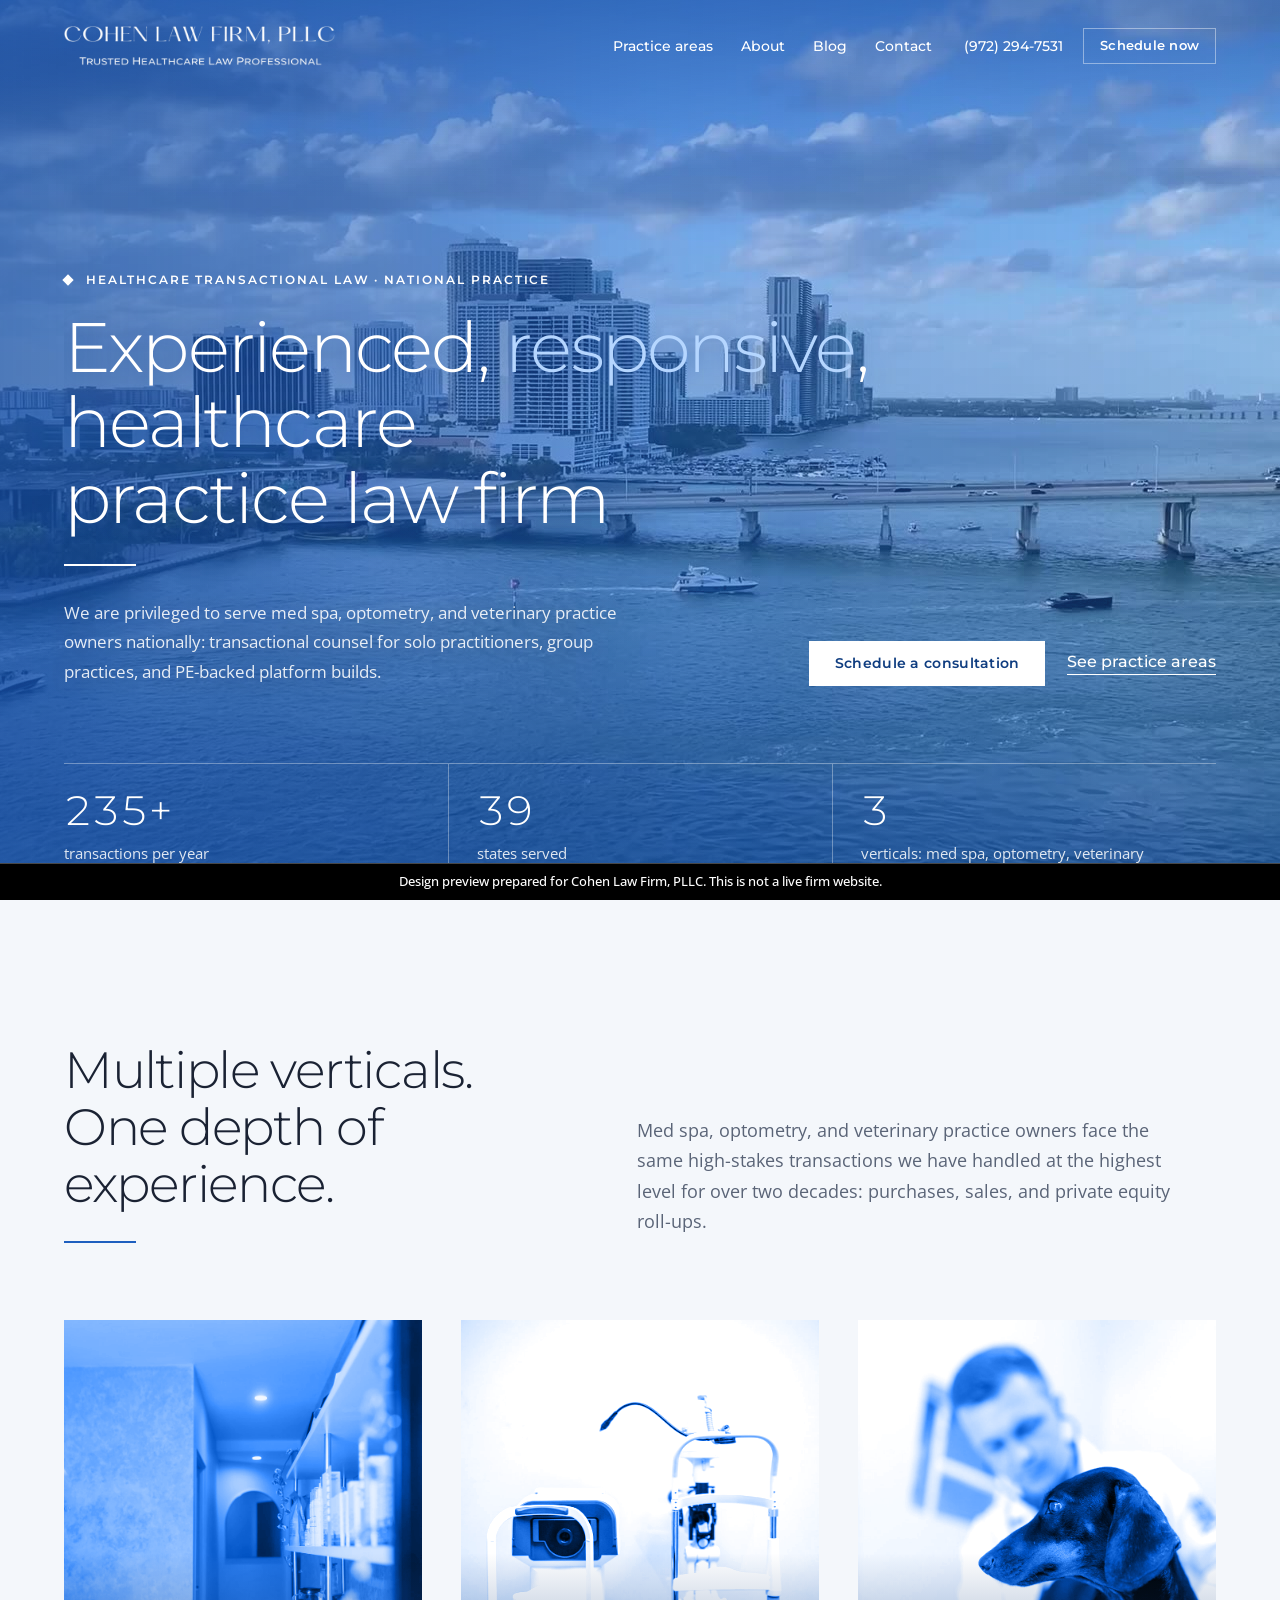
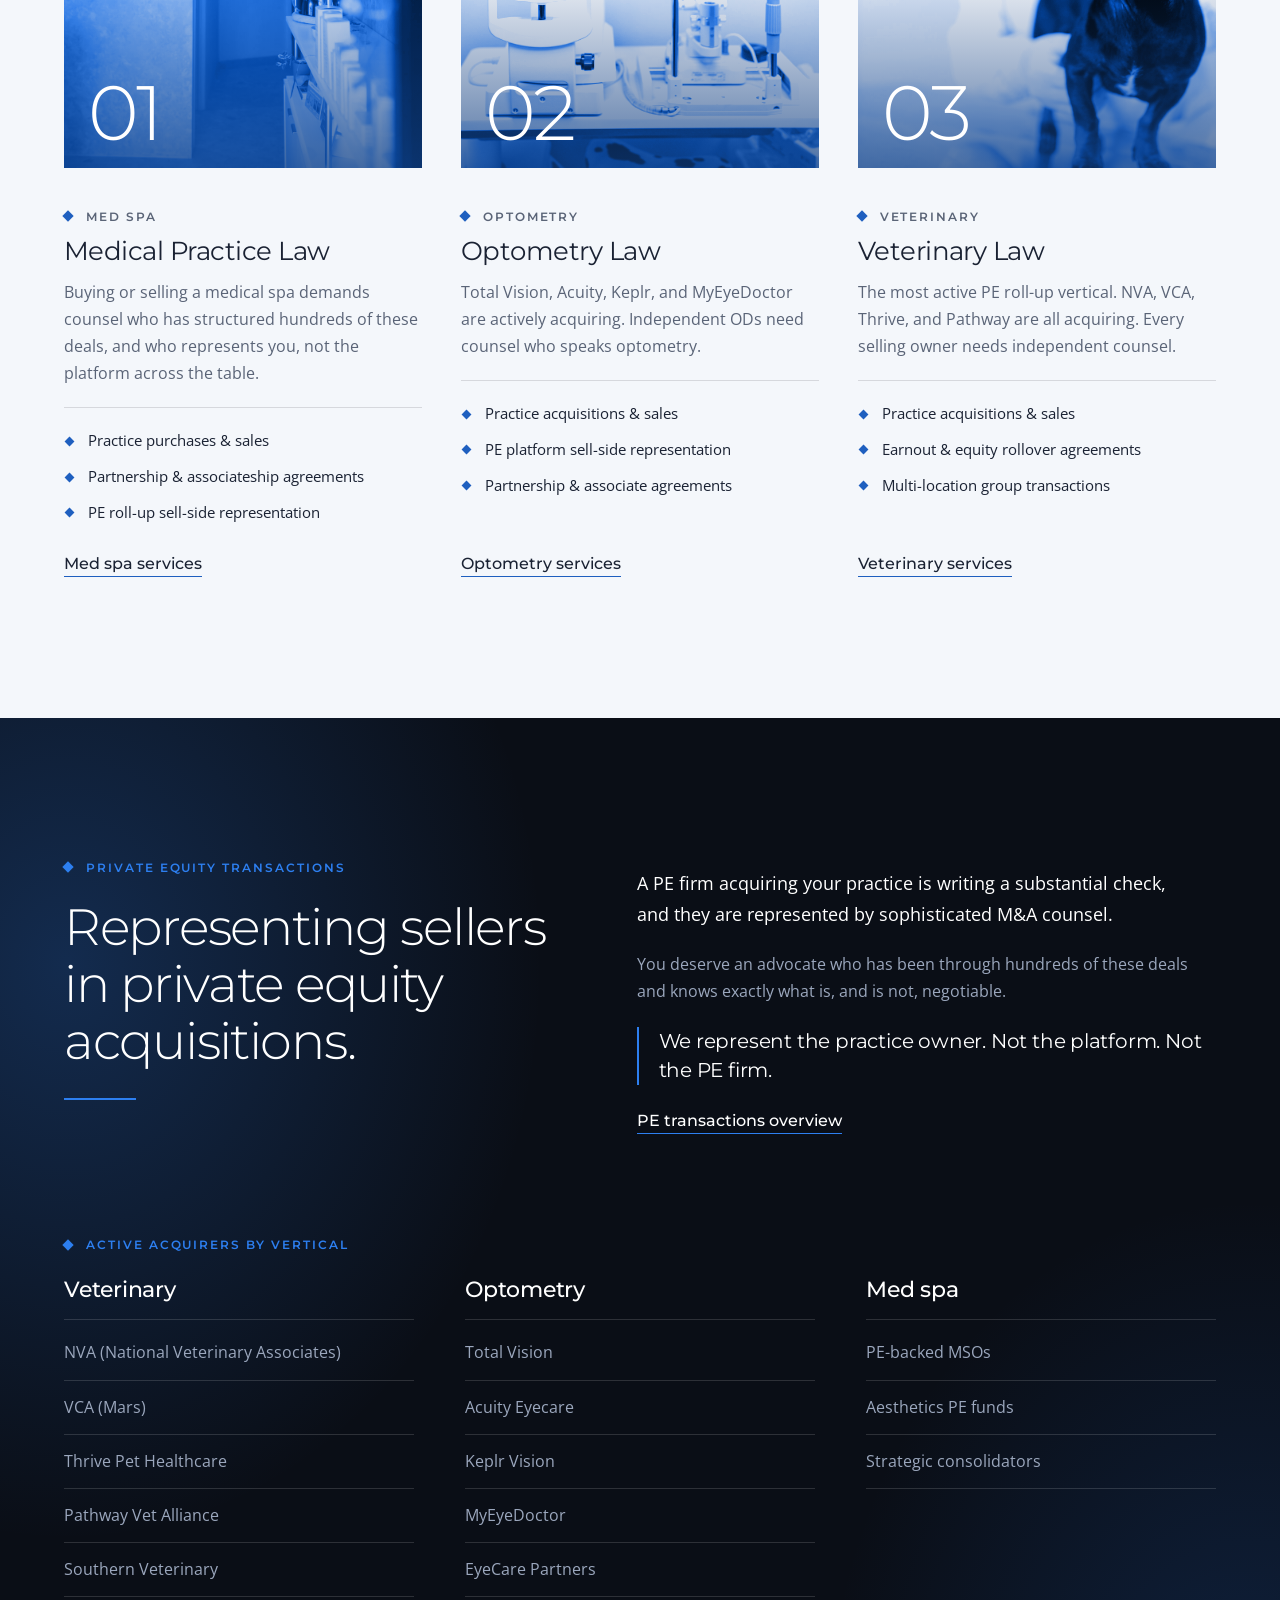
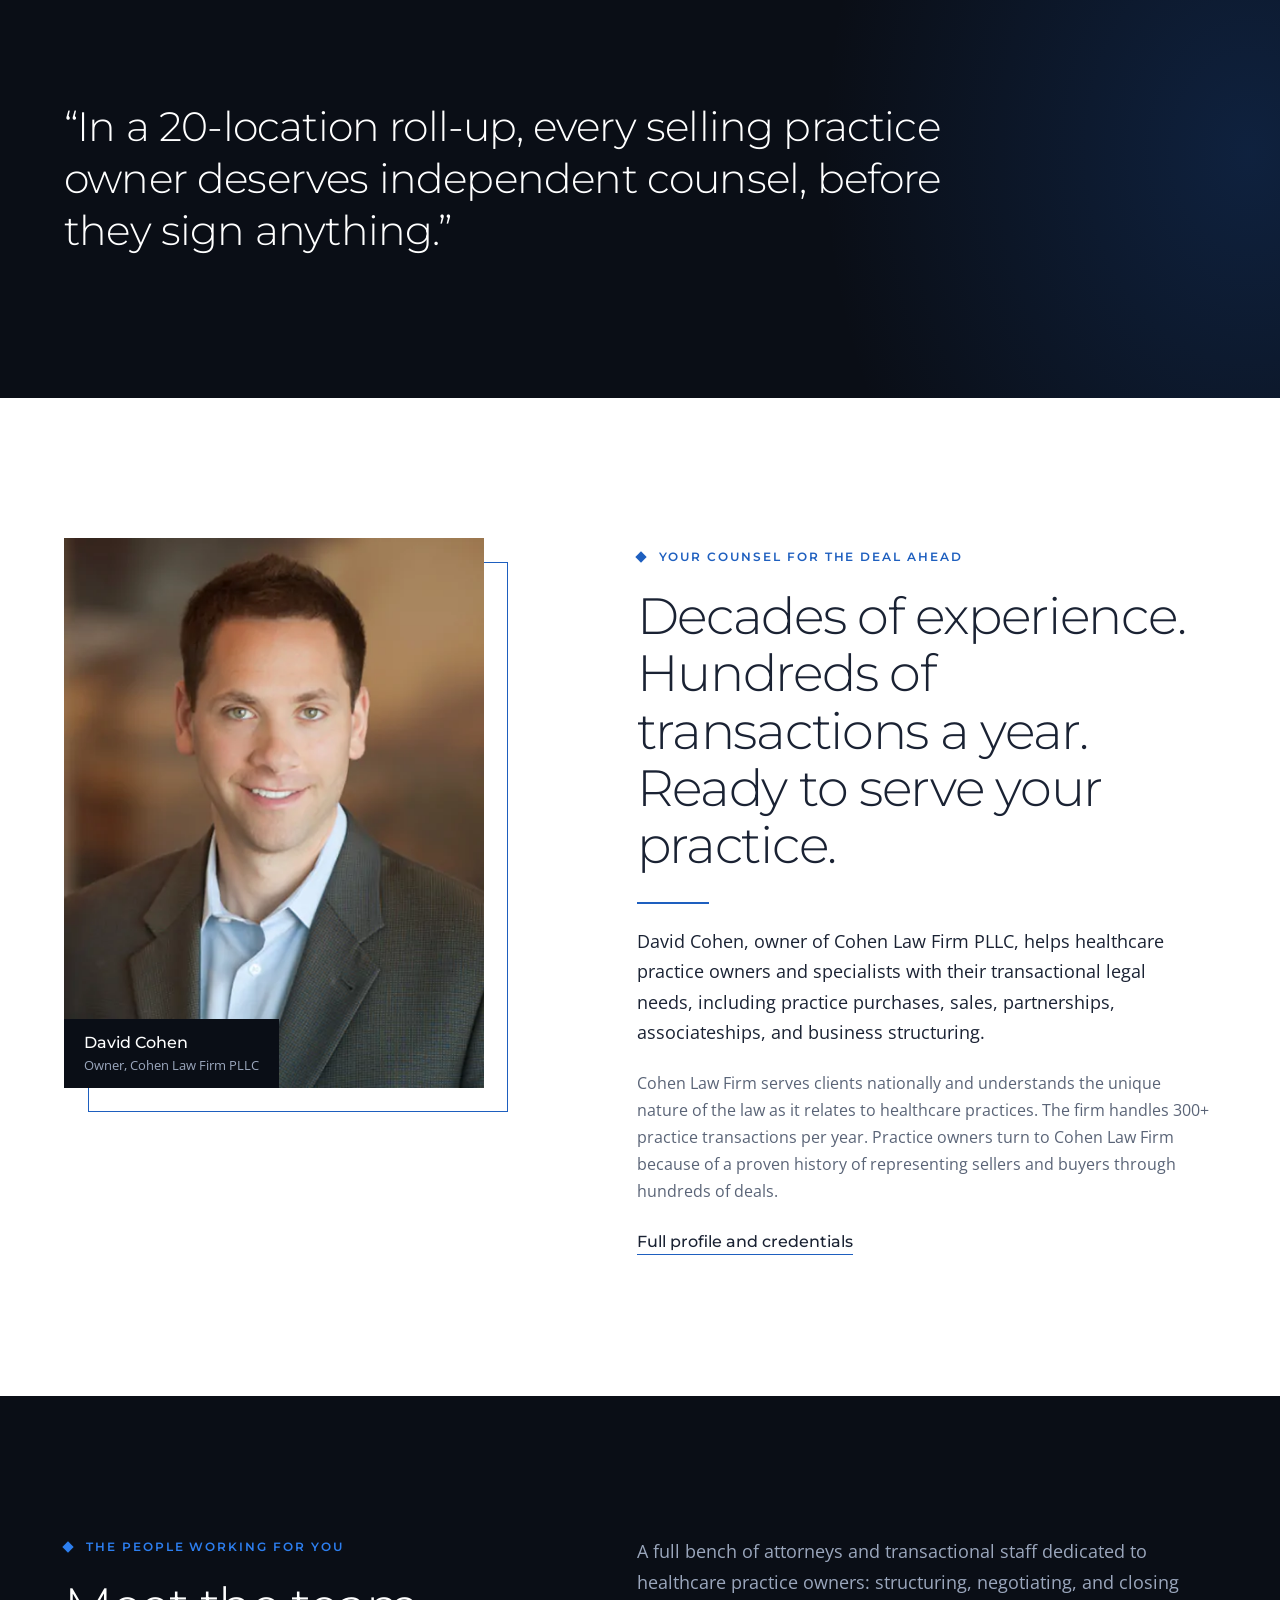
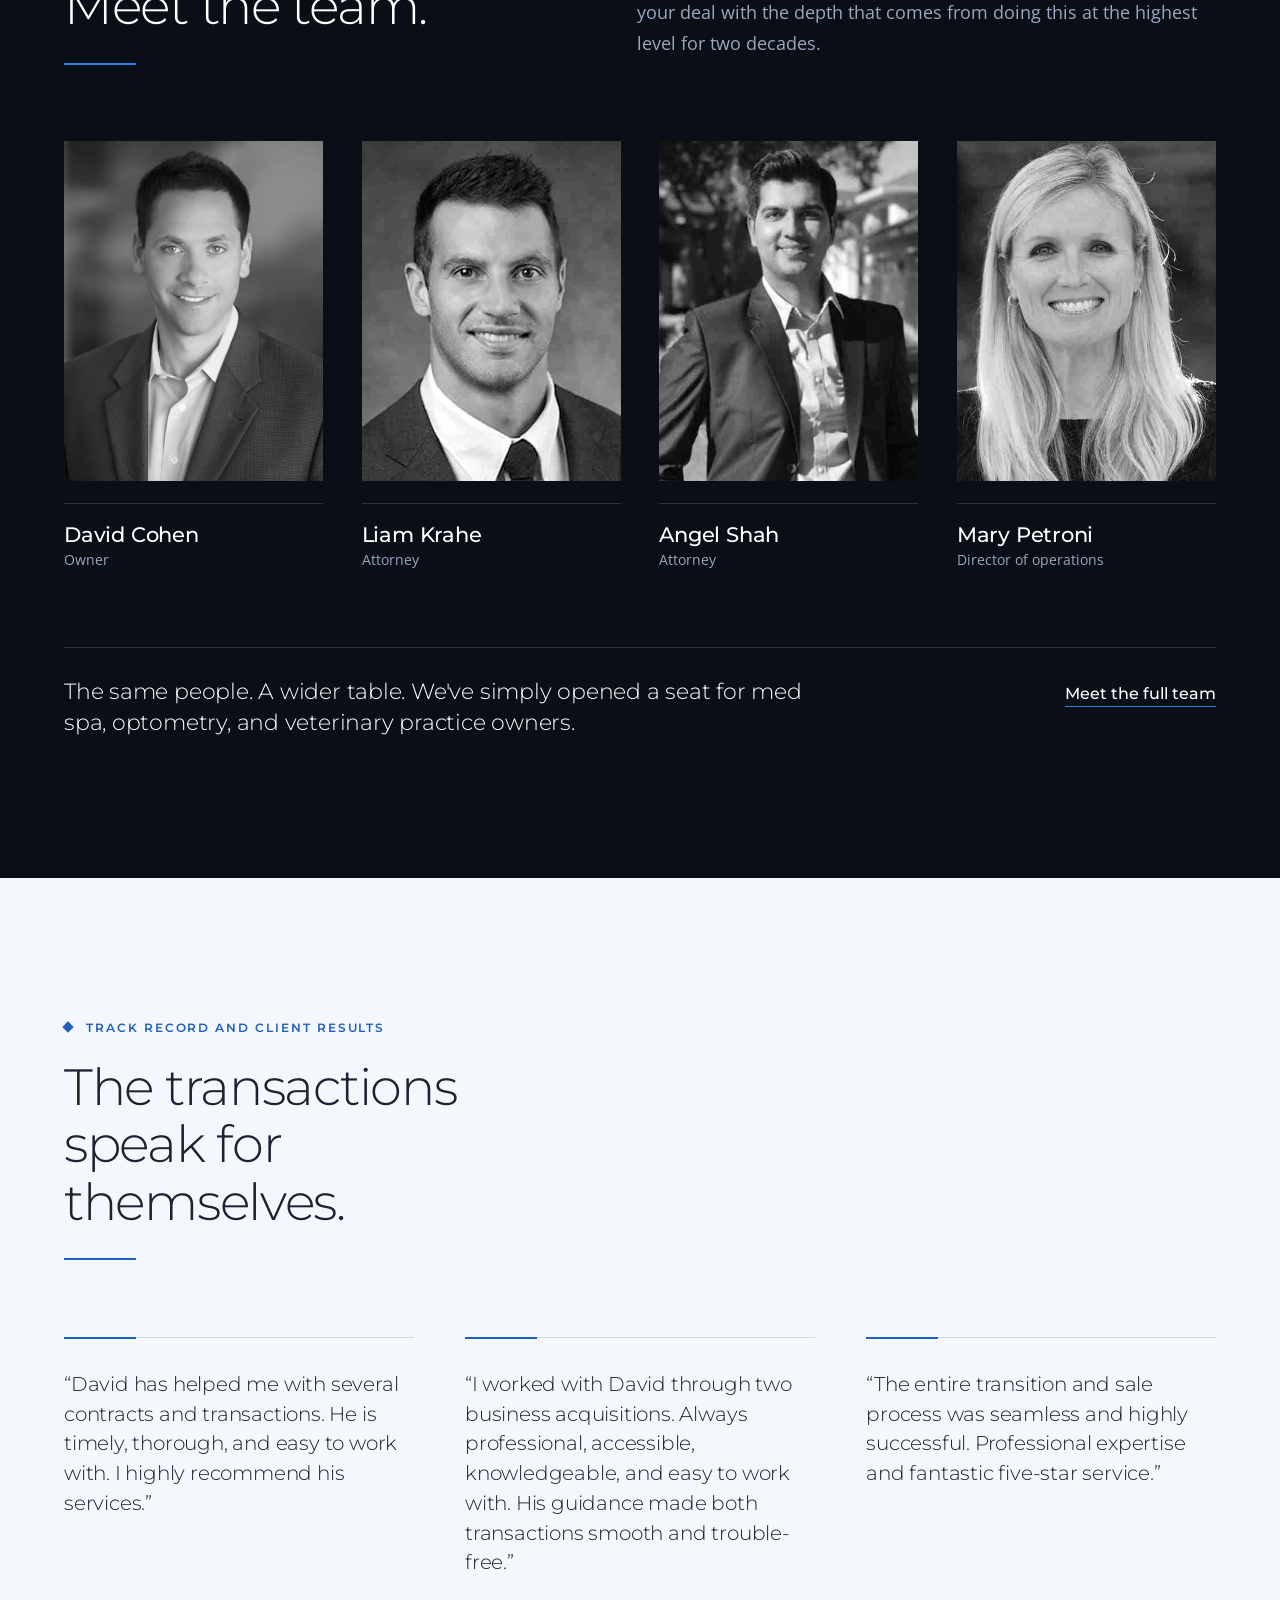
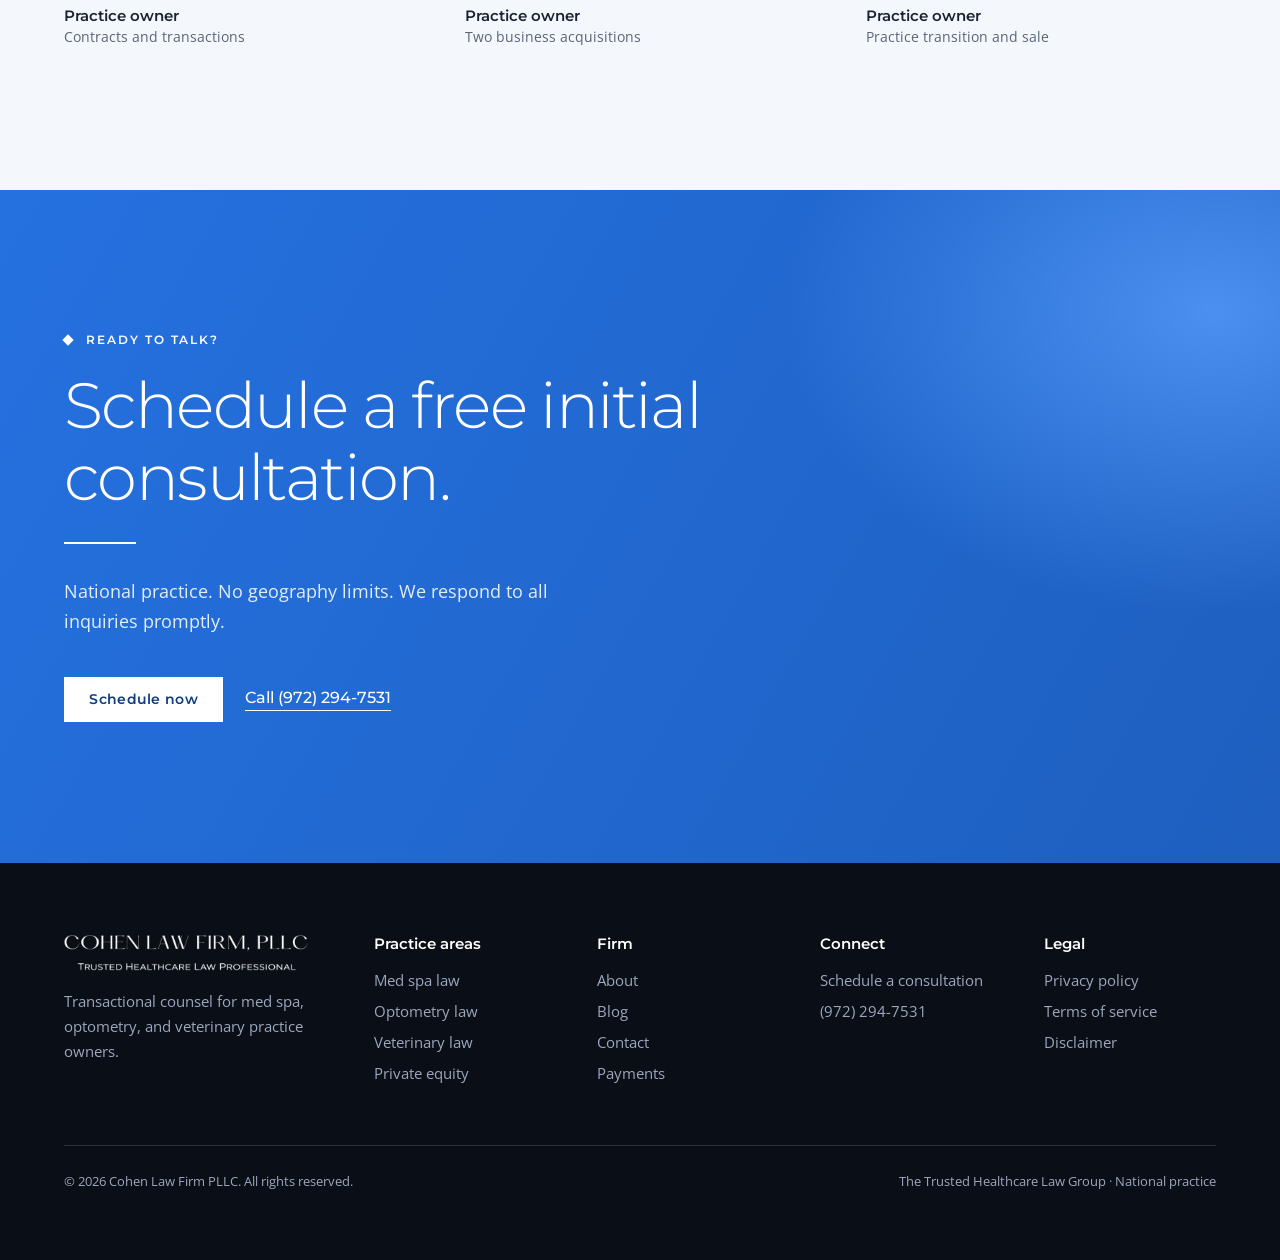
<file: index.html>
<!doctype html>
<html lang="en">
<head>
<meta charset="utf-8">
<meta name="viewport" content="width=device-width, initial-scale=1">
<meta name="robots" content="noindex">
<title>Cohen Law Firm PLLC | The Trusted Healthcare Law Group</title>
<meta name="description" content="Transactional counsel for med spa, optometry, and veterinary practice owners nationally: practice purchases, sales, partnerships, and private equity roll-ups.">
<link rel="preconnect" href="https://fonts.googleapis.com">
<link rel="preconnect" href="https://fonts.gstatic.com" crossorigin>
<link href="https://fonts.googleapis.com/css2?family=Montserrat:wght@300;400;500;600&family=Open+Sans:wght@400;600&display=swap" rel="stylesheet">
<link rel="preload" as="image" href="assets/hero-poster.jpg">
<script>document.documentElement.classList.add('js')</script>
<link rel="stylesheet" href="assets/site.css">
</head>
<body>
<aside class="preview-note" role="note">Design preview prepared for Cohen Law Firm, PLLC. This is not a live firm website.</aside>
<a class="skip" href="#main">Skip to content</a>

<!-- Header, closing section and footer here are the source for every inner page: replica/build_pages.py copies them. -->
<header class="header" id="header">
  <div class="wrap">
    <a class="logo" href="index.html" aria-label="Cohen Law Firm PLLC home"><img src="assets/logo.png" width="678" height="100" alt="Cohen Law Firm, PLLC. Trusted Healthcare Law Professional"></a>
    <button class="menu-btn" id="menuBtn" aria-expanded="false" aria-controls="nav">Menu</button>
    <nav class="nav" id="nav" aria-label="Main">
      <div class="drop">
        <a href="index.html#practice">Practice areas</a>
        <ul>
          <li><a href="med-spa-law.html">Med spa law</a></li>
          <li><a href="optometry-law.html">Optometry law</a></li>
          <li><a href="veterinary-law.html">Veterinary law</a></li>
          <li><a href="private-equity-transactions.html">Private equity transactions</a></li>
        </ul>
      </div>
      <a href="about.html">About</a>
      <a href="blog/index.html">Blog</a>
      <a href="contact.html">Contact</a>
    </nav>
    <div class="header-cta">
      <a href="tel:+19722947531">(972) 294-7531</a>
      <a class="btn btn--ghost" href="contact.html">Schedule now</a>
    </div>
  </div>
</header>

<main id="main">

<section class="hero" id="top">
  <video autoplay muted loop playsinline poster="assets/hero-poster.jpg" aria-hidden="true">
    <source src="assets/hero.mp4" type="video/mp4">
  </video>
  <div class="wrap hero-body">
    <p class="eyebrow">Healthcare transactional law &middot; National practice</p>
    <h1>
      <span class="line" style="--i:0"><span>Experienced, <span class="blue">responsive</span>,</span></span>
      <span class="line" style="--i:1"><span>healthcare</span></span>
      <span class="line" style="--i:2"><span>practice law firm</span></span>
    </h1>
    <i class="rule"></i>
    <div class="hero-sub">
      <p>We are privileged to serve med spa, optometry, and veterinary practice owners nationally: transactional counsel for solo practitioners, group practices, and PE-backed platform builds.</p>
      <div class="hero-actions">
        <a class="btn" href="contact.html">Schedule a consultation</a>
        <a class="link" href="#practice">See practice areas</a>
      </div>
    </div>
    <dl class="facts">
      <div><dt data-count="300" data-suffix="+">300+</dt><dd>transactions per year</dd></div>
      <div><dt data-count="50" data-suffix="">50</dt><dd>states served</dd></div>
      <div><dt>3</dt><dd>verticals: med spa, optometry, veterinary</dd></div>
    </dl>
  </div>
</section>

<section class="mist" id="practice">
  <div class="wrap">
    <div class="head">
      <div><h2 class="rv">Multiple verticals. One depth of experience.</h2><i class="rule"></i></div>
      <p class="lede">Med spa, optometry, and veterinary practice owners face the same high-stakes transactions we have handled at the highest level for over two decades: purchases, sales, and private equity roll-ups.</p>
    </div>
    <ul class="verts">
      <li><a href="med-spa-law.html">
        <div class="frame"><img src="assets/vert-medspa.jpg" width="900" height="1125" alt="" loading="lazy"><b aria-hidden="true">01</b></div>
        <p class="eyebrow">Med spa</p>
        <h3>Medical Practice Law</h3>
        <p>Buying or selling a medical spa demands counsel who has structured hundreds of these deals, and who represents you, not the platform across the table.</p>
        <ul class="ticks">
          <li>Practice purchases &amp; sales</li>
          <li>Partnership &amp; associateship agreements</li>
          <li>PE roll-up sell-side representation</li>
        </ul>
        <span class="link">Med spa services</span>
      </a></li>
      <li><a href="optometry-law.html">
        <div class="frame"><img src="assets/vert-optometry.jpg" width="900" height="1125" alt="" loading="lazy"><b aria-hidden="true">02</b></div>
        <p class="eyebrow">Optometry</p>
        <h3>Optometry Law</h3>
        <p>Total Vision, Acuity, Keplr, and MyEyeDoctor are actively acquiring. Independent ODs need counsel who speaks optometry.</p>
        <ul class="ticks">
          <li>Practice acquisitions &amp; sales</li>
          <li>PE platform sell-side representation</li>
          <li>Partnership &amp; associate agreements</li>
        </ul>
        <span class="link">Optometry services</span>
      </a></li>
      <li><a href="veterinary-law.html">
        <div class="frame"><img src="assets/vert-veterinary.jpg" width="900" height="1125" alt="" loading="lazy"><b aria-hidden="true">03</b></div>
        <p class="eyebrow">Veterinary</p>
        <h3>Veterinary Law</h3>
        <p>The most active PE roll-up vertical. NVA, VCA, Thrive, and Pathway are all acquiring. Every selling owner needs independent counsel.</p>
        <ul class="ticks">
          <li>Practice acquisitions &amp; sales</li>
          <li>Earnout &amp; equity rollover agreements</li>
          <li>Multi-location group transactions</li>
        </ul>
        <span class="link">Veterinary services</span>
      </a></li>
    </ul>
  </div>
</section>

<section class="pe" id="pe">
  <div class="wrap">
    <div class="split">
      <div>
        <p class="eyebrow">Private equity transactions</p>
        <h2 class="rv">Representing sellers in private equity acquisitions.</h2><i class="rule"></i>
      </div>
      <div class="copy">
        <p class="lede" style="color:#fff">A PE firm acquiring your practice is writing a substantial check, and they are represented by sophisticated M&amp;A counsel.</p>
        <p class="quiet">You deserve an advocate who has been through hundreds of these deals and knows exactly what is, and is not, negotiable.</p>
        <p class="stance">We represent the practice owner. Not the platform. Not the PE firm.</p>
        <p><a class="link" href="private-equity-transactions.html">PE transactions overview</a></p>
      </div>
    </div>

    <div class="acq">
      <h3 class="eyebrow">Active acquirers by vertical</h3>
      <div class="acq-grid">
        <div>
          <h4>Veterinary</h4>
          <ul><li>NVA (National Veterinary Associates)</li><li>VCA (Mars)</li><li>Thrive Pet Healthcare</li><li>Pathway Vet Alliance</li><li>Southern Veterinary</li></ul>
        </div>
        <div>
          <h4>Optometry</h4>
          <ul><li>Total Vision</li><li>Acuity Eyecare</li><li>Keplr Vision</li><li>MyEyeDoctor</li><li>EyeCare Partners</li></ul>
        </div>
        <div>
          <h4>Med spa</h4>
          <ul><li>PE-backed MSOs</li><li>Aesthetics PE funds</li><li>Strategic consolidators</li></ul>
        </div>
      </div>
    </div>

    <blockquote class="pull rv">&ldquo;In a 20-location roll-up, every selling practice owner deserves independent counsel, before they sign anything.&rdquo;</blockquote>
  </div>
</section>

<section class="white" id="about">
  <div class="wrap split">
    <figure class="portrait">
      <img src="assets/david-cohen.webp" width="460" height="602" alt="David Cohen" loading="lazy">
      <figcaption>David Cohen<small>Owner, Cohen Law Firm PLLC</small></figcaption>
    </figure>
    <div class="copy">
      <div>
        <p class="eyebrow">Your counsel for the deal ahead</p>
        <h2 class="rv">Decades of experience. Hundreds of transactions a year. Ready to serve your practice.</h2><i class="rule"></i>
      </div>
      <p class="lede" style="color:var(--fg)">David Cohen, owner of Cohen Law Firm PLLC, helps healthcare practice owners and specialists with their transactional legal needs, including practice purchases, sales, partnerships, associateships, and business structuring.</p>
      <p class="quiet">Cohen Law Firm serves clients nationally and understands the unique nature of the law as it relates to healthcare practices. The firm handles 300+ practice transactions per year. Practice owners turn to Cohen Law Firm because of a proven history of representing sellers and buyers through hundreds of deals.</p>
      <p><a class="link" href="about.html">Full profile and credentials</a></p>
    </div>
  </div>
</section>

<section id="team">
  <div class="wrap">
    <div class="head">
      <div>
        <p class="eyebrow">The people working for you</p>
        <h2 class="rv">Meet the team.</h2><i class="rule"></i>
      </div>
      <p class="lede">A full bench of attorneys and transactional staff dedicated to healthcare practice owners: structuring, negotiating, and closing your deal with the depth that comes from doing this at the highest level for two decades.</p>
    </div>
    <ul class="team">
      <li><a href="about.html"><div><img src="assets/david-cohen.webp" width="460" height="602" alt="David Cohen" loading="lazy"></div><h3>David Cohen</h3><p>Owner</p></a></li>
      <li><a href="about.html#team"><div><img src="assets/liam-krahe.jpg" width="460" height="602" alt="Liam Krahe" loading="lazy"></div><h3>Liam Krahe</h3><p>Attorney</p></a></li>
      <li><a href="about.html#team"><div><img src="assets/angel-shah.jpg" width="460" height="602" alt="Angel Shah" loading="lazy"></div><h3>Angel Shah</h3><p>Attorney</p></a></li>
      <li><a href="about.html#team"><div><img src="assets/mary-petroni.jpg" width="460" height="602" alt="Mary Petroni" loading="lazy"></div><h3>Mary Petroni</h3><p>Director of operations</p></a></li>
    </ul>
    <div class="after">
      <p>The same people. A wider table. We've simply opened a seat for med spa, optometry, and veterinary practice owners.</p>
      <a class="link" href="about.html#team">Meet the full team</a>
    </div>
  </div>
</section>

<section class="mist" id="results">
  <div class="wrap">
    <div class="head">
      <div>
        <p class="eyebrow">Track record and client results</p>
        <h2 class="rv">The transactions speak for themselves.</h2><i class="rule"></i>
      </div>
    </div>
    <div class="quotes">
      <figure>
        <blockquote>&ldquo;David has helped me with several contracts and transactions. He is timely, thorough, and easy to work with. I highly recommend his services.&rdquo;</blockquote>
        <figcaption><b>Practice owner</b>Contracts and transactions</figcaption>
      </figure>
      <figure>
        <blockquote>&ldquo;I worked with David through two business acquisitions. Always professional, accessible, knowledgeable, and easy to work with. His guidance made both transactions smooth and trouble-free.&rdquo;</blockquote>
        <figcaption><b>Practice owner</b>Two business acquisitions</figcaption>
      </figure>
      <figure>
        <blockquote>&ldquo;The entire transition and sale process was seamless and highly successful. Professional expertise and fantastic five-star service.&rdquo;</blockquote>
        <figcaption><b>Practice owner</b>Practice transition and sale</figcaption>
      </figure>
    </div>
  </div>
</section>

<section class="closing" id="contact">
  <div class="wrap">
    <p class="eyebrow">Ready to talk?</p>
    <h2 class="rv">Schedule a free initial consultation.</h2><i class="rule"></i>
    <p class="lede">National practice. No geography limits. We respond to all inquiries promptly.</p>
    <div class="hero-actions">
      <a class="btn" href="contact.html">Schedule now</a>
      <a class="link" href="tel:+19722947531">Call (972) 294-7531</a>
    </div>
  </div>
</section>

</main>

<footer>
  <div class="wrap">
    <div class="foot">
      <div>
        <img src="assets/logo.png" width="678" height="100" alt="Cohen Law Firm, PLLC" loading="lazy">
        <p>Transactional counsel for med spa, optometry, and veterinary practice owners.</p>
      </div>
      <div>
        <h3>Practice areas</h3>
        <ul>
          <li><a href="med-spa-law.html">Med spa law</a></li>
          <li><a href="optometry-law.html">Optometry law</a></li>
          <li><a href="veterinary-law.html">Veterinary law</a></li>
          <li><a href="private-equity-transactions.html">Private equity</a></li>
        </ul>
      </div>
      <div>
        <h3>Firm</h3>
        <ul>
          <li><a href="about.html">About</a></li>
          <li><a href="blog/index.html">Blog</a></li>
          <li><a href="contact.html">Contact</a></li>
          <li><a href="https://secure.lawpay.com/pages/cohenlawfirmpllc/operating">Payments</a></li>
        </ul>
      </div>
      <div>
        <h3>Connect</h3>
        <ul>
          <li><a href="contact.html">Schedule a consultation</a></li>
          <li><a href="tel:+19722947531">(972) 294-7531</a></li>
        </ul>
      </div>
      <div>
        <h3>Legal</h3>
        <ul>
          <li><a href="privacy-policy.html">Privacy policy</a></li>
          <li><a href="terms-of-service.html">Terms of service</a></li>
          <li><a href="disclaimer.html">Disclaimer</a></li>
        </ul>
      </div>
    </div>
    <div class="legal">
      <span>&copy; 2026 Cohen Law Firm PLLC. All rights reserved.</span>
      <span>The Trusted Healthcare Law Group &middot; National practice</span>
    </div>
  </div>
</footer>

<script src="assets/site.js"></script>
</body>
</html>
</file>
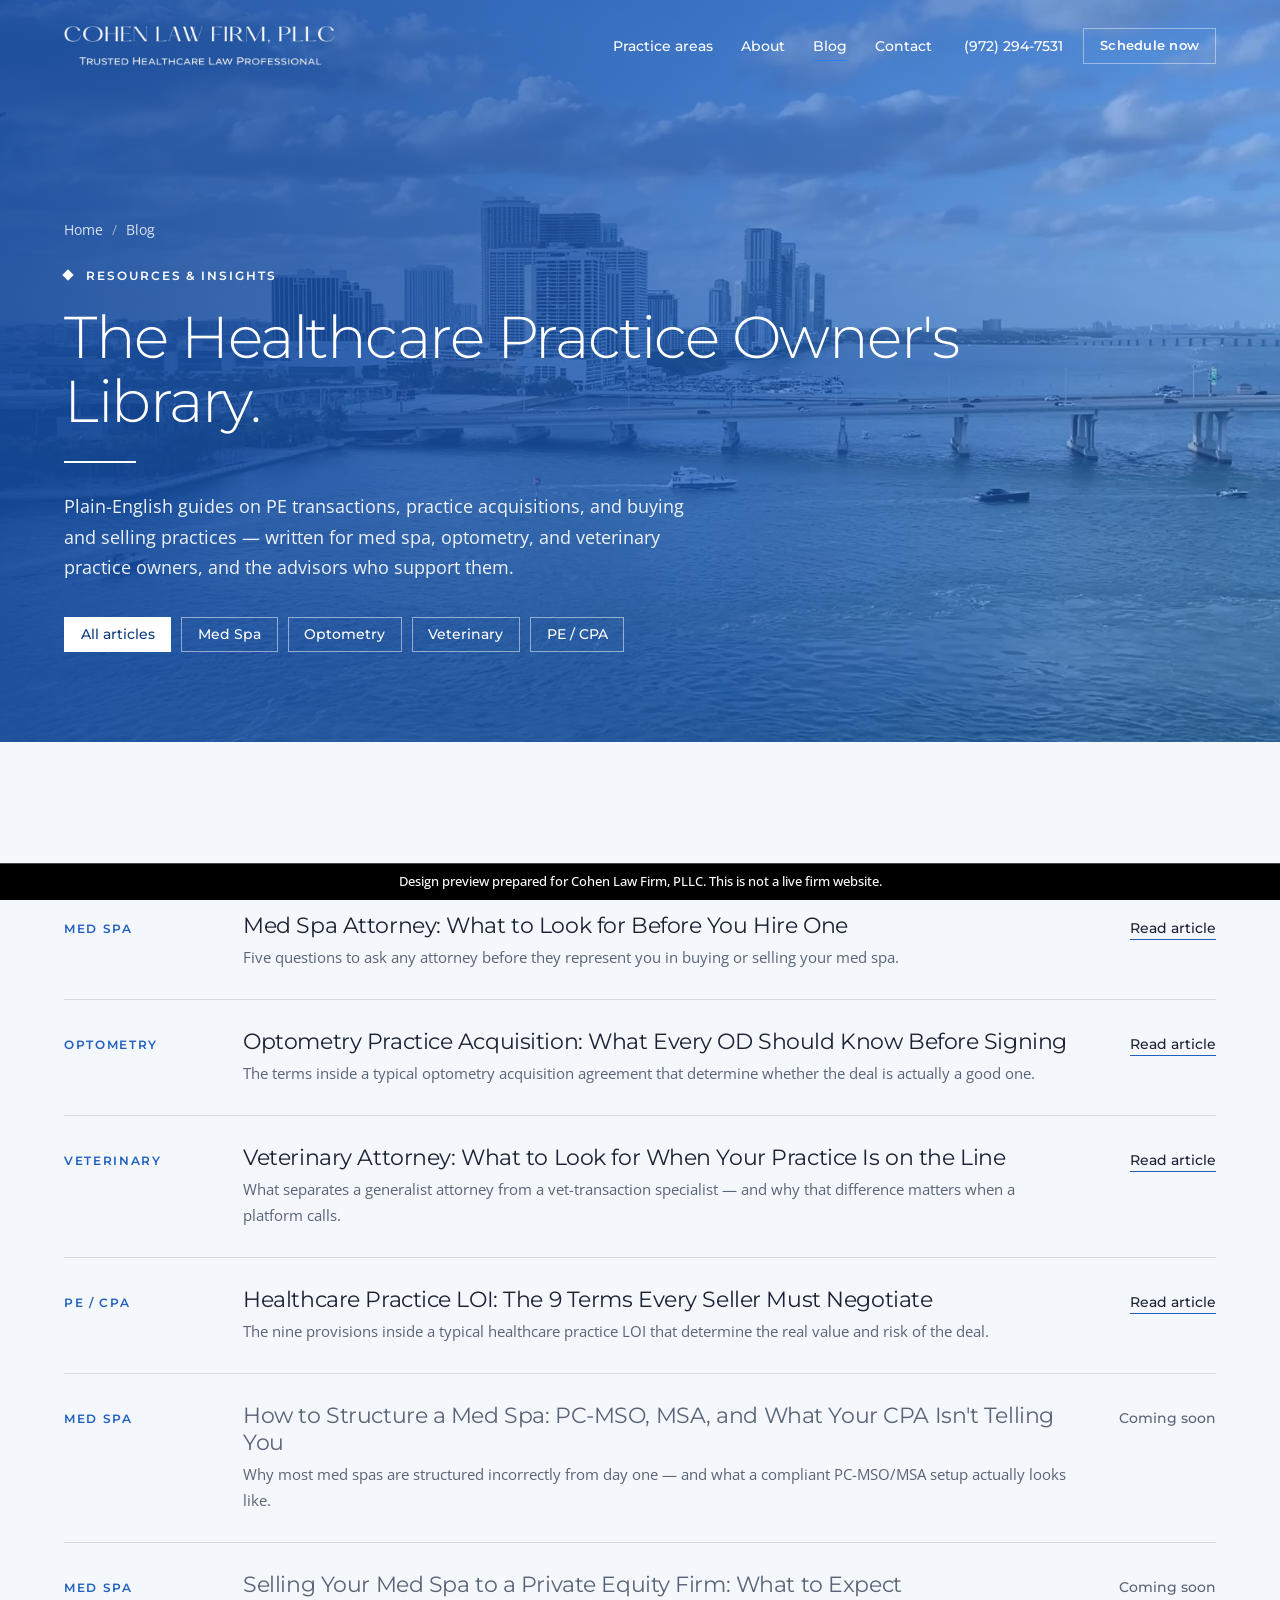
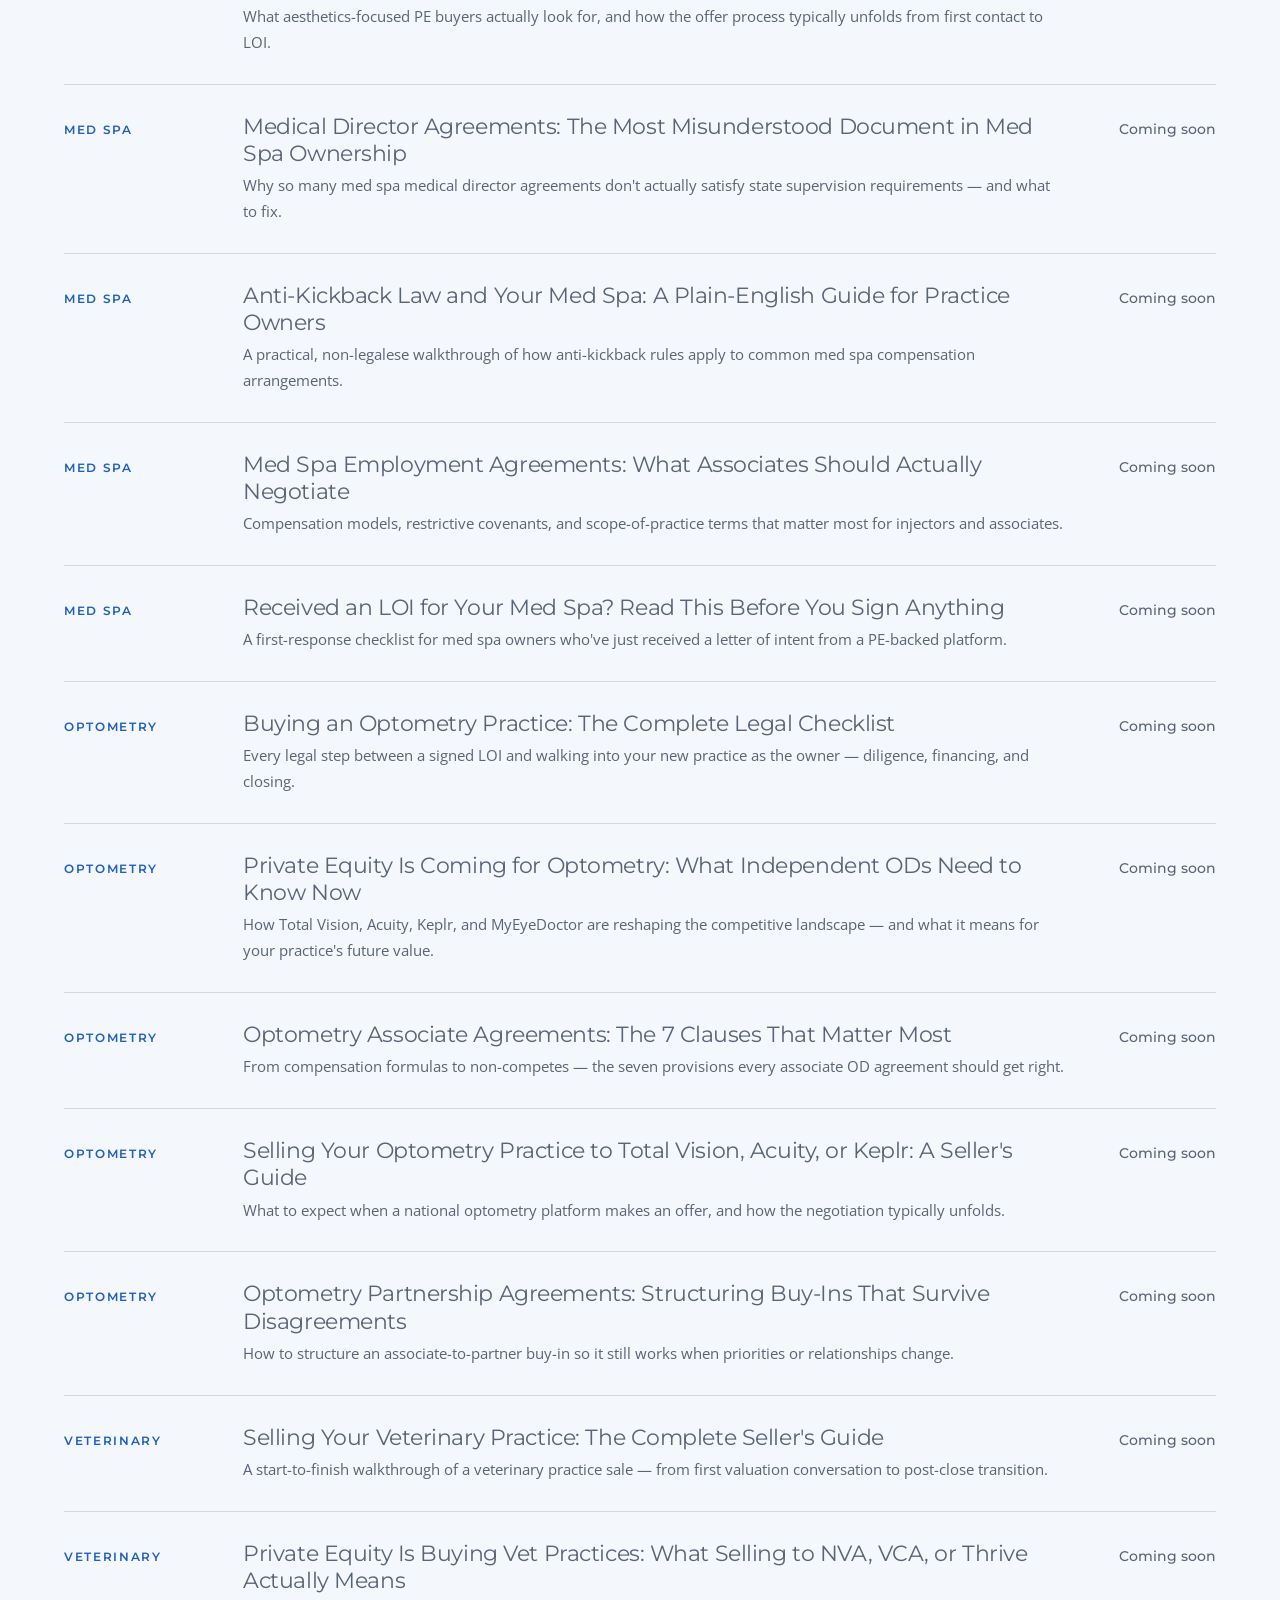
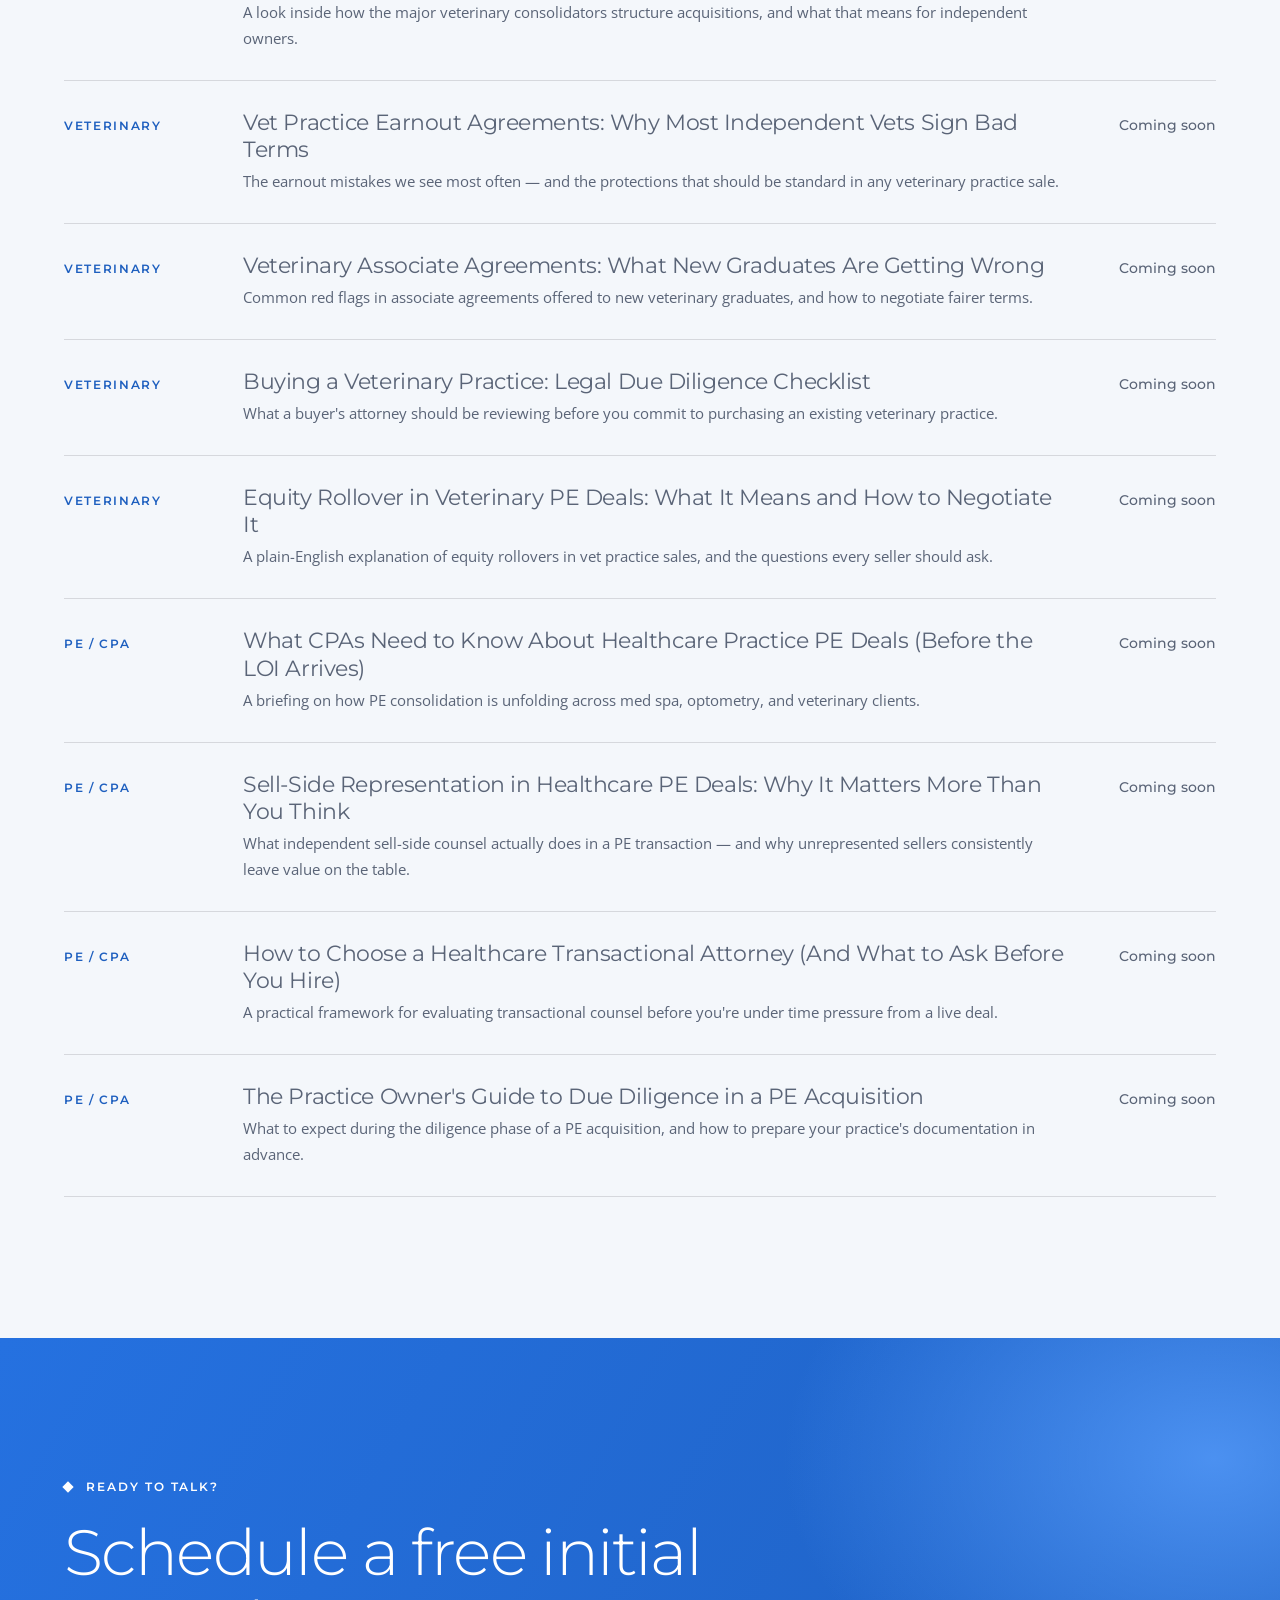
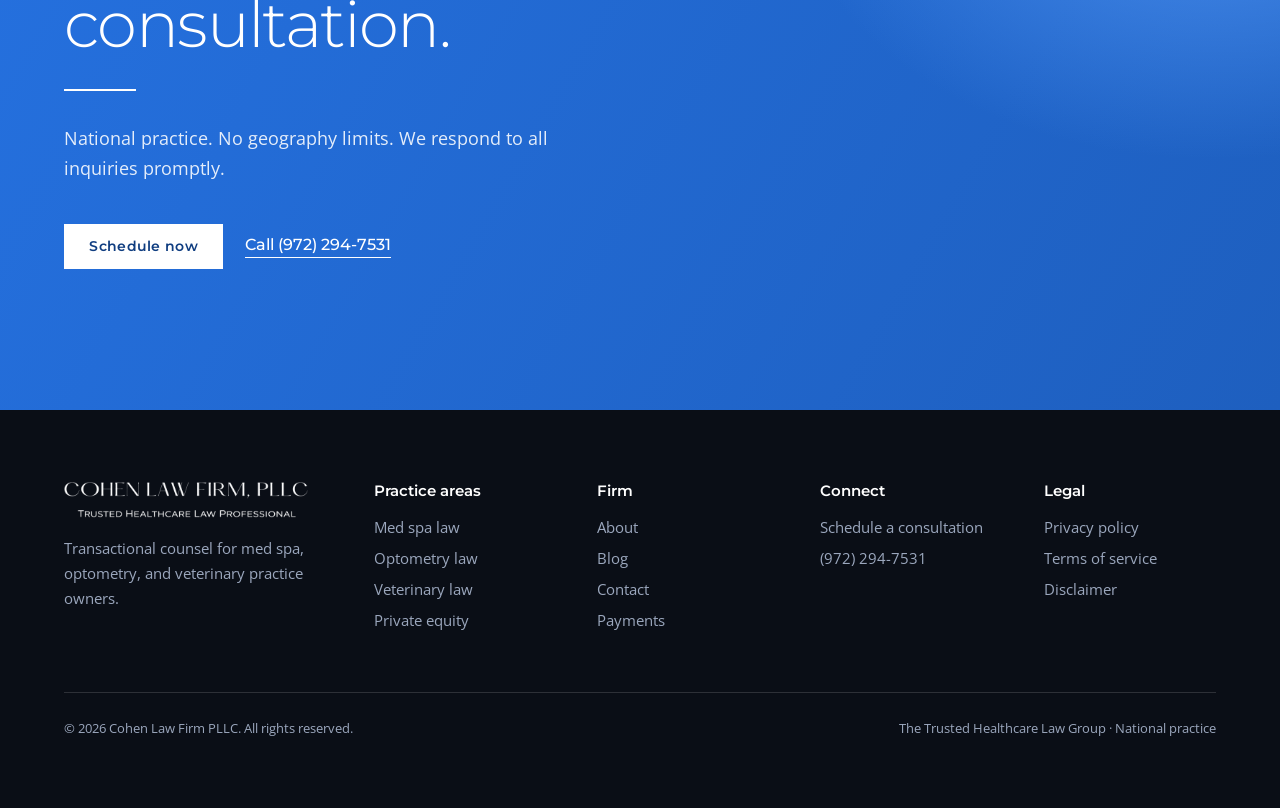
<file: blog/index.html>
<!doctype html>
<html lang="en">
<head>
<meta charset="utf-8">
<meta name="viewport" content="width=device-width, initial-scale=1">
<meta name="robots" content="noindex">
<title>Healthcare Practice Law Blog | Cohen Law Firm PLLC</title>
<meta name="description" content="Articles on PE transactions, practice acquisitions, and buying and selling practices for med spa, optometry, and veterinary practice owners.">
<link rel="preconnect" href="https://fonts.googleapis.com">
<link rel="preconnect" href="https://fonts.gstatic.com" crossorigin>
<link href="https://fonts.googleapis.com/css2?family=Montserrat:wght@300;400;500;600&family=Open+Sans:wght@400;600&display=swap" rel="stylesheet">
<script>document.documentElement.classList.add('js')</script>
<link rel="stylesheet" href="../assets/site.css">
</head>
<body>
<aside class="preview-note" role="note">Design preview prepared for Cohen Law Firm, PLLC. This is not a live firm website.</aside>
<a class="skip" href="#main">Skip to content</a>

<!-- Generated by replica/build_pages.py from replica/src/blog/index.html. Edit the script, not this file. -->
<header class="header" id="header">
  <div class="wrap">
    <a class="logo" href="../index.html" aria-label="Cohen Law Firm PLLC home"><img src="../assets/logo.png" width="678" height="100" alt="Cohen Law Firm, PLLC. Trusted Healthcare Law Professional"></a>
    <button class="menu-btn" id="menuBtn" aria-expanded="false" aria-controls="nav">Menu</button>
    <nav class="nav" id="nav" aria-label="Main">
      <div class="drop">
        <a href="../index.html#practice">Practice areas</a>
        <ul>
          <li><a href="../med-spa-law.html">Med spa law</a></li>
          <li><a href="../optometry-law.html">Optometry law</a></li>
          <li><a href="../veterinary-law.html">Veterinary law</a></li>
          <li><a href="../private-equity-transactions.html">Private equity transactions</a></li>
        </ul>
      </div>
      <a href="../about.html">About</a>
      <a href="../blog/index.html" aria-current="page">Blog</a>
      <a href="../contact.html">Contact</a>
    </nav>
    <div class="header-cta">
      <a href="tel:+19722947531">(972) 294-7531</a>
      <a class="btn btn--ghost" href="../contact.html">Schedule now</a>
    </div>
  </div>
</header>

<main id="main">

<section class="page-hero" style="background-image:url(../assets/hero-poster.jpg)">
  <div class="wrap">
    <p class="crumbs"><a href="../index.html">Home</a><span>/</span>Blog</p>
    <p class="eyebrow">Resources &amp; Insights</p>
    <h1>The Healthcare Practice Owner's Library.</h1><i class="rule"></i>
    <p class="lede">Plain-English guides on PE transactions, practice acquisitions, and buying and selling practices — written for med spa, optometry, and veterinary practice owners, and the advisors who support them.</p>
    <div class="chips" role="group" aria-label="Filter articles"><button type="button" data-cat="all" aria-pressed="true">All articles</button><button type="button" data-cat="Med Spa" aria-pressed="false">Med Spa</button><button type="button" data-cat="Optometry" aria-pressed="false">Optometry</button><button type="button" data-cat="Veterinary" aria-pressed="false">Veterinary</button><button type="button" data-cat="PE / CPA" aria-pressed="false">PE / CPA</button></div>
  </div>
</section>

<section class="mist">
  <div class="wrap"><ul class="rows"><li data-cat="Med Spa"><a href="../blog/med-spa-attorney-what-to-look-for.html"><small>Med Spa</small><div><strong>Med Spa Attorney: What to Look for Before You Hire One</strong><span>Five questions to ask any attorney before they represent you in buying or selling your med spa.</span></div><em>Read article</em></a></li><li data-cat="Optometry"><a href="../blog/optometry-practice-acquisition-guide.html"><small>Optometry</small><div><strong>Optometry Practice Acquisition: What Every OD Should Know Before Signing</strong><span>The terms inside a typical optometry acquisition agreement that determine whether the deal is actually a good one.</span></div><em>Read article</em></a></li><li data-cat="Veterinary"><a href="../blog/veterinary-attorney-what-to-look-for.html"><small>Veterinary</small><div><strong>Veterinary Attorney: What to Look for When Your Practice Is on the Line</strong><span>What separates a generalist attorney from a vet-transaction specialist — and why that difference matters when a platform calls.</span></div><em>Read article</em></a></li><li data-cat="PE / CPA"><a href="../blog/healthcare-practice-loi-9-terms.html"><small>PE / CPA</small><div><strong>Healthcare Practice LOI: The 9 Terms Every Seller Must Negotiate</strong><span>The nine provisions inside a typical healthcare practice LOI that determine the real value and risk of the deal.</span></div><em>Read article</em></a></li><li data-cat="Med Spa" class="soon"><div><small>Med Spa</small><div><strong>How to Structure a Med Spa: PC-MSO, MSA, and What Your CPA Isn't Telling You</strong><span>Why most med spas are structured incorrectly from day one — and what a compliant PC-MSO/MSA setup actually looks like.</span></div><em>Coming soon</em></div></li><li data-cat="Med Spa" class="soon"><div><small>Med Spa</small><div><strong>Selling Your Med Spa to a Private Equity Firm: What to Expect</strong><span>What aesthetics-focused PE buyers actually look for, and how the offer process typically unfolds from first contact to LOI.</span></div><em>Coming soon</em></div></li><li data-cat="Med Spa" class="soon"><div><small>Med Spa</small><div><strong>Medical Director Agreements: The Most Misunderstood Document in Med Spa Ownership</strong><span>Why so many med spa medical director agreements don't actually satisfy state supervision requirements — and what to fix.</span></div><em>Coming soon</em></div></li><li data-cat="Med Spa" class="soon"><div><small>Med Spa</small><div><strong>Anti-Kickback Law and Your Med Spa: A Plain-English Guide for Practice Owners</strong><span>A practical, non-legalese walkthrough of how anti-kickback rules apply to common med spa compensation arrangements.</span></div><em>Coming soon</em></div></li><li data-cat="Med Spa" class="soon"><div><small>Med Spa</small><div><strong>Med Spa Employment Agreements: What Associates Should Actually Negotiate</strong><span>Compensation models, restrictive covenants, and scope-of-practice terms that matter most for injectors and associates.</span></div><em>Coming soon</em></div></li><li data-cat="Med Spa" class="soon"><div><small>Med Spa</small><div><strong>Received an LOI for Your Med Spa? Read This Before You Sign Anything</strong><span>A first-response checklist for med spa owners who've just received a letter of intent from a PE-backed platform.</span></div><em>Coming soon</em></div></li><li data-cat="Optometry" class="soon"><div><small>Optometry</small><div><strong>Buying an Optometry Practice: The Complete Legal Checklist</strong><span>Every legal step between a signed LOI and walking into your new practice as the owner — diligence, financing, and closing.</span></div><em>Coming soon</em></div></li><li data-cat="Optometry" class="soon"><div><small>Optometry</small><div><strong>Private Equity Is Coming for Optometry: What Independent ODs Need to Know Now</strong><span>How Total Vision, Acuity, Keplr, and MyEyeDoctor are reshaping the competitive landscape — and what it means for your practice's future value.</span></div><em>Coming soon</em></div></li><li data-cat="Optometry" class="soon"><div><small>Optometry</small><div><strong>Optometry Associate Agreements: The 7 Clauses That Matter Most</strong><span>From compensation formulas to non-competes — the seven provisions every associate OD agreement should get right.</span></div><em>Coming soon</em></div></li><li data-cat="Optometry" class="soon"><div><small>Optometry</small><div><strong>Selling Your Optometry Practice to Total Vision, Acuity, or Keplr: A Seller's Guide</strong><span>What to expect when a national optometry platform makes an offer, and how the negotiation typically unfolds.</span></div><em>Coming soon</em></div></li><li data-cat="Optometry" class="soon"><div><small>Optometry</small><div><strong>Optometry Partnership Agreements: Structuring Buy-Ins That Survive Disagreements</strong><span>How to structure an associate-to-partner buy-in so it still works when priorities or relationships change.</span></div><em>Coming soon</em></div></li><li data-cat="Veterinary" class="soon"><div><small>Veterinary</small><div><strong>Selling Your Veterinary Practice: The Complete Seller's Guide</strong><span>A start-to-finish walkthrough of a veterinary practice sale — from first valuation conversation to post-close transition.</span></div><em>Coming soon</em></div></li><li data-cat="Veterinary" class="soon"><div><small>Veterinary</small><div><strong>Private Equity Is Buying Vet Practices: What Selling to NVA, VCA, or Thrive Actually Means</strong><span>A look inside how the major veterinary consolidators structure acquisitions, and what that means for independent owners.</span></div><em>Coming soon</em></div></li><li data-cat="Veterinary" class="soon"><div><small>Veterinary</small><div><strong>Vet Practice Earnout Agreements: Why Most Independent Vets Sign Bad Terms</strong><span>The earnout mistakes we see most often — and the protections that should be standard in any veterinary practice sale.</span></div><em>Coming soon</em></div></li><li data-cat="Veterinary" class="soon"><div><small>Veterinary</small><div><strong>Veterinary Associate Agreements: What New Graduates Are Getting Wrong</strong><span>Common red flags in associate agreements offered to new veterinary graduates, and how to negotiate fairer terms.</span></div><em>Coming soon</em></div></li><li data-cat="Veterinary" class="soon"><div><small>Veterinary</small><div><strong>Buying a Veterinary Practice: Legal Due Diligence Checklist</strong><span>What a buyer's attorney should be reviewing before you commit to purchasing an existing veterinary practice.</span></div><em>Coming soon</em></div></li><li data-cat="Veterinary" class="soon"><div><small>Veterinary</small><div><strong>Equity Rollover in Veterinary PE Deals: What It Means and How to Negotiate It</strong><span>A plain-English explanation of equity rollovers in vet practice sales, and the questions every seller should ask.</span></div><em>Coming soon</em></div></li><li data-cat="PE / CPA" class="soon"><div><small>PE / CPA</small><div><strong>What CPAs Need to Know About Healthcare Practice PE Deals (Before the LOI Arrives)</strong><span>A briefing on how PE consolidation is unfolding across med spa, optometry, and veterinary clients.</span></div><em>Coming soon</em></div></li><li data-cat="PE / CPA" class="soon"><div><small>PE / CPA</small><div><strong>Sell-Side Representation in Healthcare PE Deals: Why It Matters More Than You Think</strong><span>What independent sell-side counsel actually does in a PE transaction — and why unrepresented sellers consistently leave value on the table.</span></div><em>Coming soon</em></div></li><li data-cat="PE / CPA" class="soon"><div><small>PE / CPA</small><div><strong>How to Choose a Healthcare Transactional Attorney (And What to Ask Before You Hire)</strong><span>A practical framework for evaluating transactional counsel before you're under time pressure from a live deal.</span></div><em>Coming soon</em></div></li><li data-cat="PE / CPA" class="soon"><div><small>PE / CPA</small><div><strong>The Practice Owner's Guide to Due Diligence in a PE Acquisition</strong><span>What to expect during the diligence phase of a PE acquisition, and how to prepare your practice's documentation in advance.</span></div><em>Coming soon</em></div></li></ul></div>
</section>

<section class="closing" id="contact">
  <div class="wrap">
    <p class="eyebrow">Ready to talk?</p>
    <h2 class="rv">Schedule a free initial consultation.</h2><i class="rule"></i>
    <p class="lede">National practice. No geography limits. We respond to all inquiries promptly.</p>
    <div class="hero-actions">
      <a class="btn" href="../contact.html">Schedule now</a>
      <a class="link" href="tel:+19722947531">Call (972) 294-7531</a>
    </div>
  </div>
</section>
</main>

<footer>
  <div class="wrap">
    <div class="foot">
      <div>
        <img src="../assets/logo.png" width="678" height="100" alt="Cohen Law Firm, PLLC" loading="lazy">
        <p>Transactional counsel for med spa, optometry, and veterinary practice owners.</p>
      </div>
      <div>
        <h3>Practice areas</h3>
        <ul>
          <li><a href="../med-spa-law.html">Med spa law</a></li>
          <li><a href="../optometry-law.html">Optometry law</a></li>
          <li><a href="../veterinary-law.html">Veterinary law</a></li>
          <li><a href="../private-equity-transactions.html">Private equity</a></li>
        </ul>
      </div>
      <div>
        <h3>Firm</h3>
        <ul>
          <li><a href="../about.html">About</a></li>
          <li><a href="../blog/index.html">Blog</a></li>
          <li><a href="../contact.html">Contact</a></li>
          <li><a href="https://secure.lawpay.com/pages/cohenlawfirmpllc/operating">Payments</a></li>
        </ul>
      </div>
      <div>
        <h3>Connect</h3>
        <ul>
          <li><a href="../contact.html">Schedule a consultation</a></li>
          <li><a href="tel:+19722947531">(972) 294-7531</a></li>
        </ul>
      </div>
      <div>
        <h3>Legal</h3>
        <ul>
          <li><a href="../privacy-policy.html">Privacy policy</a></li>
          <li><a href="../terms-of-service.html">Terms of service</a></li>
          <li><a href="../disclaimer.html">Disclaimer</a></li>
        </ul>
      </div>
    </div>
    <div class="legal">
      <span>&copy; 2026 Cohen Law Firm PLLC. All rights reserved.</span>
      <span>The Trusted Healthcare Law Group &middot; National practice</span>
    </div>
  </div>
</footer>

<script src="../assets/site.js"></script>
</body>
</html>
</file>
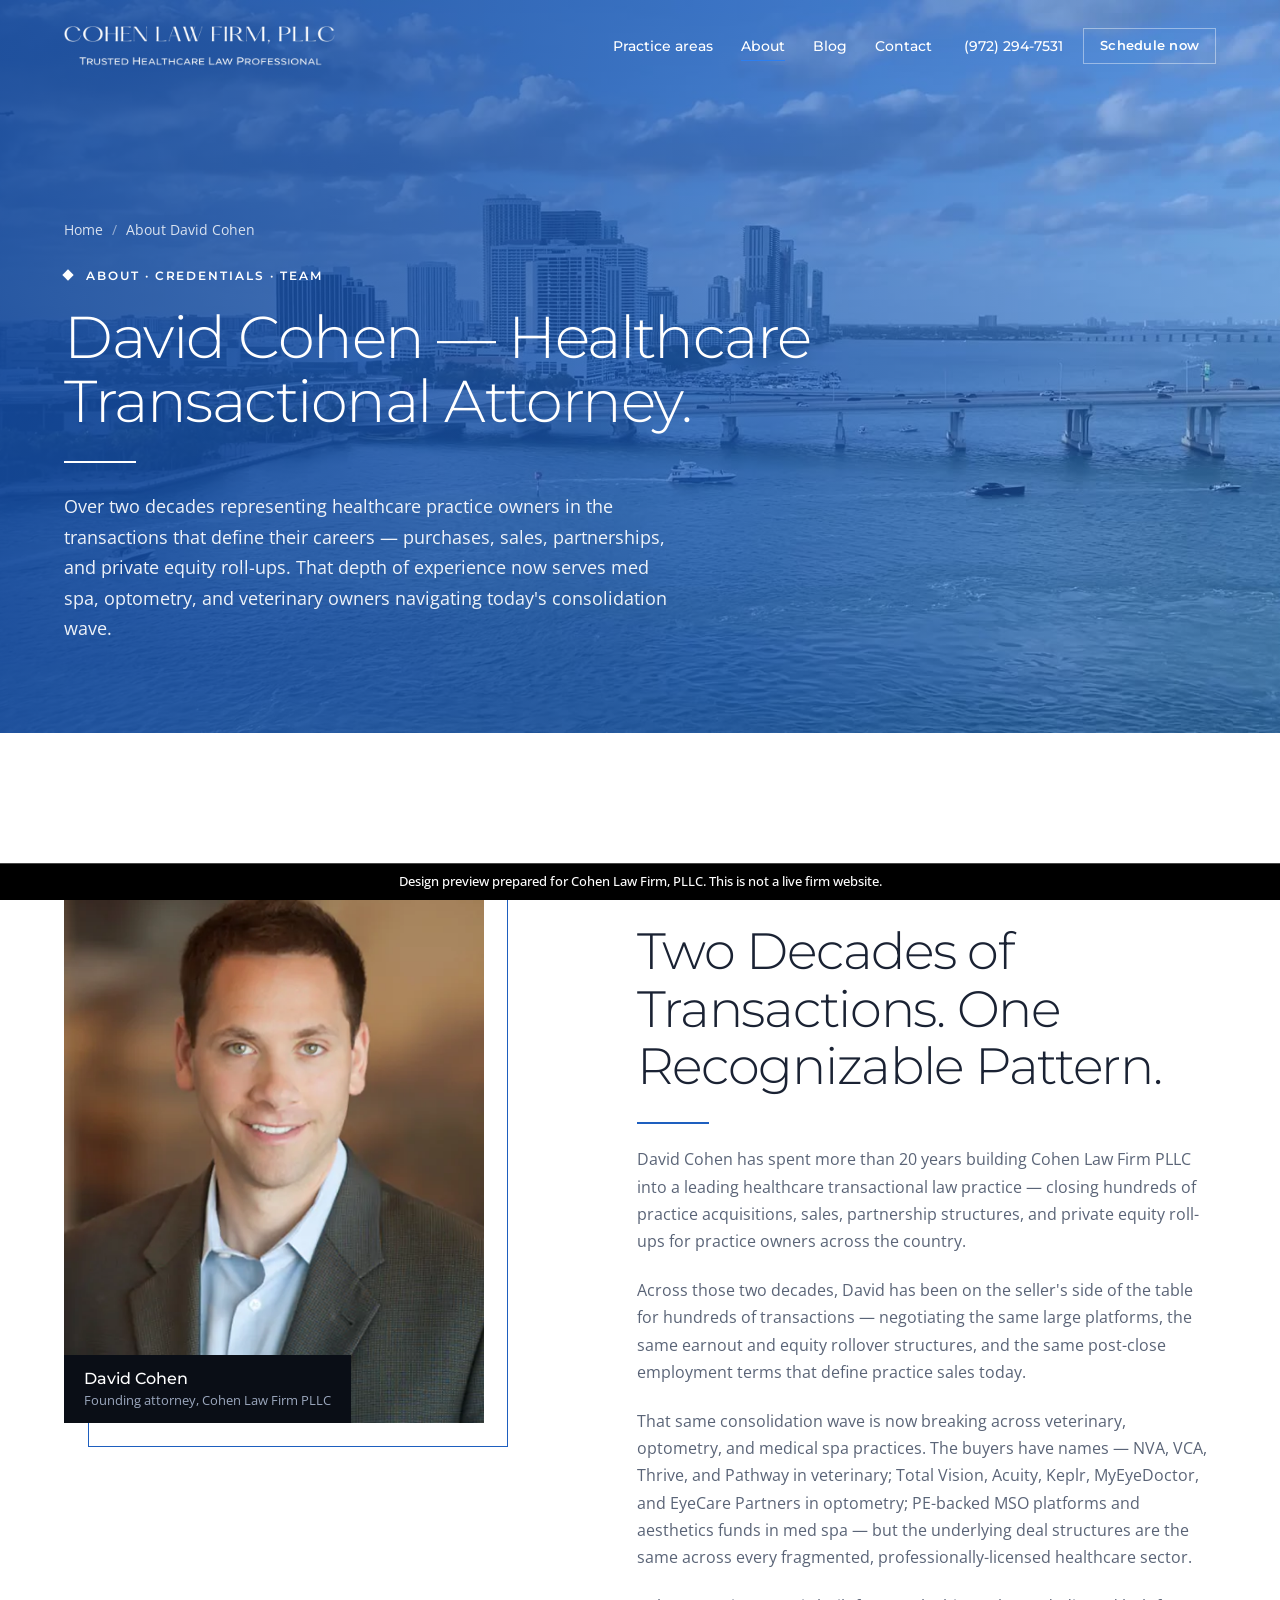
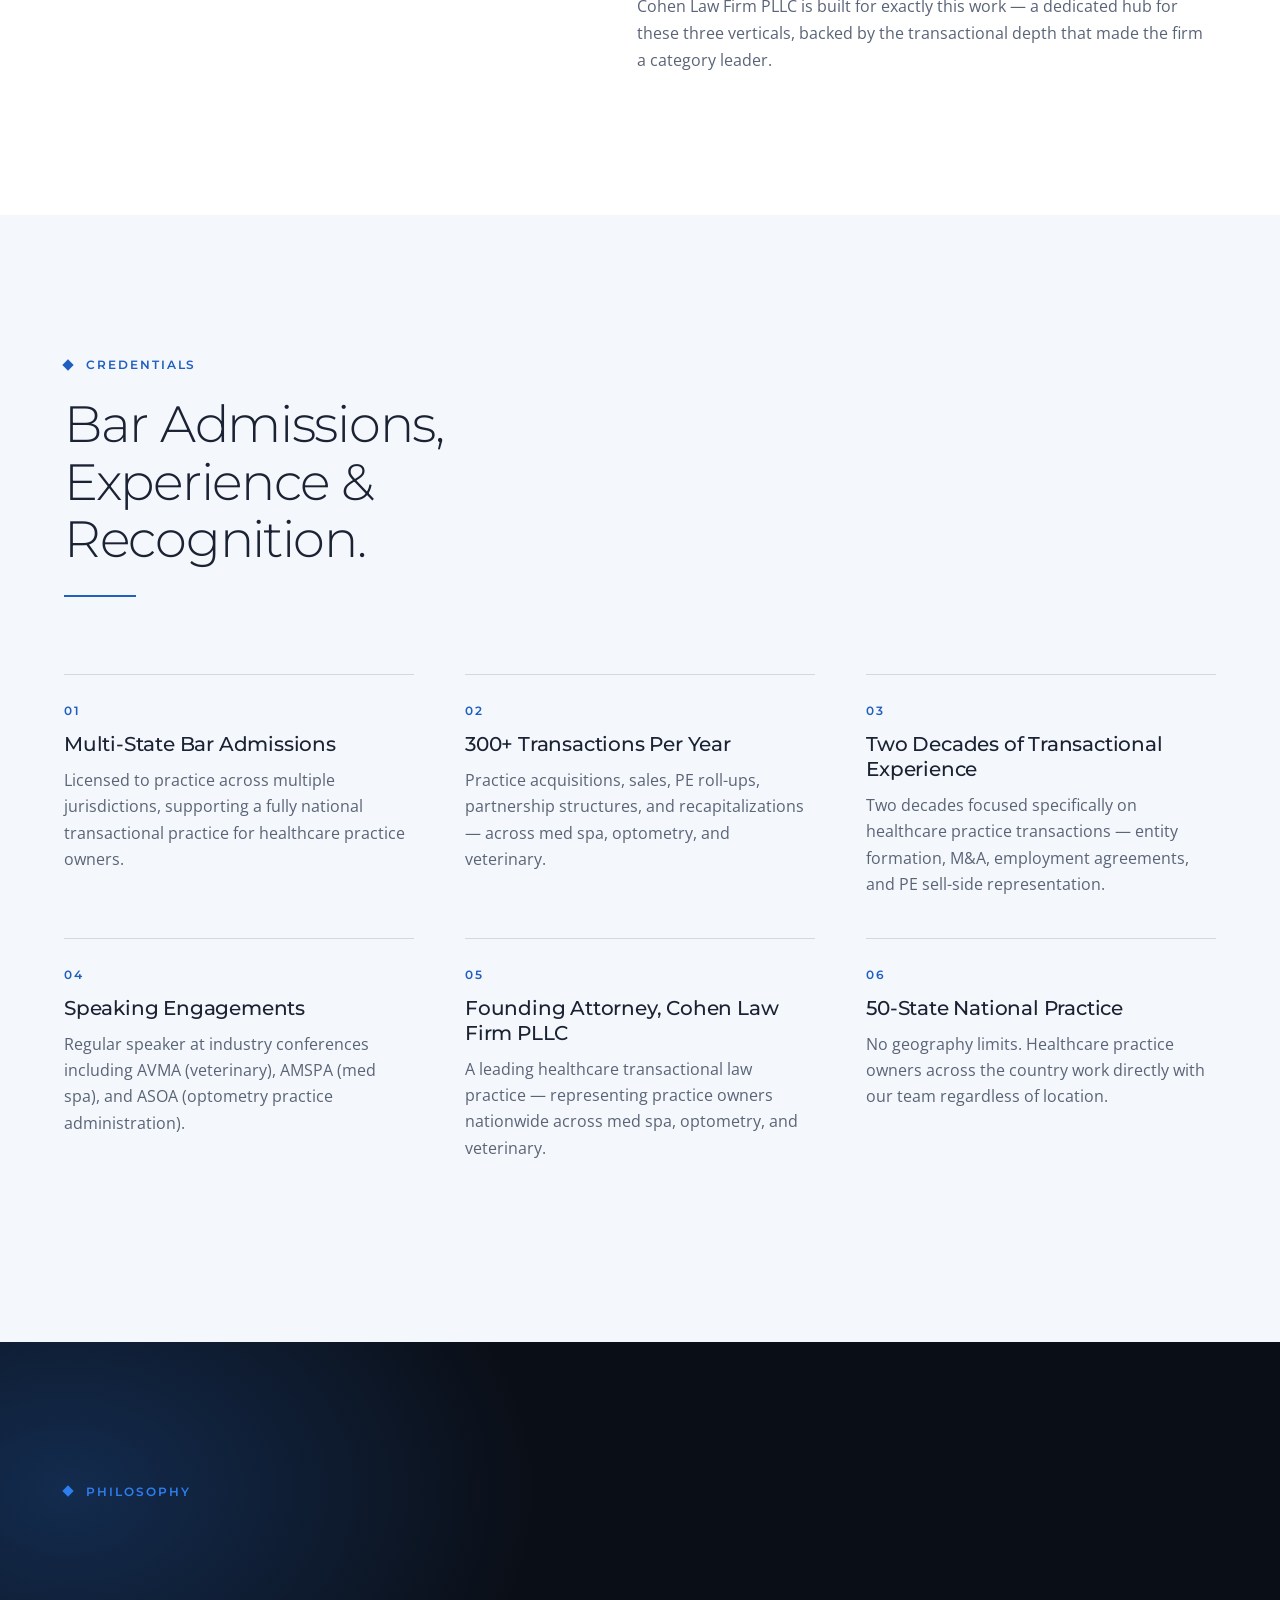
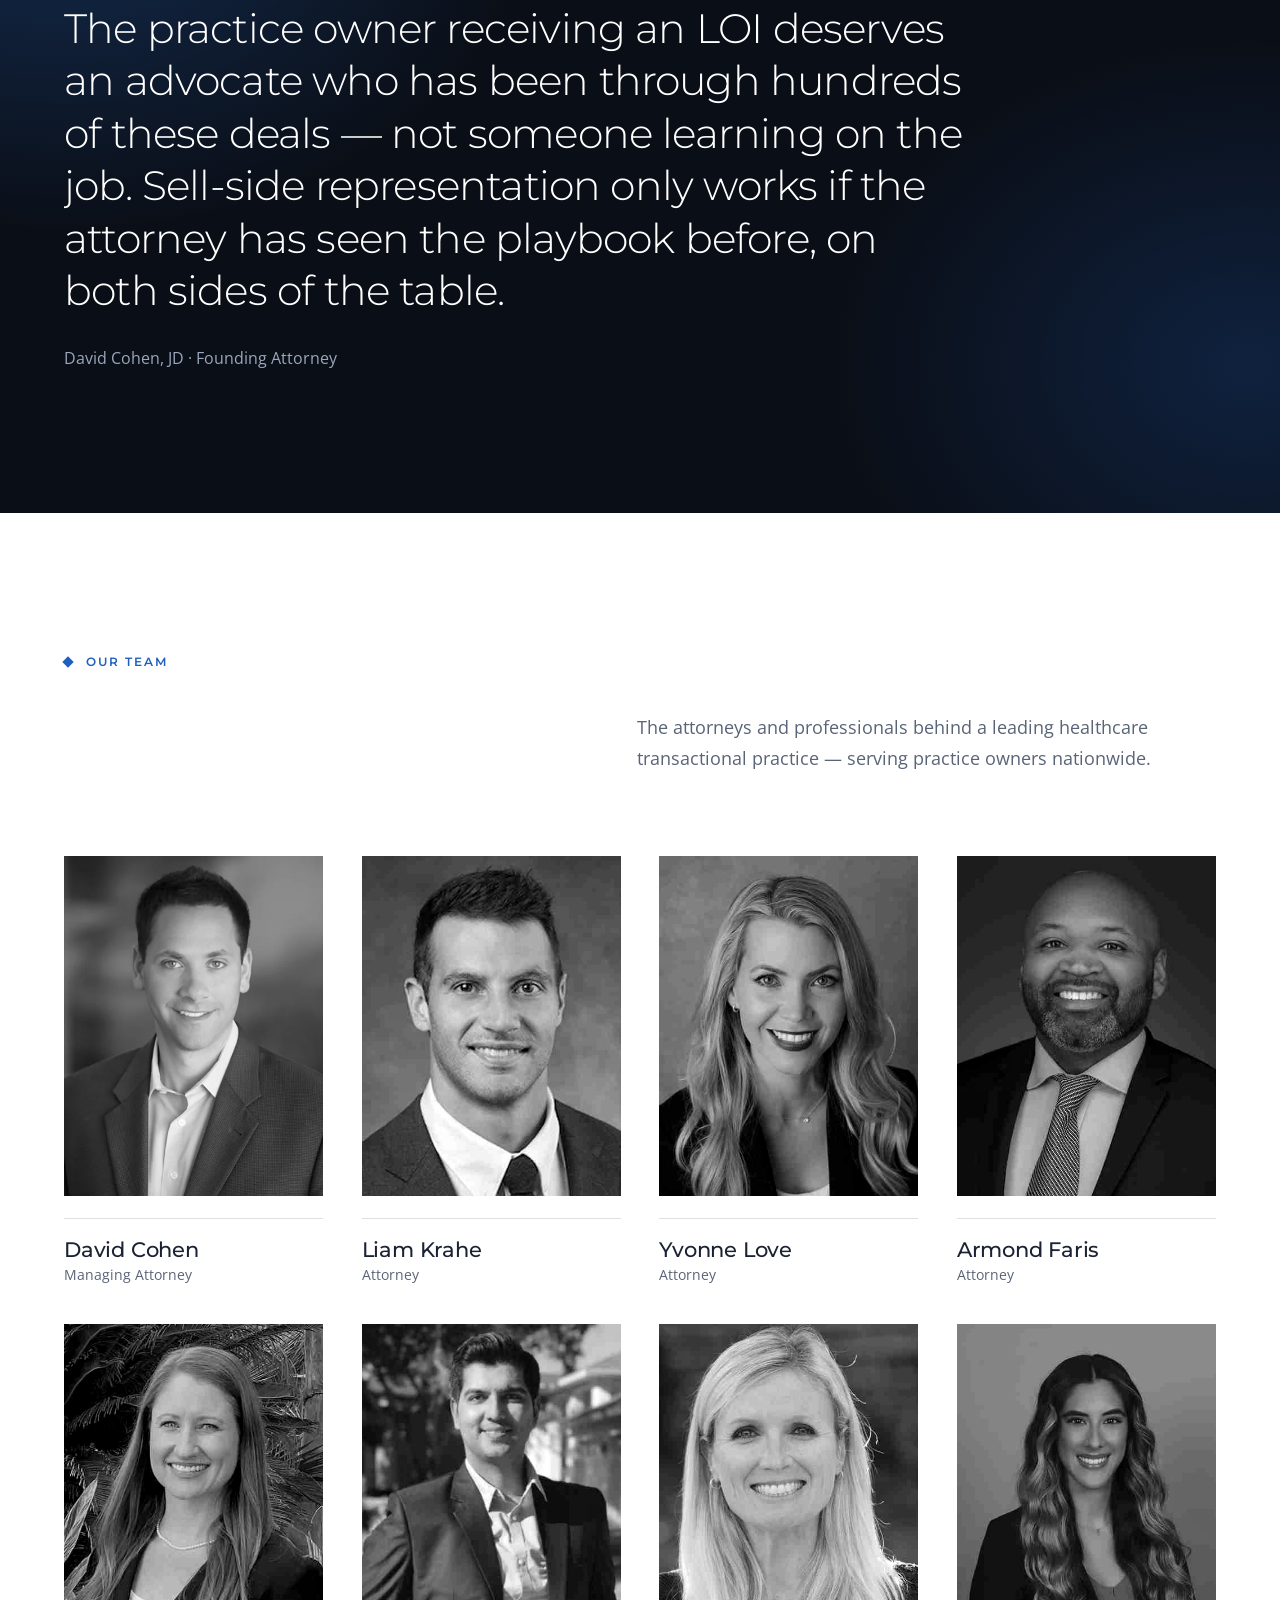
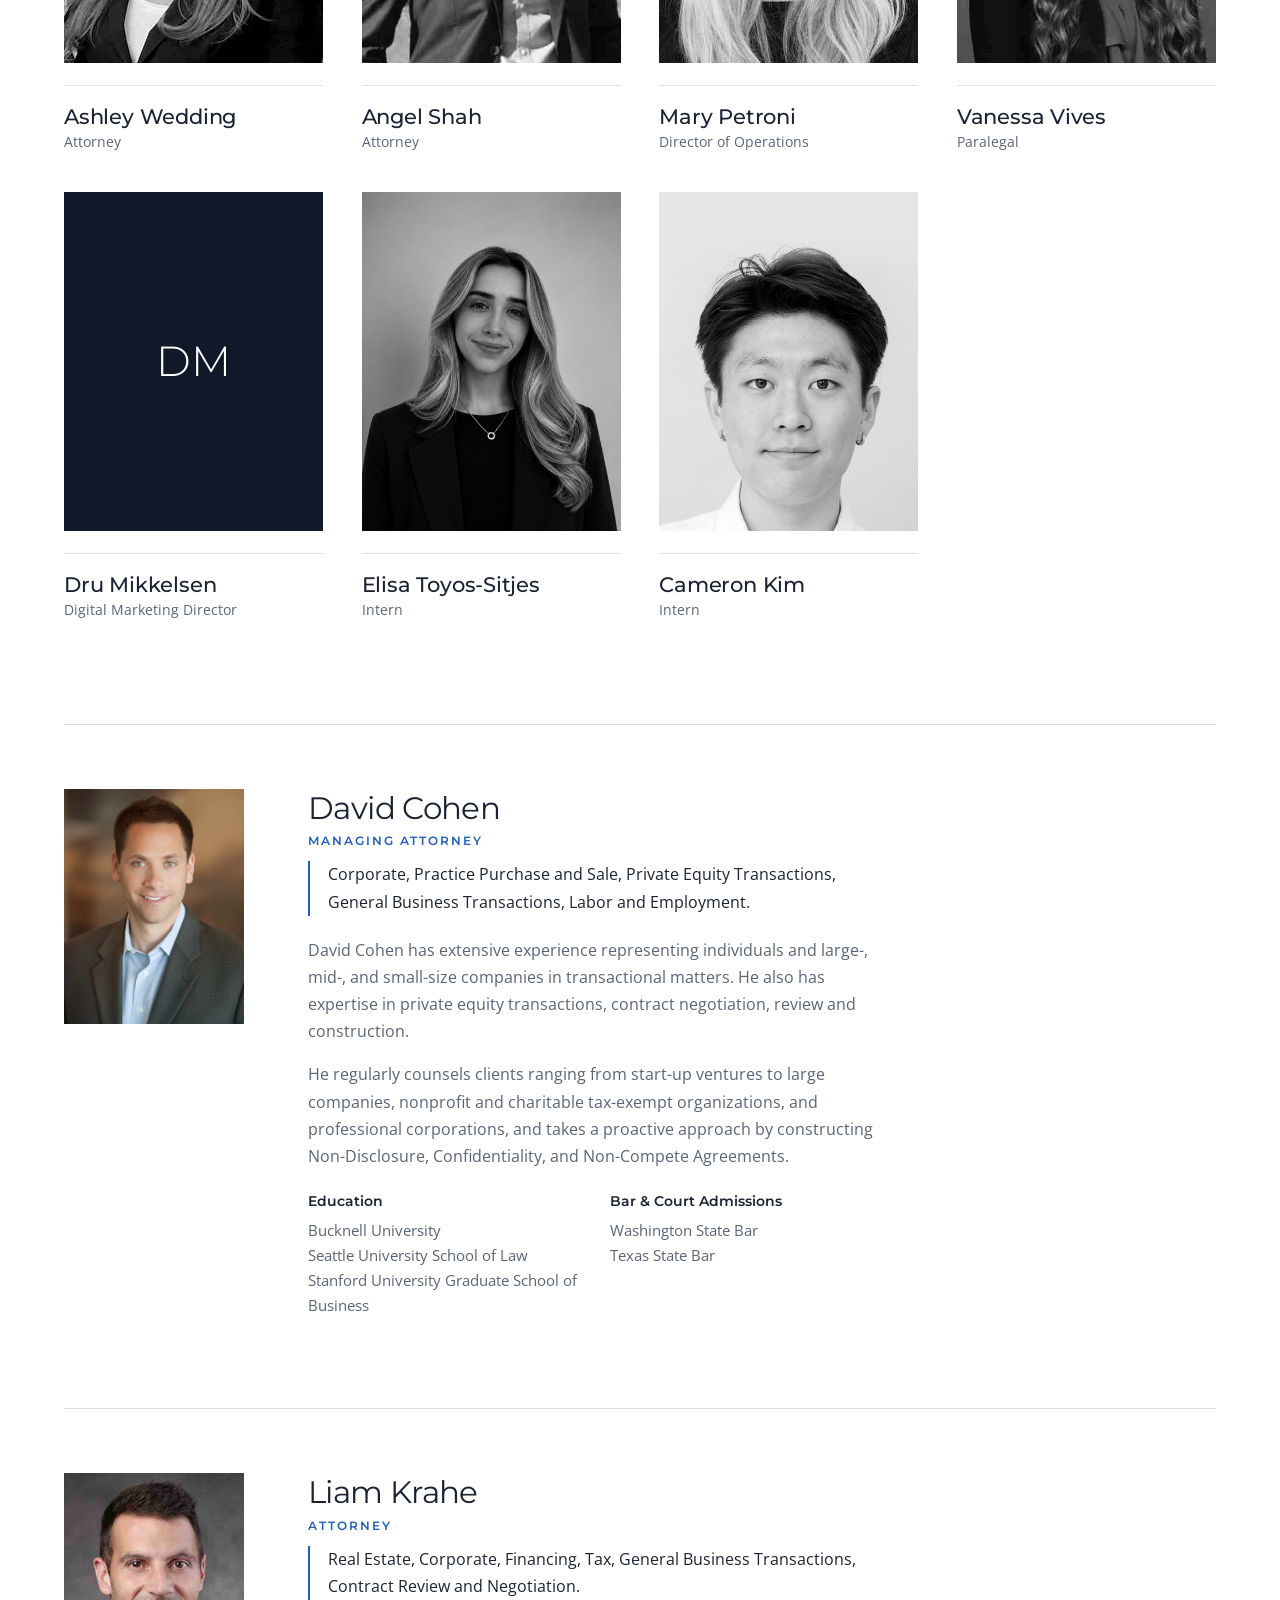
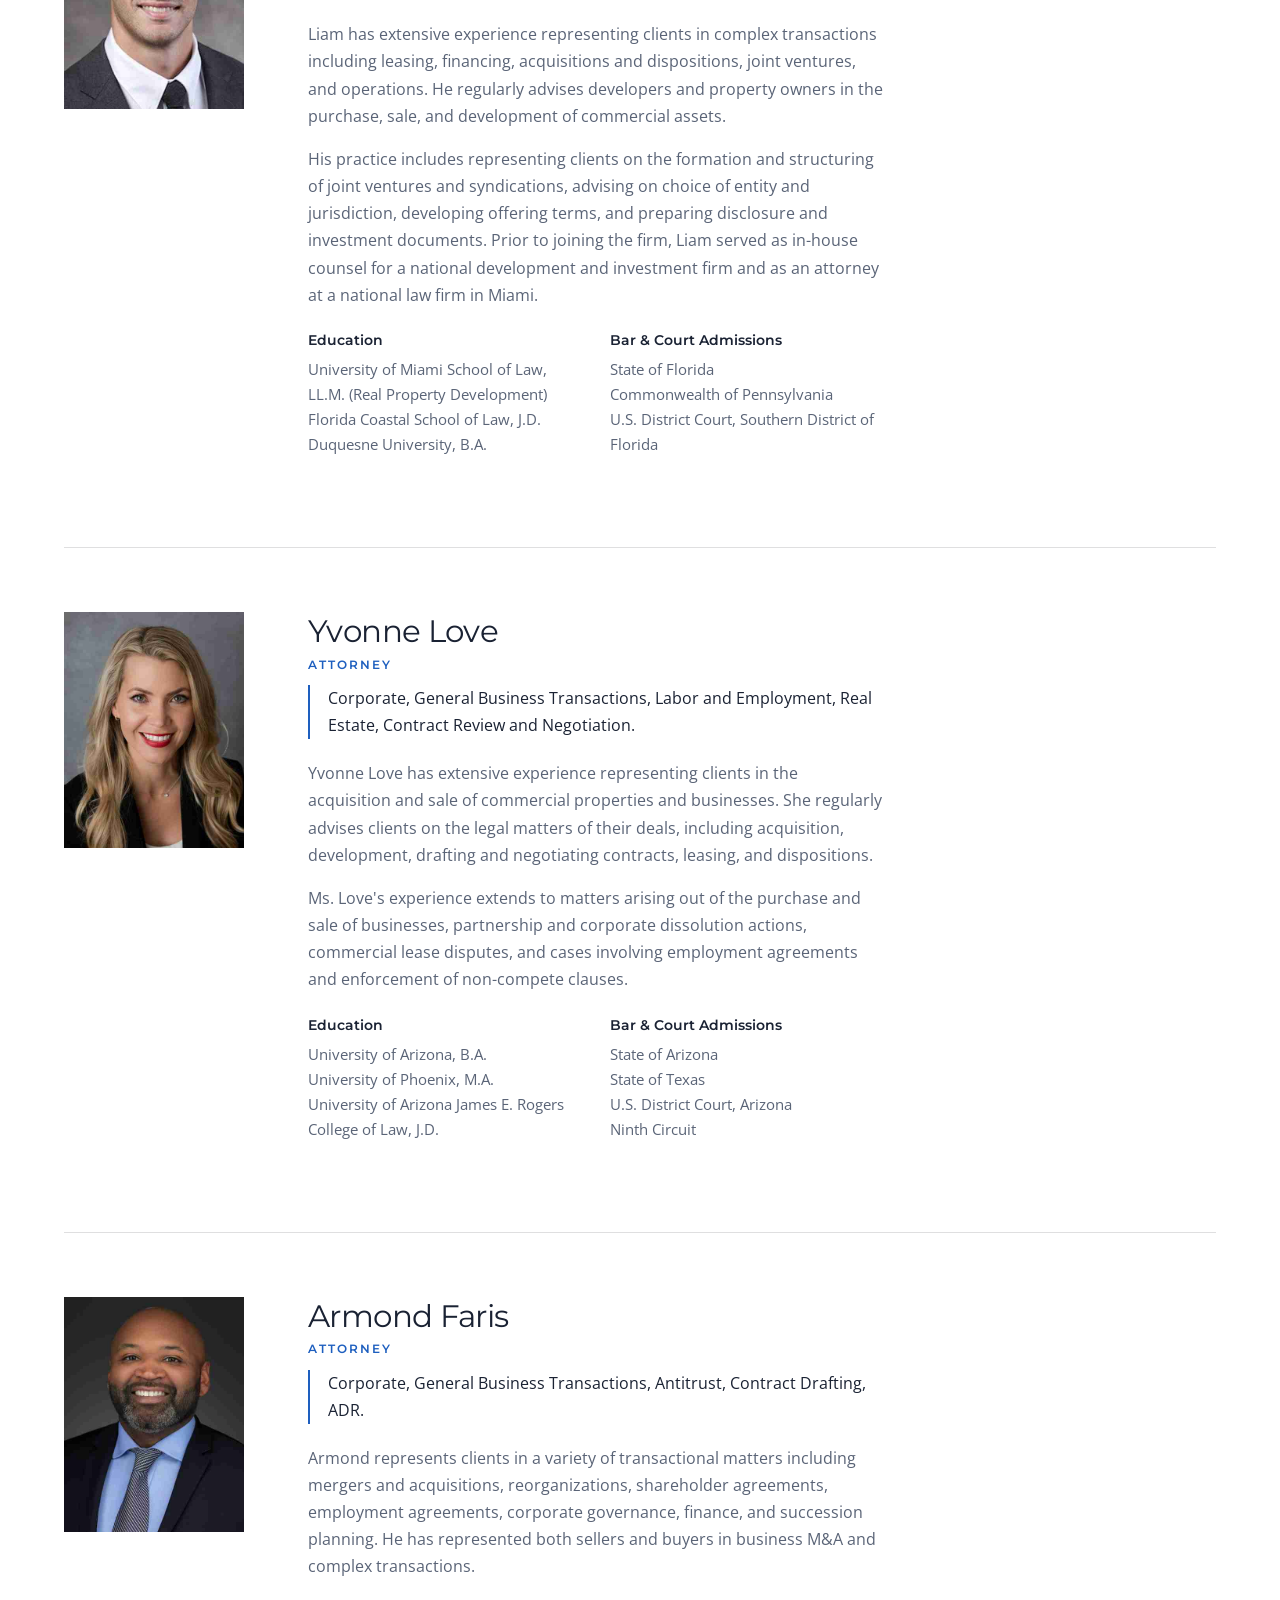
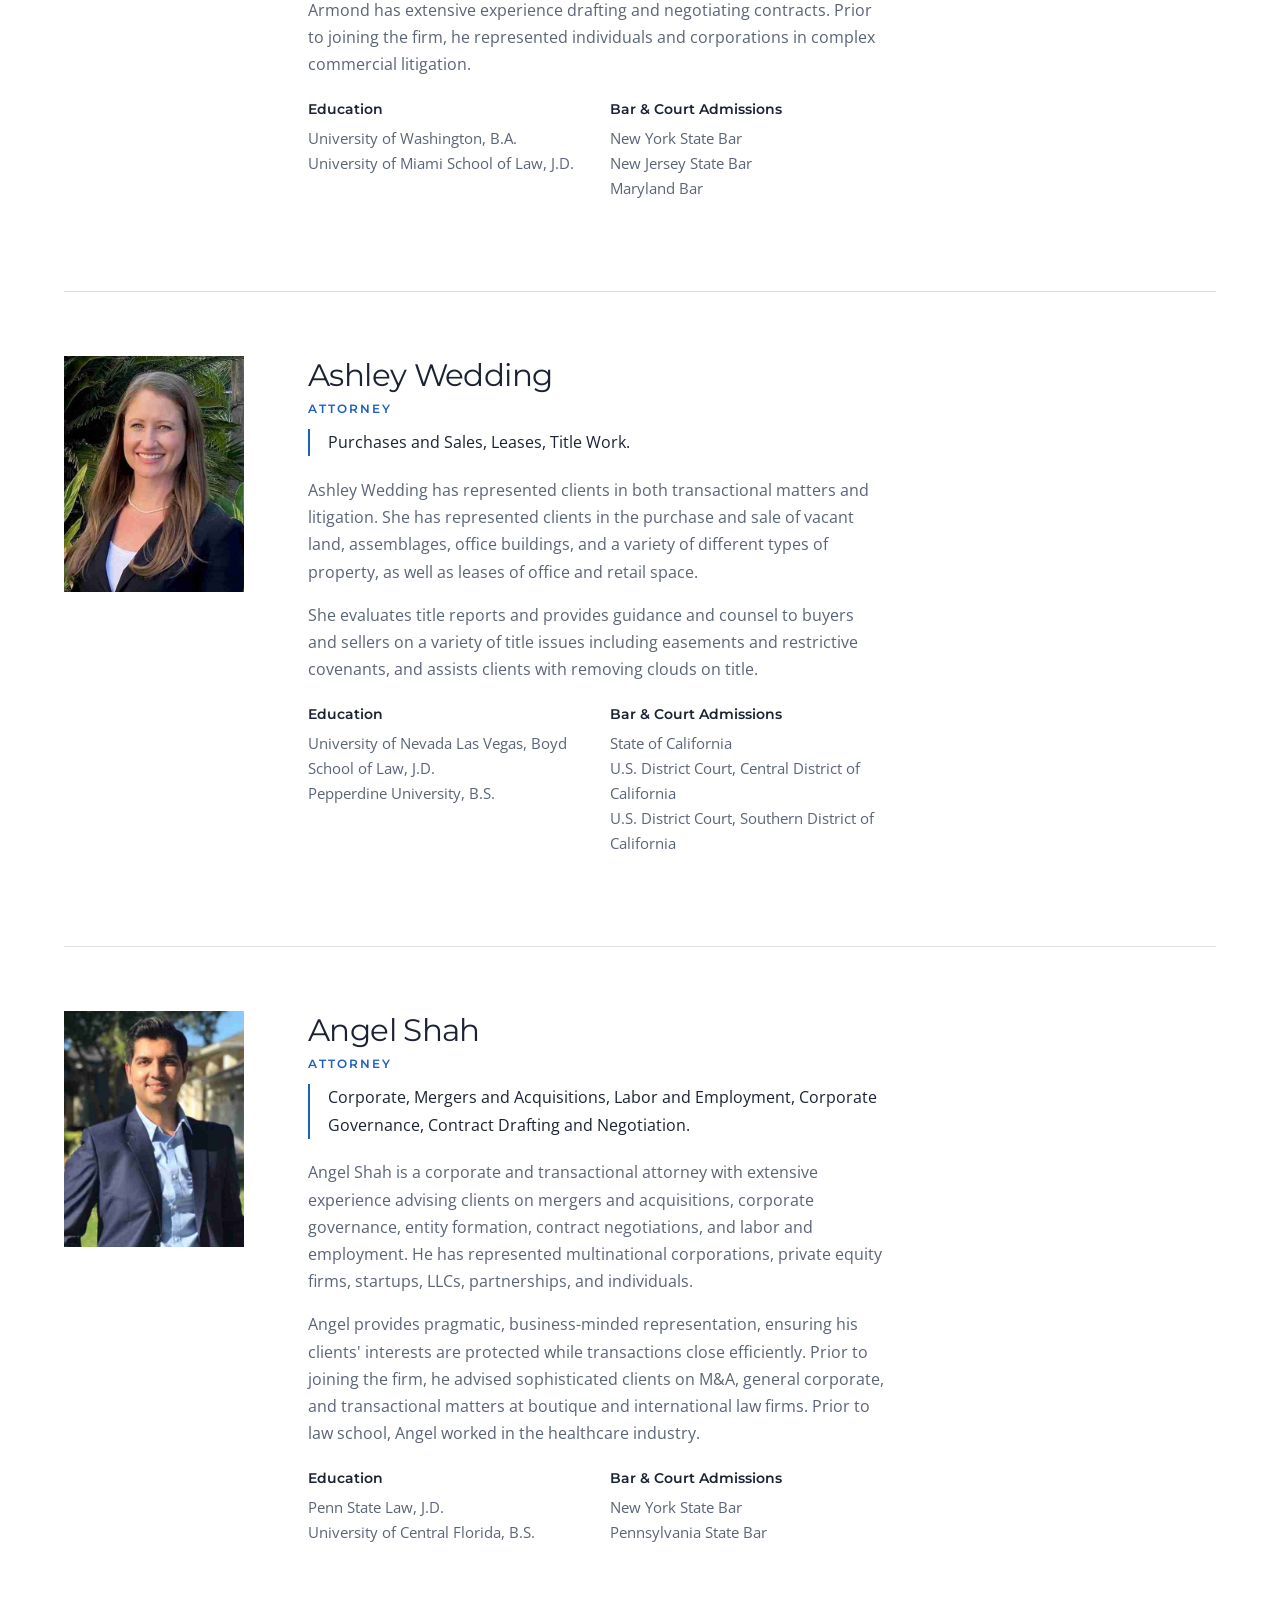
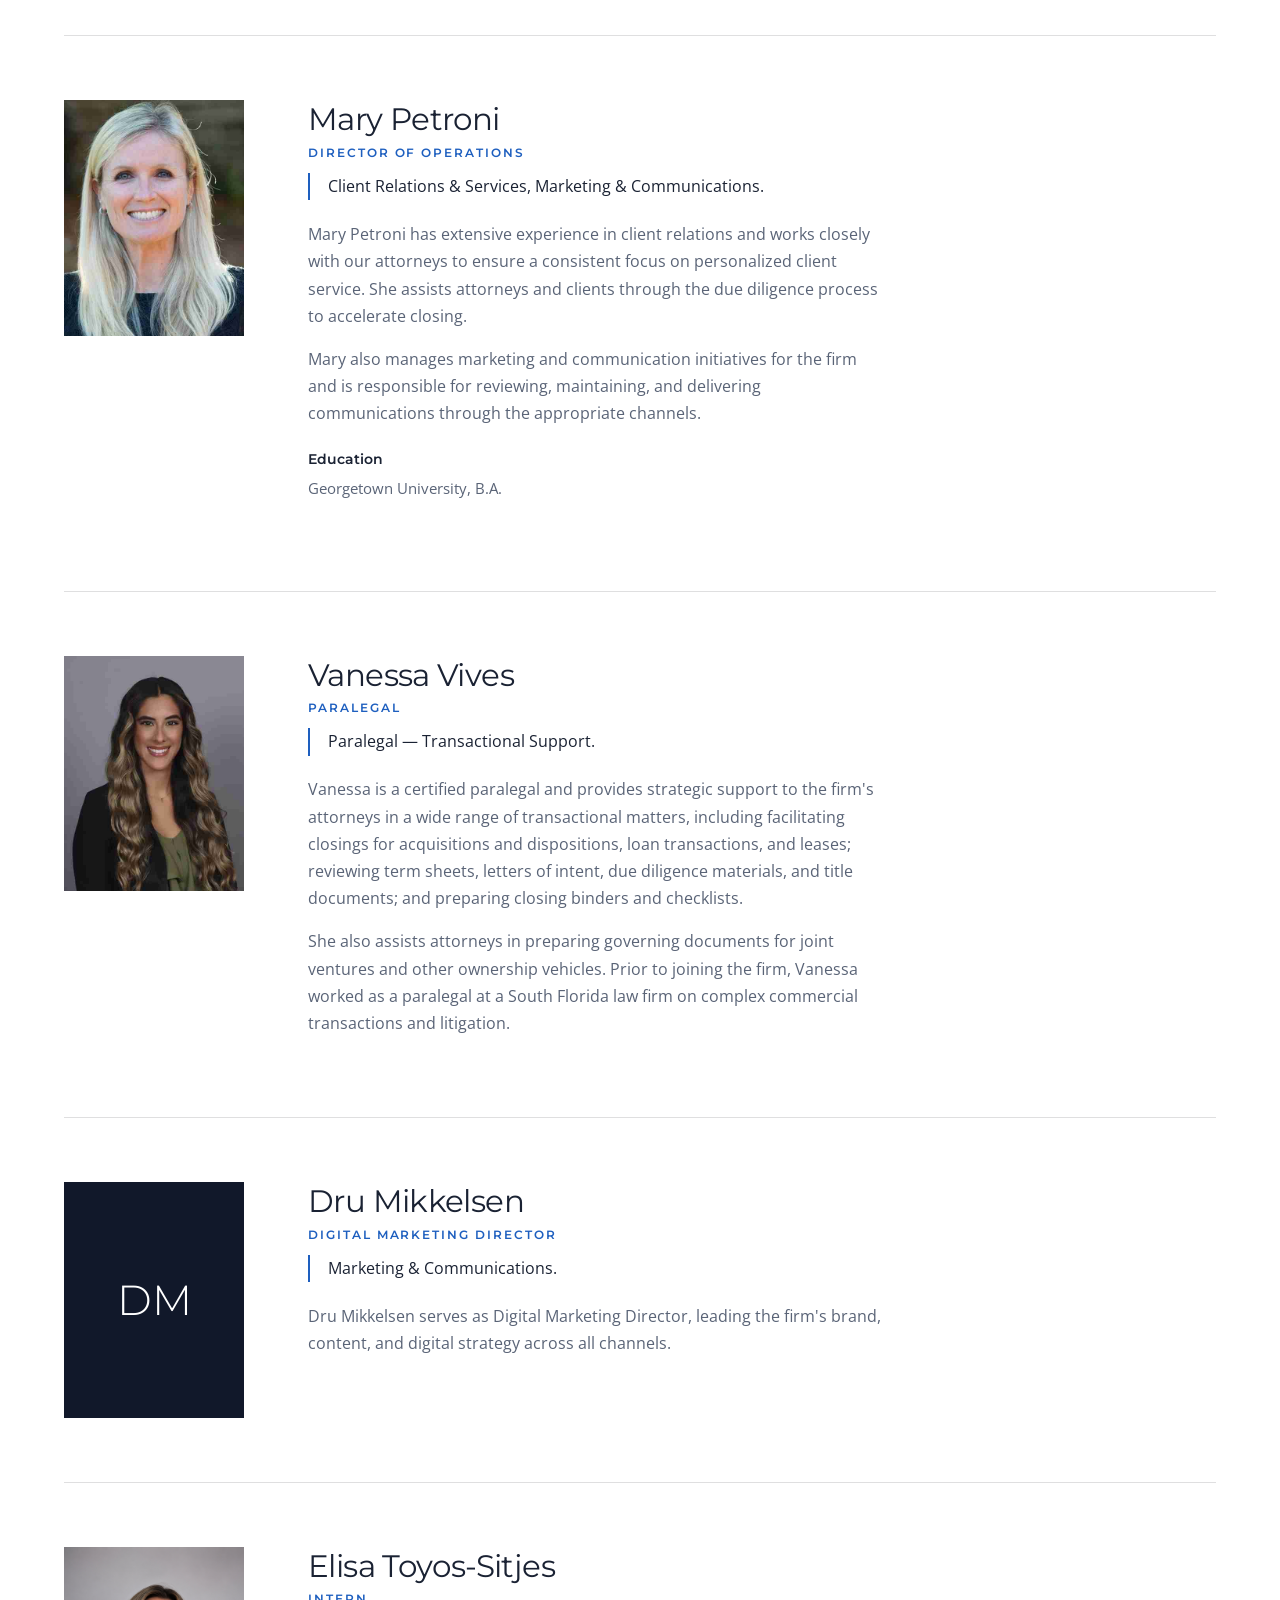
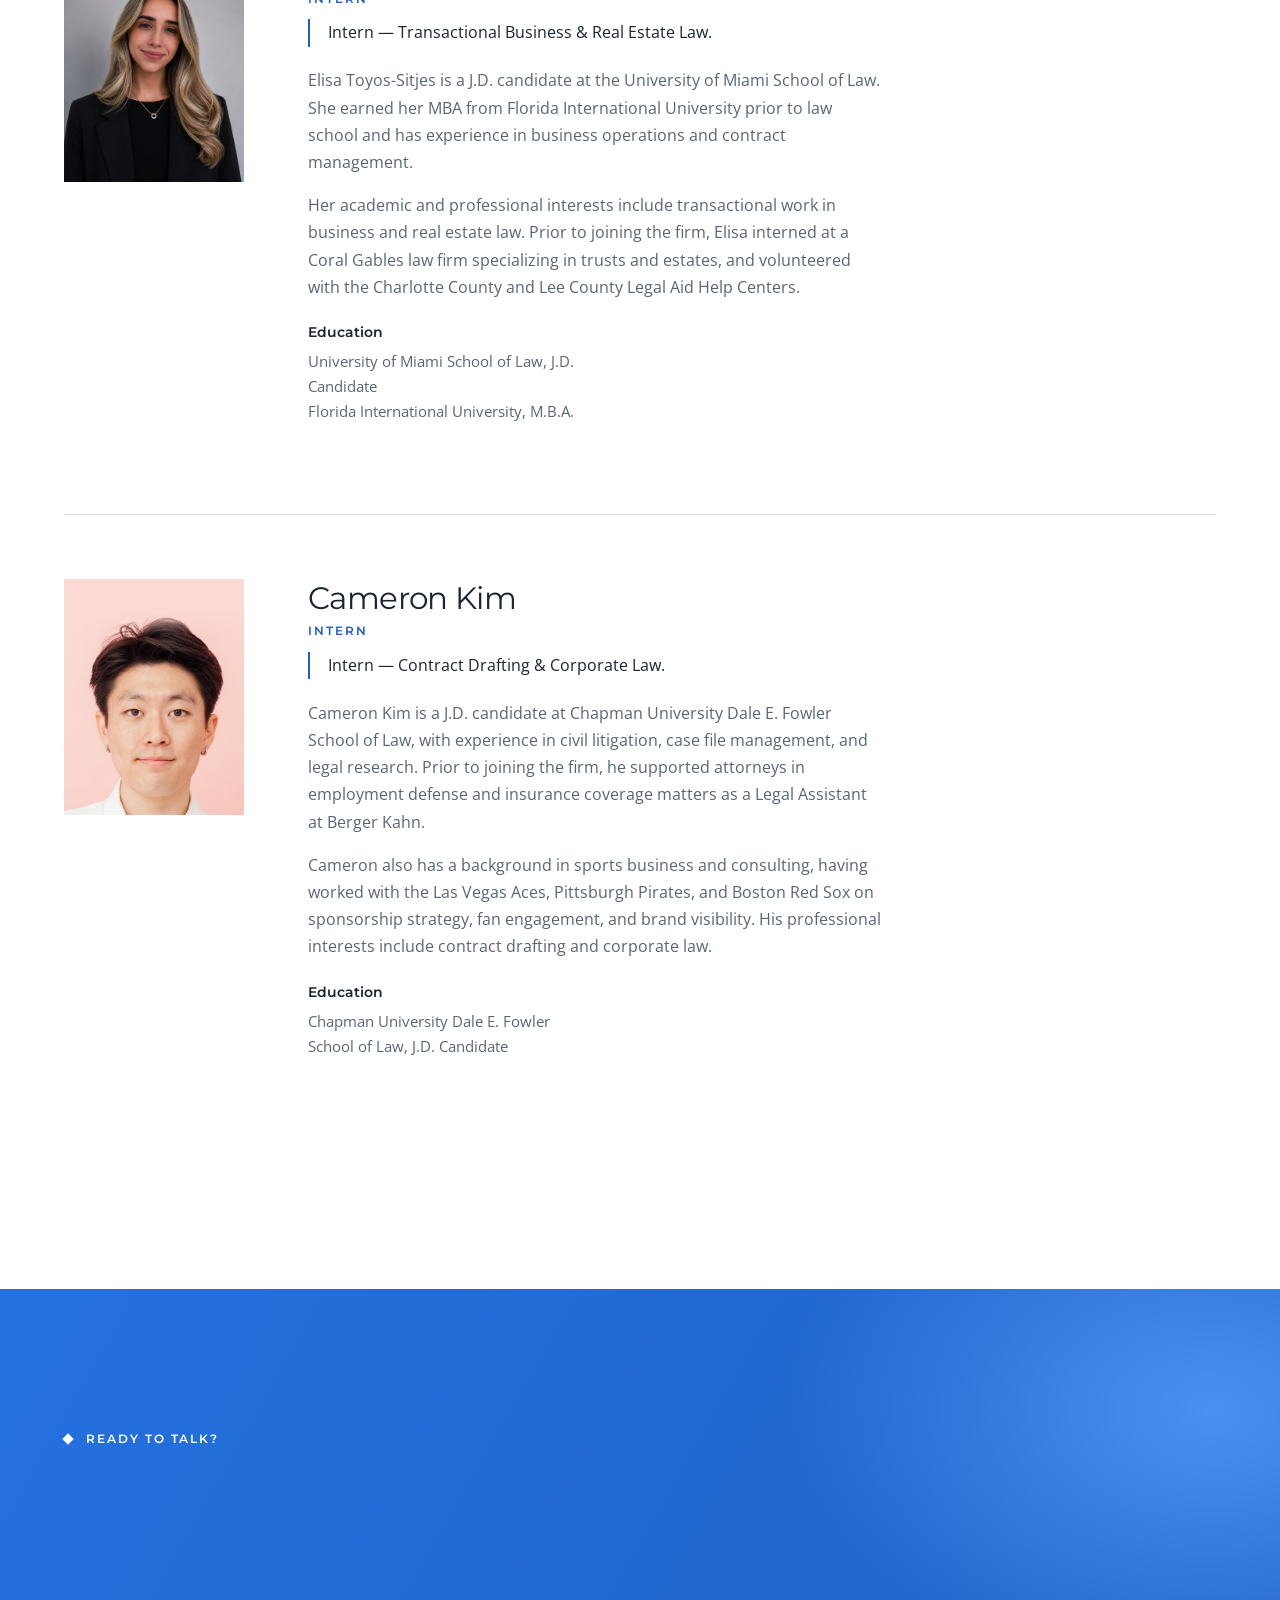
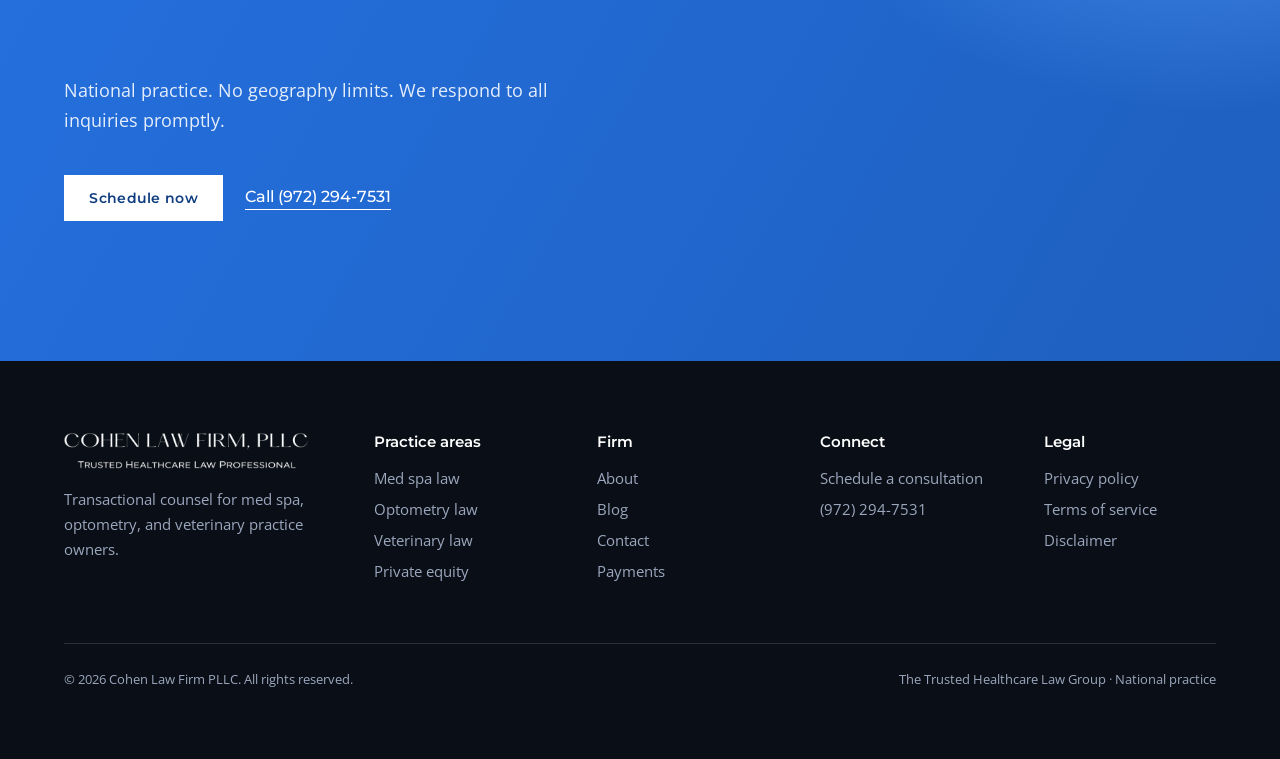
<file: about.html>
<!doctype html>
<html lang="en">
<head>
<meta charset="utf-8">
<meta name="viewport" content="width=device-width, initial-scale=1">
<meta name="robots" content="noindex">
<title>About David Cohen — Healthcare Transactional Attorney | Cohen Law Firm PLLC</title>
<meta name="description" content="David Cohen, founding attorney of Cohen Law Firm PLLC, leads Cohen Law Firm PLLC. 300+ healthcare practice transactions per year. Meet the team.">
<link rel="preconnect" href="https://fonts.googleapis.com">
<link rel="preconnect" href="https://fonts.gstatic.com" crossorigin>
<link href="https://fonts.googleapis.com/css2?family=Montserrat:wght@300;400;500;600&family=Open+Sans:wght@400;600&display=swap" rel="stylesheet">
<script>document.documentElement.classList.add('js')</script>
<link rel="stylesheet" href="assets/site.css">
</head>
<body>
<aside class="preview-note" role="note">Design preview prepared for Cohen Law Firm, PLLC. This is not a live firm website.</aside>
<a class="skip" href="#main">Skip to content</a>

<!-- Generated by replica/build_pages.py from replica/src/about.html. Edit the script, not this file. -->
<header class="header" id="header">
  <div class="wrap">
    <a class="logo" href="index.html" aria-label="Cohen Law Firm PLLC home"><img src="assets/logo.png" width="678" height="100" alt="Cohen Law Firm, PLLC. Trusted Healthcare Law Professional"></a>
    <button class="menu-btn" id="menuBtn" aria-expanded="false" aria-controls="nav">Menu</button>
    <nav class="nav" id="nav" aria-label="Main">
      <div class="drop">
        <a href="index.html#practice">Practice areas</a>
        <ul>
          <li><a href="med-spa-law.html">Med spa law</a></li>
          <li><a href="optometry-law.html">Optometry law</a></li>
          <li><a href="veterinary-law.html">Veterinary law</a></li>
          <li><a href="private-equity-transactions.html">Private equity transactions</a></li>
        </ul>
      </div>
      <a href="about.html" aria-current="page">About</a>
      <a href="blog/index.html">Blog</a>
      <a href="contact.html">Contact</a>
    </nav>
    <div class="header-cta">
      <a href="tel:+19722947531">(972) 294-7531</a>
      <a class="btn btn--ghost" href="contact.html">Schedule now</a>
    </div>
  </div>
</header>

<main id="main">

<section class="page-hero" style="background-image:url(assets/hero-poster.jpg)">
  <div class="wrap">
    <p class="crumbs"><a href="index.html">Home</a><span>/</span>About David Cohen</p>
    <p class="eyebrow">About · Credentials · Team</p>
    <h1>David Cohen — Healthcare Transactional Attorney.</h1><i class="rule"></i>
    <p class="lede">Over two decades representing healthcare practice owners in the transactions that define their careers — purchases, sales, partnerships, and private equity roll-ups. That depth of experience now serves med spa, optometry, and veterinary owners navigating today's consolidation wave.</p>
    
  </div>
</section>

<section class="white">
  <div class="wrap split">
    <figure class="portrait">
      <img src="assets/david-cohen.webp" width="460" height="602" alt="David Cohen">
      <figcaption>David Cohen<small>Founding attorney, Cohen Law Firm PLLC</small></figcaption>
    </figure>
    <div class="copy">
      <div><p class="eyebrow">Two decades of healthcare transactions</p><h2 class="rv">Two Decades of Transactions. One Recognizable Pattern.</h2><i class="rule"></i></div>
      <p class="quiet">David Cohen has spent more than 20 years building Cohen Law Firm PLLC into a leading healthcare transactional law practice — closing hundreds of practice acquisitions, sales, partnership structures, and private equity roll-ups for practice owners across the country.</p><p class="quiet">Across those two decades, David has been on the seller's side of the table for hundreds of transactions — negotiating the same large platforms, the same earnout and equity rollover structures, and the same post-close employment terms that define practice sales today.</p><p class="quiet">That same consolidation wave is now breaking across veterinary, optometry, and medical spa practices. The buyers have names — NVA, VCA, Thrive, and Pathway in veterinary; Total Vision, Acuity, Keplr, MyEyeDoctor, and EyeCare Partners in optometry; PE-backed MSO platforms and aesthetics funds in med spa — but the underlying deal structures are the same across every fragmented, professionally-licensed healthcare sector.</p><p class="quiet">Cohen Law Firm PLLC is built for exactly this work — a dedicated hub for these three verticals, backed by the transactional depth that made the firm a category leader.</p>
    </div>
  </div>
</section>

<section class="mist">
  <div class="wrap">
    <div class="head">
      <div><p class="eyebrow">Credentials</p><h2 class="rv">Bar Admissions, Experience &amp; Recognition.</h2><i class="rule"></i></div>
      
    </div>
    <ul class="cards"><li><h3>Multi-State Bar Admissions</h3><p>Licensed to practice across multiple jurisdictions, supporting a fully national transactional practice for healthcare practice owners.</p></li><li><h3>300+ Transactions Per Year</h3><p>Practice acquisitions, sales, PE roll-ups, partnership structures, and recapitalizations — across med spa, optometry, and veterinary.</p></li><li><h3>Two Decades of Transactional Experience</h3><p>Two decades focused specifically on healthcare practice transactions — entity formation, M&amp;A, employment agreements, and PE sell-side representation.</p></li><li><h3>Speaking Engagements</h3><p>Regular speaker at industry conferences including AVMA (veterinary), AMSPA (med spa), and ASOA (optometry practice administration).</p></li><li><h3>Founding Attorney, Cohen Law Firm PLLC</h3><p>A leading healthcare transactional law practice — representing practice owners nationwide across med spa, optometry, and veterinary.</p></li><li><h3>50-State National Practice</h3><p>No geography limits. Healthcare practice owners across the country work directly with our team regardless of location.</p></li></ul>
  </div>
</section>

<section class="pe">
  <div class="wrap">
    <p class="eyebrow">Philosophy</p>
    <blockquote class="pull rv">The practice owner receiving an LOI deserves an advocate who has been through hundreds of these deals — not someone learning on the job. Sell-side representation only works if the attorney has seen the playbook before, on both sides of the table.</blockquote>
    <cite>David Cohen, JD · Founding Attorney</cite>
  </div>
</section>

<section class="white" id="team">
  <div class="wrap">
    <div class="head">
      <div><p class="eyebrow">Our Team</p><h2 class="rv">Meet the Team.</h2><i class="rule"></i></div>
      <p class="lede">The attorneys and professionals behind a leading healthcare transactional practice — serving practice owners nationwide.</p>
    </div>
    <ul class="team"><li><a href="#david-cohen"><div><img src="assets/david-cohen.webp" width="460" height="602" alt="David Cohen" loading="lazy"></div><h3>David Cohen</h3><p>Managing Attorney</p></a></li><li><a href="#liam-krahe"><div><img src="assets/liam-krahe.jpg" width="460" height="602" alt="Liam Krahe" loading="lazy"></div><h3>Liam Krahe</h3><p>Attorney</p></a></li><li><a href="#yvonne-love"><div><img src="assets/yvonne-love.jpg" width="460" height="602" alt="Yvonne Love" loading="lazy"></div><h3>Yvonne Love</h3><p>Attorney</p></a></li><li><a href="#armond-faris"><div><img src="assets/armond-faris.jpg" width="460" height="602" alt="Armond Faris" loading="lazy"></div><h3>Armond Faris</h3><p>Attorney</p></a></li><li><a href="#ashley-wedding"><div><img src="assets/ashley-wedding.jpg" width="460" height="602" alt="Ashley Wedding" loading="lazy"></div><h3>Ashley Wedding</h3><p>Attorney</p></a></li><li><a href="#angel-shah"><div><img src="assets/angel-shah.jpg" width="460" height="602" alt="Angel Shah" loading="lazy"></div><h3>Angel Shah</h3><p>Attorney</p></a></li><li><a href="#mary-petroni"><div><img src="assets/mary-petroni.jpg" width="460" height="602" alt="Mary Petroni" loading="lazy"></div><h3>Mary Petroni</h3><p>Director of Operations</p></a></li><li><a href="#vanessa-vives"><div><img src="assets/vanessa-vives.jpg" width="460" height="602" alt="Vanessa Vives" loading="lazy"></div><h3>Vanessa Vives</h3><p>Paralegal</p></a></li><li><a href="#dru-mikkelsen"><div><div class="initials" aria-hidden="true">DM</div></div><h3>Dru Mikkelsen</h3><p>Digital Marketing Director</p></a></li><li><a href="#elisa-toyos-sitjes"><div><img src="assets/elisa-toyos-sitjes.jpg" width="460" height="602" alt="Elisa Toyos-Sitjes" loading="lazy"></div><h3>Elisa Toyos-Sitjes</h3><p>Intern</p></a></li><li><a href="#cameron-kim"><div><img src="assets/cameron-kim.jpg" width="460" height="602" alt="Cameron Kim" loading="lazy"></div><h3>Cameron Kim</h3><p>Intern</p></a></li></ul>
    <div class="bios">
      <article class="bio" id="david-cohen">
        <img src="assets/david-cohen.webp" width="460" height="602" alt="David Cohen" loading="lazy">
        <div>
          <h3>David Cohen</h3>
          <p class="role">Managing Attorney</p>
          <p class="focus">Corporate, Practice Purchase and Sale, Private Equity Transactions, General Business Transactions, Labor and Employment.</p>
          <p>David Cohen has extensive experience representing individuals and large-, mid-, and small-size companies in transactional matters. He also has expertise in private equity transactions, contract negotiation, review and construction.</p><p>He regularly counsels clients ranging from start-up ventures to large companies, nonprofit and charitable tax-exempt organizations, and professional corporations, and takes a proactive approach by constructing Non-Disclosure, Confidentiality, and Non-Compete Agreements.</p>
          <div class="creds"><div><h4>Education</h4><ul><li>Bucknell University</li><li>Seattle University School of Law</li><li>Stanford University Graduate School of Business</li></ul></div><div><h4>Bar &amp; Court Admissions</h4><ul><li>Washington State Bar</li><li>Texas State Bar</li></ul></div></div>
        </div>
      </article>
      <article class="bio" id="liam-krahe">
        <img src="assets/liam-krahe.jpg" width="460" height="602" alt="Liam Krahe" loading="lazy">
        <div>
          <h3>Liam Krahe</h3>
          <p class="role">Attorney</p>
          <p class="focus">Real Estate, Corporate, Financing, Tax, General Business Transactions, Contract Review and Negotiation.</p>
          <p>Liam has extensive experience representing clients in complex transactions including leasing, financing, acquisitions and dispositions, joint ventures, and operations. He regularly advises developers and property owners in the purchase, sale, and development of commercial assets.</p><p>His practice includes representing clients on the formation and structuring of joint ventures and syndications, advising on choice of entity and jurisdiction, developing offering terms, and preparing disclosure and investment documents. Prior to joining the firm, Liam served as in-house counsel for a national development and investment firm and as an attorney at a national law firm in Miami.</p>
          <div class="creds"><div><h4>Education</h4><ul><li>University of Miami School of Law, LL.M. (Real Property Development)</li><li>Florida Coastal School of Law, J.D.</li><li>Duquesne University, B.A.</li></ul></div><div><h4>Bar &amp; Court Admissions</h4><ul><li>State of Florida</li><li>Commonwealth of Pennsylvania</li><li>U.S. District Court, Southern District of Florida</li></ul></div></div>
        </div>
      </article>
      <article class="bio" id="yvonne-love">
        <img src="assets/yvonne-love.jpg" width="460" height="602" alt="Yvonne Love" loading="lazy">
        <div>
          <h3>Yvonne Love</h3>
          <p class="role">Attorney</p>
          <p class="focus">Corporate, General Business Transactions, Labor and Employment, Real Estate, Contract Review and Negotiation.</p>
          <p>Yvonne Love has extensive experience representing clients in the acquisition and sale of commercial properties and businesses. She regularly advises clients on the legal matters of their deals, including acquisition, development, drafting and negotiating contracts, leasing, and dispositions.</p><p>Ms. Love's experience extends to matters arising out of the purchase and sale of businesses, partnership and corporate dissolution actions, commercial lease disputes, and cases involving employment agreements and enforcement of non-compete clauses.</p>
          <div class="creds"><div><h4>Education</h4><ul><li>University of Arizona, B.A.</li><li>University of Phoenix, M.A.</li><li>University of Arizona James E. Rogers College of Law, J.D.</li></ul></div><div><h4>Bar &amp; Court Admissions</h4><ul><li>State of Arizona</li><li>State of Texas</li><li>U.S. District Court, Arizona</li><li>Ninth Circuit</li></ul></div></div>
        </div>
      </article>
      <article class="bio" id="armond-faris">
        <img src="assets/armond-faris.jpg" width="460" height="602" alt="Armond Faris" loading="lazy">
        <div>
          <h3>Armond Faris</h3>
          <p class="role">Attorney</p>
          <p class="focus">Corporate, General Business Transactions, Antitrust, Contract Drafting, ADR.</p>
          <p>Armond represents clients in a variety of transactional matters including mergers and acquisitions, reorganizations, shareholder agreements, employment agreements, corporate governance, finance, and succession planning. He has represented both sellers and buyers in business M&amp;A and complex transactions.</p><p>Armond has extensive experience drafting and negotiating contracts. Prior to joining the firm, he represented individuals and corporations in complex commercial litigation.</p>
          <div class="creds"><div><h4>Education</h4><ul><li>University of Washington, B.A.</li><li>University of Miami School of Law, J.D.</li></ul></div><div><h4>Bar &amp; Court Admissions</h4><ul><li>New York State Bar</li><li>New Jersey State Bar</li><li>Maryland Bar</li></ul></div></div>
        </div>
      </article>
      <article class="bio" id="ashley-wedding">
        <img src="assets/ashley-wedding.jpg" width="460" height="602" alt="Ashley Wedding" loading="lazy">
        <div>
          <h3>Ashley Wedding</h3>
          <p class="role">Attorney</p>
          <p class="focus">Purchases and Sales, Leases, Title Work.</p>
          <p>Ashley Wedding has represented clients in both transactional matters and litigation. She has represented clients in the purchase and sale of vacant land, assemblages, office buildings, and a variety of different types of property, as well as leases of office and retail space.</p><p>She evaluates title reports and provides guidance and counsel to buyers and sellers on a variety of title issues including easements and restrictive covenants, and assists clients with removing clouds on title.</p>
          <div class="creds"><div><h4>Education</h4><ul><li>University of Nevada Las Vegas, Boyd School of Law, J.D.</li><li>Pepperdine University, B.S.</li></ul></div><div><h4>Bar &amp; Court Admissions</h4><ul><li>State of California</li><li>U.S. District Court, Central District of California</li><li>U.S. District Court, Southern District of California</li></ul></div></div>
        </div>
      </article>
      <article class="bio" id="angel-shah">
        <img src="assets/angel-shah.jpg" width="460" height="602" alt="Angel Shah" loading="lazy">
        <div>
          <h3>Angel Shah</h3>
          <p class="role">Attorney</p>
          <p class="focus">Corporate, Mergers and Acquisitions, Labor and Employment, Corporate Governance, Contract Drafting and Negotiation.</p>
          <p>Angel Shah is a corporate and transactional attorney with extensive experience advising clients on mergers and acquisitions, corporate governance, entity formation, contract negotiations, and labor and employment. He has represented multinational corporations, private equity firms, startups, LLCs, partnerships, and individuals.</p><p>Angel provides pragmatic, business-minded representation, ensuring his clients' interests are protected while transactions close efficiently. Prior to joining the firm, he advised sophisticated clients on M&amp;A, general corporate, and transactional matters at boutique and international law firms. Prior to law school, Angel worked in the healthcare industry.</p>
          <div class="creds"><div><h4>Education</h4><ul><li>Penn State Law, J.D.</li><li>University of Central Florida, B.S.</li></ul></div><div><h4>Bar &amp; Court Admissions</h4><ul><li>New York State Bar</li><li>Pennsylvania State Bar</li></ul></div></div>
        </div>
      </article>
      <article class="bio" id="mary-petroni">
        <img src="assets/mary-petroni.jpg" width="460" height="602" alt="Mary Petroni" loading="lazy">
        <div>
          <h3>Mary Petroni</h3>
          <p class="role">Director of Operations</p>
          <p class="focus">Client Relations &amp; Services, Marketing &amp; Communications.</p>
          <p>Mary Petroni has extensive experience in client relations and works closely with our attorneys to ensure a consistent focus on personalized client service. She assists attorneys and clients through the due diligence process to accelerate closing.</p><p>Mary also manages marketing and communication initiatives for the firm and is responsible for reviewing, maintaining, and delivering communications through the appropriate channels.</p>
          <div class="creds"><div><h4>Education</h4><ul><li>Georgetown University, B.A.</li></ul></div></div>
        </div>
      </article>
      <article class="bio" id="vanessa-vives">
        <img src="assets/vanessa-vives.jpg" width="460" height="602" alt="Vanessa Vives" loading="lazy">
        <div>
          <h3>Vanessa Vives</h3>
          <p class="role">Paralegal</p>
          <p class="focus">Paralegal — Transactional Support.</p>
          <p>Vanessa is a certified paralegal and provides strategic support to the firm's attorneys in a wide range of transactional matters, including facilitating closings for acquisitions and dispositions, loan transactions, and leases; reviewing term sheets, letters of intent, due diligence materials, and title documents; and preparing closing binders and checklists.</p><p>She also assists attorneys in preparing governing documents for joint ventures and other ownership vehicles. Prior to joining the firm, Vanessa worked as a paralegal at a South Florida law firm on complex commercial transactions and litigation.</p>
          
        </div>
      </article>
      <article class="bio" id="dru-mikkelsen">
        <div class="initials" aria-hidden="true">DM</div>
        <div>
          <h3>Dru Mikkelsen</h3>
          <p class="role">Digital Marketing Director</p>
          <p class="focus">Marketing &amp; Communications.</p>
          <p>Dru Mikkelsen serves as Digital Marketing Director, leading the firm's brand, content, and digital strategy across all channels.</p>
          
        </div>
      </article>
      <article class="bio" id="elisa-toyos-sitjes">
        <img src="assets/elisa-toyos-sitjes.jpg" width="460" height="602" alt="Elisa Toyos-Sitjes" loading="lazy">
        <div>
          <h3>Elisa Toyos-Sitjes</h3>
          <p class="role">Intern</p>
          <p class="focus">Intern — Transactional Business &amp; Real Estate Law.</p>
          <p>Elisa Toyos-Sitjes is a J.D. candidate at the University of Miami School of Law. She earned her MBA from Florida International University prior to law school and has experience in business operations and contract management.</p><p>Her academic and professional interests include transactional work in business and real estate law. Prior to joining the firm, Elisa interned at a Coral Gables law firm specializing in trusts and estates, and volunteered with the Charlotte County and Lee County Legal Aid Help Centers.</p>
          <div class="creds"><div><h4>Education</h4><ul><li>University of Miami School of Law, J.D. Candidate</li><li>Florida International University, M.B.A.</li></ul></div></div>
        </div>
      </article>
      <article class="bio" id="cameron-kim">
        <img src="assets/cameron-kim.jpg" width="460" height="602" alt="Cameron Kim" loading="lazy">
        <div>
          <h3>Cameron Kim</h3>
          <p class="role">Intern</p>
          <p class="focus">Intern — Contract Drafting &amp; Corporate Law.</p>
          <p>Cameron Kim is a J.D. candidate at Chapman University Dale E. Fowler School of Law, with experience in civil litigation, case file management, and legal research. Prior to joining the firm, he supported attorneys in employment defense and insurance coverage matters as a Legal Assistant at Berger Kahn.</p><p>Cameron also has a background in sports business and consulting, having worked with the Las Vegas Aces, Pittsburgh Pirates, and Boston Red Sox on sponsorship strategy, fan engagement, and brand visibility. His professional interests include contract drafting and corporate law.</p>
          <div class="creds"><div><h4>Education</h4><ul><li>Chapman University Dale E. Fowler School of Law, J.D. Candidate</li></ul></div></div>
        </div>
      </article>
    </div>
  </div>
</section>

<section class="closing" id="contact">
  <div class="wrap">
    <p class="eyebrow">Ready to talk?</p>
    <h2 class="rv">Schedule a free initial consultation.</h2><i class="rule"></i>
    <p class="lede">National practice. No geography limits. We respond to all inquiries promptly.</p>
    <div class="hero-actions">
      <a class="btn" href="contact.html">Schedule now</a>
      <a class="link" href="tel:+19722947531">Call (972) 294-7531</a>
    </div>
  </div>
</section>
</main>

<footer>
  <div class="wrap">
    <div class="foot">
      <div>
        <img src="assets/logo.png" width="678" height="100" alt="Cohen Law Firm, PLLC" loading="lazy">
        <p>Transactional counsel for med spa, optometry, and veterinary practice owners.</p>
      </div>
      <div>
        <h3>Practice areas</h3>
        <ul>
          <li><a href="med-spa-law.html">Med spa law</a></li>
          <li><a href="optometry-law.html">Optometry law</a></li>
          <li><a href="veterinary-law.html">Veterinary law</a></li>
          <li><a href="private-equity-transactions.html">Private equity</a></li>
        </ul>
      </div>
      <div>
        <h3>Firm</h3>
        <ul>
          <li><a href="about.html">About</a></li>
          <li><a href="blog/index.html">Blog</a></li>
          <li><a href="contact.html">Contact</a></li>
          <li><a href="https://secure.lawpay.com/pages/cohenlawfirmpllc/operating">Payments</a></li>
        </ul>
      </div>
      <div>
        <h3>Connect</h3>
        <ul>
          <li><a href="contact.html">Schedule a consultation</a></li>
          <li><a href="tel:+19722947531">(972) 294-7531</a></li>
        </ul>
      </div>
      <div>
        <h3>Legal</h3>
        <ul>
          <li><a href="privacy-policy.html">Privacy policy</a></li>
          <li><a href="terms-of-service.html">Terms of service</a></li>
          <li><a href="disclaimer.html">Disclaimer</a></li>
        </ul>
      </div>
    </div>
    <div class="legal">
      <span>&copy; 2026 Cohen Law Firm PLLC. All rights reserved.</span>
      <span>The Trusted Healthcare Law Group &middot; National practice</span>
    </div>
  </div>
</footer>

<script src="assets/site.js"></script>
</body>
</html>
</file>
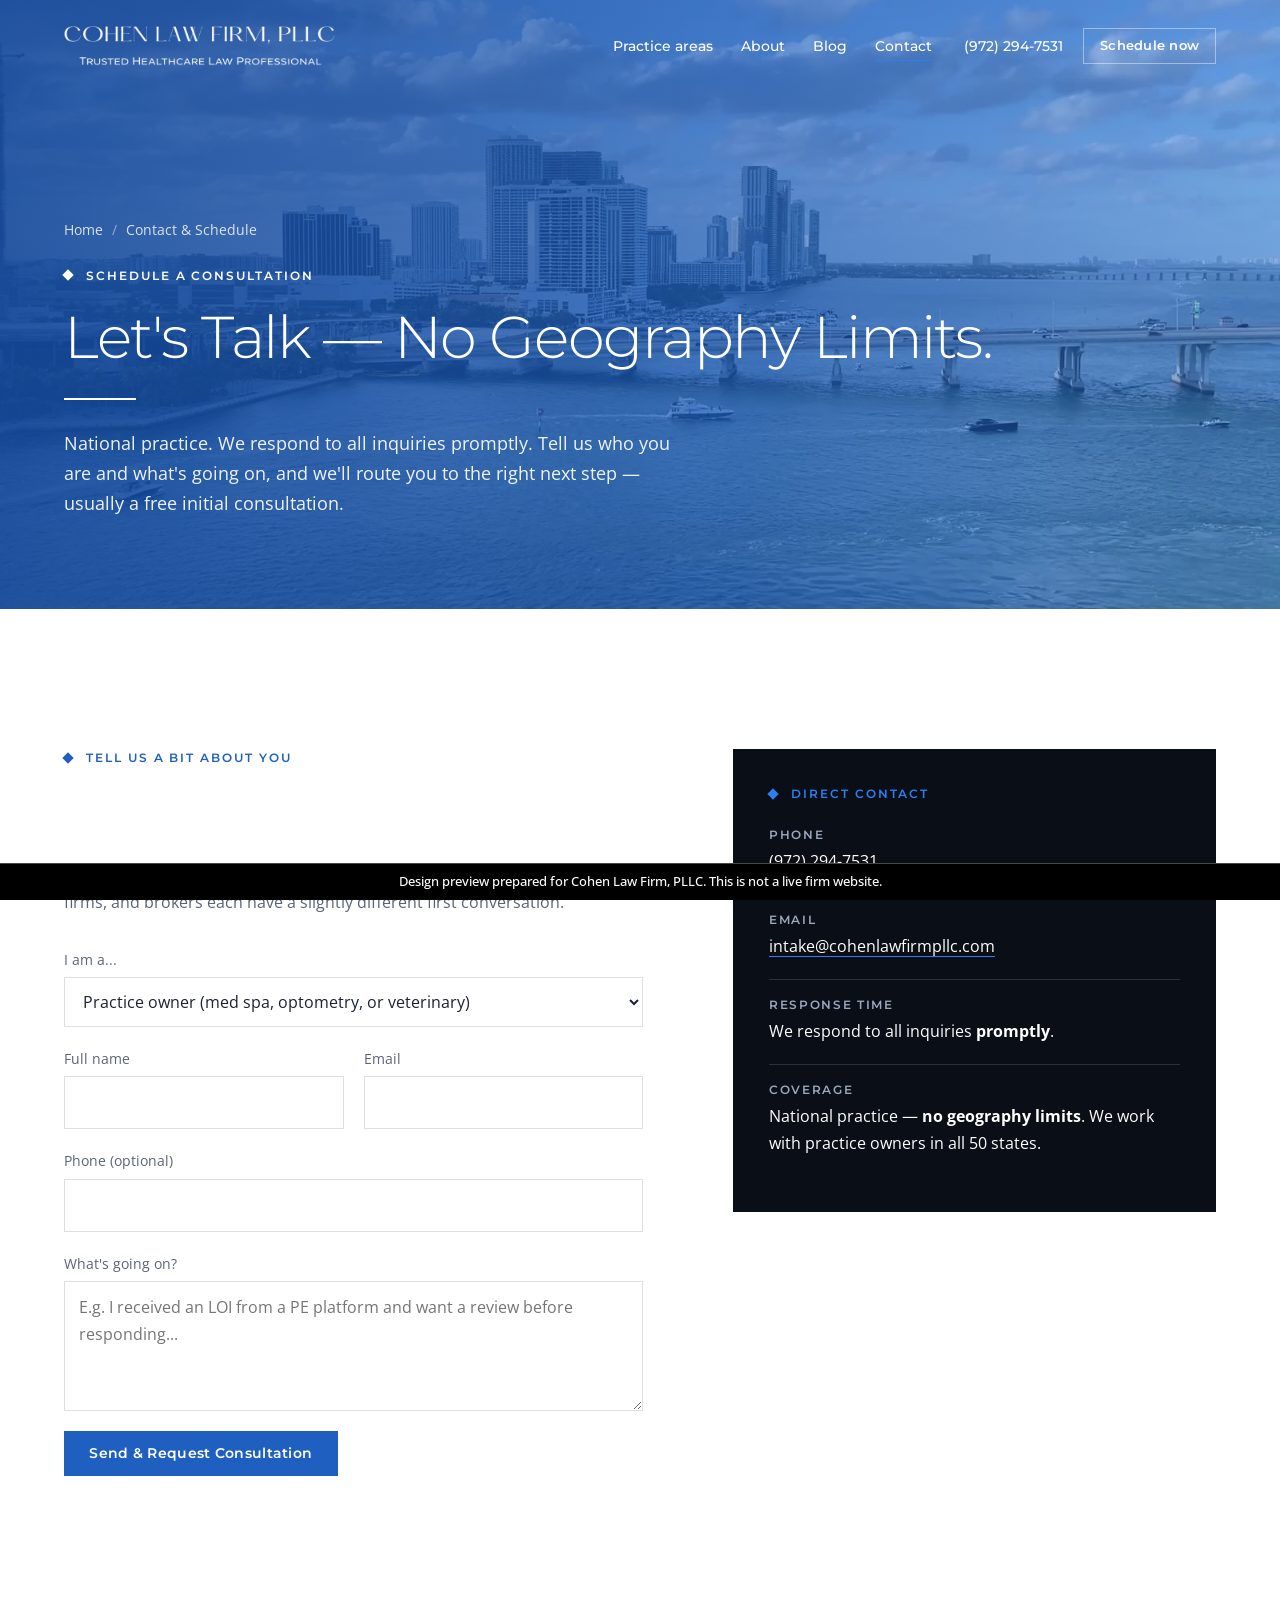
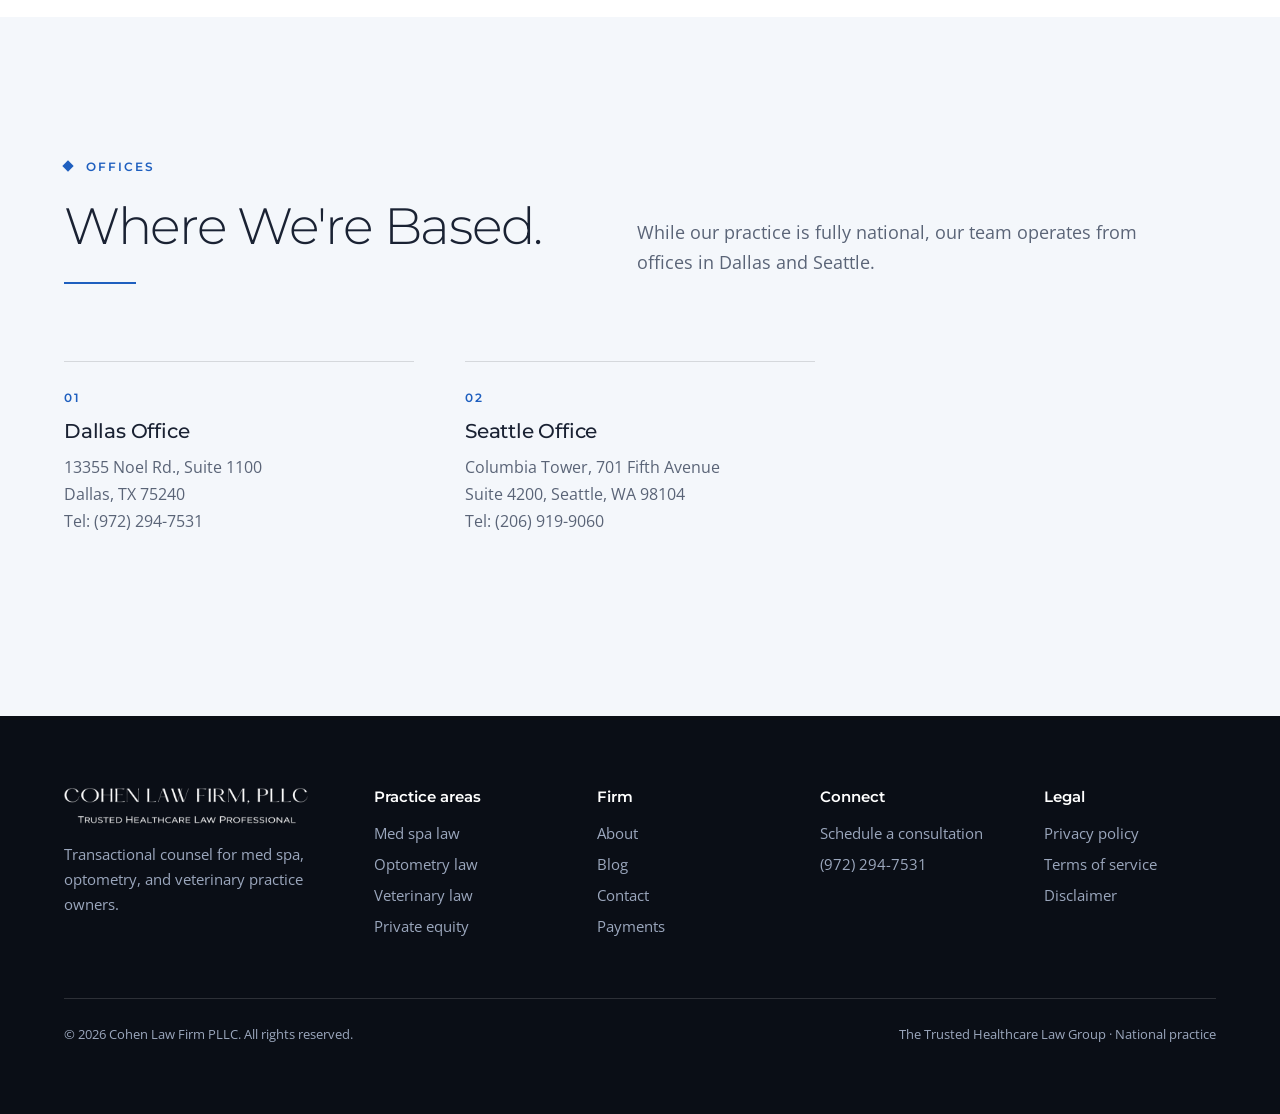
<file: contact.html>
<!doctype html>
<html lang="en">
<head>
<meta charset="utf-8">
<meta name="viewport" content="width=device-width, initial-scale=1">
<meta name="robots" content="noindex">
<title>Schedule a Consultation — Contact | Cohen Law Firm PLLC</title>
<meta name="description" content="Schedule a free initial consultation with Cohen Law Firm PLLC. National practice, no geography limits. We respond to all inquiries promptly.">
<link rel="preconnect" href="https://fonts.googleapis.com">
<link rel="preconnect" href="https://fonts.gstatic.com" crossorigin>
<link href="https://fonts.googleapis.com/css2?family=Montserrat:wght@300;400;500;600&family=Open+Sans:wght@400;600&display=swap" rel="stylesheet">
<script>document.documentElement.classList.add('js')</script>
<link rel="stylesheet" href="assets/site.css">
</head>
<body>
<aside class="preview-note" role="note">Design preview prepared for Cohen Law Firm, PLLC. This is not a live firm website.</aside>
<a class="skip" href="#main">Skip to content</a>

<!-- Generated by replica/build_pages.py from replica/src/contact.html. Edit the script, not this file. -->
<header class="header" id="header">
  <div class="wrap">
    <a class="logo" href="index.html" aria-label="Cohen Law Firm PLLC home"><img src="assets/logo.png" width="678" height="100" alt="Cohen Law Firm, PLLC. Trusted Healthcare Law Professional"></a>
    <button class="menu-btn" id="menuBtn" aria-expanded="false" aria-controls="nav">Menu</button>
    <nav class="nav" id="nav" aria-label="Main">
      <div class="drop">
        <a href="index.html#practice">Practice areas</a>
        <ul>
          <li><a href="med-spa-law.html">Med spa law</a></li>
          <li><a href="optometry-law.html">Optometry law</a></li>
          <li><a href="veterinary-law.html">Veterinary law</a></li>
          <li><a href="private-equity-transactions.html">Private equity transactions</a></li>
        </ul>
      </div>
      <a href="about.html">About</a>
      <a href="blog/index.html">Blog</a>
      <a href="contact.html" aria-current="page">Contact</a>
    </nav>
    <div class="header-cta">
      <a href="tel:+19722947531">(972) 294-7531</a>
      <a class="btn btn--ghost" href="contact.html" aria-current="page">Schedule now</a>
    </div>
  </div>
</header>

<main id="main">

<section class="page-hero" style="background-image:url(assets/hero-poster.jpg)">
  <div class="wrap">
    <p class="crumbs"><a href="index.html">Home</a><span>/</span>Contact &amp; Schedule</p>
    <p class="eyebrow">Schedule a Consultation</p>
    <h1>Let's Talk — No Geography Limits.</h1><i class="rule"></i>
    <p class="lede">National practice. We respond to all inquiries promptly. Tell us who you are and what's going on, and we'll route you to the right next step — usually a free initial consultation.</p>
    
  </div>
</section>

<section class="white">
  <div class="wrap contact">
    <div>
      <p class="eyebrow">Tell us a bit about you</p>
      <h2 class="rv">I Am A...</h2>
      <p class="quiet">This helps us route your inquiry appropriately — practice owners, CPAs, PE firms, and brokers each have a slightly different first conversation.</p>
      <!-- Placeholder: opens the visitor's email app. Swap for the firm's form handler before launch. -->
      <form class="form" action="mailto:intake@cohenlawfirmpllc.com" method="post" enctype="text/plain">
        <label>I am a... <select name="role"><option>Practice owner (med spa, optometry, or veterinary)</option><option>CPA or financial advisor</option><option>PE firm / operating partner</option><option>Practice broker / M&amp;A advisor</option><option>Other</option></select></label>
        <div class="two">
          <label>Full name <input name="name" type="text" autocomplete="name" required></label>
          <label>Email <input name="email" type="email" autocomplete="email" required></label>
        </div>
        <label>Phone (optional) <input name="phone" type="tel" autocomplete="tel"></label>
        <label>What's going on? <textarea name="message" placeholder="E.g. I received an LOI from a PE platform and want a review before responding..." required></textarea></label>
        <button class="btn" type="submit">Send &amp; Request Consultation</button>
      </form>
    </div>
    <aside class="statcard statcard--info"><h2 class="eyebrow">Direct contact</h2><dl><div><dt>Phone</dt><dd><a href="tel:+19722947531">(972) 294-7531</a></dd></div><div><dt>Email</dt><dd><a href="mailto:intake@cohenlawfirmpllc.com">intake@cohenlawfirmpllc.com</a></dd></div><div><dt>Response time</dt><dd>We respond to all inquiries <strong>promptly</strong>.</dd></div><div><dt>Coverage</dt><dd>National practice — <strong>no geography limits</strong>. We work with practice owners in all 50 states.</dd></div></dl></aside>
  </div>
</section>

<section class="mist">
  <div class="wrap">
    <div class="head">
      <div><p class="eyebrow">Offices</p><h2 class="rv">Where We're Based.</h2><i class="rule"></i></div>
      <p class="lede">While our practice is fully national, our team operates from offices in Dallas and Seattle.</p>
    </div>
    <ul class="cards"><li><h3>Dallas Office</h3><address>13355 Noel Rd., Suite 1100<br/>Dallas, TX 75240<br>Tel: (972) 294-7531</address></li><li><h3>Seattle Office</h3><address>Columbia Tower, 701 Fifth Avenue<br/>Suite 4200, Seattle, WA 98104<br>Tel: (206) 919-9060</address></li></ul>
  </div>
</section>


</main>

<footer>
  <div class="wrap">
    <div class="foot">
      <div>
        <img src="assets/logo.png" width="678" height="100" alt="Cohen Law Firm, PLLC" loading="lazy">
        <p>Transactional counsel for med spa, optometry, and veterinary practice owners.</p>
      </div>
      <div>
        <h3>Practice areas</h3>
        <ul>
          <li><a href="med-spa-law.html">Med spa law</a></li>
          <li><a href="optometry-law.html">Optometry law</a></li>
          <li><a href="veterinary-law.html">Veterinary law</a></li>
          <li><a href="private-equity-transactions.html">Private equity</a></li>
        </ul>
      </div>
      <div>
        <h3>Firm</h3>
        <ul>
          <li><a href="about.html">About</a></li>
          <li><a href="blog/index.html">Blog</a></li>
          <li><a href="contact.html">Contact</a></li>
          <li><a href="https://secure.lawpay.com/pages/cohenlawfirmpllc/operating">Payments</a></li>
        </ul>
      </div>
      <div>
        <h3>Connect</h3>
        <ul>
          <li><a href="contact.html">Schedule a consultation</a></li>
          <li><a href="tel:+19722947531">(972) 294-7531</a></li>
        </ul>
      </div>
      <div>
        <h3>Legal</h3>
        <ul>
          <li><a href="privacy-policy.html">Privacy policy</a></li>
          <li><a href="terms-of-service.html">Terms of service</a></li>
          <li><a href="disclaimer.html">Disclaimer</a></li>
        </ul>
      </div>
    </div>
    <div class="legal">
      <span>&copy; 2026 Cohen Law Firm PLLC. All rights reserved.</span>
      <span>The Trusted Healthcare Law Group &middot; National practice</span>
    </div>
  </div>
</footer>

<script src="assets/site.js"></script>
</body>
</html>
</file>
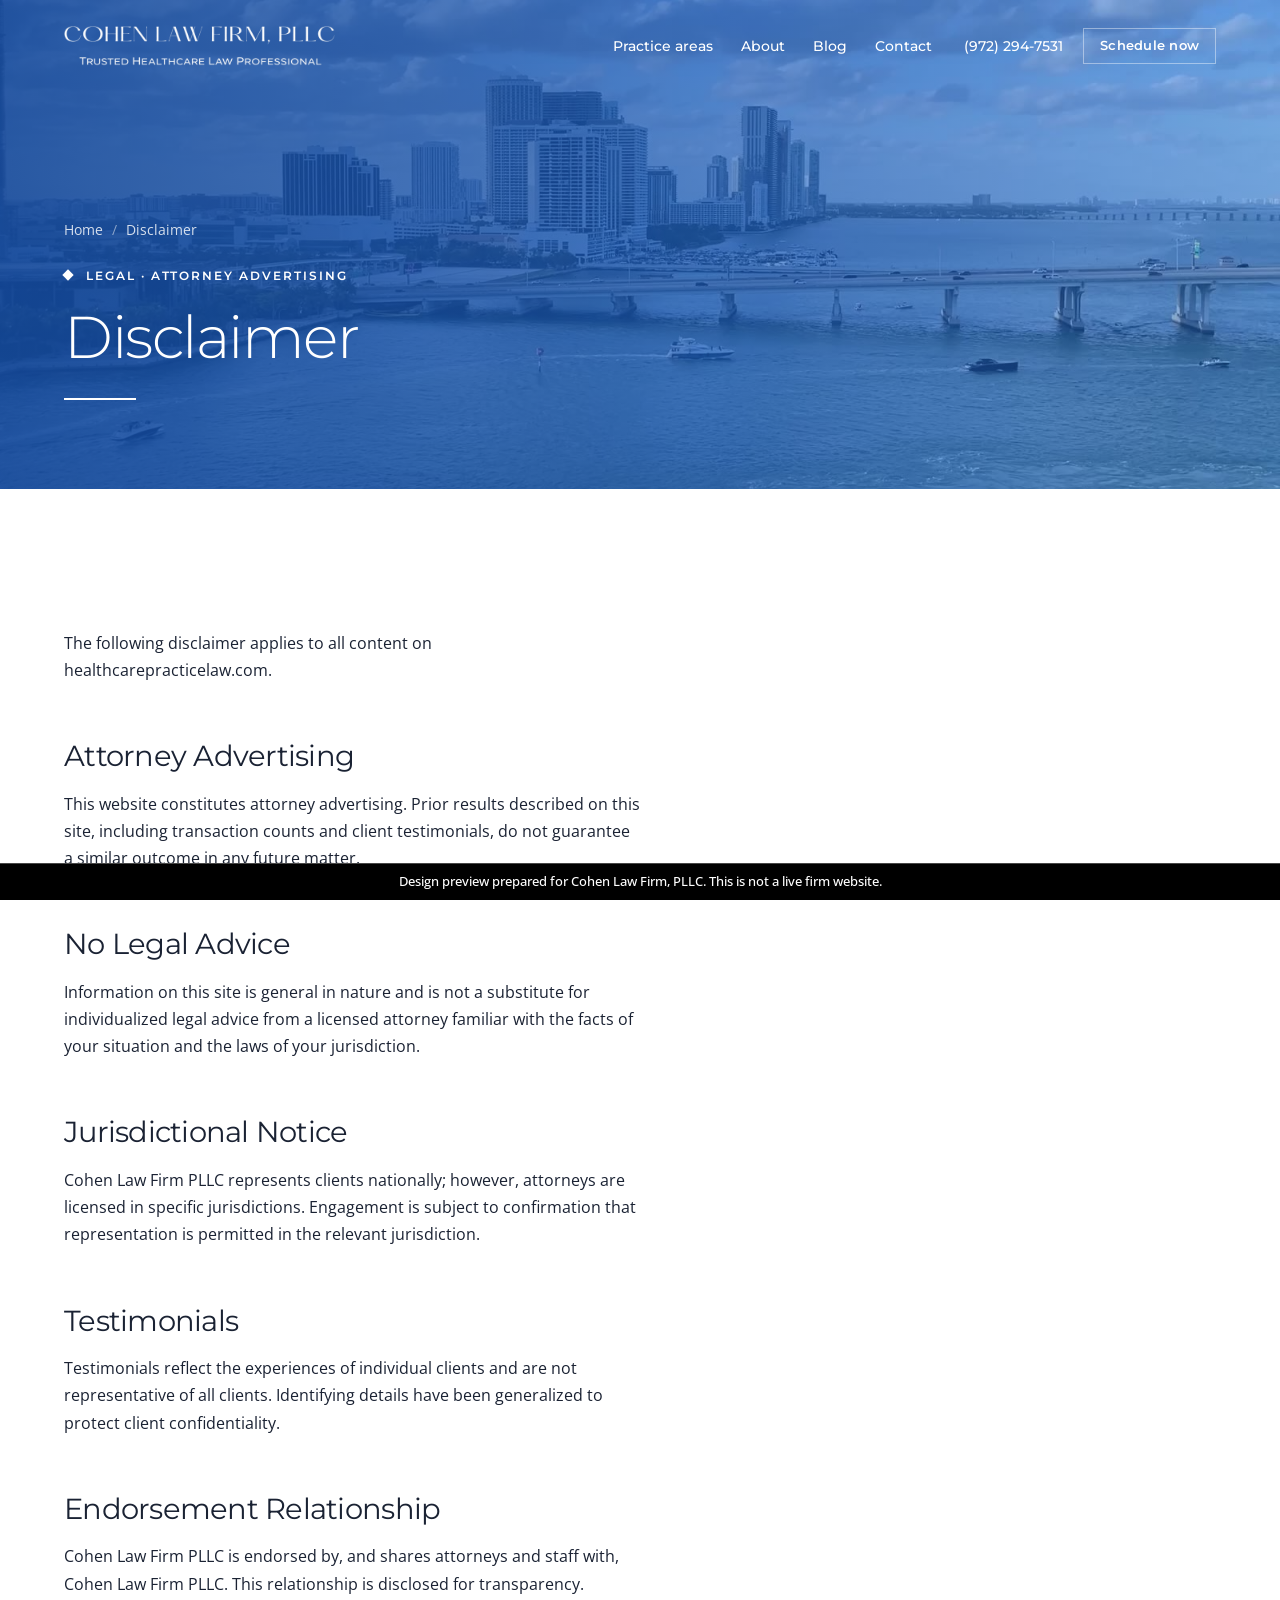
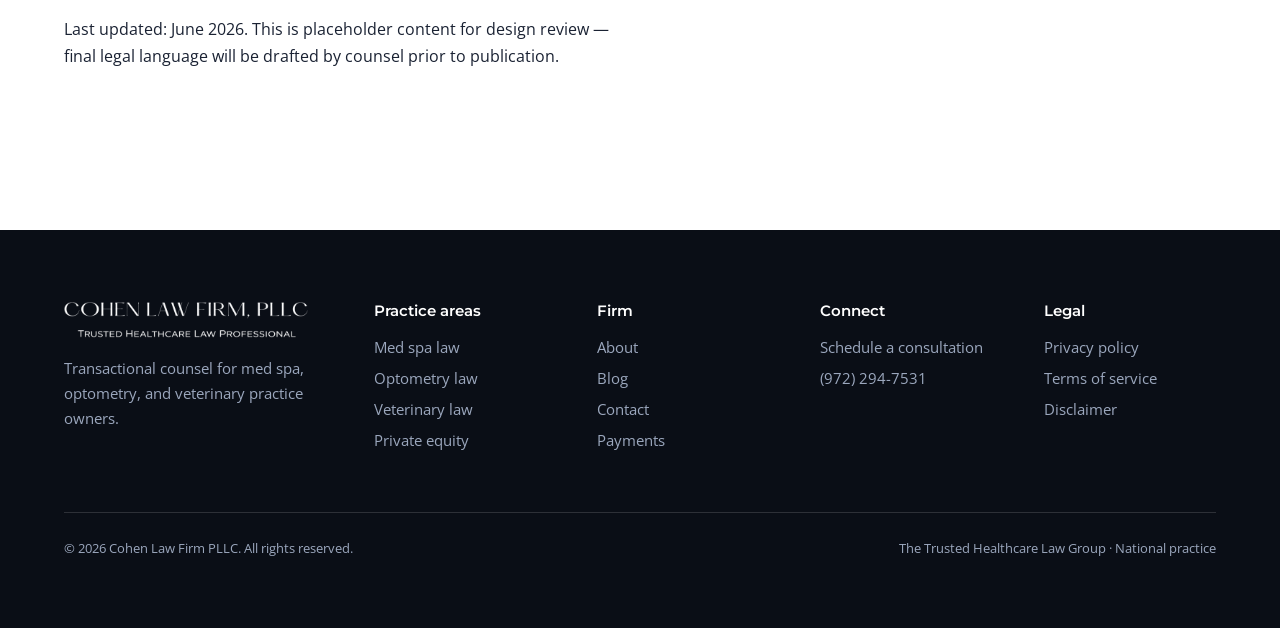
<file: disclaimer.html>
<!doctype html>
<html lang="en">
<head>
<meta charset="utf-8">
<meta name="viewport" content="width=device-width, initial-scale=1">
<meta name="robots" content="noindex">
<title>Disclaimer | Cohen Law Firm PLLC</title>
<meta name="description" content="Attorney advertising disclaimer for Cohen Law Firm PLLC.">
<link rel="preconnect" href="https://fonts.googleapis.com">
<link rel="preconnect" href="https://fonts.gstatic.com" crossorigin>
<link href="https://fonts.googleapis.com/css2?family=Montserrat:wght@300;400;500;600&family=Open+Sans:wght@400;600&display=swap" rel="stylesheet">
<script>document.documentElement.classList.add('js')</script>
<link rel="stylesheet" href="assets/site.css">
</head>
<body>
<aside class="preview-note" role="note">Design preview prepared for Cohen Law Firm, PLLC. This is not a live firm website.</aside>
<a class="skip" href="#main">Skip to content</a>

<!-- Generated by replica/build_pages.py from replica/src/disclaimer.html. Edit the script, not this file. -->
<header class="header" id="header">
  <div class="wrap">
    <a class="logo" href="index.html" aria-label="Cohen Law Firm PLLC home"><img src="assets/logo.png" width="678" height="100" alt="Cohen Law Firm, PLLC. Trusted Healthcare Law Professional"></a>
    <button class="menu-btn" id="menuBtn" aria-expanded="false" aria-controls="nav">Menu</button>
    <nav class="nav" id="nav" aria-label="Main">
      <div class="drop">
        <a href="index.html#practice">Practice areas</a>
        <ul>
          <li><a href="med-spa-law.html">Med spa law</a></li>
          <li><a href="optometry-law.html">Optometry law</a></li>
          <li><a href="veterinary-law.html">Veterinary law</a></li>
          <li><a href="private-equity-transactions.html">Private equity transactions</a></li>
        </ul>
      </div>
      <a href="about.html">About</a>
      <a href="blog/index.html">Blog</a>
      <a href="contact.html">Contact</a>
    </nav>
    <div class="header-cta">
      <a href="tel:+19722947531">(972) 294-7531</a>
      <a class="btn btn--ghost" href="contact.html">Schedule now</a>
    </div>
  </div>
</header>

<main id="main">

<section class="page-hero" style="background-image:url(assets/hero-poster.jpg)">
  <div class="wrap">
    <p class="crumbs"><a href="index.html">Home</a><span>/</span>Disclaimer</p>
    <p class="eyebrow">Legal · Attorney Advertising</p>
    <h1>Disclaimer</h1><i class="rule"></i>
    
    
  </div>
</section>

<section class="white">
  <div class="wrap"><article class="prose">
<p>The following disclaimer applies to all content on healthcarepracticelaw.com.</p>
<h2>Attorney Advertising</h2>
<p>This website constitutes attorney advertising. Prior results described on this site, including transaction counts and client testimonials, do not guarantee a similar outcome in any future matter.</p>
<h2>No Legal Advice</h2>
<p>Information on this site is general in nature and is not a substitute for individualized legal advice from a licensed attorney familiar with the facts of your situation and the laws of your jurisdiction.</p>
<h2>Jurisdictional Notice</h2>
<p>Cohen Law Firm PLLC represents clients nationally; however, attorneys are licensed in specific jurisdictions. Engagement is subject to confirmation that representation is permitted in the relevant jurisdiction.</p>
<h2>Testimonials</h2>
<p>Testimonials reflect the experiences of individual clients and are not representative of all clients. Identifying details have been generalized to protect client confidentiality.</p>
<h2>Endorsement Relationship</h2>
<p>Cohen Law Firm PLLC is endorsed by, and shares attorneys and staff with, Cohen Law Firm PLLC. This relationship is disclosed for transparency.</p>
<p>Last updated: June 2026. This is placeholder content for design review — final legal language will be drafted by counsel prior to publication.</p>
  </article></div>
</section>


</main>

<footer>
  <div class="wrap">
    <div class="foot">
      <div>
        <img src="assets/logo.png" width="678" height="100" alt="Cohen Law Firm, PLLC" loading="lazy">
        <p>Transactional counsel for med spa, optometry, and veterinary practice owners.</p>
      </div>
      <div>
        <h3>Practice areas</h3>
        <ul>
          <li><a href="med-spa-law.html">Med spa law</a></li>
          <li><a href="optometry-law.html">Optometry law</a></li>
          <li><a href="veterinary-law.html">Veterinary law</a></li>
          <li><a href="private-equity-transactions.html">Private equity</a></li>
        </ul>
      </div>
      <div>
        <h3>Firm</h3>
        <ul>
          <li><a href="about.html">About</a></li>
          <li><a href="blog/index.html">Blog</a></li>
          <li><a href="contact.html">Contact</a></li>
          <li><a href="https://secure.lawpay.com/pages/cohenlawfirmpllc/operating">Payments</a></li>
        </ul>
      </div>
      <div>
        <h3>Connect</h3>
        <ul>
          <li><a href="contact.html">Schedule a consultation</a></li>
          <li><a href="tel:+19722947531">(972) 294-7531</a></li>
        </ul>
      </div>
      <div>
        <h3>Legal</h3>
        <ul>
          <li><a href="privacy-policy.html">Privacy policy</a></li>
          <li><a href="terms-of-service.html">Terms of service</a></li>
          <li><a href="disclaimer.html">Disclaimer</a></li>
        </ul>
      </div>
    </div>
    <div class="legal">
      <span>&copy; 2026 Cohen Law Firm PLLC. All rights reserved.</span>
      <span>The Trusted Healthcare Law Group &middot; National practice</span>
    </div>
  </div>
</footer>

<script src="assets/site.js"></script>
</body>
</html>
</file>
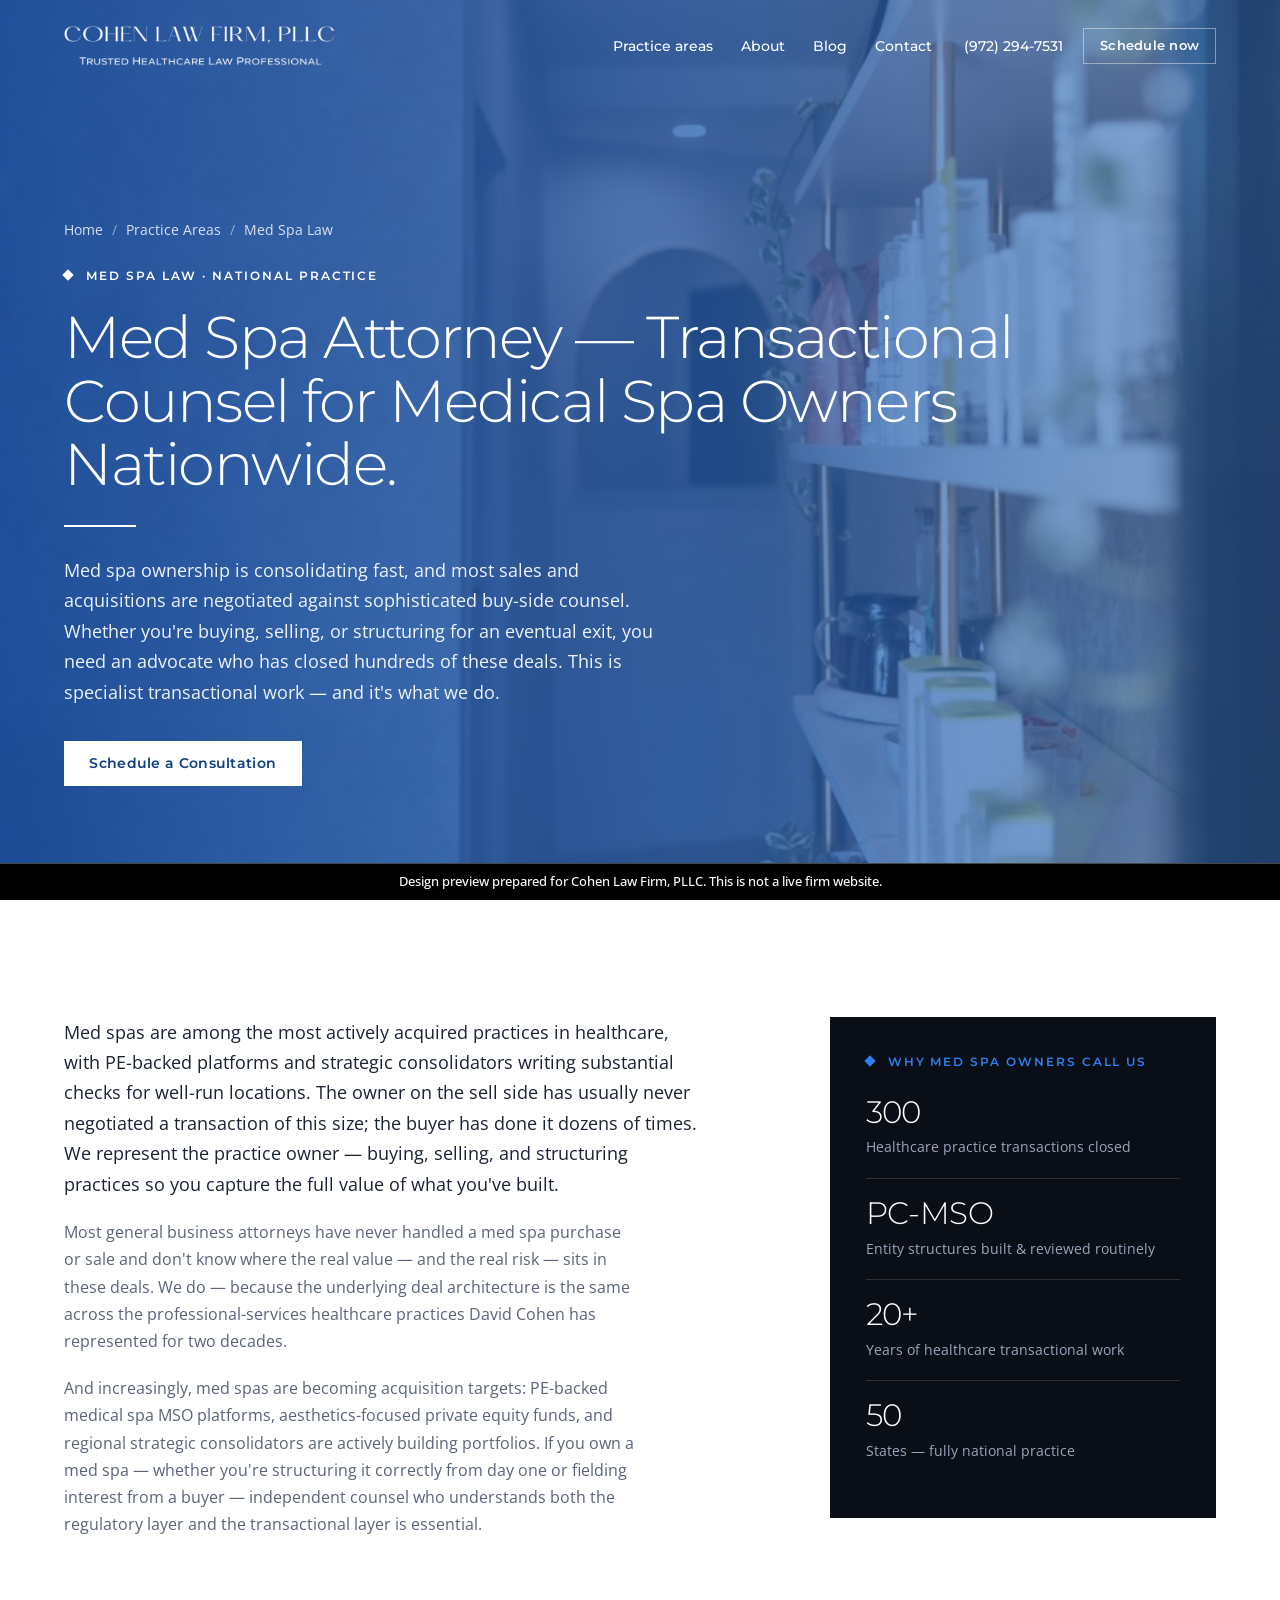
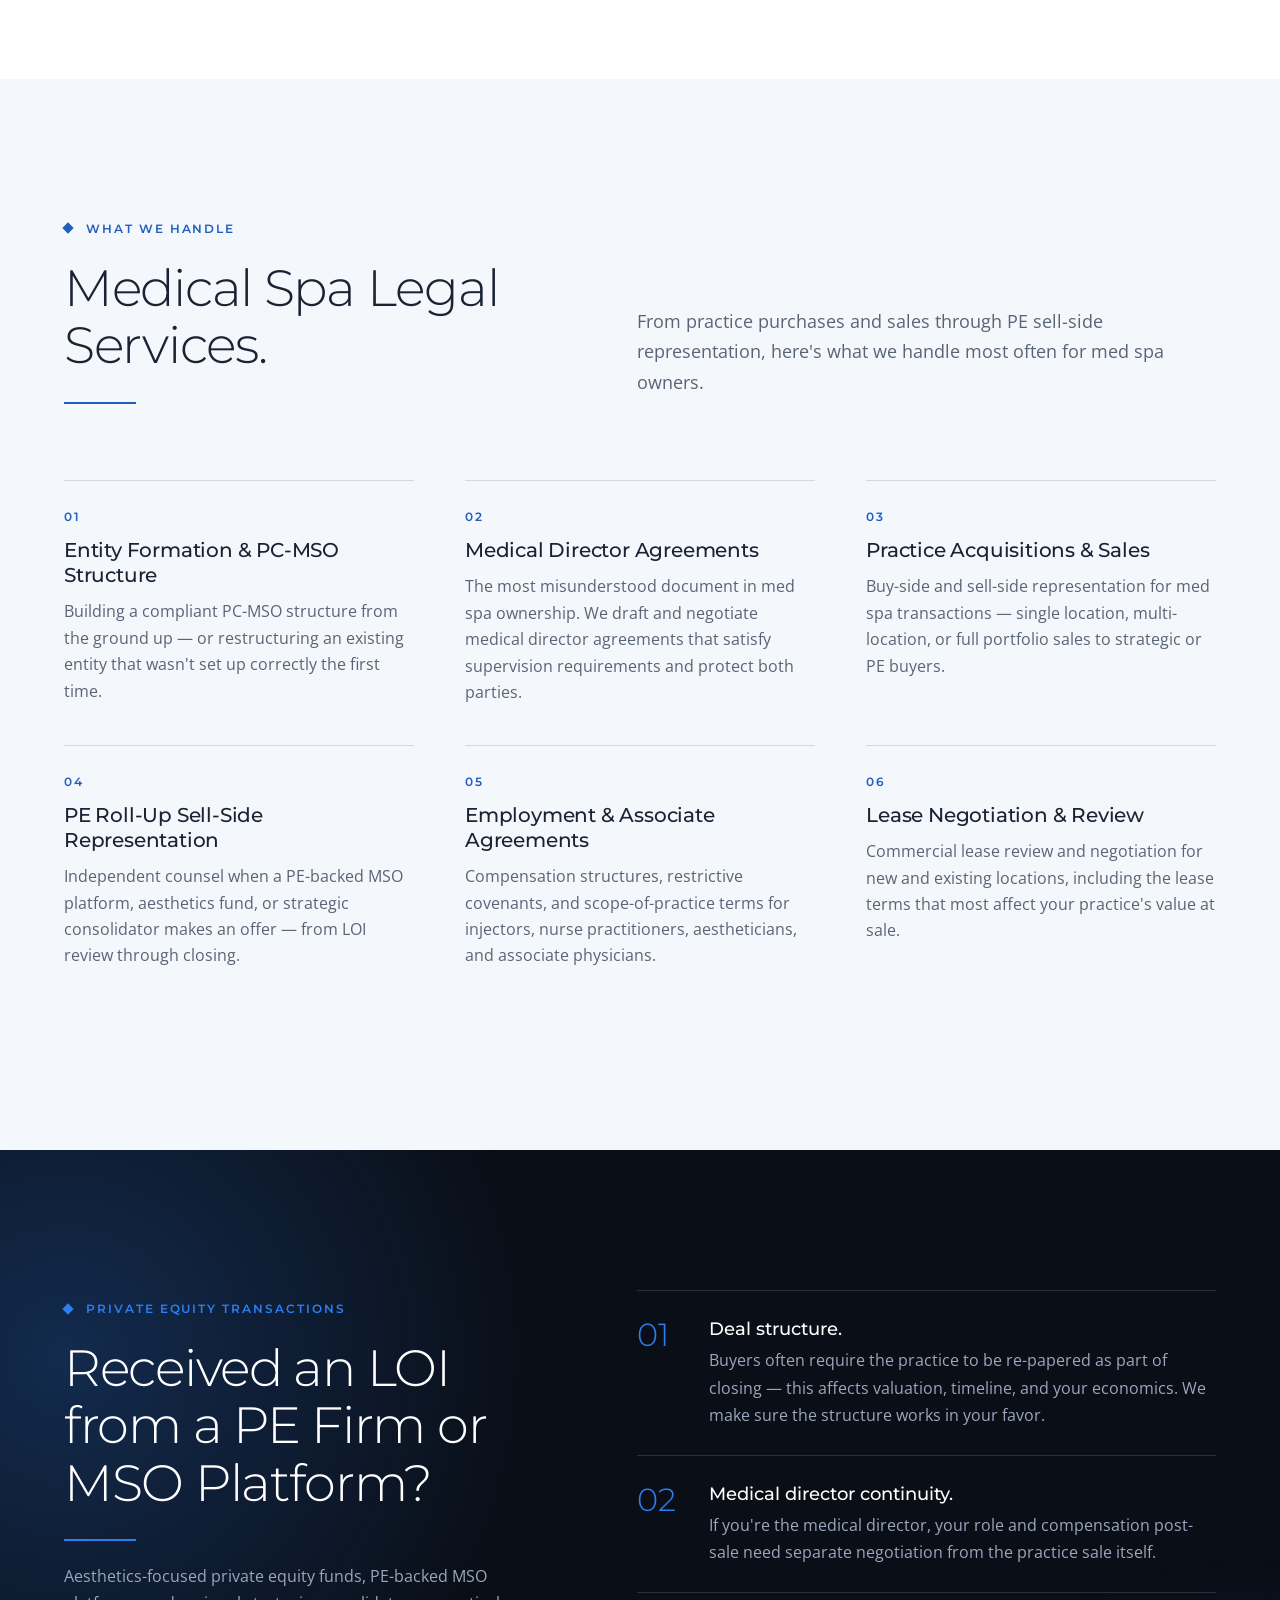
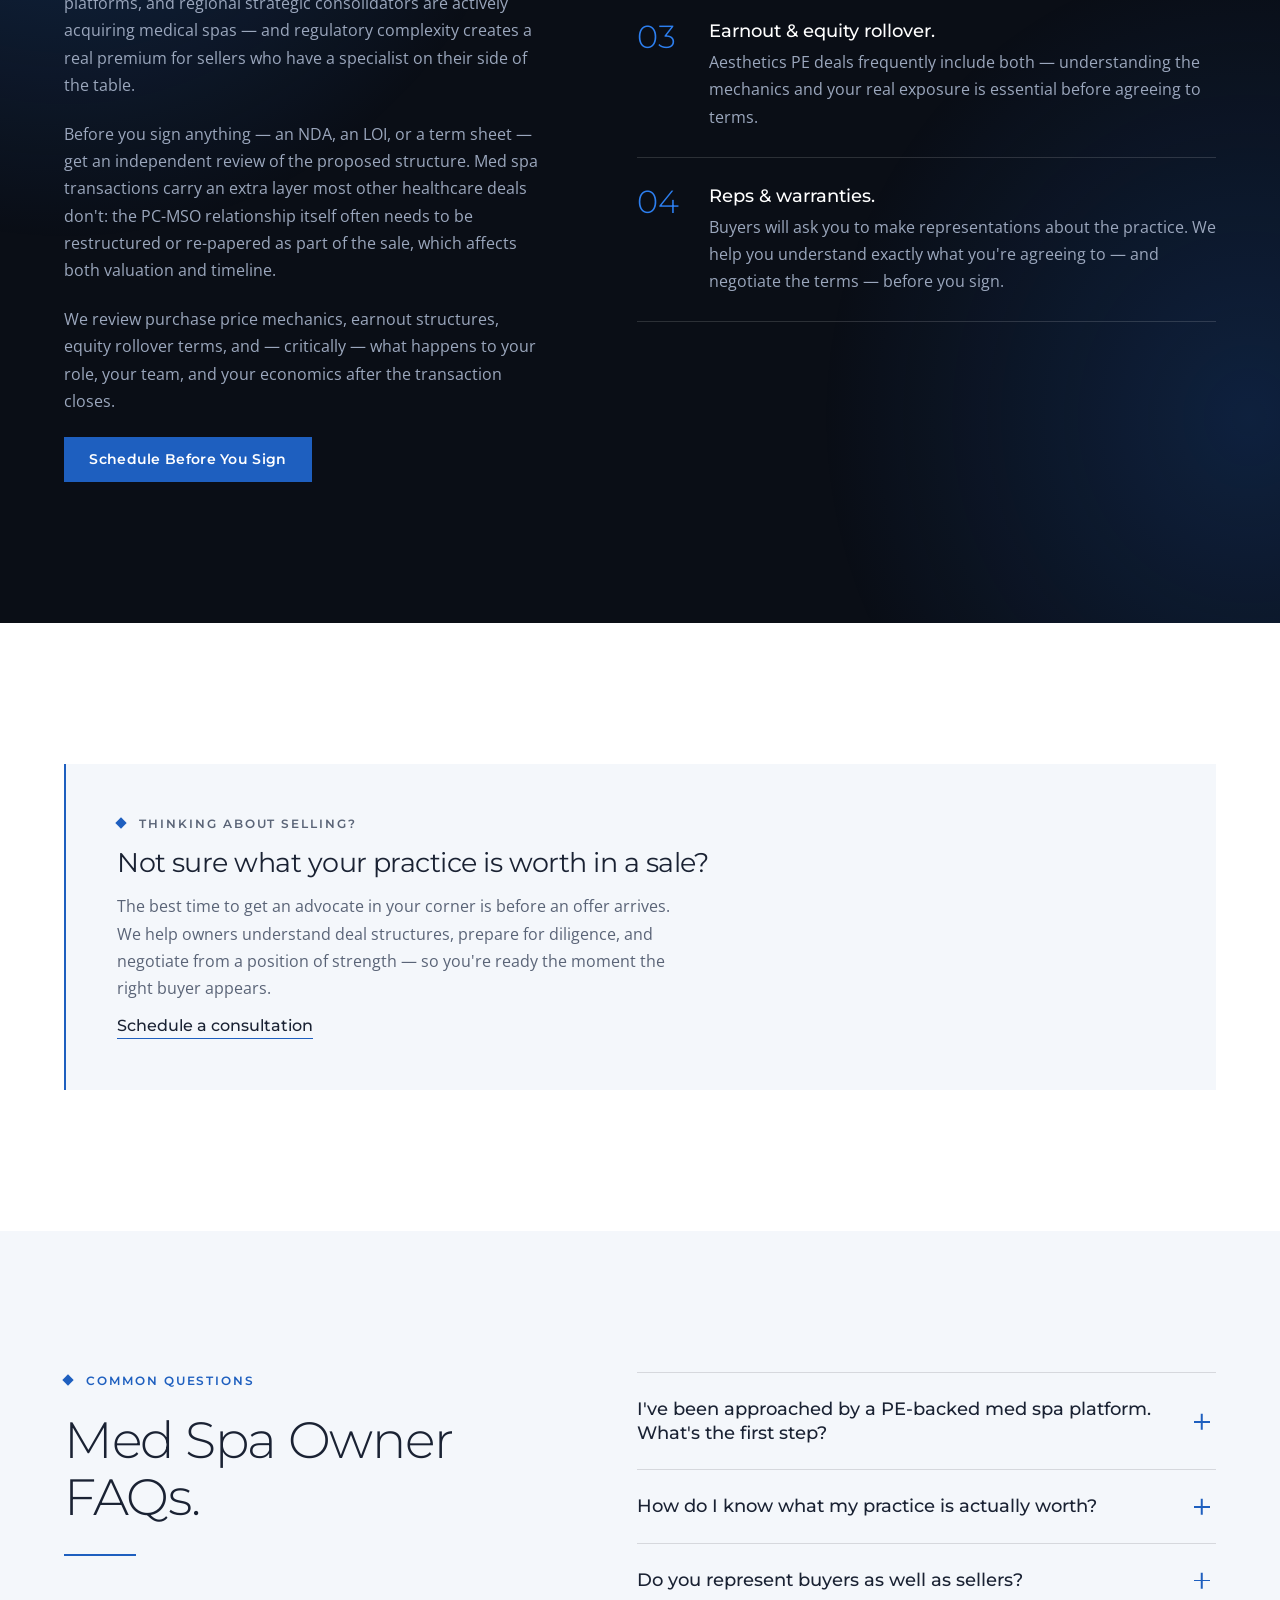
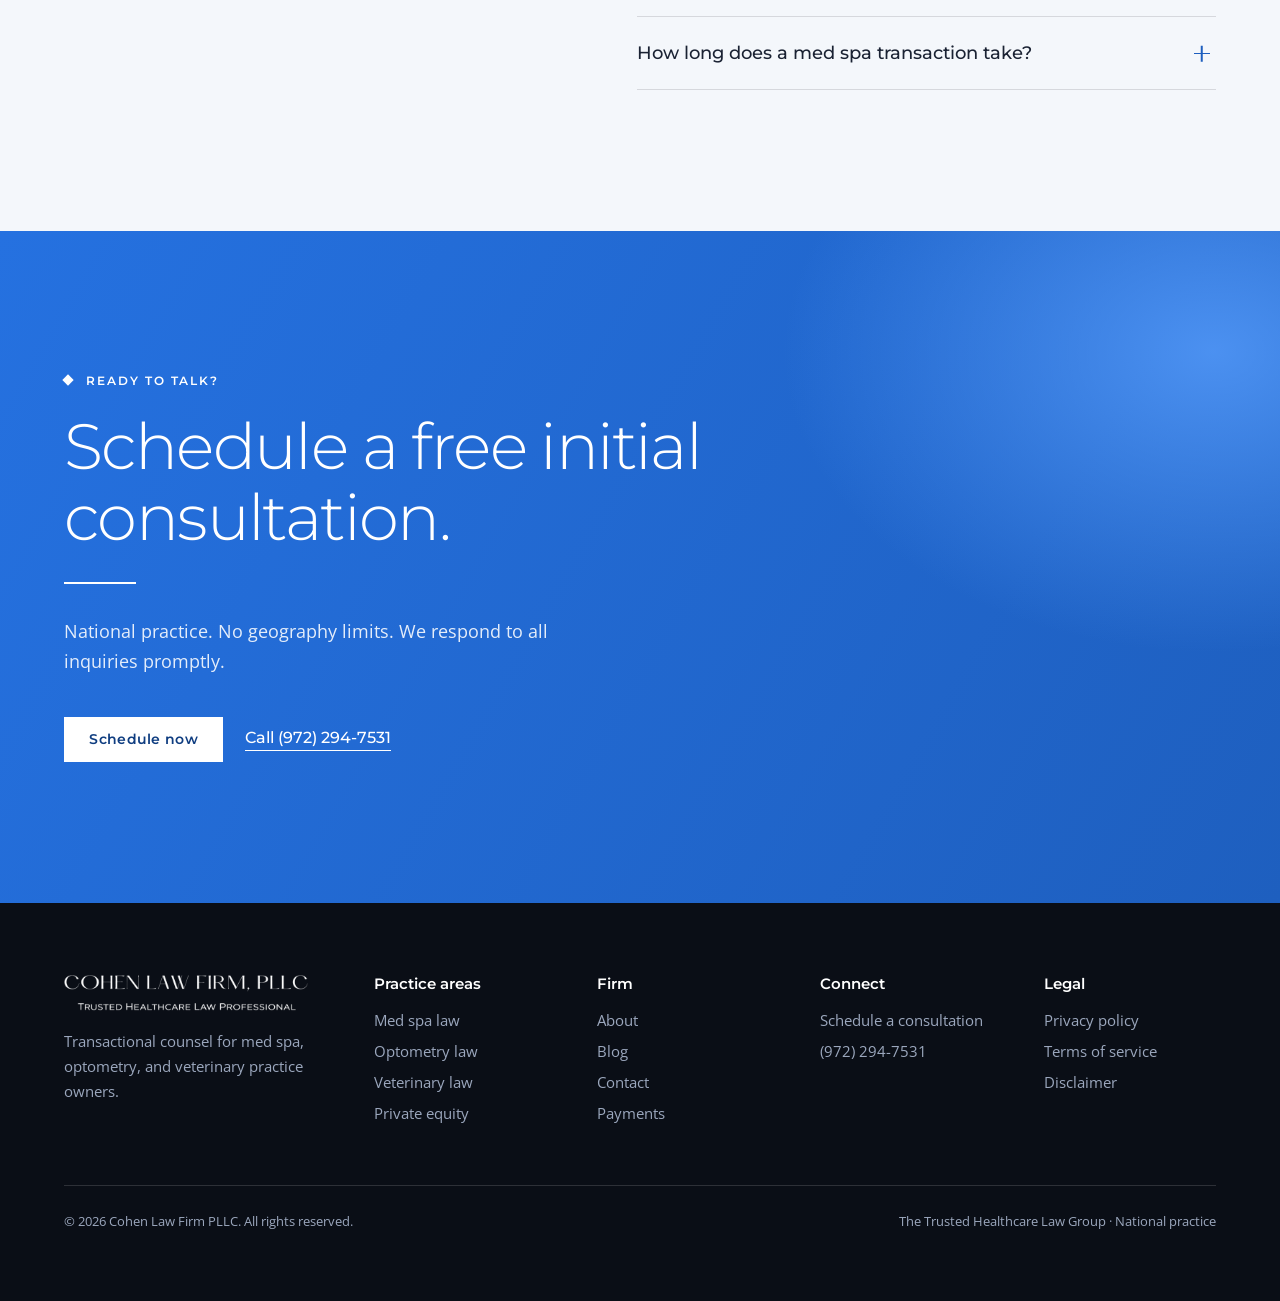
<file: med-spa-law.html>
<!doctype html>
<html lang="en">
<head>
<meta charset="utf-8">
<meta name="viewport" content="width=device-width, initial-scale=1">
<meta name="robots" content="noindex">
<title>Med Spa Attorney — Transactional Counsel for Medical Spa Owners | Cohen Law Firm PLLC</title>
<meta name="description" content="Medical spa attorney for practice purchases, sales, partnerships, and PE sell-side representation. National practice.">
<link rel="preconnect" href="https://fonts.googleapis.com">
<link rel="preconnect" href="https://fonts.gstatic.com" crossorigin>
<link href="https://fonts.googleapis.com/css2?family=Montserrat:wght@300;400;500;600&family=Open+Sans:wght@400;600&display=swap" rel="stylesheet">
<script>document.documentElement.classList.add('js')</script>
<link rel="stylesheet" href="assets/site.css">
</head>
<body>
<aside class="preview-note" role="note">Design preview prepared for Cohen Law Firm, PLLC. This is not a live firm website.</aside>
<a class="skip" href="#main">Skip to content</a>

<!-- Generated by replica/build_pages.py from replica/src/med-spa-law.html. Edit the script, not this file. -->
<header class="header" id="header">
  <div class="wrap">
    <a class="logo" href="index.html" aria-label="Cohen Law Firm PLLC home"><img src="assets/logo.png" width="678" height="100" alt="Cohen Law Firm, PLLC. Trusted Healthcare Law Professional"></a>
    <button class="menu-btn" id="menuBtn" aria-expanded="false" aria-controls="nav">Menu</button>
    <nav class="nav" id="nav" aria-label="Main">
      <div class="drop">
        <a href="index.html#practice">Practice areas</a>
        <ul>
          <li><a href="med-spa-law.html" aria-current="page">Med spa law</a></li>
          <li><a href="optometry-law.html">Optometry law</a></li>
          <li><a href="veterinary-law.html">Veterinary law</a></li>
          <li><a href="private-equity-transactions.html">Private equity transactions</a></li>
        </ul>
      </div>
      <a href="about.html">About</a>
      <a href="blog/index.html">Blog</a>
      <a href="contact.html">Contact</a>
    </nav>
    <div class="header-cta">
      <a href="tel:+19722947531">(972) 294-7531</a>
      <a class="btn btn--ghost" href="contact.html">Schedule now</a>
    </div>
  </div>
</header>

<main id="main">

<section class="page-hero" style="background-image:url(assets/vert-medspa.jpg)">
  <div class="wrap">
    <p class="crumbs"><a href="index.html">Home</a><span>/</span><a href="index.html#practice">Practice Areas</a><span>/</span>Med Spa Law</p>
    <p class="eyebrow">Med Spa Law · National Practice</p>
    <h1>Med Spa Attorney — Transactional Counsel for Medical Spa Owners Nationwide.</h1><i class="rule"></i>
    <p class="lede">Med spa ownership is consolidating fast, and most sales and acquisitions are negotiated against sophisticated buy-side counsel. Whether you're buying, selling, or structuring for an eventual exit, you need an advocate who has closed hundreds of these deals. This is specialist transactional work — and it's what we do.</p>
    <div class="hero-actions"><a class="btn" href="contact.html">Schedule a Consultation</a></div>
  </div>
</section>

<section class="white">
  <div class="wrap lead">
    <div class="copy"><p>Med spas are among the most actively acquired practices in healthcare, with PE-backed platforms and strategic consolidators writing substantial checks for well-run locations. The owner on the sell side has usually never negotiated a transaction of this size; the buyer has done it dozens of times. We represent the practice owner — buying, selling, and structuring practices so you capture the full value of what you've built.</p><p>Most general business attorneys have never handled a med spa purchase or sale and don't know where the real value — and the real risk — sits in these deals. We do — because the underlying deal architecture is the same across the professional-services healthcare practices David Cohen has represented for two decades.</p><p>And increasingly, med spas are becoming acquisition targets: PE-backed medical spa MSO platforms, aesthetics-focused private equity funds, and regional strategic consolidators are actively building portfolios. If you own a med spa — whether you're structuring it correctly from day one or fielding interest from a buyer — independent counsel who understands both the regulatory layer and the transactional layer is essential.</p></div>
    <aside class="statcard"><h2 class="eyebrow">Why med spa owners call us</h2><dl><div><dt>300</dt><dd>Healthcare practice transactions closed</dd></div><div><dt>PC-MSO</dt><dd>Entity structures built &amp; reviewed routinely</dd></div><div><dt>20+</dt><dd>Years of healthcare transactional work</dd></div><div><dt>50</dt><dd>States — fully national practice</dd></div></dl></aside>
  </div>
</section>

<section class="mist">
  <div class="wrap">
    <div class="head">
      <div><p class="eyebrow">What we handle</p><h2 class="rv">Medical Spa Legal Services.</h2><i class="rule"></i></div>
      <p class="lede">From practice purchases and sales through PE sell-side representation, here's what we handle most often for med spa owners.</p>
    </div>
    <ul class="cards"><li><h3>Entity Formation &amp; PC-MSO Structure</h3><p>Building a compliant PC-MSO structure from the ground up — or restructuring an existing entity that wasn't set up correctly the first time.</p></li><li><h3>Medical Director Agreements</h3><p>The most misunderstood document in med spa ownership. We draft and negotiate medical director agreements that satisfy supervision requirements and protect both parties.</p></li><li><h3>Practice Acquisitions &amp; Sales</h3><p>Buy-side and sell-side representation for med spa transactions — single location, multi-location, or full portfolio sales to strategic or PE buyers.</p></li><li><h3>PE Roll-Up Sell-Side Representation</h3><p>Independent counsel when a PE-backed MSO platform, aesthetics fund, or strategic consolidator makes an offer — from LOI review through closing.</p></li><li><h3>Employment &amp; Associate Agreements</h3><p>Compensation structures, restrictive covenants, and scope-of-practice terms for injectors, nurse practitioners, aestheticians, and associate physicians.</p></li><li><h3>Lease Negotiation &amp; Review</h3><p>Commercial lease review and negotiation for new and existing locations, including the lease terms that most affect your practice's value at sale.</p></li></ul>
  </div>
</section>

<section class="pe">
  <div class="wrap split">
    <div class="copy">
      <div><p class="eyebrow">Private equity transactions</p><h2 class="rv">Received an LOI from a PE Firm or MSO Platform?</h2><i class="rule"></i></div>
      <p class="quiet">Aesthetics-focused private equity funds, PE-backed MSO platforms, and regional strategic consolidators are actively acquiring medical spas — and regulatory complexity creates a real premium for sellers who have a specialist on their side of the table.</p><p class="quiet">Before you sign anything — an NDA, an LOI, or a term sheet — get an independent review of the proposed structure. Med spa transactions carry an extra layer most other healthcare deals don't: the PC-MSO relationship itself often needs to be restructured or re-papered as part of the sale, which affects both valuation and timeline.</p><p class="quiet">We review purchase price mechanics, earnout structures, equity rollover terms, and — critically — what happens to your role, your team, and your economics after the transaction closes.</p>
      <p><a class="btn" href="contact.html">Schedule Before You Sign</a></p>
    </div>
    <ol class="steps"><li><b aria-hidden="true">01</b><div><strong>Deal structure.</strong><p>Buyers often require the practice to be re-papered as part of closing — this affects valuation, timeline, and your economics. We make sure the structure works in your favor.</p></div></li><li><b aria-hidden="true">02</b><div><strong>Medical director continuity.</strong><p>If you're the medical director, your role and compensation post-sale need separate negotiation from the practice sale itself.</p></div></li><li><b aria-hidden="true">03</b><div><strong>Earnout &amp; equity rollover.</strong><p>Aesthetics PE deals frequently include both — understanding the mechanics and your real exposure is essential before agreeing to terms.</p></div></li><li><b aria-hidden="true">04</b><div><strong>Reps &amp; warranties.</strong><p>Buyers will ask you to make representations about the practice. We help you understand exactly what you're agreeing to — and negotiate the terms — before you sign.</p></div></li></ol>
  </div>
</section>

<section class="white">
  <div class="wrap"><ul class="aud"><li><p class="eyebrow">Thinking about selling?</p><h3>Not sure what your practice is worth in a sale?</h3><p>The best time to get an advocate in your corner is before an offer arrives. We help owners understand deal structures, prepare for diligence, and negotiate from a position of strength — so you're ready the moment the right buyer appears.</p><a class="link" href="contact.html">Schedule a consultation</a></li></ul></div>
</section>

<section class="mist">
  <div class="wrap split">
    <div><p class="eyebrow">Common questions</p><h2 class="rv">Med Spa Owner FAQs.</h2><i class="rule"></i></div>
    <div class="faq"><details><summary>I've been approached by a PE-backed med spa platform. What's the first step?</summary><p>Don't sign an NDA or LOI before an independent review. These deals move fast and the buyer's counsel has done this many times. We review the full proposed structure — purchase price, earnout, equity rollover, and your post-close role — and tell you exactly what is, and is not, negotiable before you respond.</p></details><details><summary>How do I know what my practice is actually worth?</summary><p>Valuation in a med spa sale turns on more than revenue — deal structure, earnout terms, and what happens to your team and your economics after closing all move the real number. We've been through hundreds of these transactions and help you see the full picture before you negotiate.</p></details><details><summary>Do you represent buyers as well as sellers?</summary><p>Yes. We represent practice owners on both sides of the table — acquiring a location or an entire group, or selling to a strategic buyer or PE platform. Having closed deals from both perspectives is exactly what lets us anticipate the other side's playbook.</p></details><details><summary>How long does a med spa transaction take?</summary><p>It depends on the size and complexity of the deal, but most practice sales and acquisitions run from a few weeks to a few months from LOI to close. After an initial review we'll give you a realistic timeline and flag anything likely to slow things down.</p></details></div>
  </div>
</section>

<section class="closing" id="contact">
  <div class="wrap">
    <p class="eyebrow">Ready to talk?</p>
    <h2 class="rv">Schedule a free initial consultation.</h2><i class="rule"></i>
    <p class="lede">National practice. No geography limits. We respond to all inquiries promptly.</p>
    <div class="hero-actions">
      <a class="btn" href="contact.html">Schedule now</a>
      <a class="link" href="tel:+19722947531">Call (972) 294-7531</a>
    </div>
  </div>
</section>
</main>

<footer>
  <div class="wrap">
    <div class="foot">
      <div>
        <img src="assets/logo.png" width="678" height="100" alt="Cohen Law Firm, PLLC" loading="lazy">
        <p>Transactional counsel for med spa, optometry, and veterinary practice owners.</p>
      </div>
      <div>
        <h3>Practice areas</h3>
        <ul>
          <li><a href="med-spa-law.html">Med spa law</a></li>
          <li><a href="optometry-law.html">Optometry law</a></li>
          <li><a href="veterinary-law.html">Veterinary law</a></li>
          <li><a href="private-equity-transactions.html">Private equity</a></li>
        </ul>
      </div>
      <div>
        <h3>Firm</h3>
        <ul>
          <li><a href="about.html">About</a></li>
          <li><a href="blog/index.html">Blog</a></li>
          <li><a href="contact.html">Contact</a></li>
          <li><a href="https://secure.lawpay.com/pages/cohenlawfirmpllc/operating">Payments</a></li>
        </ul>
      </div>
      <div>
        <h3>Connect</h3>
        <ul>
          <li><a href="contact.html">Schedule a consultation</a></li>
          <li><a href="tel:+19722947531">(972) 294-7531</a></li>
        </ul>
      </div>
      <div>
        <h3>Legal</h3>
        <ul>
          <li><a href="privacy-policy.html">Privacy policy</a></li>
          <li><a href="terms-of-service.html">Terms of service</a></li>
          <li><a href="disclaimer.html">Disclaimer</a></li>
        </ul>
      </div>
    </div>
    <div class="legal">
      <span>&copy; 2026 Cohen Law Firm PLLC. All rights reserved.</span>
      <span>The Trusted Healthcare Law Group &middot; National practice</span>
    </div>
  </div>
</footer>

<script src="assets/site.js"></script>
</body>
</html>
</file>
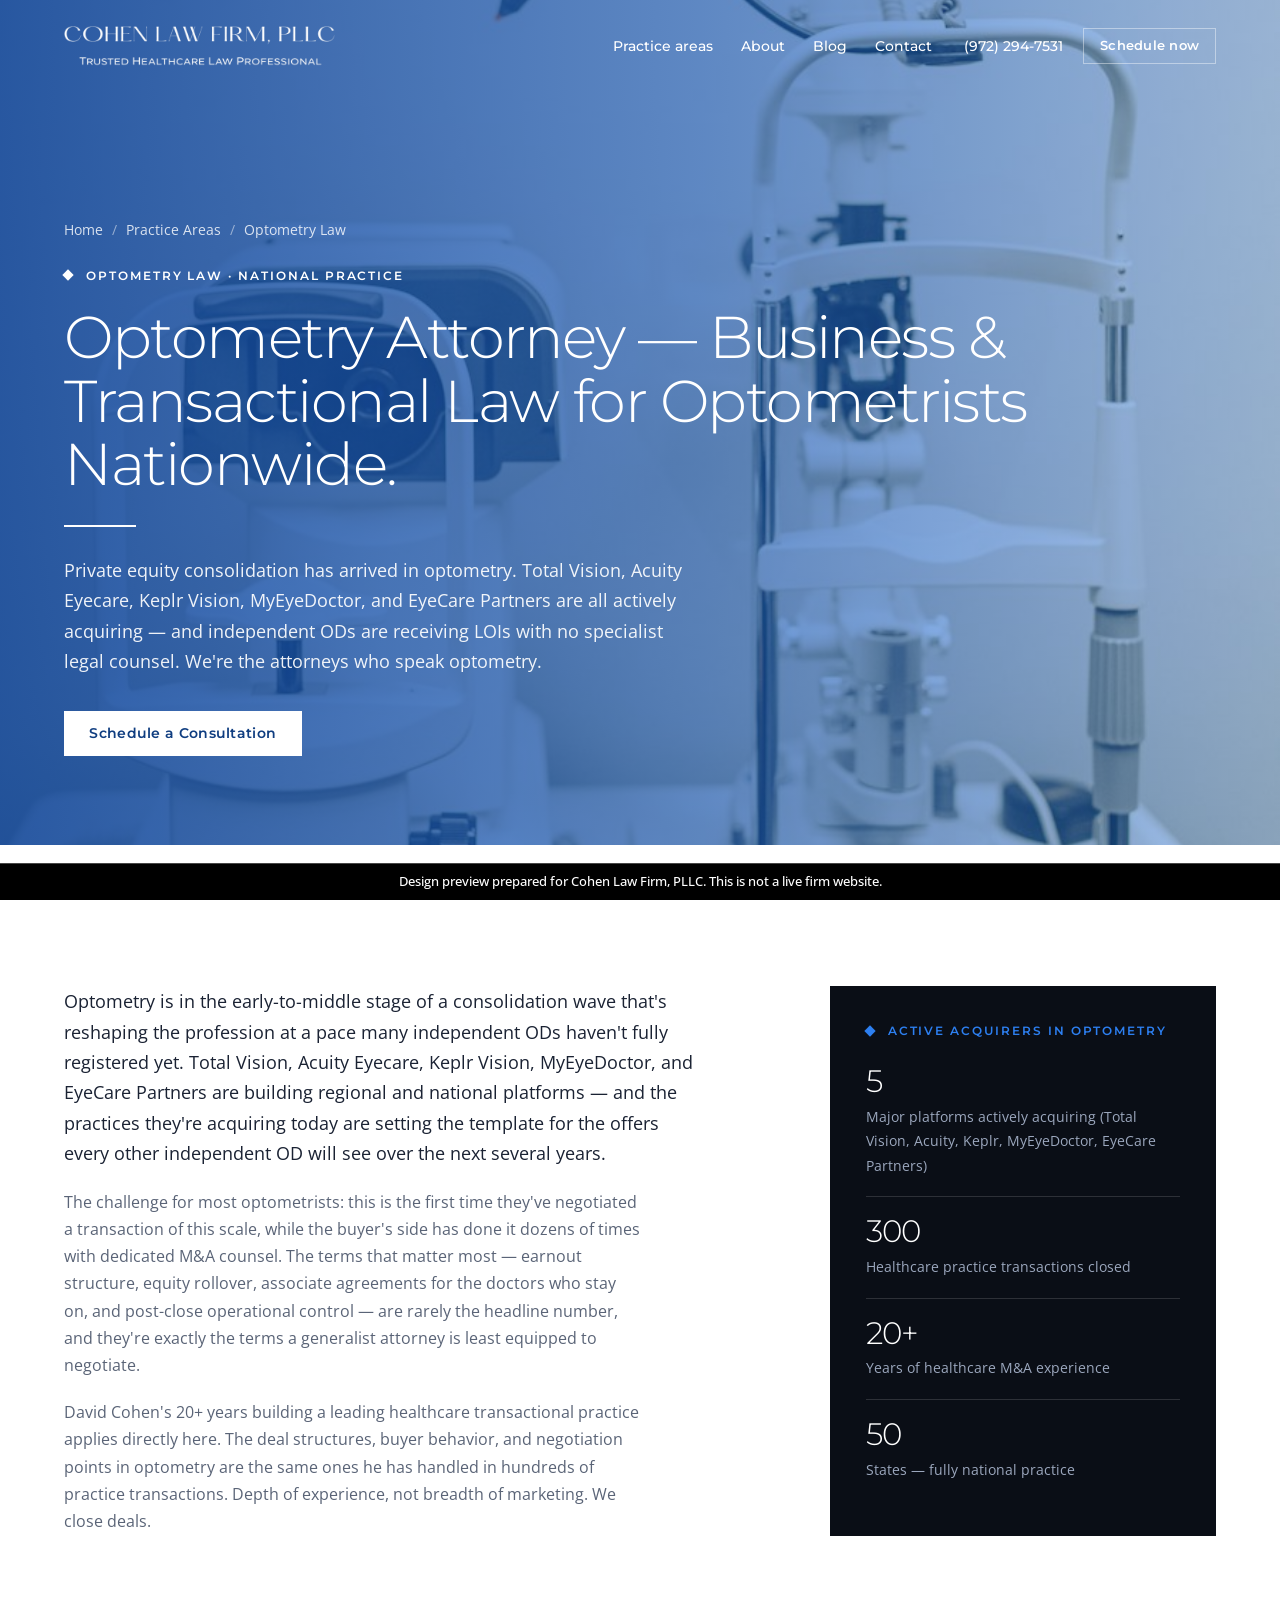
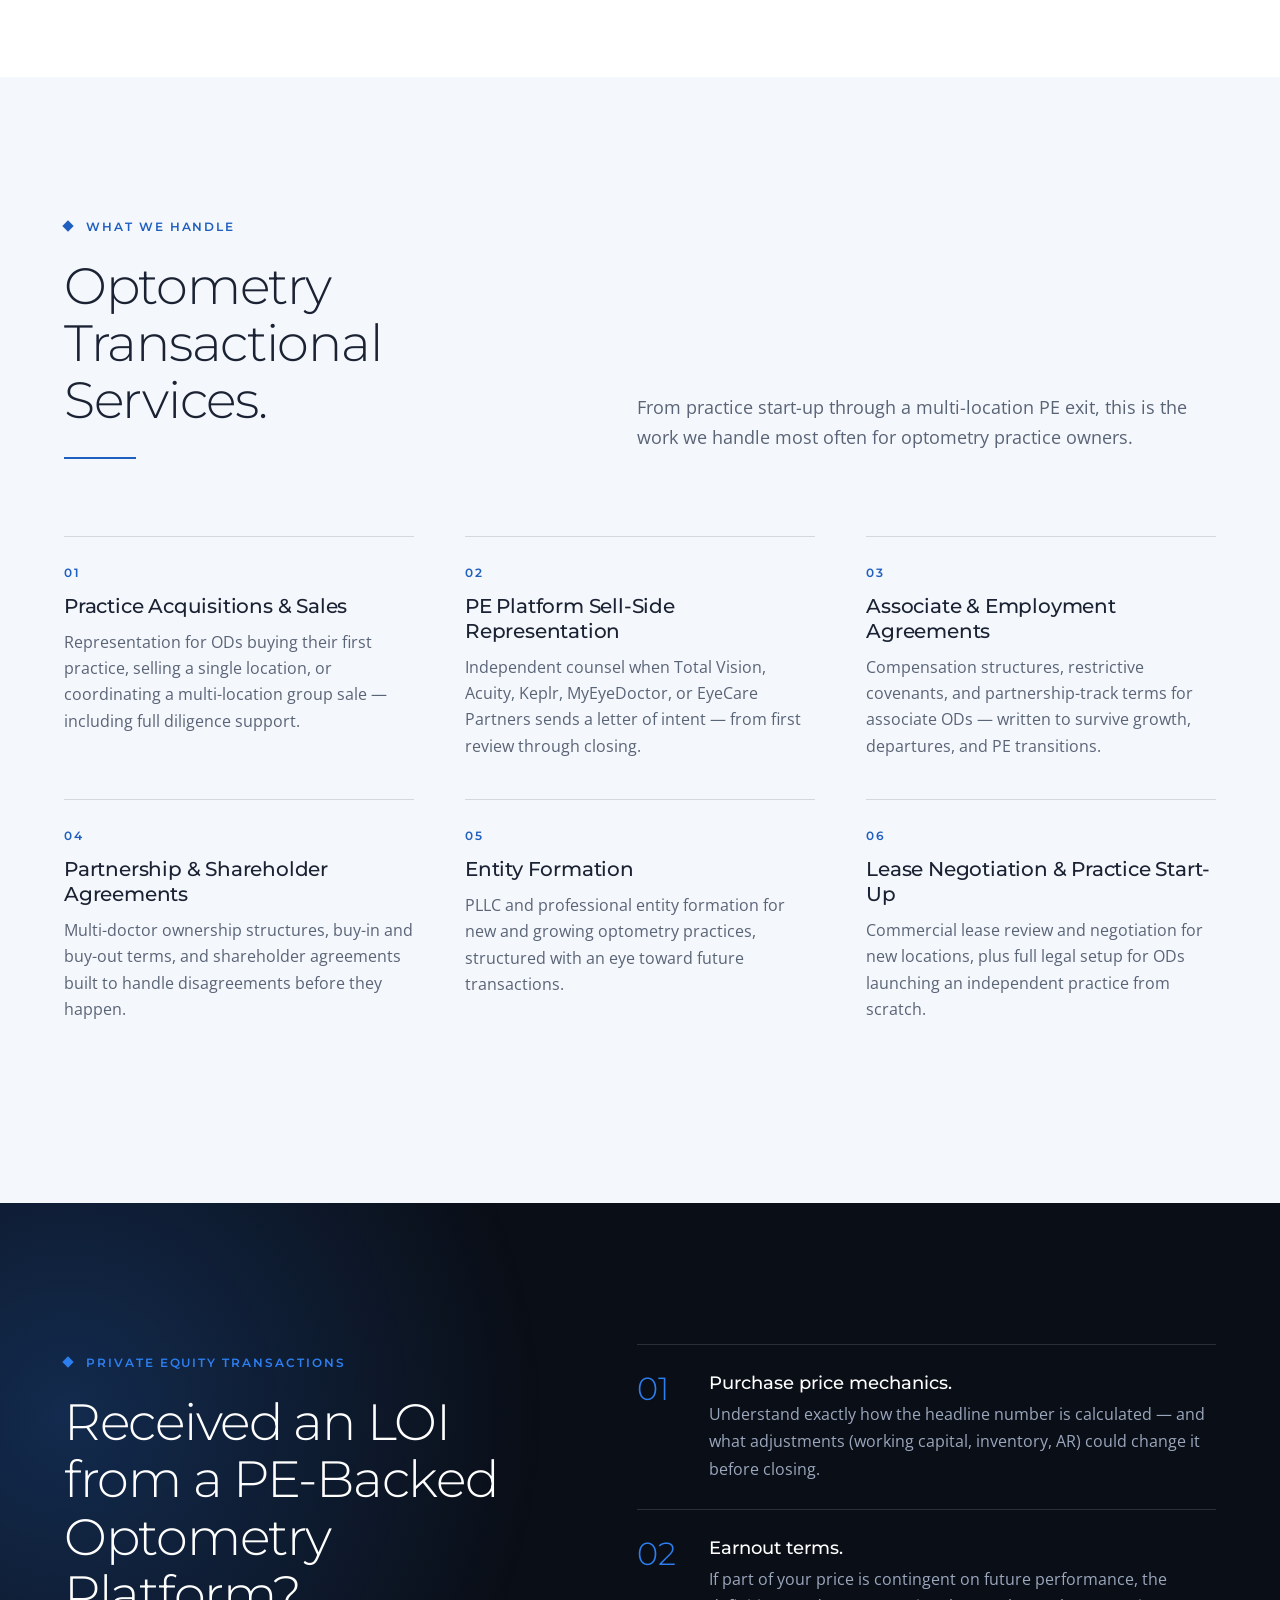
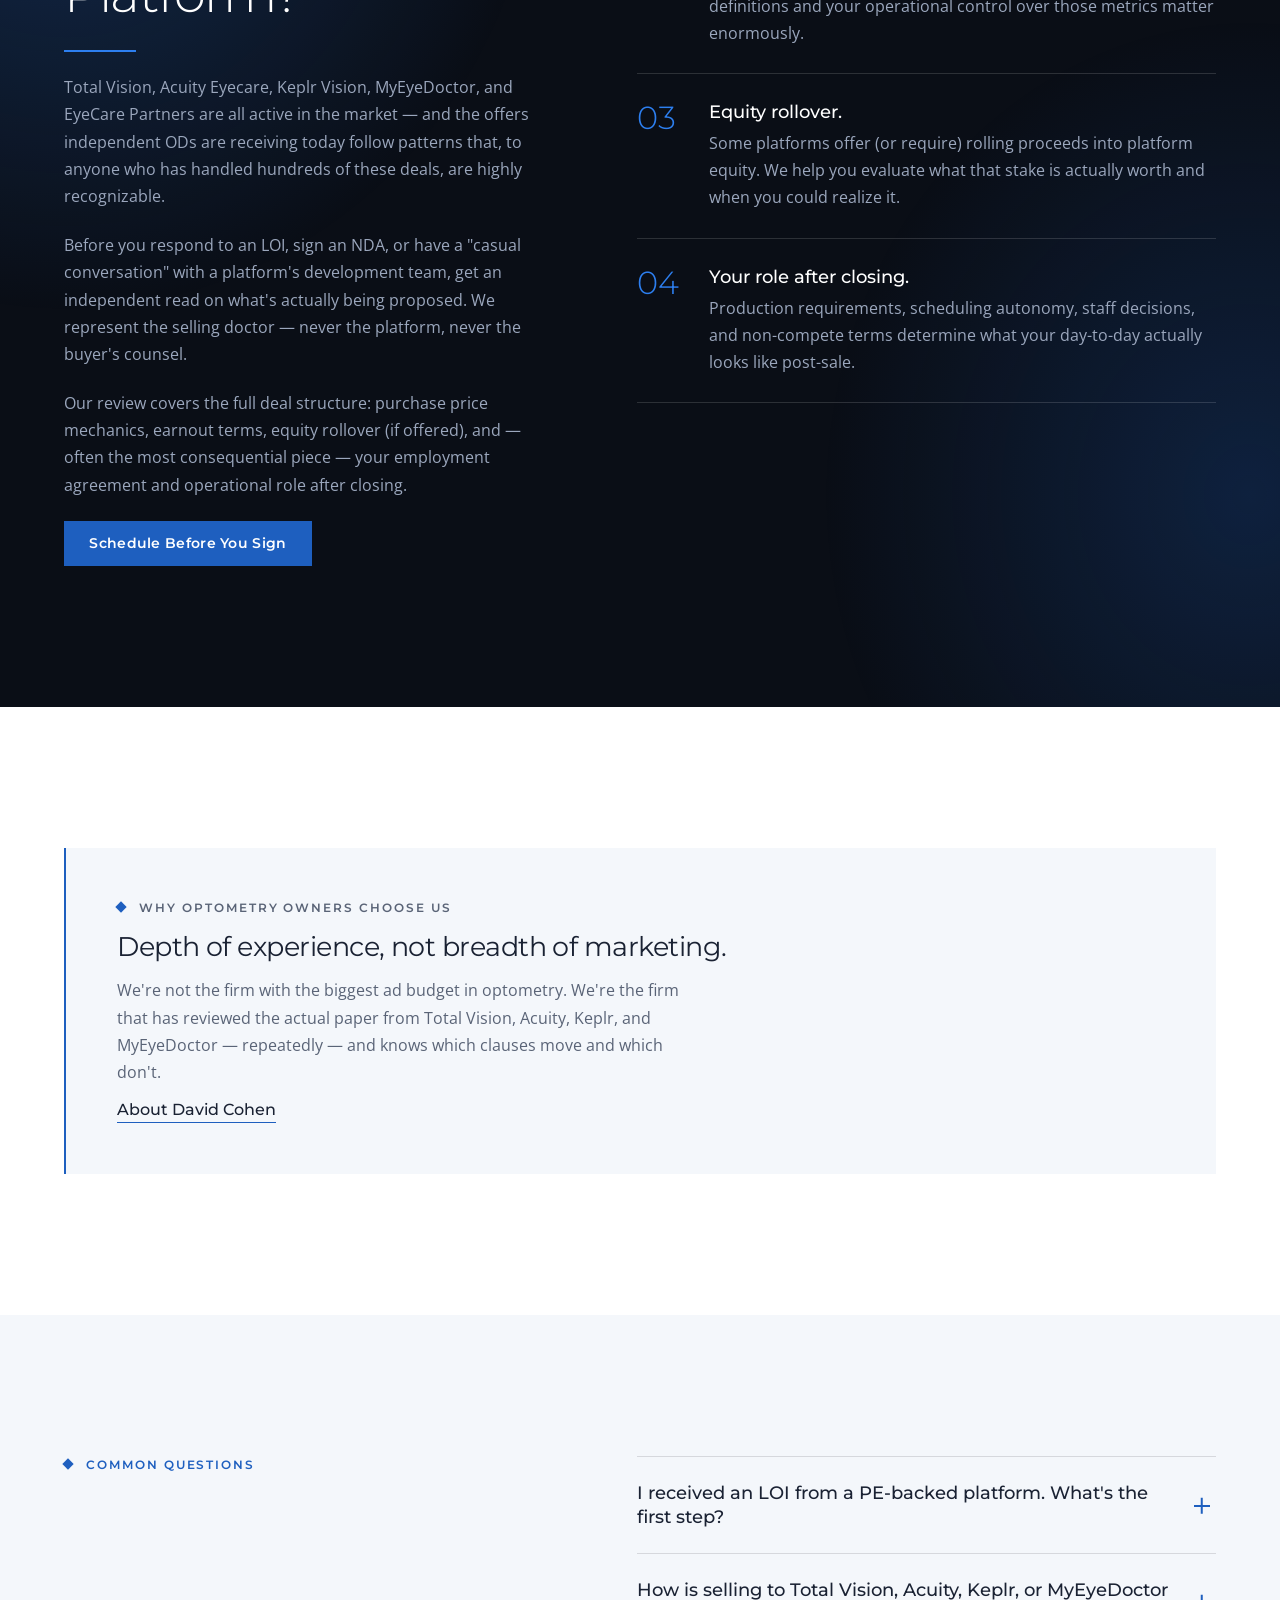
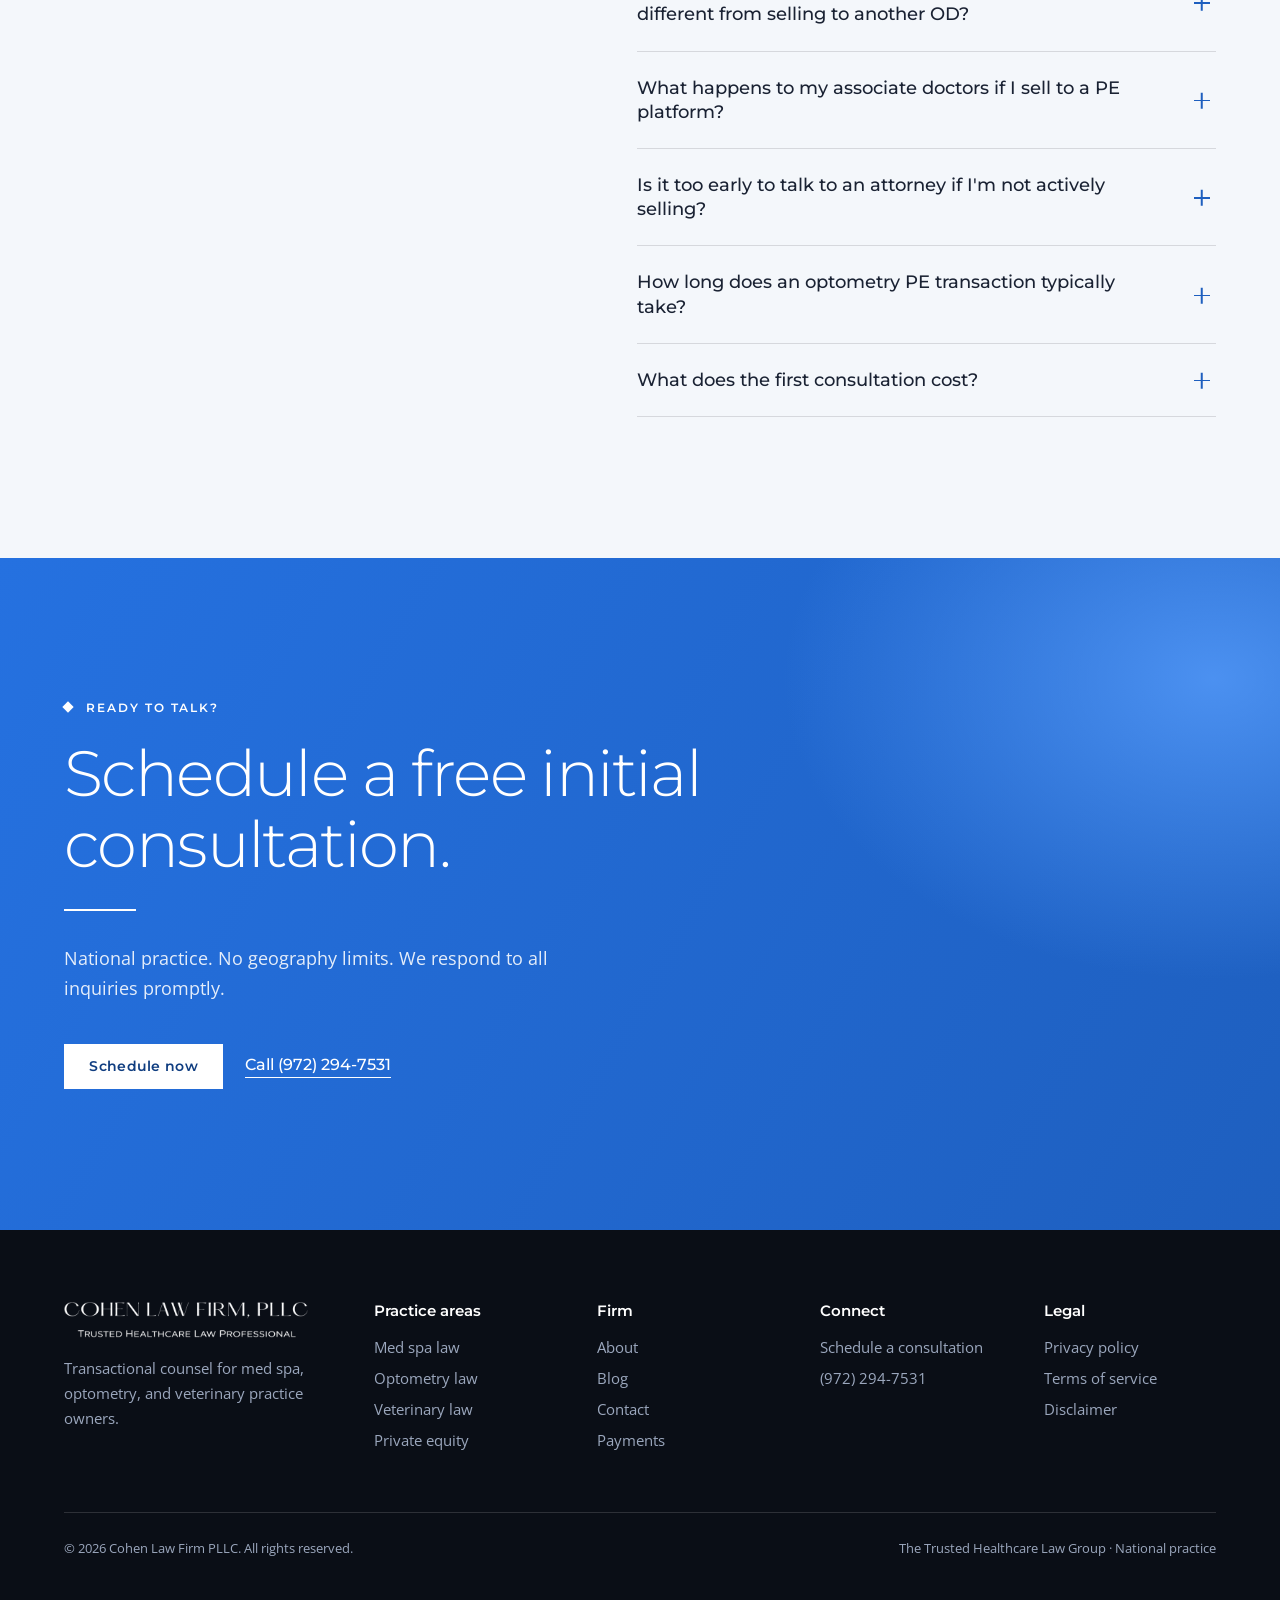
<file: optometry-law.html>
<!doctype html>
<html lang="en">
<head>
<meta charset="utf-8">
<meta name="viewport" content="width=device-width, initial-scale=1">
<meta name="robots" content="noindex">
<title>Optometry Attorney — Business &amp; Transactional Law for Optometrists | Cohen Law Firm PLLC</title>
<meta name="description" content="Optometry practice transaction attorney. PE sell-side representation for ODs selling to Total Vision, Acuity, Keplr, or MyEyeDoctor. Associate agreements &amp; partnership structuring.">
<link rel="preconnect" href="https://fonts.googleapis.com">
<link rel="preconnect" href="https://fonts.gstatic.com" crossorigin>
<link href="https://fonts.googleapis.com/css2?family=Montserrat:wght@300;400;500;600&family=Open+Sans:wght@400;600&display=swap" rel="stylesheet">
<script>document.documentElement.classList.add('js')</script>
<link rel="stylesheet" href="assets/site.css">
</head>
<body>
<aside class="preview-note" role="note">Design preview prepared for Cohen Law Firm, PLLC. This is not a live firm website.</aside>
<a class="skip" href="#main">Skip to content</a>

<!-- Generated by replica/build_pages.py from replica/src/optometry-law.html. Edit the script, not this file. -->
<header class="header" id="header">
  <div class="wrap">
    <a class="logo" href="index.html" aria-label="Cohen Law Firm PLLC home"><img src="assets/logo.png" width="678" height="100" alt="Cohen Law Firm, PLLC. Trusted Healthcare Law Professional"></a>
    <button class="menu-btn" id="menuBtn" aria-expanded="false" aria-controls="nav">Menu</button>
    <nav class="nav" id="nav" aria-label="Main">
      <div class="drop">
        <a href="index.html#practice">Practice areas</a>
        <ul>
          <li><a href="med-spa-law.html">Med spa law</a></li>
          <li><a href="optometry-law.html" aria-current="page">Optometry law</a></li>
          <li><a href="veterinary-law.html">Veterinary law</a></li>
          <li><a href="private-equity-transactions.html">Private equity transactions</a></li>
        </ul>
      </div>
      <a href="about.html">About</a>
      <a href="blog/index.html">Blog</a>
      <a href="contact.html">Contact</a>
    </nav>
    <div class="header-cta">
      <a href="tel:+19722947531">(972) 294-7531</a>
      <a class="btn btn--ghost" href="contact.html">Schedule now</a>
    </div>
  </div>
</header>

<main id="main">

<section class="page-hero" style="background-image:url(assets/vert-optometry.jpg)">
  <div class="wrap">
    <p class="crumbs"><a href="index.html">Home</a><span>/</span><a href="index.html#practice">Practice Areas</a><span>/</span>Optometry Law</p>
    <p class="eyebrow">Optometry Law · National Practice</p>
    <h1>Optometry Attorney — Business &amp; Transactional Law for Optometrists Nationwide.</h1><i class="rule"></i>
    <p class="lede">Private equity consolidation has arrived in optometry. Total Vision, Acuity Eyecare, Keplr Vision, MyEyeDoctor, and EyeCare Partners are all actively acquiring — and independent ODs are receiving LOIs with no specialist legal counsel. We're the attorneys who speak optometry.</p>
    <div class="hero-actions"><a class="btn" href="contact.html">Schedule a Consultation</a></div>
  </div>
</section>

<section class="white">
  <div class="wrap lead">
    <div class="copy"><p>Optometry is in the early-to-middle stage of a consolidation wave that's reshaping the profession at a pace many independent ODs haven't fully registered yet. Total Vision, Acuity Eyecare, Keplr Vision, MyEyeDoctor, and EyeCare Partners are building regional and national platforms — and the practices they're acquiring today are setting the template for the offers every other independent OD will see over the next several years.</p><p>The challenge for most optometrists: this is the first time they've negotiated a transaction of this scale, while the buyer's side has done it dozens of times with dedicated M&amp;A counsel. The terms that matter most — earnout structure, equity rollover, associate agreements for the doctors who stay on, and post-close operational control — are rarely the headline number, and they're exactly the terms a generalist attorney is least equipped to negotiate.</p><p>David Cohen's 20+ years building a leading healthcare transactional practice applies directly here. The deal structures, buyer behavior, and negotiation points in optometry are the same ones he has handled in hundreds of practice transactions. Depth of experience, not breadth of marketing. We close deals.</p></div>
    <aside class="statcard"><h2 class="eyebrow">Active acquirers in optometry</h2><dl><div><dt>5</dt><dd>Major platforms actively acquiring (Total Vision, Acuity, Keplr, MyEyeDoctor, EyeCare Partners)</dd></div><div><dt>300</dt><dd>Healthcare practice transactions closed</dd></div><div><dt>20+</dt><dd>Years of healthcare M&amp;A experience</dd></div><div><dt>50</dt><dd>States — fully national practice</dd></div></dl></aside>
  </div>
</section>

<section class="mist">
  <div class="wrap">
    <div class="head">
      <div><p class="eyebrow">What we handle</p><h2 class="rv">Optometry Transactional Services.</h2><i class="rule"></i></div>
      <p class="lede">From practice start-up through a multi-location PE exit, this is the work we handle most often for optometry practice owners.</p>
    </div>
    <ul class="cards"><li><h3>Practice Acquisitions &amp; Sales</h3><p>Representation for ODs buying their first practice, selling a single location, or coordinating a multi-location group sale — including full diligence support.</p></li><li><h3>PE Platform Sell-Side Representation</h3><p>Independent counsel when Total Vision, Acuity, Keplr, MyEyeDoctor, or EyeCare Partners sends a letter of intent — from first review through closing.</p></li><li><h3>Associate &amp; Employment Agreements</h3><p>Compensation structures, restrictive covenants, and partnership-track terms for associate ODs — written to survive growth, departures, and PE transitions.</p></li><li><h3>Partnership &amp; Shareholder Agreements</h3><p>Multi-doctor ownership structures, buy-in and buy-out terms, and shareholder agreements built to handle disagreements before they happen.</p></li><li><h3>Entity Formation</h3><p>PLLC and professional entity formation for new and growing optometry practices, structured with an eye toward future transactions.</p></li><li><h3>Lease Negotiation &amp; Practice Start-Up</h3><p>Commercial lease review and negotiation for new locations, plus full legal setup for ODs launching an independent practice from scratch.</p></li></ul>
  </div>
</section>

<section class="pe">
  <div class="wrap split">
    <div class="copy">
      <div><p class="eyebrow">Private equity transactions</p><h2 class="rv">Received an LOI from a PE-Backed Optometry Platform?</h2><i class="rule"></i></div>
      <p class="quiet">Total Vision, Acuity Eyecare, Keplr Vision, MyEyeDoctor, and EyeCare Partners are all active in the market — and the offers independent ODs are receiving today follow patterns that, to anyone who has handled hundreds of these deals, are highly recognizable.</p><p class="quiet">Before you respond to an LOI, sign an NDA, or have a "casual conversation" with a platform's development team, get an independent read on what's actually being proposed. We represent the selling doctor — never the platform, never the buyer's counsel.</p><p class="quiet">Our review covers the full deal structure: purchase price mechanics, earnout terms, equity rollover (if offered), and — often the most consequential piece — your employment agreement and operational role after closing.</p>
      <p><a class="btn" href="contact.html">Schedule Before You Sign</a></p>
    </div>
    <ol class="steps"><li><b aria-hidden="true">01</b><div><strong>Purchase price mechanics.</strong><p>Understand exactly how the headline number is calculated — and what adjustments (working capital, inventory, AR) could change it before closing.</p></div></li><li><b aria-hidden="true">02</b><div><strong>Earnout terms.</strong><p>If part of your price is contingent on future performance, the definitions and your operational control over those metrics matter enormously.</p></div></li><li><b aria-hidden="true">03</b><div><strong>Equity rollover.</strong><p>Some platforms offer (or require) rolling proceeds into platform equity. We help you evaluate what that stake is actually worth and when you could realize it.</p></div></li><li><b aria-hidden="true">04</b><div><strong>Your role after closing.</strong><p>Production requirements, scheduling autonomy, staff decisions, and non-compete terms determine what your day-to-day actually looks like post-sale.</p></div></li></ol>
  </div>
</section>

<section class="white">
  <div class="wrap"><ul class="aud"><li><p class="eyebrow">Why optometry owners choose us</p><h3>Depth of experience, not breadth of marketing.</h3><p>We're not the firm with the biggest ad budget in optometry. We're the firm that has reviewed the actual paper from Total Vision, Acuity, Keplr, and MyEyeDoctor — repeatedly — and knows which clauses move and which don't.</p><a class="link" href="about.html">About David Cohen</a></li></ul></div>
</section>

<section class="mist">
  <div class="wrap split">
    <div><p class="eyebrow">Common questions</p><h2 class="rv">Optometry Practice Owner FAQs.</h2><i class="rule"></i></div>
    <div class="faq"><details><summary>I received an LOI from a PE-backed platform. What's the first step?</summary><p>Don't sign, and don't counter yet. The first step is a confidential review with independent counsel to understand the proposed structure — purchase price mechanics, earnout, equity rollover, and your post-close role. Most LOIs are non-binding on economic terms but set the tone for everything that follows.</p></details><details><summary>How is selling to Total Vision, Acuity, Keplr, or MyEyeDoctor different from selling to another OD?</summary><p>PE platform transactions include components a traditional doctor-to-doctor sale doesn't: earnouts tied to future performance, potential equity rollovers into the larger platform, and a multi-year employment agreement governing your role, compensation, and restrictive covenants after closing. Each needs to be negotiated as carefully as the purchase price itself.</p></details><details><summary>What happens to my associate doctors if I sell to a PE platform?</summary><p>This depends heavily on the deal structure and your associates' existing agreements. We review associate agreements as part of the sale process to understand what obligations transfer, what changes for your associates post-close, and how that affects the platform's valuation and your negotiating position.</p></details><details><summary>Is it too early to talk to an attorney if I'm not actively selling?</summary><p>It's actually the ideal time. Entity structure, associate and partnership agreements, and lease terms are far easier to put in order years before a sale than during a 30-45 day diligence window. An early conversation costs nothing and can materially improve your position when an offer does come.</p></details><details><summary>How long does an optometry PE transaction typically take?</summary><p>Most single-location transactions move from signed LOI to closing in 60-90 days. Multi-location groups take longer due to coordinated diligence across locations. We work to keep your timeline efficient without sacrificing the negotiation points that matter most to you.</p></details><details><summary>What does the first consultation cost?</summary><p>The initial consultation is free and confidential. We'll discuss where you are in the process, review any documents you've already received, and outline next steps — with no obligation to proceed further.</p></details></div>
  </div>
</section>

<section class="closing" id="contact">
  <div class="wrap">
    <p class="eyebrow">Ready to talk?</p>
    <h2 class="rv">Schedule a free initial consultation.</h2><i class="rule"></i>
    <p class="lede">National practice. No geography limits. We respond to all inquiries promptly.</p>
    <div class="hero-actions">
      <a class="btn" href="contact.html">Schedule now</a>
      <a class="link" href="tel:+19722947531">Call (972) 294-7531</a>
    </div>
  </div>
</section>
</main>

<footer>
  <div class="wrap">
    <div class="foot">
      <div>
        <img src="assets/logo.png" width="678" height="100" alt="Cohen Law Firm, PLLC" loading="lazy">
        <p>Transactional counsel for med spa, optometry, and veterinary practice owners.</p>
      </div>
      <div>
        <h3>Practice areas</h3>
        <ul>
          <li><a href="med-spa-law.html">Med spa law</a></li>
          <li><a href="optometry-law.html">Optometry law</a></li>
          <li><a href="veterinary-law.html">Veterinary law</a></li>
          <li><a href="private-equity-transactions.html">Private equity</a></li>
        </ul>
      </div>
      <div>
        <h3>Firm</h3>
        <ul>
          <li><a href="about.html">About</a></li>
          <li><a href="blog/index.html">Blog</a></li>
          <li><a href="contact.html">Contact</a></li>
          <li><a href="https://secure.lawpay.com/pages/cohenlawfirmpllc/operating">Payments</a></li>
        </ul>
      </div>
      <div>
        <h3>Connect</h3>
        <ul>
          <li><a href="contact.html">Schedule a consultation</a></li>
          <li><a href="tel:+19722947531">(972) 294-7531</a></li>
        </ul>
      </div>
      <div>
        <h3>Legal</h3>
        <ul>
          <li><a href="privacy-policy.html">Privacy policy</a></li>
          <li><a href="terms-of-service.html">Terms of service</a></li>
          <li><a href="disclaimer.html">Disclaimer</a></li>
        </ul>
      </div>
    </div>
    <div class="legal">
      <span>&copy; 2026 Cohen Law Firm PLLC. All rights reserved.</span>
      <span>The Trusted Healthcare Law Group &middot; National practice</span>
    </div>
  </div>
</footer>

<script src="assets/site.js"></script>
</body>
</html>
</file>
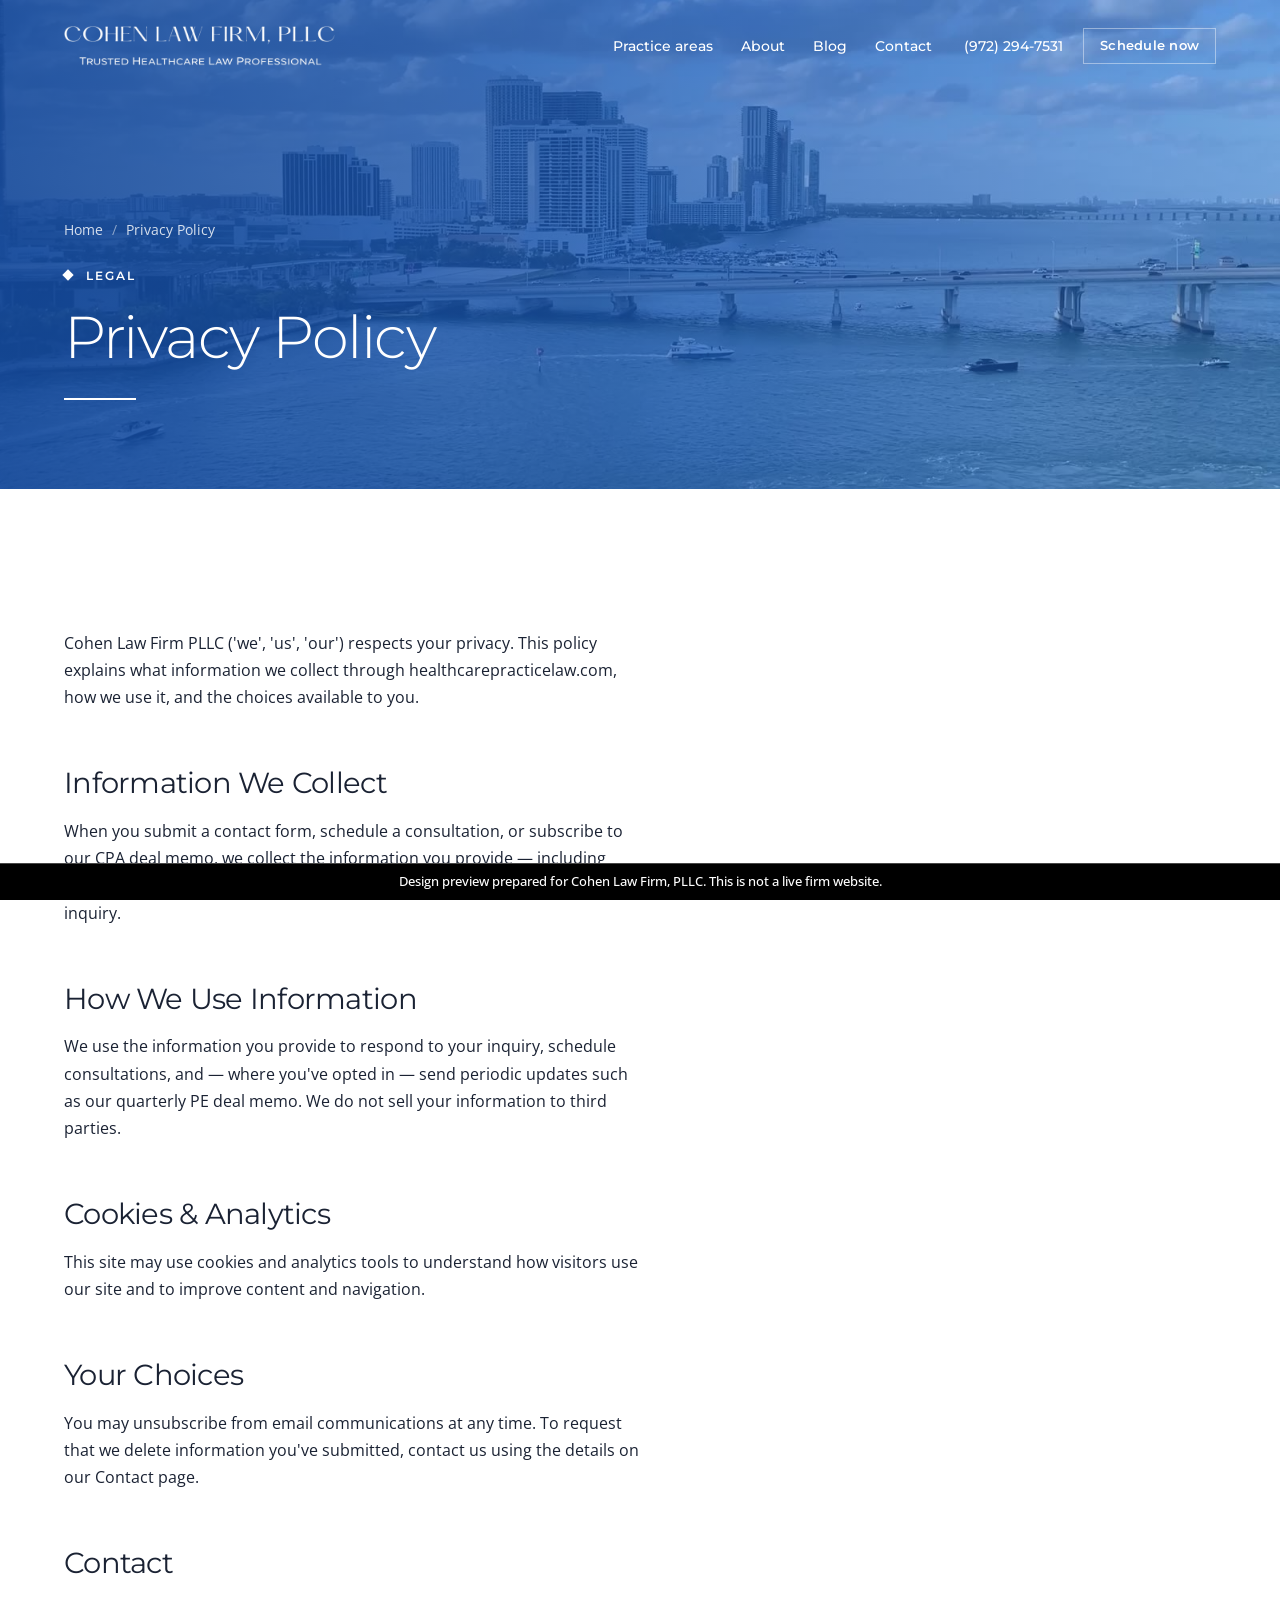
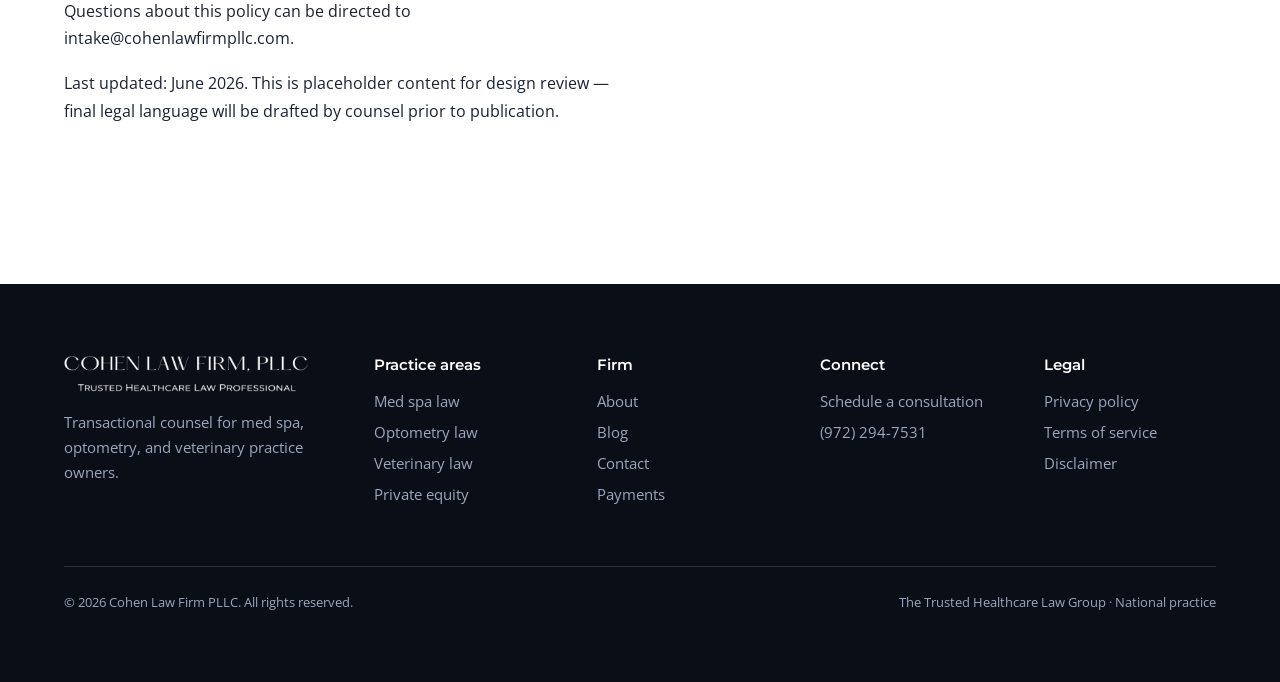
<file: privacy-policy.html>
<!doctype html>
<html lang="en">
<head>
<meta charset="utf-8">
<meta name="viewport" content="width=device-width, initial-scale=1">
<meta name="robots" content="noindex">
<title>Privacy Policy | Cohen Law Firm PLLC</title>
<meta name="description" content="Privacy policy for Cohen Law Firm PLLC, healthcarepracticelaw.com.">
<link rel="preconnect" href="https://fonts.googleapis.com">
<link rel="preconnect" href="https://fonts.gstatic.com" crossorigin>
<link href="https://fonts.googleapis.com/css2?family=Montserrat:wght@300;400;500;600&family=Open+Sans:wght@400;600&display=swap" rel="stylesheet">
<script>document.documentElement.classList.add('js')</script>
<link rel="stylesheet" href="assets/site.css">
</head>
<body>
<aside class="preview-note" role="note">Design preview prepared for Cohen Law Firm, PLLC. This is not a live firm website.</aside>
<a class="skip" href="#main">Skip to content</a>

<!-- Generated by replica/build_pages.py from replica/src/privacy-policy.html. Edit the script, not this file. -->
<header class="header" id="header">
  <div class="wrap">
    <a class="logo" href="index.html" aria-label="Cohen Law Firm PLLC home"><img src="assets/logo.png" width="678" height="100" alt="Cohen Law Firm, PLLC. Trusted Healthcare Law Professional"></a>
    <button class="menu-btn" id="menuBtn" aria-expanded="false" aria-controls="nav">Menu</button>
    <nav class="nav" id="nav" aria-label="Main">
      <div class="drop">
        <a href="index.html#practice">Practice areas</a>
        <ul>
          <li><a href="med-spa-law.html">Med spa law</a></li>
          <li><a href="optometry-law.html">Optometry law</a></li>
          <li><a href="veterinary-law.html">Veterinary law</a></li>
          <li><a href="private-equity-transactions.html">Private equity transactions</a></li>
        </ul>
      </div>
      <a href="about.html">About</a>
      <a href="blog/index.html">Blog</a>
      <a href="contact.html">Contact</a>
    </nav>
    <div class="header-cta">
      <a href="tel:+19722947531">(972) 294-7531</a>
      <a class="btn btn--ghost" href="contact.html">Schedule now</a>
    </div>
  </div>
</header>

<main id="main">

<section class="page-hero" style="background-image:url(assets/hero-poster.jpg)">
  <div class="wrap">
    <p class="crumbs"><a href="index.html">Home</a><span>/</span>Privacy Policy</p>
    <p class="eyebrow">Legal</p>
    <h1>Privacy Policy</h1><i class="rule"></i>
    
    
  </div>
</section>

<section class="white">
  <div class="wrap"><article class="prose">
<p>Cohen Law Firm PLLC ('we', 'us', 'our') respects your privacy. This policy explains what information we collect through healthcarepracticelaw.com, how we use it, and the choices available to you.</p>
<h2>Information We Collect</h2>
<p>When you submit a contact form, schedule a consultation, or subscribe to our CPA deal memo, we collect the information you provide — including your name, email address, phone number, and any details about your inquiry.</p>
<h2>How We Use Information</h2>
<p>We use the information you provide to respond to your inquiry, schedule consultations, and — where you've opted in — send periodic updates such as our quarterly PE deal memo. We do not sell your information to third parties.</p>
<h2>Cookies &amp; Analytics</h2>
<p>This site may use cookies and analytics tools to understand how visitors use our site and to improve content and navigation.</p>
<h2>Your Choices</h2>
<p>You may unsubscribe from email communications at any time. To request that we delete information you've submitted, contact us using the details on our Contact page.</p>
<h2>Contact</h2>
<p>Questions about this policy can be directed to intake@cohenlawfirmpllc.com.</p>
<p>Last updated: June 2026. This is placeholder content for design review — final legal language will be drafted by counsel prior to publication.</p>
  </article></div>
</section>


</main>

<footer>
  <div class="wrap">
    <div class="foot">
      <div>
        <img src="assets/logo.png" width="678" height="100" alt="Cohen Law Firm, PLLC" loading="lazy">
        <p>Transactional counsel for med spa, optometry, and veterinary practice owners.</p>
      </div>
      <div>
        <h3>Practice areas</h3>
        <ul>
          <li><a href="med-spa-law.html">Med spa law</a></li>
          <li><a href="optometry-law.html">Optometry law</a></li>
          <li><a href="veterinary-law.html">Veterinary law</a></li>
          <li><a href="private-equity-transactions.html">Private equity</a></li>
        </ul>
      </div>
      <div>
        <h3>Firm</h3>
        <ul>
          <li><a href="about.html">About</a></li>
          <li><a href="blog/index.html">Blog</a></li>
          <li><a href="contact.html">Contact</a></li>
          <li><a href="https://secure.lawpay.com/pages/cohenlawfirmpllc/operating">Payments</a></li>
        </ul>
      </div>
      <div>
        <h3>Connect</h3>
        <ul>
          <li><a href="contact.html">Schedule a consultation</a></li>
          <li><a href="tel:+19722947531">(972) 294-7531</a></li>
        </ul>
      </div>
      <div>
        <h3>Legal</h3>
        <ul>
          <li><a href="privacy-policy.html">Privacy policy</a></li>
          <li><a href="terms-of-service.html">Terms of service</a></li>
          <li><a href="disclaimer.html">Disclaimer</a></li>
        </ul>
      </div>
    </div>
    <div class="legal">
      <span>&copy; 2026 Cohen Law Firm PLLC. All rights reserved.</span>
      <span>The Trusted Healthcare Law Group &middot; National practice</span>
    </div>
  </div>
</footer>

<script src="assets/site.js"></script>
</body>
</html>
</file>
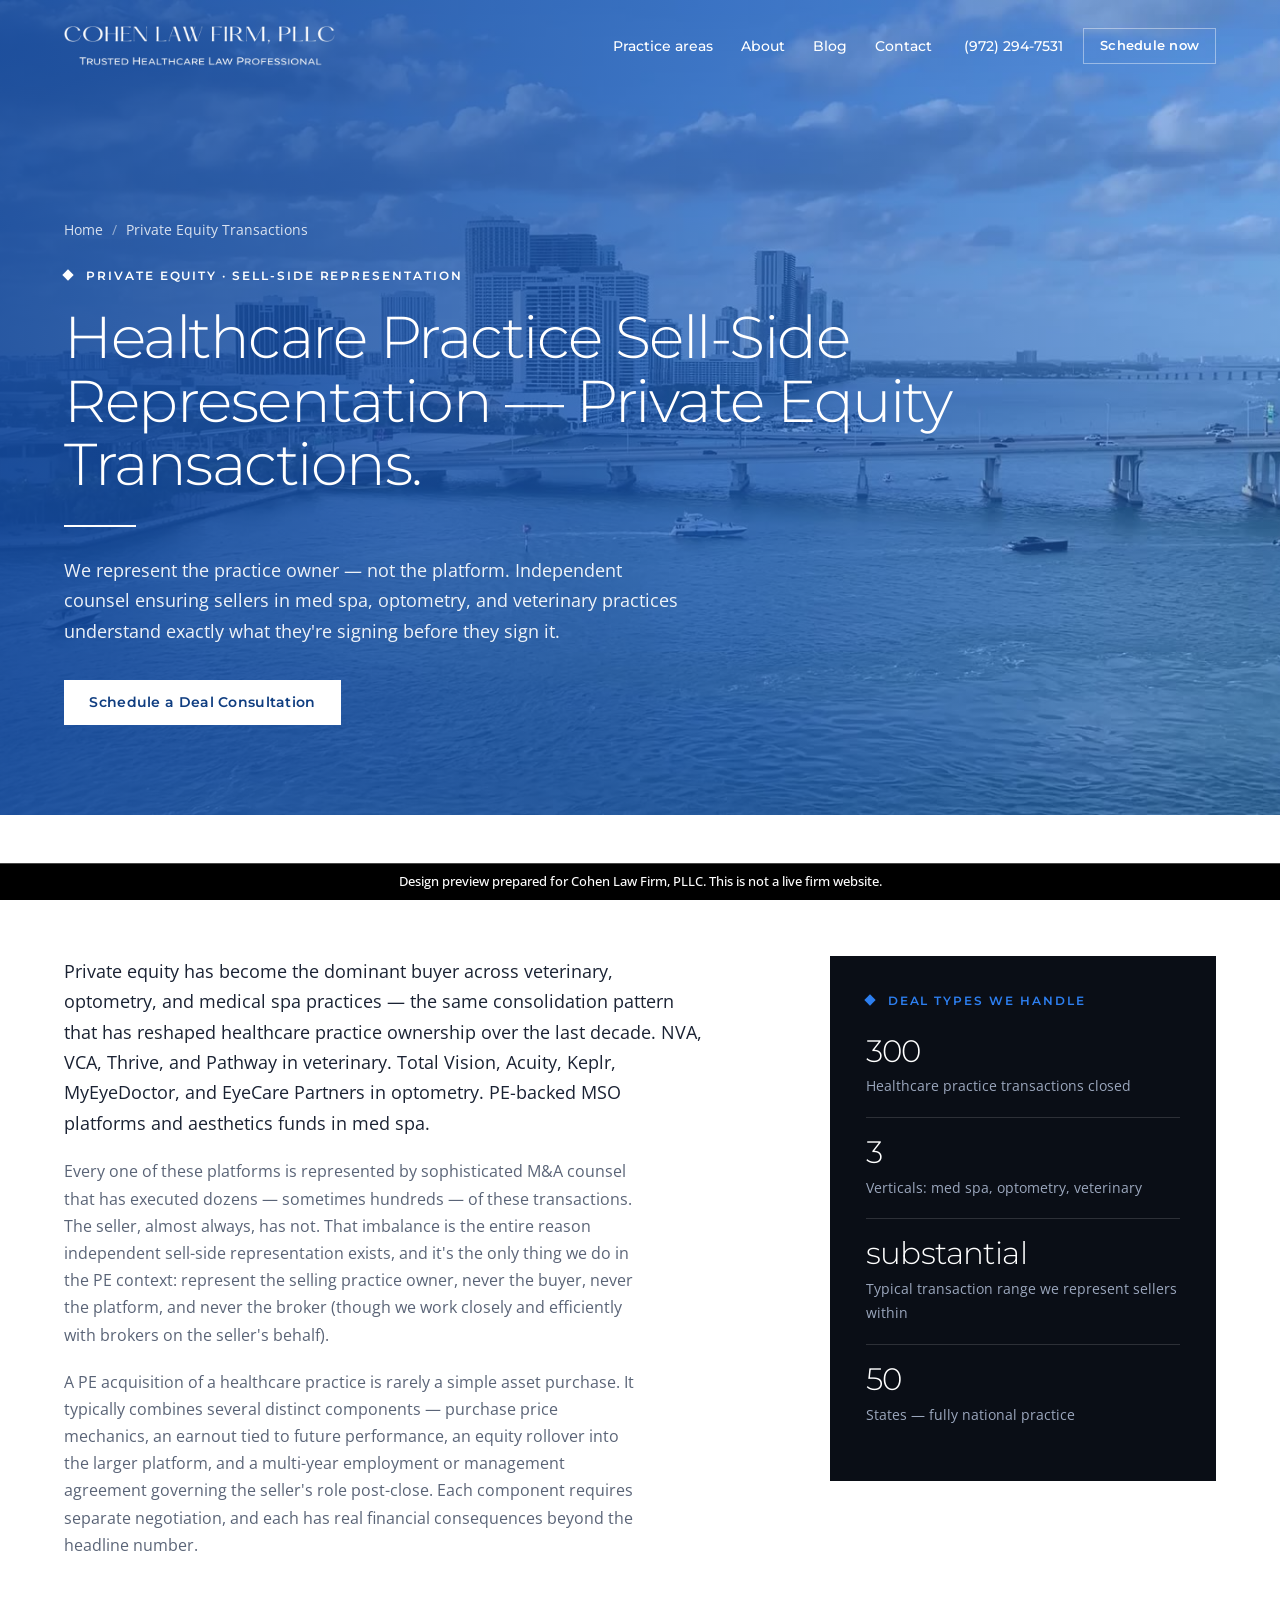
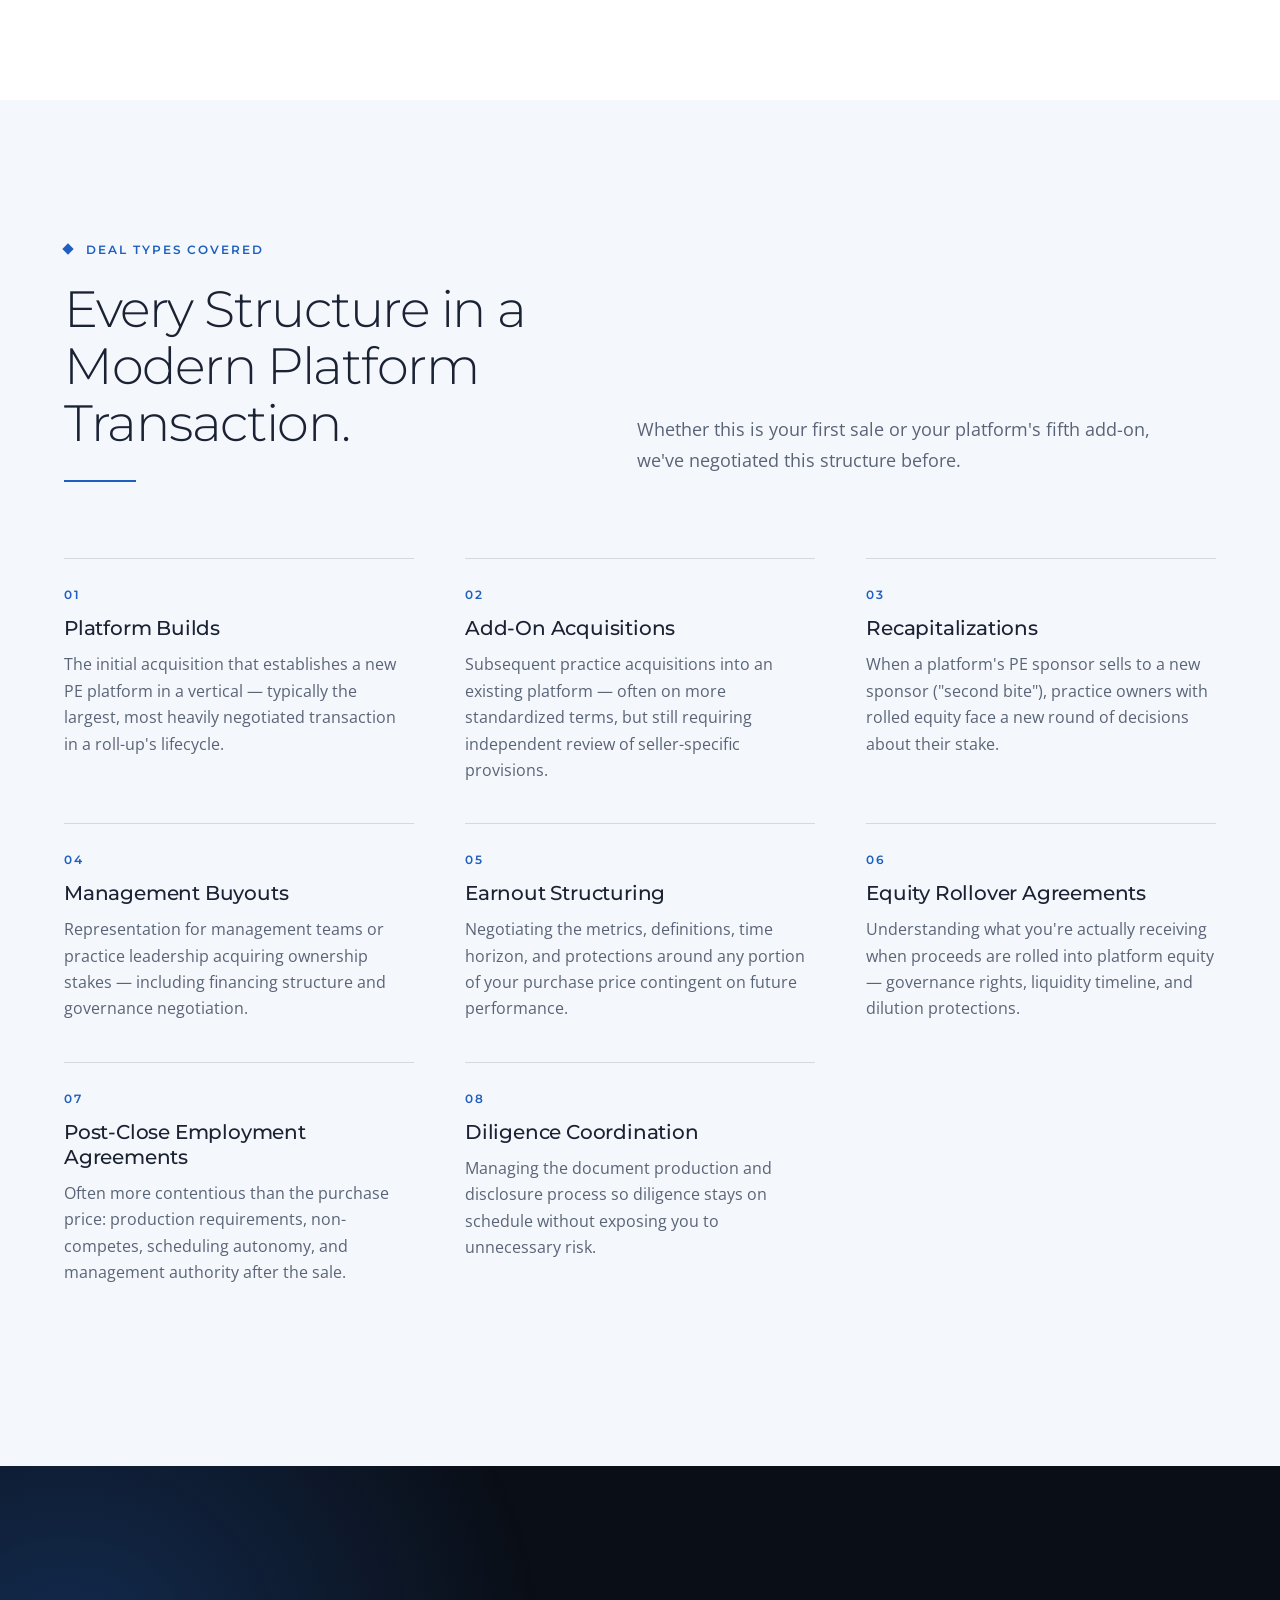
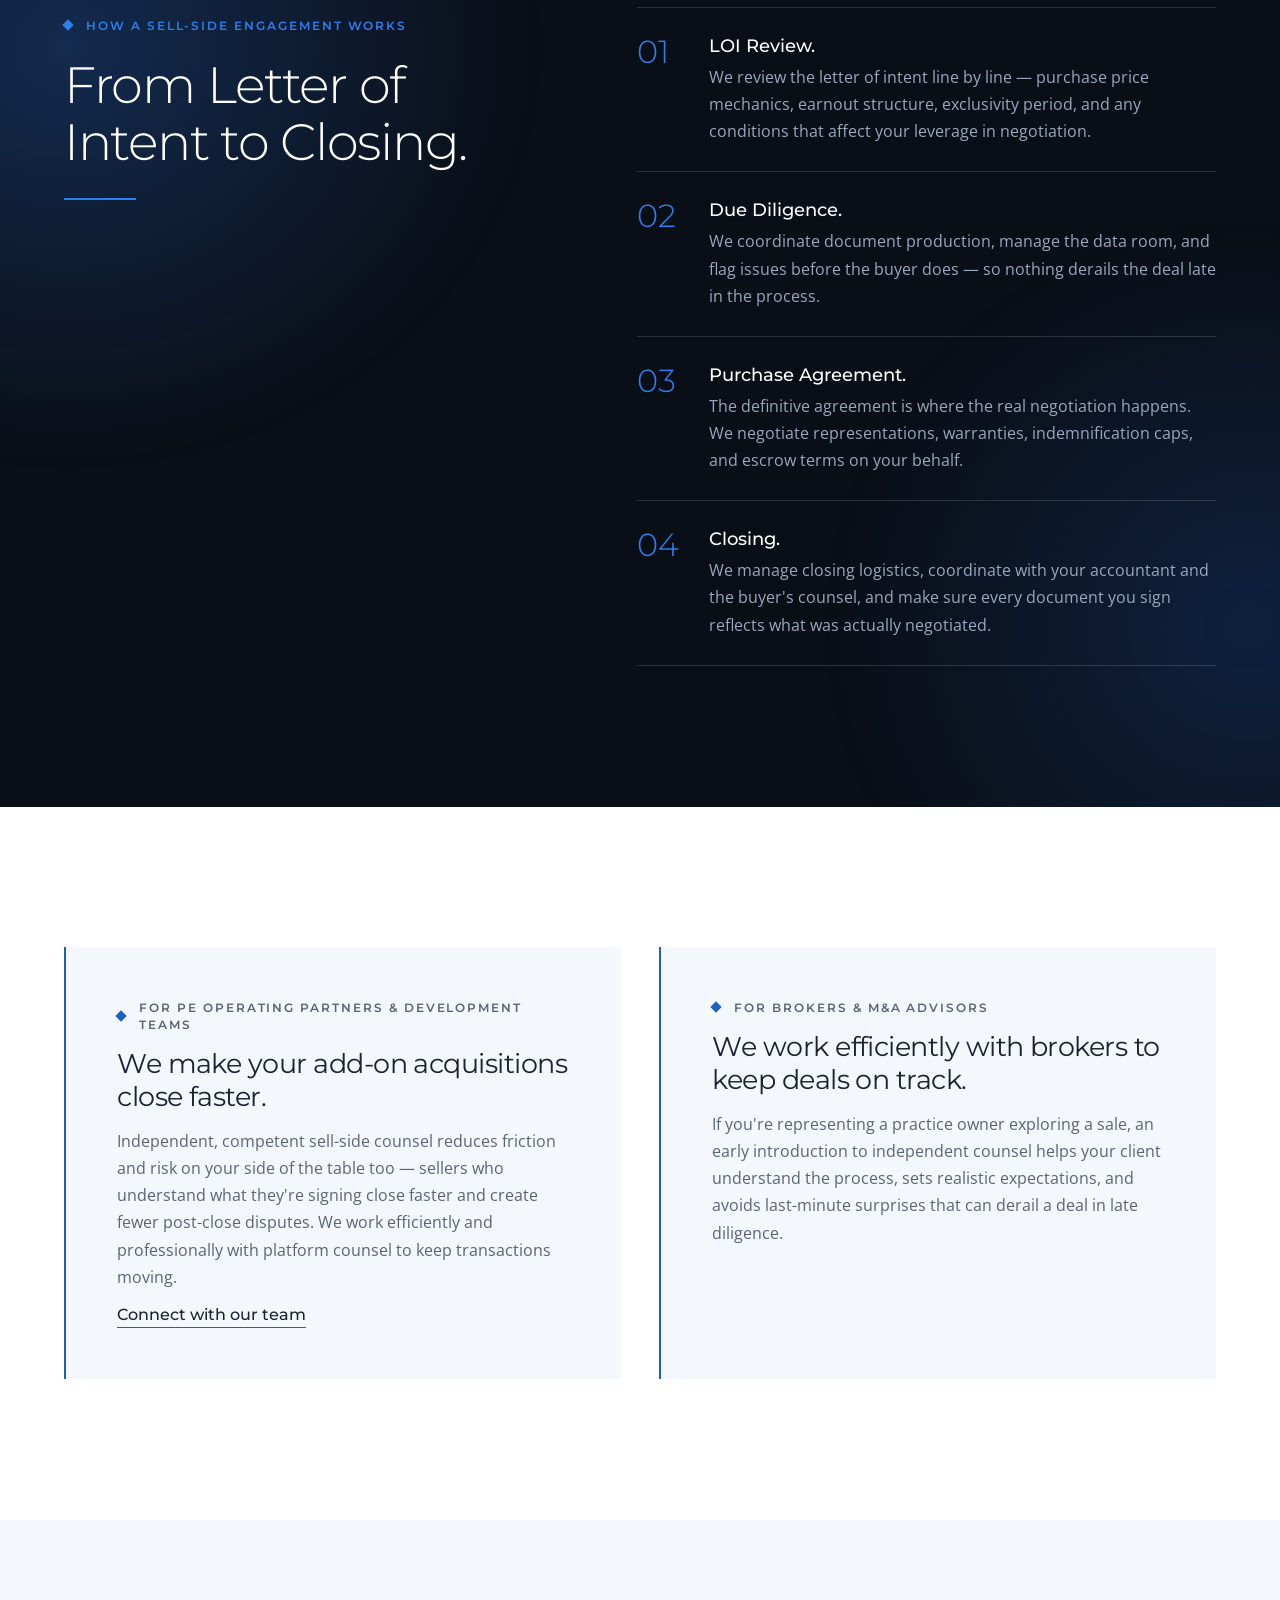
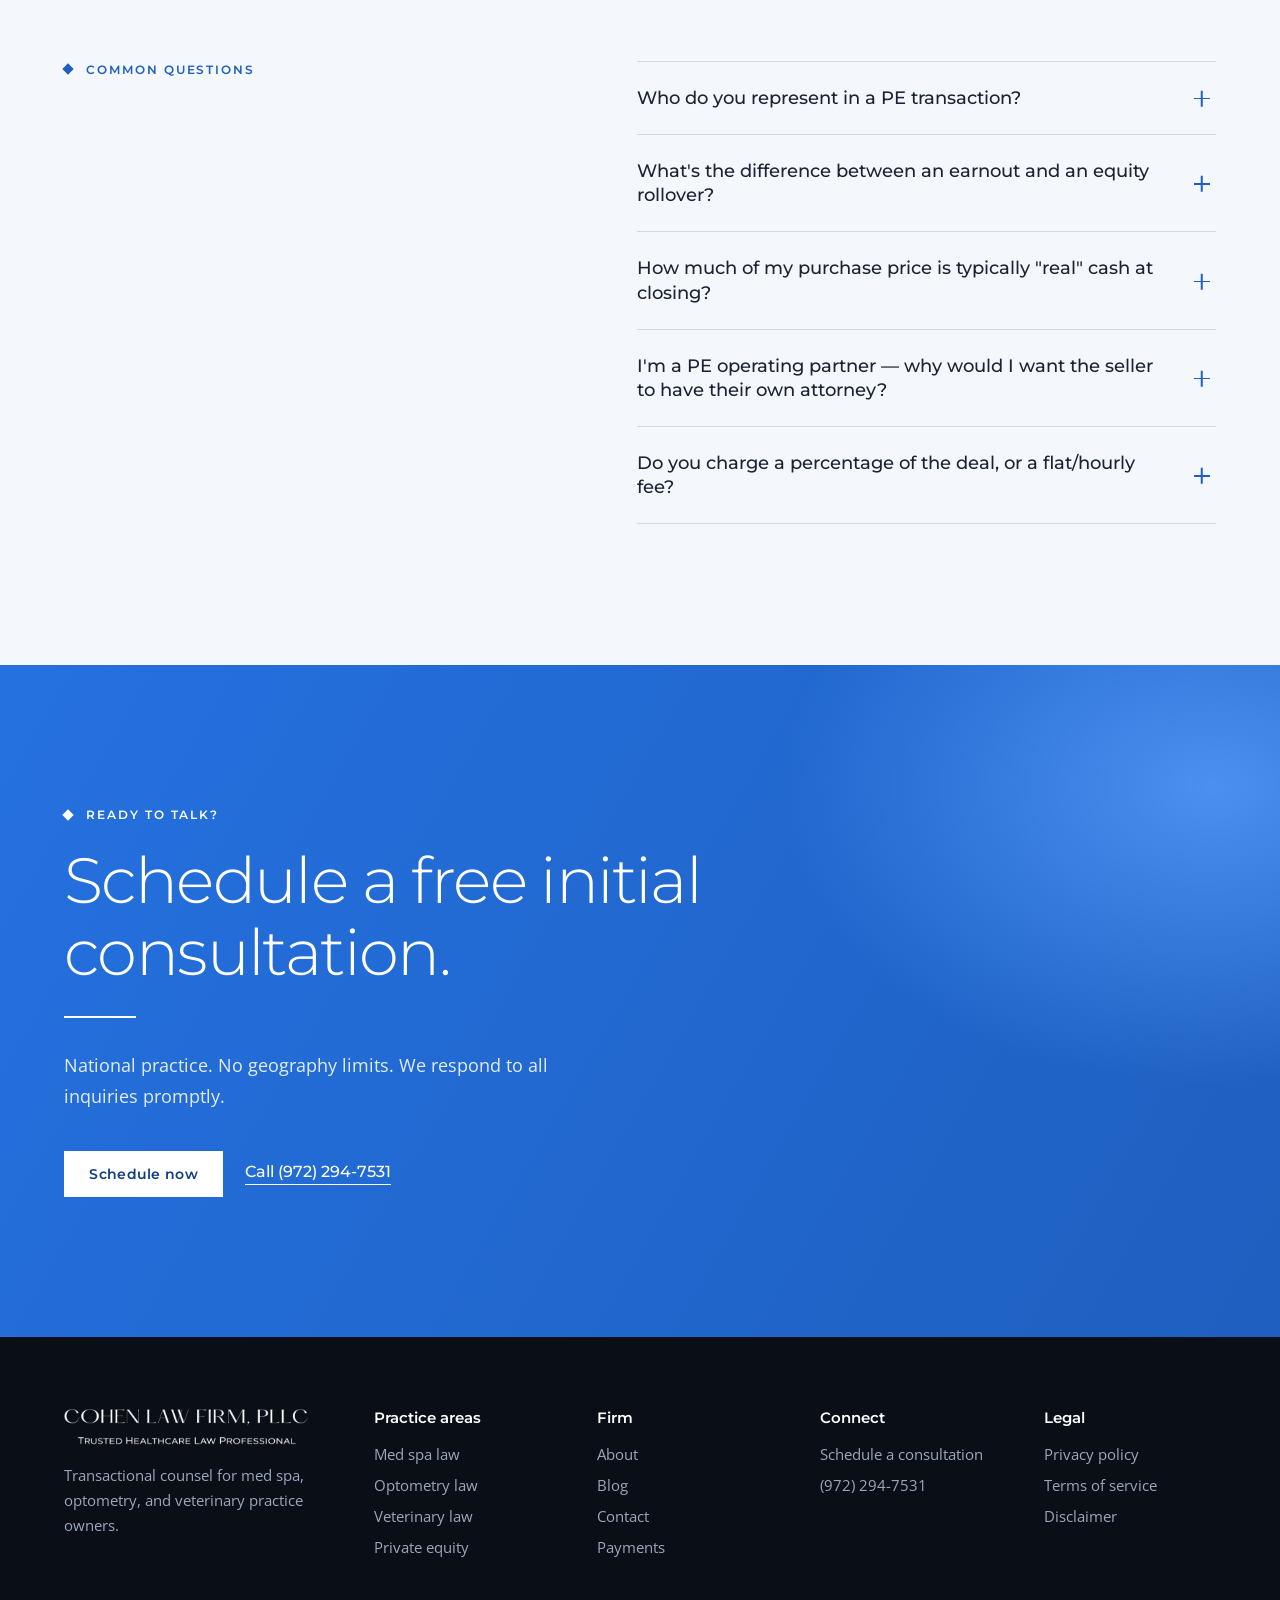
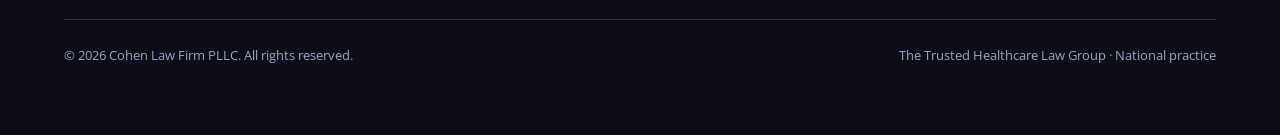
<file: private-equity-transactions.html>
<!doctype html>
<html lang="en">
<head>
<meta charset="utf-8">
<meta name="viewport" content="width=device-width, initial-scale=1">
<meta name="robots" content="noindex">
<title>Healthcare Practice Sell-Side Representation — Private Equity Transactions | Cohen Law Firm PLLC</title>
<meta name="description" content="Independent sell-side counsel for healthcare practice owners in PE transactions. Platform builds, add-ons, earnouts, equity rollovers, and post-close employment agreements.">
<link rel="preconnect" href="https://fonts.googleapis.com">
<link rel="preconnect" href="https://fonts.gstatic.com" crossorigin>
<link href="https://fonts.googleapis.com/css2?family=Montserrat:wght@300;400;500;600&family=Open+Sans:wght@400;600&display=swap" rel="stylesheet">
<script>document.documentElement.classList.add('js')</script>
<link rel="stylesheet" href="assets/site.css">
</head>
<body>
<aside class="preview-note" role="note">Design preview prepared for Cohen Law Firm, PLLC. This is not a live firm website.</aside>
<a class="skip" href="#main">Skip to content</a>

<!-- Generated by replica/build_pages.py from replica/src/private-equity-transactions.html. Edit the script, not this file. -->
<header class="header" id="header">
  <div class="wrap">
    <a class="logo" href="index.html" aria-label="Cohen Law Firm PLLC home"><img src="assets/logo.png" width="678" height="100" alt="Cohen Law Firm, PLLC. Trusted Healthcare Law Professional"></a>
    <button class="menu-btn" id="menuBtn" aria-expanded="false" aria-controls="nav">Menu</button>
    <nav class="nav" id="nav" aria-label="Main">
      <div class="drop">
        <a href="index.html#practice">Practice areas</a>
        <ul>
          <li><a href="med-spa-law.html">Med spa law</a></li>
          <li><a href="optometry-law.html">Optometry law</a></li>
          <li><a href="veterinary-law.html">Veterinary law</a></li>
          <li><a href="private-equity-transactions.html" aria-current="page">Private equity transactions</a></li>
        </ul>
      </div>
      <a href="about.html">About</a>
      <a href="blog/index.html">Blog</a>
      <a href="contact.html">Contact</a>
    </nav>
    <div class="header-cta">
      <a href="tel:+19722947531">(972) 294-7531</a>
      <a class="btn btn--ghost" href="contact.html">Schedule now</a>
    </div>
  </div>
</header>

<main id="main">

<section class="page-hero" style="background-image:url(assets/hero-poster.jpg)">
  <div class="wrap">
    <p class="crumbs"><a href="index.html">Home</a><span>/</span>Private Equity Transactions</p>
    <p class="eyebrow">Private Equity · Sell-Side Representation</p>
    <h1>Healthcare Practice Sell-Side Representation — Private Equity Transactions.</h1><i class="rule"></i>
    <p class="lede">We represent the practice owner — not the platform. Independent counsel ensuring sellers in med spa, optometry, and veterinary practices understand exactly what they're signing before they sign it.</p>
    <div class="hero-actions"><a class="btn" href="contact.html">Schedule a Deal Consultation</a></div>
  </div>
</section>

<section class="white">
  <div class="wrap lead">
    <div class="copy"><p>Private equity has become the dominant buyer across veterinary, optometry, and medical spa practices — the same consolidation pattern that has reshaped healthcare practice ownership over the last decade. NVA, VCA, Thrive, and Pathway in veterinary. Total Vision, Acuity, Keplr, MyEyeDoctor, and EyeCare Partners in optometry. PE-backed MSO platforms and aesthetics funds in med spa.</p><p>Every one of these platforms is represented by sophisticated M&amp;A counsel that has executed dozens — sometimes hundreds — of these transactions. The seller, almost always, has not. That imbalance is the entire reason independent sell-side representation exists, and it's the only thing we do in the PE context: represent the selling practice owner, never the buyer, never the platform, and never the broker (though we work closely and efficiently with brokers on the seller's behalf).</p><p>A PE acquisition of a healthcare practice is rarely a simple asset purchase. It typically combines several distinct components — purchase price mechanics, an earnout tied to future performance, an equity rollover into the larger platform, and a multi-year employment or management agreement governing the seller's role post-close. Each component requires separate negotiation, and each has real financial consequences beyond the headline number.</p></div>
    <aside class="statcard"><h2 class="eyebrow">Deal types we handle</h2><dl><div><dt>300</dt><dd>Healthcare practice transactions closed</dd></div><div><dt>3</dt><dd>Verticals: med spa, optometry, veterinary</dd></div><div><dt>substantial</dt><dd>Typical transaction range we represent sellers within</dd></div><div><dt>50</dt><dd>States — fully national practice</dd></div></dl></aside>
  </div>
</section>

<section class="mist">
  <div class="wrap">
    <div class="head">
      <div><p class="eyebrow">Deal types covered</p><h2 class="rv">Every Structure in a Modern Platform Transaction.</h2><i class="rule"></i></div>
      <p class="lede">Whether this is your first sale or your platform's fifth add-on, we've negotiated this structure before.</p>
    </div>
    <ul class="cards"><li><h3>Platform Builds</h3><p>The initial acquisition that establishes a new PE platform in a vertical — typically the largest, most heavily negotiated transaction in a roll-up's lifecycle.</p></li><li><h3>Add-On Acquisitions</h3><p>Subsequent practice acquisitions into an existing platform — often on more standardized terms, but still requiring independent review of seller-specific provisions.</p></li><li><h3>Recapitalizations</h3><p>When a platform's PE sponsor sells to a new sponsor ("second bite"), practice owners with rolled equity face a new round of decisions about their stake.</p></li><li><h3>Management Buyouts</h3><p>Representation for management teams or practice leadership acquiring ownership stakes — including financing structure and governance negotiation.</p></li><li><h3>Earnout Structuring</h3><p>Negotiating the metrics, definitions, time horizon, and protections around any portion of your purchase price contingent on future performance.</p></li><li><h3>Equity Rollover Agreements</h3><p>Understanding what you're actually receiving when proceeds are rolled into platform equity — governance rights, liquidity timeline, and dilution protections.</p></li><li><h3>Post-Close Employment Agreements</h3><p>Often more contentious than the purchase price: production requirements, non-competes, scheduling autonomy, and management authority after the sale.</p></li><li><h3>Diligence Coordination</h3><p>Managing the document production and disclosure process so diligence stays on schedule without exposing you to unnecessary risk.</p></li></ul>
  </div>
</section>

<section class="pe">
  <div class="wrap split">
    <div class="copy">
      <div><p class="eyebrow">How a sell-side engagement works</p><h2 class="rv">From Letter of Intent to Closing.</h2><i class="rule"></i></div>
      
      
    </div>
    <ol class="steps"><li><b aria-hidden="true">01</b><div><strong>LOI Review.</strong><p>We review the letter of intent line by line — purchase price mechanics, earnout structure, exclusivity period, and any conditions that affect your leverage in negotiation.</p></div></li><li><b aria-hidden="true">02</b><div><strong>Due Diligence.</strong><p>We coordinate document production, manage the data room, and flag issues before the buyer does — so nothing derails the deal late in the process.</p></div></li><li><b aria-hidden="true">03</b><div><strong>Purchase Agreement.</strong><p>The definitive agreement is where the real negotiation happens. We negotiate representations, warranties, indemnification caps, and escrow terms on your behalf.</p></div></li><li><b aria-hidden="true">04</b><div><strong>Closing.</strong><p>We manage closing logistics, coordinate with your accountant and the buyer's counsel, and make sure every document you sign reflects what was actually negotiated.</p></div></li></ol>
  </div>
</section>

<section class="white">
  <div class="wrap"><ul class="aud"><li><p class="eyebrow">For PE operating partners &amp; development teams</p><h3>We make your add-on acquisitions close faster.</h3><p>Independent, competent sell-side counsel reduces friction and risk on your side of the table too — sellers who understand what they're signing close faster and create fewer post-close disputes. We work efficiently and professionally with platform counsel to keep transactions moving.</p><a class="link" href="contact.html">Connect with our team</a></li><li><p class="eyebrow">For brokers &amp; M&amp;A advisors</p><h3>We work efficiently with brokers to keep deals on track.</h3><p>If you're representing a practice owner exploring a sale, an early introduction to independent counsel helps your client understand the process, sets realistic expectations, and avoids last-minute surprises that can derail a deal in late diligence.</p></li></ul></div>
</section>

<section class="mist">
  <div class="wrap split">
    <div><p class="eyebrow">Common questions</p><h2 class="rv">PE Transaction FAQs.</h2><i class="rule"></i></div>
    <div class="faq"><details><summary>Who do you represent in a PE transaction?</summary><p>Exclusively the selling practice owner. We do not represent PE platforms, their lenders, or brokers on the buy side. This singular focus is what allows us to negotiate aggressively on your behalf without any conflicting incentives.</p></details><details><summary>What's the difference between an earnout and an equity rollover?</summary><p>An earnout is additional purchase price contingent on the practice hitting specific future performance targets — it's still "your" money, but you only receive it if the targets are met (and you may have limited control over the factors that determine that). An equity rollover means a portion of your sale proceeds is reinvested into equity of the larger platform, giving you ongoing ownership (and risk) in the combined company rather than cash at closing.</p></details><details><summary>How much of my purchase price is typically "real" cash at closing?</summary><p>This varies significantly by deal and platform, but it's common for a meaningful portion of total consideration to be contingent (earnout) or illiquid (equity rollover) rather than cash at closing. Understanding this breakdown — and negotiating the terms of the non-cash portions — is one of the most important parts of our review.</p></details><details><summary>I'm a PE operating partner — why would I want the seller to have their own attorney?</summary><p>Sellers represented by competent independent counsel tend to close faster and generate fewer post-close disputes, because they understand what they agreed to. An unrepresented or poorly-represented seller is more likely to raise issues late in diligence, push back unpredictably, or contest terms after closing. Independent counsel on the seller's side is, in practice, a risk-reduction tool for the platform too.</p></details><details><summary>Do you charge a percentage of the deal, or a flat/hourly fee?</summary><p>Fee structures depend on the scope and complexity of the engagement — we'll discuss this transparently during your initial consultation, before any engagement begins. There's no cost or obligation for the first conversation.</p></details></div>
  </div>
</section>

<section class="closing" id="contact">
  <div class="wrap">
    <p class="eyebrow">Ready to talk?</p>
    <h2 class="rv">Schedule a free initial consultation.</h2><i class="rule"></i>
    <p class="lede">National practice. No geography limits. We respond to all inquiries promptly.</p>
    <div class="hero-actions">
      <a class="btn" href="contact.html">Schedule now</a>
      <a class="link" href="tel:+19722947531">Call (972) 294-7531</a>
    </div>
  </div>
</section>
</main>

<footer>
  <div class="wrap">
    <div class="foot">
      <div>
        <img src="assets/logo.png" width="678" height="100" alt="Cohen Law Firm, PLLC" loading="lazy">
        <p>Transactional counsel for med spa, optometry, and veterinary practice owners.</p>
      </div>
      <div>
        <h3>Practice areas</h3>
        <ul>
          <li><a href="med-spa-law.html">Med spa law</a></li>
          <li><a href="optometry-law.html">Optometry law</a></li>
          <li><a href="veterinary-law.html">Veterinary law</a></li>
          <li><a href="private-equity-transactions.html">Private equity</a></li>
        </ul>
      </div>
      <div>
        <h3>Firm</h3>
        <ul>
          <li><a href="about.html">About</a></li>
          <li><a href="blog/index.html">Blog</a></li>
          <li><a href="contact.html">Contact</a></li>
          <li><a href="https://secure.lawpay.com/pages/cohenlawfirmpllc/operating">Payments</a></li>
        </ul>
      </div>
      <div>
        <h3>Connect</h3>
        <ul>
          <li><a href="contact.html">Schedule a consultation</a></li>
          <li><a href="tel:+19722947531">(972) 294-7531</a></li>
        </ul>
      </div>
      <div>
        <h3>Legal</h3>
        <ul>
          <li><a href="privacy-policy.html">Privacy policy</a></li>
          <li><a href="terms-of-service.html">Terms of service</a></li>
          <li><a href="disclaimer.html">Disclaimer</a></li>
        </ul>
      </div>
    </div>
    <div class="legal">
      <span>&copy; 2026 Cohen Law Firm PLLC. All rights reserved.</span>
      <span>The Trusted Healthcare Law Group &middot; National practice</span>
    </div>
  </div>
</footer>

<script src="assets/site.js"></script>
</body>
</html>
</file>
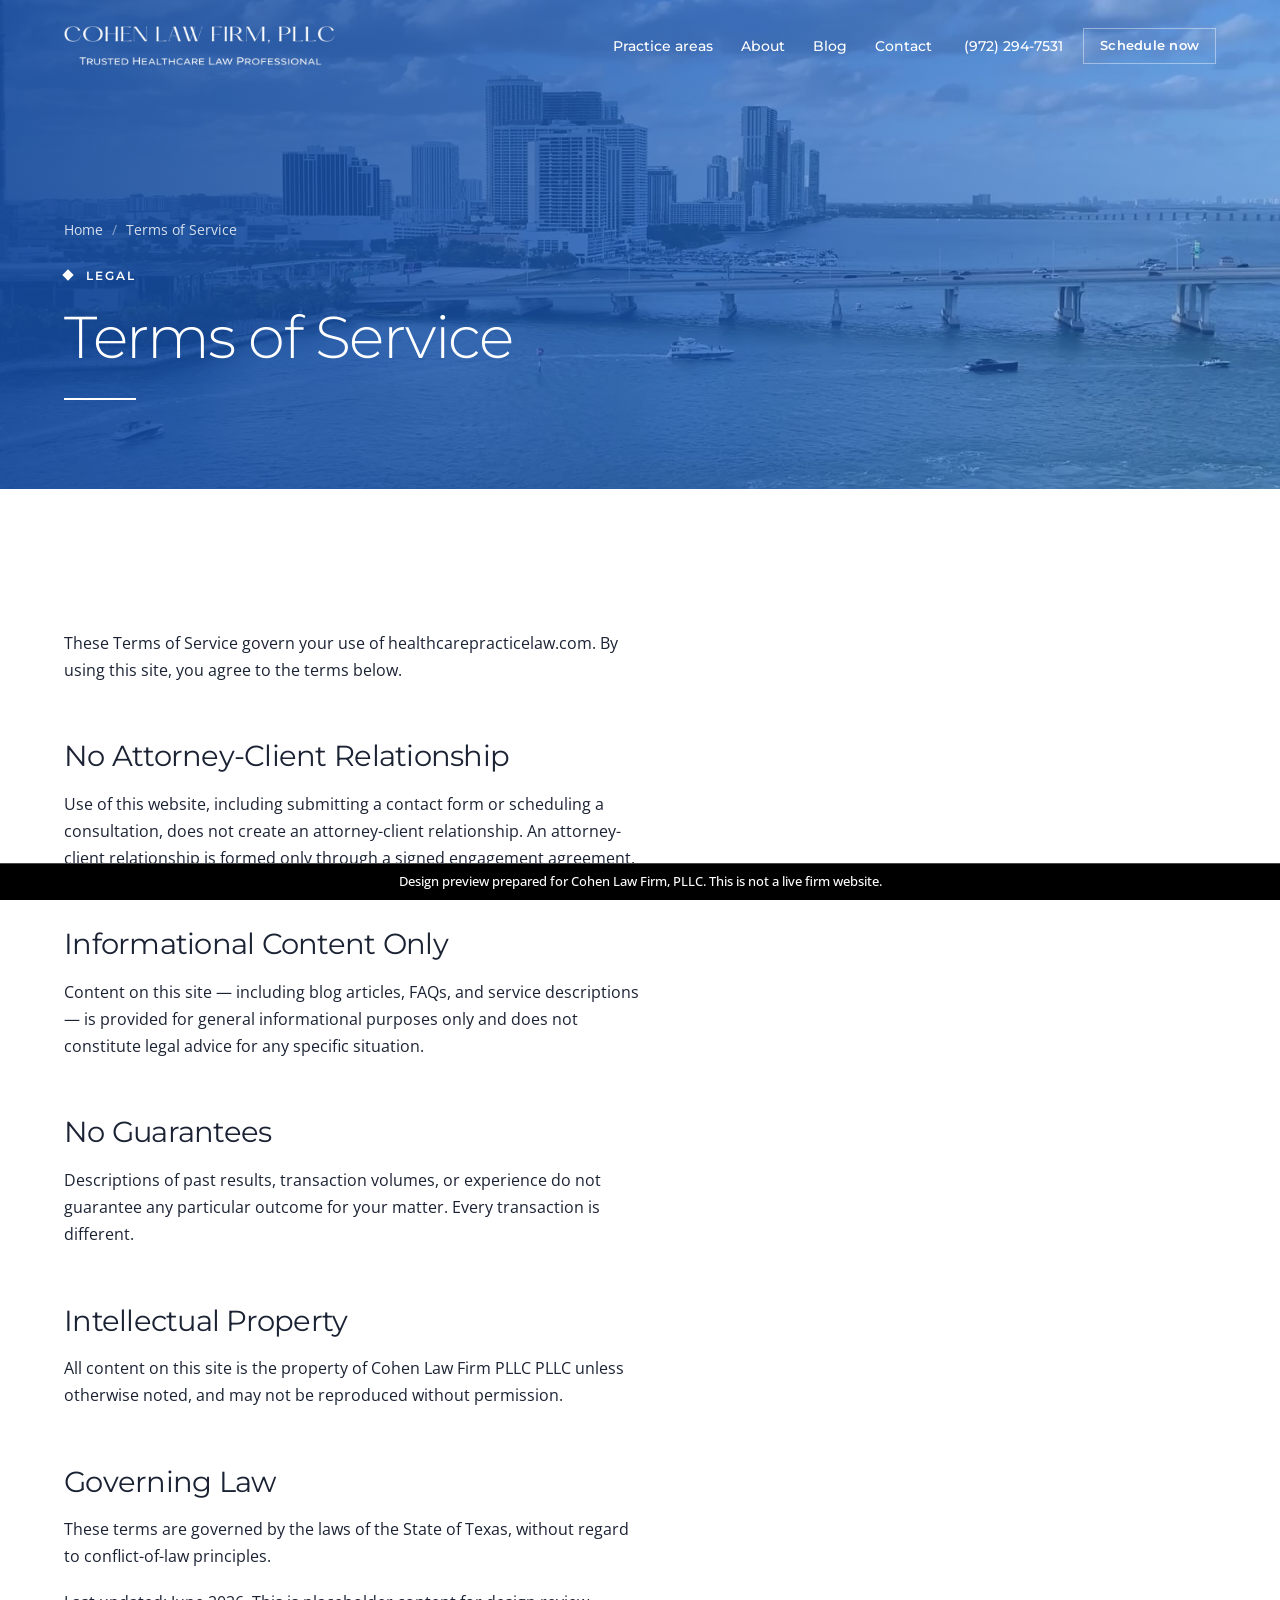
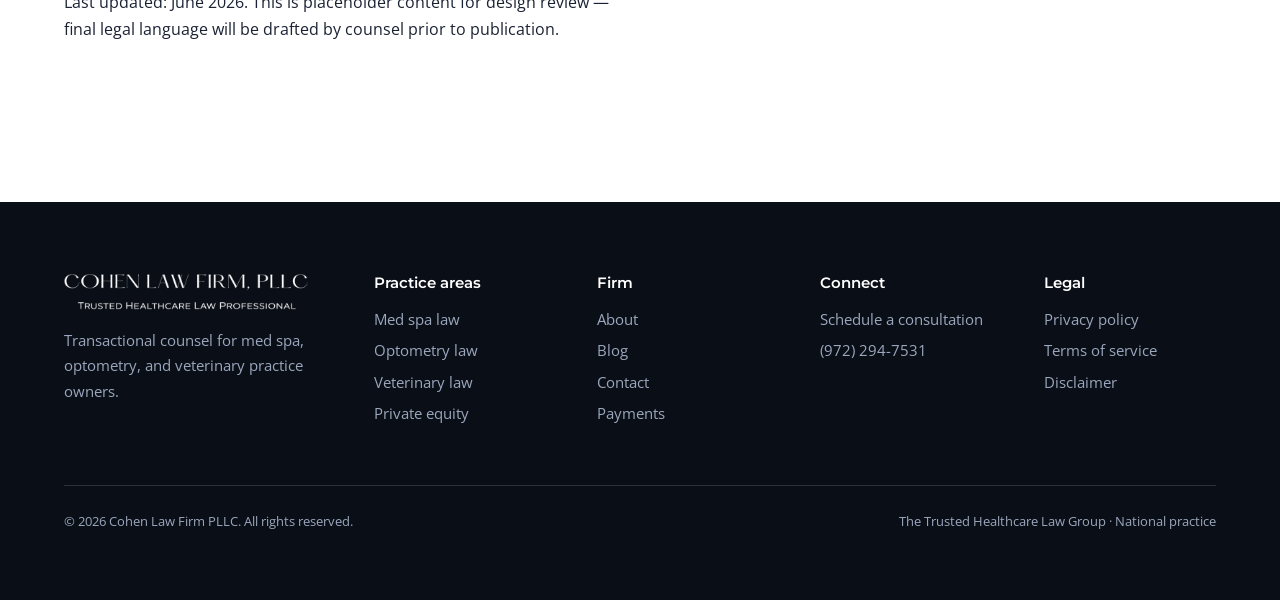
<file: terms-of-service.html>
<!doctype html>
<html lang="en">
<head>
<meta charset="utf-8">
<meta name="viewport" content="width=device-width, initial-scale=1">
<meta name="robots" content="noindex">
<title>Terms of Service | Cohen Law Firm PLLC</title>
<meta name="description" content="Terms of service for healthcarepracticelaw.com.">
<link rel="preconnect" href="https://fonts.googleapis.com">
<link rel="preconnect" href="https://fonts.gstatic.com" crossorigin>
<link href="https://fonts.googleapis.com/css2?family=Montserrat:wght@300;400;500;600&family=Open+Sans:wght@400;600&display=swap" rel="stylesheet">
<script>document.documentElement.classList.add('js')</script>
<link rel="stylesheet" href="assets/site.css">
</head>
<body>
<aside class="preview-note" role="note">Design preview prepared for Cohen Law Firm, PLLC. This is not a live firm website.</aside>
<a class="skip" href="#main">Skip to content</a>

<!-- Generated by replica/build_pages.py from replica/src/terms-of-service.html. Edit the script, not this file. -->
<header class="header" id="header">
  <div class="wrap">
    <a class="logo" href="index.html" aria-label="Cohen Law Firm PLLC home"><img src="assets/logo.png" width="678" height="100" alt="Cohen Law Firm, PLLC. Trusted Healthcare Law Professional"></a>
    <button class="menu-btn" id="menuBtn" aria-expanded="false" aria-controls="nav">Menu</button>
    <nav class="nav" id="nav" aria-label="Main">
      <div class="drop">
        <a href="index.html#practice">Practice areas</a>
        <ul>
          <li><a href="med-spa-law.html">Med spa law</a></li>
          <li><a href="optometry-law.html">Optometry law</a></li>
          <li><a href="veterinary-law.html">Veterinary law</a></li>
          <li><a href="private-equity-transactions.html">Private equity transactions</a></li>
        </ul>
      </div>
      <a href="about.html">About</a>
      <a href="blog/index.html">Blog</a>
      <a href="contact.html">Contact</a>
    </nav>
    <div class="header-cta">
      <a href="tel:+19722947531">(972) 294-7531</a>
      <a class="btn btn--ghost" href="contact.html">Schedule now</a>
    </div>
  </div>
</header>

<main id="main">

<section class="page-hero" style="background-image:url(assets/hero-poster.jpg)">
  <div class="wrap">
    <p class="crumbs"><a href="index.html">Home</a><span>/</span>Terms of Service</p>
    <p class="eyebrow">Legal</p>
    <h1>Terms of Service</h1><i class="rule"></i>
    
    
  </div>
</section>

<section class="white">
  <div class="wrap"><article class="prose">
<p>These Terms of Service govern your use of healthcarepracticelaw.com. By using this site, you agree to the terms below.</p>
<h2>No Attorney-Client Relationship</h2>
<p>Use of this website, including submitting a contact form or scheduling a consultation, does not create an attorney-client relationship. An attorney-client relationship is formed only through a signed engagement agreement.</p>
<h2>Informational Content Only</h2>
<p>Content on this site — including blog articles, FAQs, and service descriptions — is provided for general informational purposes only and does not constitute legal advice for any specific situation.</p>
<h2>No Guarantees</h2>
<p>Descriptions of past results, transaction volumes, or experience do not guarantee any particular outcome for your matter. Every transaction is different.</p>
<h2>Intellectual Property</h2>
<p>All content on this site is the property of Cohen Law Firm PLLC PLLC unless otherwise noted, and may not be reproduced without permission.</p>
<h2>Governing Law</h2>
<p>These terms are governed by the laws of the State of Texas, without regard to conflict-of-law principles.</p>
<p>Last updated: June 2026. This is placeholder content for design review — final legal language will be drafted by counsel prior to publication.</p>
  </article></div>
</section>


</main>

<footer>
  <div class="wrap">
    <div class="foot">
      <div>
        <img src="assets/logo.png" width="678" height="100" alt="Cohen Law Firm, PLLC" loading="lazy">
        <p>Transactional counsel for med spa, optometry, and veterinary practice owners.</p>
      </div>
      <div>
        <h3>Practice areas</h3>
        <ul>
          <li><a href="med-spa-law.html">Med spa law</a></li>
          <li><a href="optometry-law.html">Optometry law</a></li>
          <li><a href="veterinary-law.html">Veterinary law</a></li>
          <li><a href="private-equity-transactions.html">Private equity</a></li>
        </ul>
      </div>
      <div>
        <h3>Firm</h3>
        <ul>
          <li><a href="about.html">About</a></li>
          <li><a href="blog/index.html">Blog</a></li>
          <li><a href="contact.html">Contact</a></li>
          <li><a href="https://secure.lawpay.com/pages/cohenlawfirmpllc/operating">Payments</a></li>
        </ul>
      </div>
      <div>
        <h3>Connect</h3>
        <ul>
          <li><a href="contact.html">Schedule a consultation</a></li>
          <li><a href="tel:+19722947531">(972) 294-7531</a></li>
        </ul>
      </div>
      <div>
        <h3>Legal</h3>
        <ul>
          <li><a href="privacy-policy.html">Privacy policy</a></li>
          <li><a href="terms-of-service.html">Terms of service</a></li>
          <li><a href="disclaimer.html">Disclaimer</a></li>
        </ul>
      </div>
    </div>
    <div class="legal">
      <span>&copy; 2026 Cohen Law Firm PLLC. All rights reserved.</span>
      <span>The Trusted Healthcare Law Group &middot; National practice</span>
    </div>
  </div>
</footer>

<script src="assets/site.js"></script>
</body>
</html>
</file>
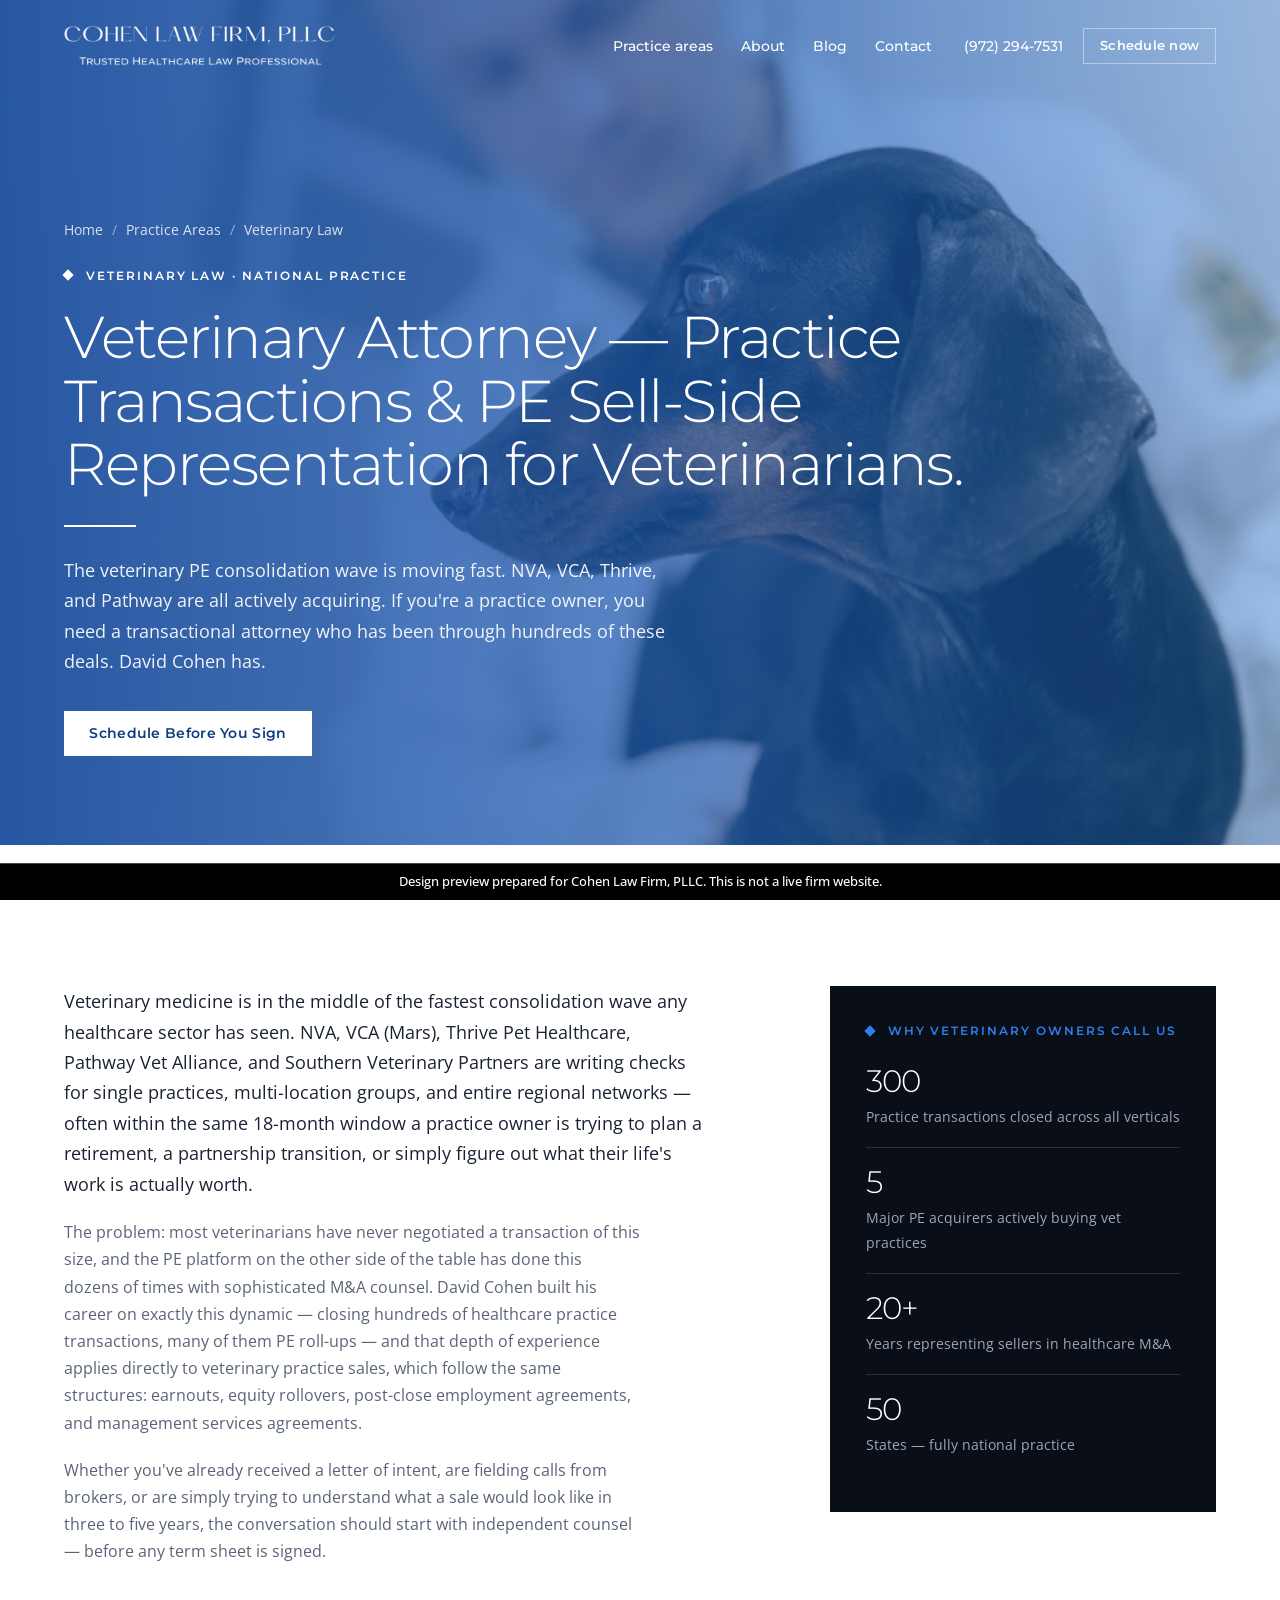
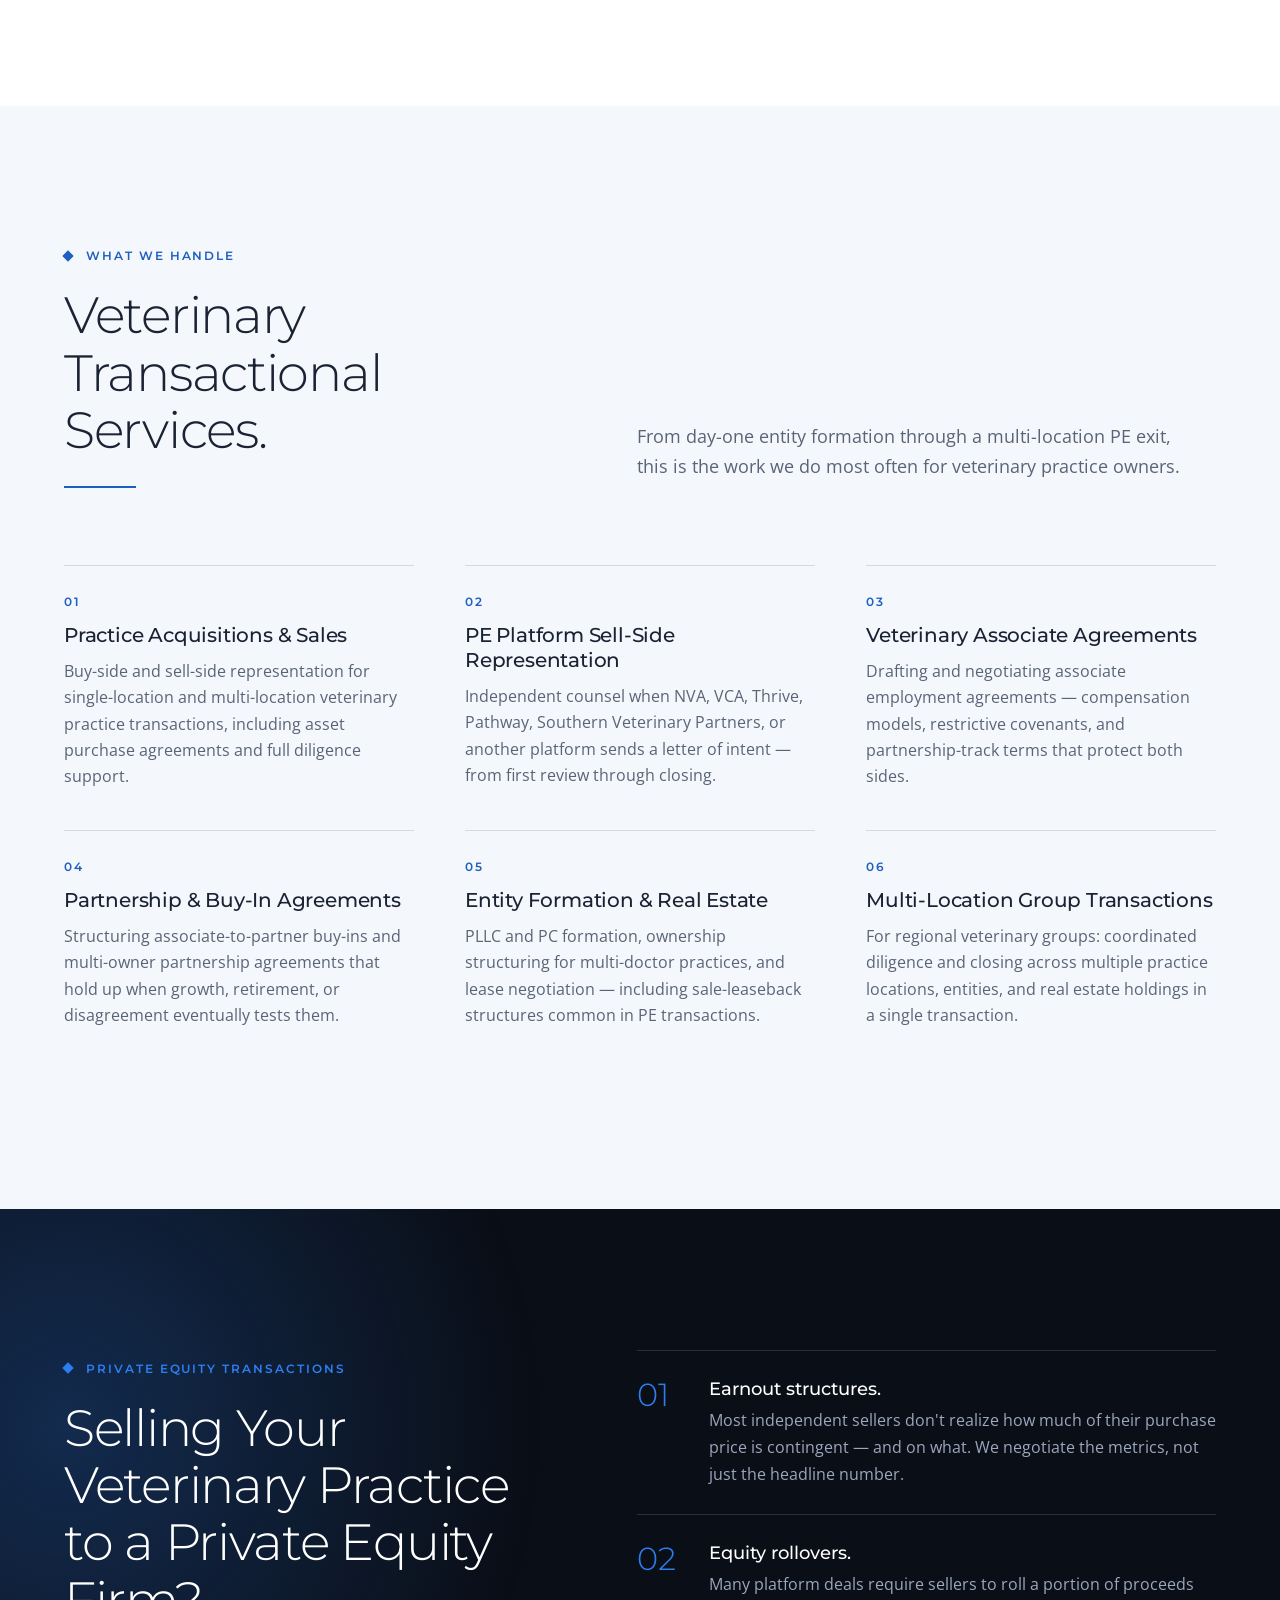
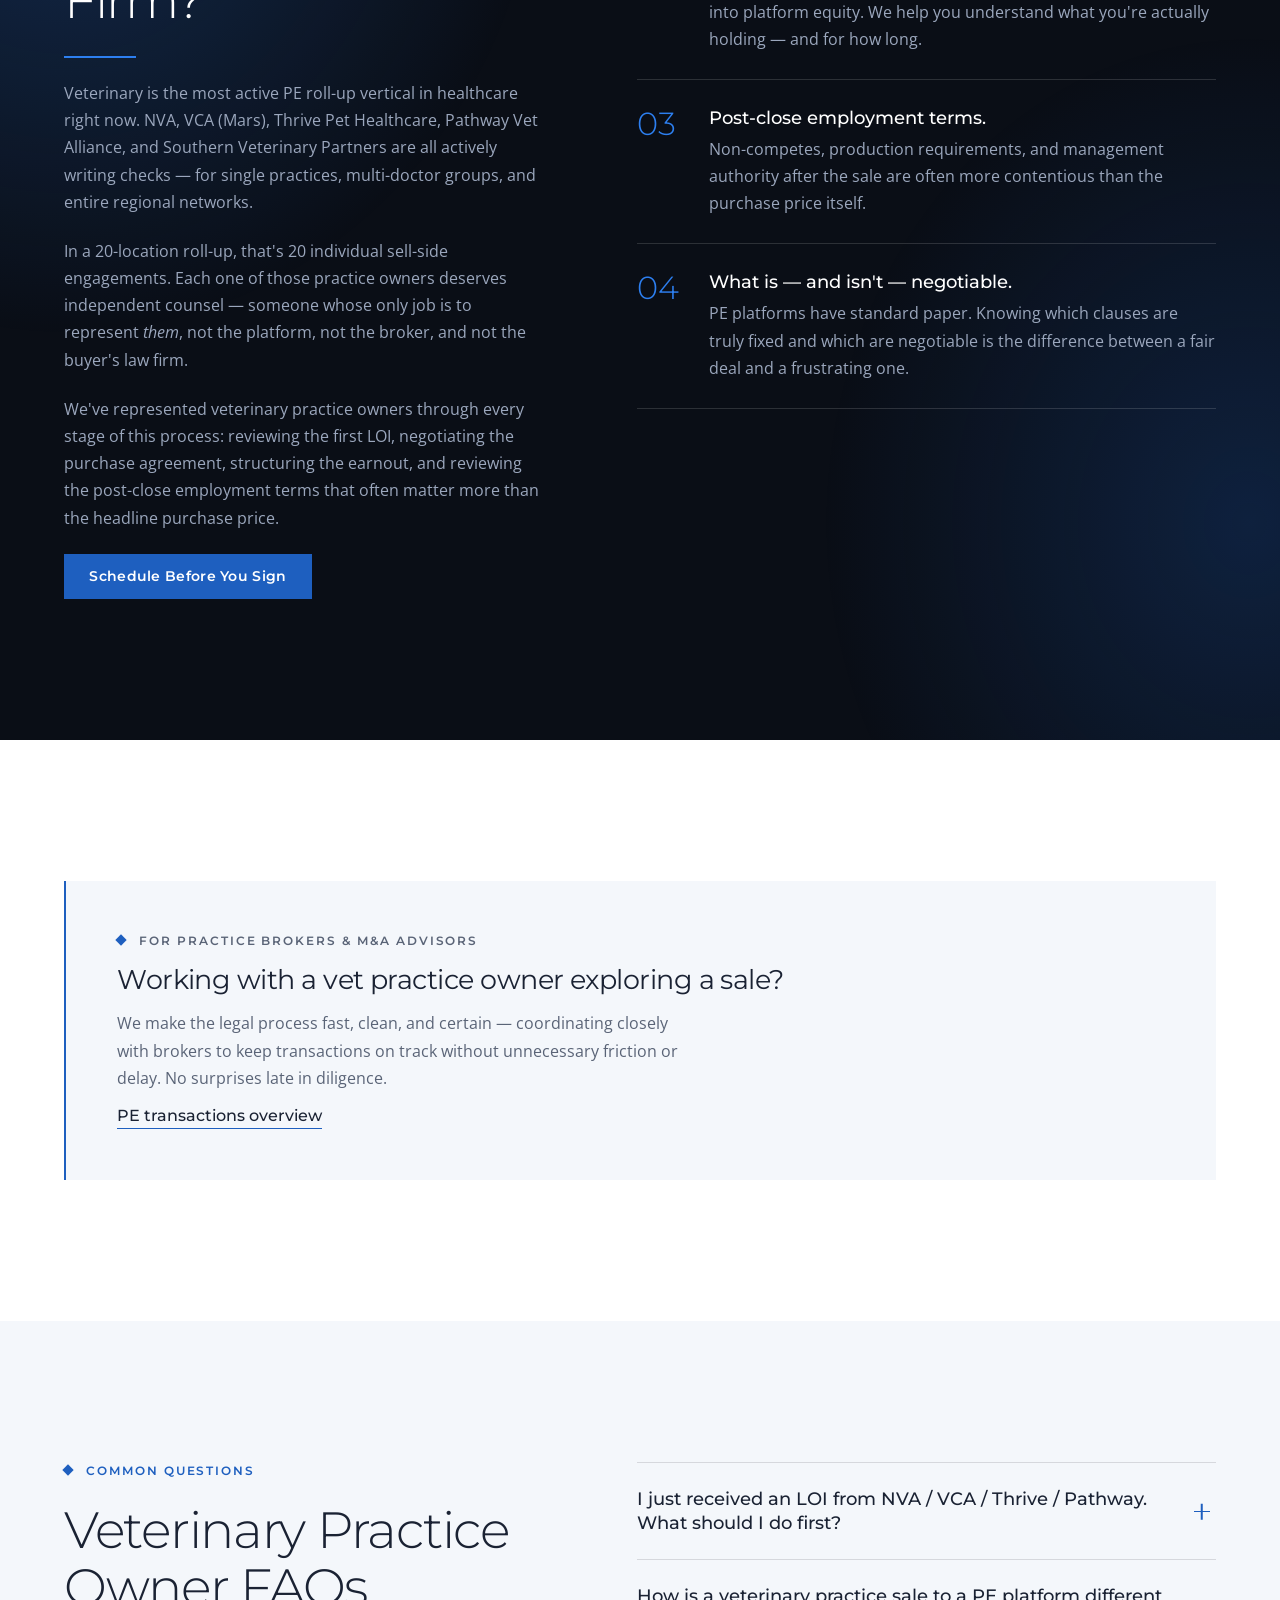
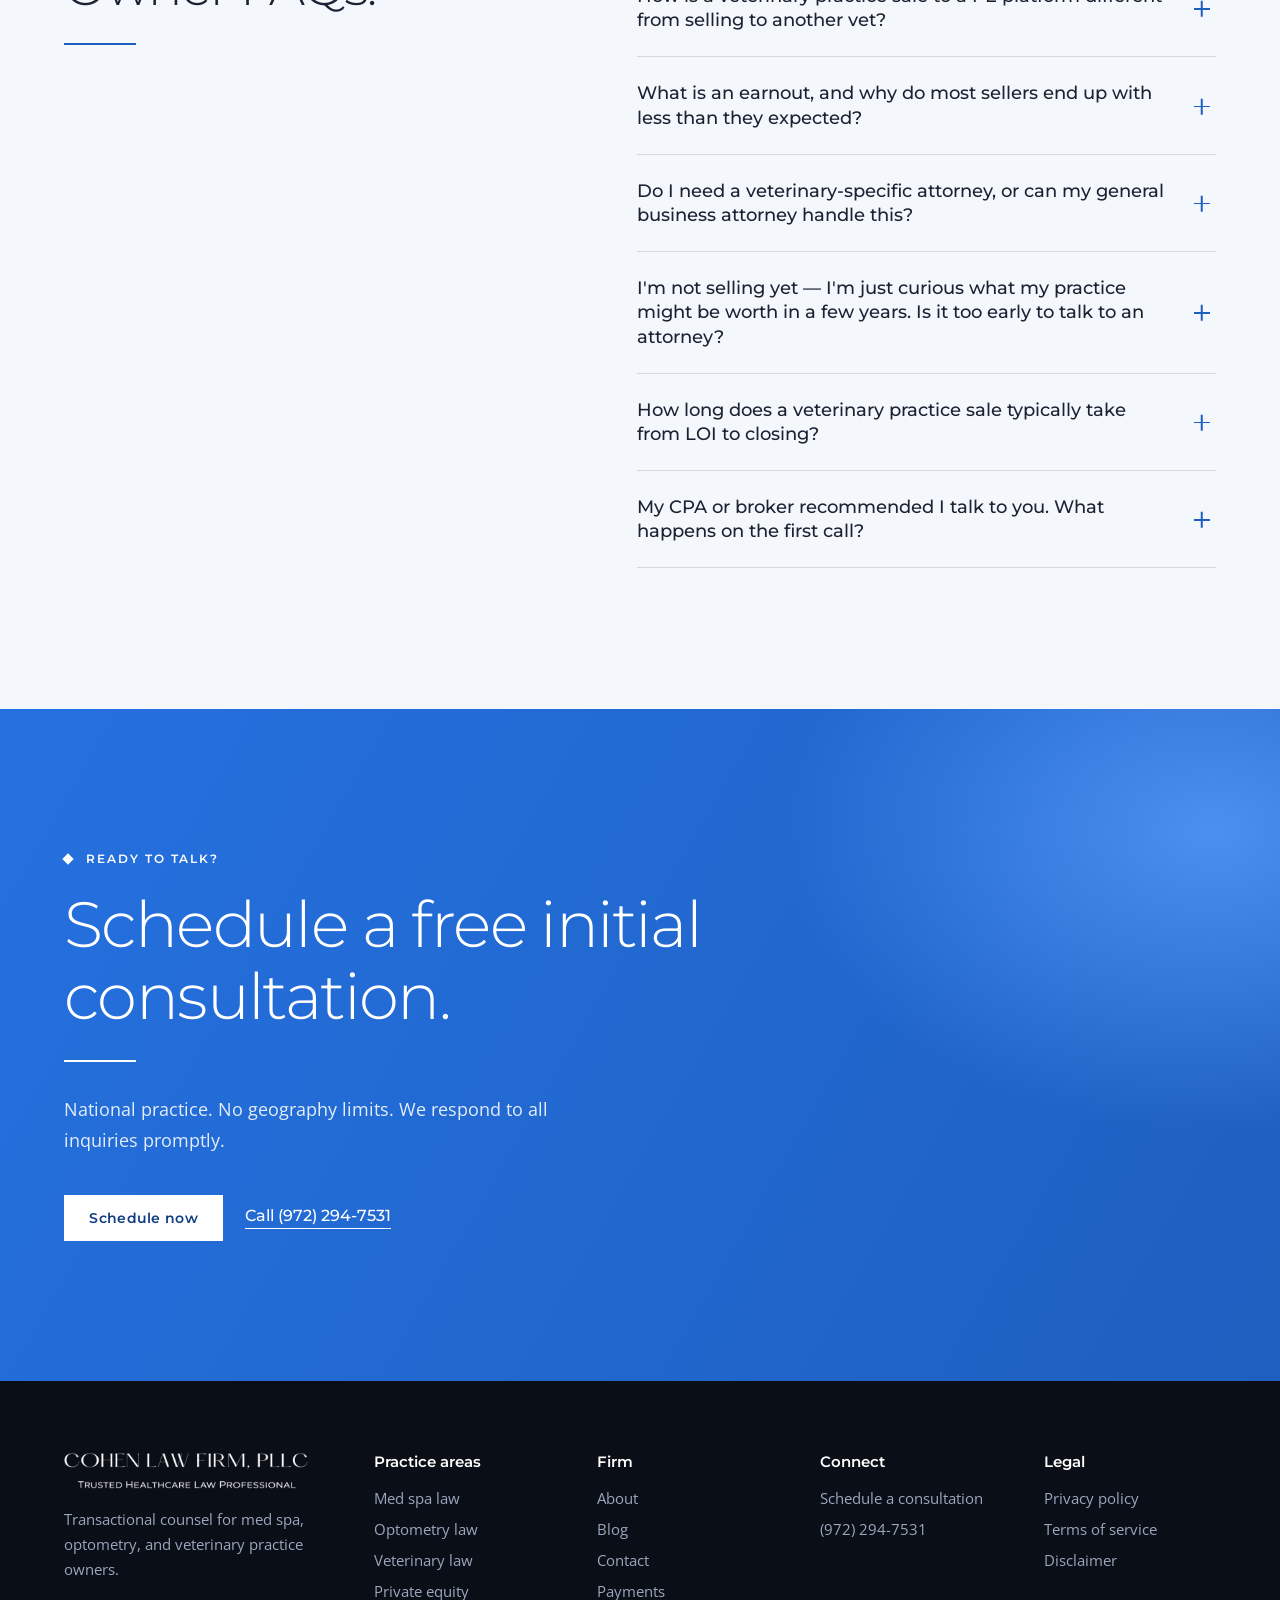
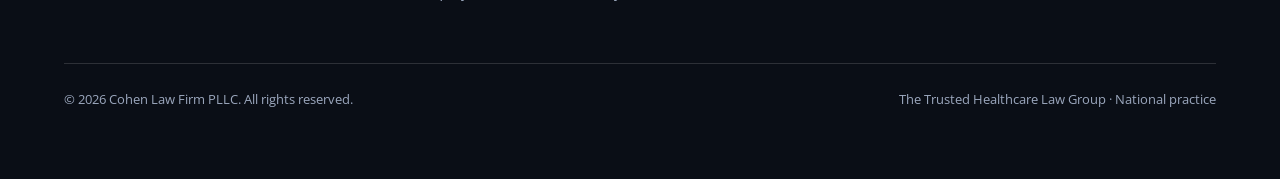
<file: veterinary-law.html>
<!doctype html>
<html lang="en">
<head>
<meta charset="utf-8">
<meta name="viewport" content="width=device-width, initial-scale=1">
<meta name="robots" content="noindex">
<title>Veterinary Attorney — Practice Transactions &amp; PE Sell-Side Representation | Cohen Law Firm PLLC</title>
<meta name="description" content="Veterinary practice transaction attorney. PE sell-side representation for vets selling to NVA, VCA, Thrive, or Pathway. Earnouts, equity rollovers, and associate agreements.">
<link rel="preconnect" href="https://fonts.googleapis.com">
<link rel="preconnect" href="https://fonts.gstatic.com" crossorigin>
<link href="https://fonts.googleapis.com/css2?family=Montserrat:wght@300;400;500;600&family=Open+Sans:wght@400;600&display=swap" rel="stylesheet">
<script>document.documentElement.classList.add('js')</script>
<link rel="stylesheet" href="assets/site.css">
</head>
<body>
<aside class="preview-note" role="note">Design preview prepared for Cohen Law Firm, PLLC. This is not a live firm website.</aside>
<a class="skip" href="#main">Skip to content</a>

<!-- Generated by replica/build_pages.py from replica/src/veterinary-law.html. Edit the script, not this file. -->
<header class="header" id="header">
  <div class="wrap">
    <a class="logo" href="index.html" aria-label="Cohen Law Firm PLLC home"><img src="assets/logo.png" width="678" height="100" alt="Cohen Law Firm, PLLC. Trusted Healthcare Law Professional"></a>
    <button class="menu-btn" id="menuBtn" aria-expanded="false" aria-controls="nav">Menu</button>
    <nav class="nav" id="nav" aria-label="Main">
      <div class="drop">
        <a href="index.html#practice">Practice areas</a>
        <ul>
          <li><a href="med-spa-law.html">Med spa law</a></li>
          <li><a href="optometry-law.html">Optometry law</a></li>
          <li><a href="veterinary-law.html" aria-current="page">Veterinary law</a></li>
          <li><a href="private-equity-transactions.html">Private equity transactions</a></li>
        </ul>
      </div>
      <a href="about.html">About</a>
      <a href="blog/index.html">Blog</a>
      <a href="contact.html">Contact</a>
    </nav>
    <div class="header-cta">
      <a href="tel:+19722947531">(972) 294-7531</a>
      <a class="btn btn--ghost" href="contact.html">Schedule now</a>
    </div>
  </div>
</header>

<main id="main">

<section class="page-hero" style="background-image:url(assets/vert-veterinary.jpg)">
  <div class="wrap">
    <p class="crumbs"><a href="index.html">Home</a><span>/</span><a href="index.html#practice">Practice Areas</a><span>/</span>Veterinary Law</p>
    <p class="eyebrow">Veterinary Law · National Practice</p>
    <h1>Veterinary Attorney — Practice Transactions &amp; PE Sell-Side Representation for Veterinarians.</h1><i class="rule"></i>
    <p class="lede">The veterinary PE consolidation wave is moving fast. NVA, VCA, Thrive, and Pathway are all actively acquiring. If you're a practice owner, you need a transactional attorney who has been through hundreds of these deals. David Cohen has.</p>
    <div class="hero-actions"><a class="btn" href="contact.html">Schedule Before You Sign</a></div>
  </div>
</section>

<section class="white">
  <div class="wrap lead">
    <div class="copy"><p>Veterinary medicine is in the middle of the fastest consolidation wave any healthcare sector has seen. NVA, VCA (Mars), Thrive Pet Healthcare, Pathway Vet Alliance, and Southern Veterinary Partners are writing checks for single practices, multi-location groups, and entire regional networks — often within the same 18-month window a practice owner is trying to plan a retirement, a partnership transition, or simply figure out what their life's work is actually worth.</p><p>The problem: most veterinarians have never negotiated a transaction of this size, and the PE platform on the other side of the table has done this dozens of times with sophisticated M&amp;A counsel. David Cohen built his career on exactly this dynamic — closing hundreds of healthcare practice transactions, many of them PE roll-ups — and that depth of experience applies directly to veterinary practice sales, which follow the same structures: earnouts, equity rollovers, post-close employment agreements, and management services agreements.</p><p>Whether you've already received a letter of intent, are fielding calls from brokers, or are simply trying to understand what a sale would look like in three to five years, the conversation should start with independent counsel — before any term sheet is signed.</p></div>
    <aside class="statcard"><h2 class="eyebrow">Why veterinary owners call us</h2><dl><div><dt>300</dt><dd>Practice transactions closed across all verticals</dd></div><div><dt>5</dt><dd>Major PE acquirers actively buying vet practices</dd></div><div><dt>20+</dt><dd>Years representing sellers in healthcare M&amp;A</dd></div><div><dt>50</dt><dd>States — fully national practice</dd></div></dl></aside>
  </div>
</section>

<section class="mist">
  <div class="wrap">
    <div class="head">
      <div><p class="eyebrow">What we handle</p><h2 class="rv">Veterinary Transactional Services.</h2><i class="rule"></i></div>
      <p class="lede">From day-one entity formation through a multi-location PE exit, this is the work we do most often for veterinary practice owners.</p>
    </div>
    <ul class="cards"><li><h3>Practice Acquisitions &amp; Sales</h3><p>Buy-side and sell-side representation for single-location and multi-location veterinary practice transactions, including asset purchase agreements and full diligence support.</p></li><li><h3>PE Platform Sell-Side Representation</h3><p>Independent counsel when NVA, VCA, Thrive, Pathway, Southern Veterinary Partners, or another platform sends a letter of intent — from first review through closing.</p></li><li><h3>Veterinary Associate Agreements</h3><p>Drafting and negotiating associate employment agreements — compensation models, restrictive covenants, and partnership-track terms that protect both sides.</p></li><li><h3>Partnership &amp; Buy-In Agreements</h3><p>Structuring associate-to-partner buy-ins and multi-owner partnership agreements that hold up when growth, retirement, or disagreement eventually tests them.</p></li><li><h3>Entity Formation &amp; Real Estate</h3><p>PLLC and PC formation, ownership structuring for multi-doctor practices, and lease negotiation — including sale-leaseback structures common in PE transactions.</p></li><li><h3>Multi-Location Group Transactions</h3><p>For regional veterinary groups: coordinated diligence and closing across multiple practice locations, entities, and real estate holdings in a single transaction.</p></li></ul>
  </div>
</section>

<section class="pe">
  <div class="wrap split">
    <div class="copy">
      <div><p class="eyebrow">Private equity transactions</p><h2 class="rv">Selling Your Veterinary Practice to a Private Equity Firm?</h2><i class="rule"></i></div>
      <p class="quiet">Veterinary is the most active PE roll-up vertical in healthcare right now. NVA, VCA (Mars), Thrive Pet Healthcare, Pathway Vet Alliance, and Southern Veterinary Partners are all actively writing checks — for single practices, multi-doctor groups, and entire regional networks.</p><p class="quiet">In a 20-location roll-up, that's 20 individual sell-side engagements. Each one of those practice owners deserves independent counsel — someone whose only job is to represent <em>them</em>, not the platform, not the broker, and not the buyer's law firm.</p><p class="quiet">We've represented veterinary practice owners through every stage of this process: reviewing the first LOI, negotiating the purchase agreement, structuring the earnout, and reviewing the post-close employment terms that often matter more than the headline purchase price.</p>
      <p><a class="btn" href="contact.html">Schedule Before You Sign</a></p>
    </div>
    <ol class="steps"><li><b aria-hidden="true">01</b><div><strong>Earnout structures.</strong><p>Most independent sellers don't realize how much of their purchase price is contingent — and on what. We negotiate the metrics, not just the headline number.</p></div></li><li><b aria-hidden="true">02</b><div><strong>Equity rollovers.</strong><p>Many platform deals require sellers to roll a portion of proceeds into platform equity. We help you understand what you're actually holding — and for how long.</p></div></li><li><b aria-hidden="true">03</b><div><strong>Post-close employment terms.</strong><p>Non-competes, production requirements, and management authority after the sale are often more contentious than the purchase price itself.</p></div></li><li><b aria-hidden="true">04</b><div><strong>What is — and isn't — negotiable.</strong><p>PE platforms have standard paper. Knowing which clauses are truly fixed and which are negotiable is the difference between a fair deal and a frustrating one.</p></div></li></ol>
  </div>
</section>

<section class="white">
  <div class="wrap"><ul class="aud"><li><p class="eyebrow">For practice brokers &amp; M&amp;A advisors</p><h3>Working with a vet practice owner exploring a sale?</h3><p>We make the legal process fast, clean, and certain — coordinating closely with brokers to keep transactions on track without unnecessary friction or delay. No surprises late in diligence.</p><a class="link" href="private-equity-transactions.html">PE transactions overview</a></li></ul></div>
</section>

<section class="mist">
  <div class="wrap split">
    <div><p class="eyebrow">Common questions</p><h2 class="rv">Veterinary Practice Owner FAQs.</h2><i class="rule"></i></div>
    <div class="faq"><details><summary>I just received an LOI from NVA / VCA / Thrive / Pathway. What should I do first?</summary><p>Don't sign anything, and don't respond with a counter-number yet. An LOI is non-binding on most major terms, but it sets the tone and timeline for the entire transaction. The first step is a confidential review with independent counsel — we'll walk through the proposed structure, identify which terms are standard and which are negotiable, and help you understand the real value of the offer before you respond.</p></details><details><summary>How is a veterinary practice sale to a PE platform different from selling to another vet?</summary><p>PE platform deals are structurally different from a traditional doctor-to-doctor sale. They typically include an earnout (a portion of the price contingent on future performance), an equity rollover (you retain a stake in the larger platform), and a multi-year employment agreement with production targets and restrictive covenants. Each of these components needs to be negotiated separately — and each carries real financial and lifestyle implications beyond the headline purchase price.</p></details><details><summary>What is an earnout, and why do most sellers end up with less than they expected?</summary><p>An earnout ties part of your sale price to the practice's future performance — often revenue or EBITDA targets over 1-3 years post-close. The risk: once you've sold, you typically no longer have full control over staffing, pricing, hours, or marketing decisions that drive those numbers. We negotiate earnout metrics, definitions, and protections so the targets are realistic and within your influence — not dependent on decisions made by the new owner.</p></details><details><summary>Do I need a veterinary-specific attorney, or can my general business attorney handle this?</summary><p>A general business attorney can review a contract, but veterinary PE transactions follow patterns specific to this consolidation wave — the same buyers, the same deal structures, the same negotiation points, repeated across hundreds of transactions nationally. We've seen the actual paper that NVA, VCA, Thrive, and Pathway use, and we know which clauses move and which don't. That pattern recognition is the value of vertical-specific counsel.</p></details><details><summary>I'm not selling yet — I'm just curious what my practice might be worth in a few years. Is it too early to talk to an attorney?</summary><p>It's actually the ideal time. Many of the things that affect your eventual sale value and deal terms — entity structure, real estate ownership, associate agreements, partnership terms — are far easier to put in order years before a sale than during a 45-day diligence period. An early consultation costs you nothing and can meaningfully improve your position when the time comes.</p></details><details><summary>How long does a veterinary practice sale typically take from LOI to closing?</summary><p>Most PE platform transactions move from signed LOI to closing in 60-120 days, depending on practice complexity, real estate involvement, and how quickly diligence items are produced. Multi-location transactions take longer. We move efficiently — our role is to keep your deal on schedule without sacrificing the negotiation points that matter.</p></details><details><summary>My CPA or broker recommended I talk to you. What happens on the first call?</summary><p>The first call is a free, confidential conversation — no obligation. We'll talk through where you are in the process (early-stage curiosity, an LOI in hand, or mid-negotiation), what documents you've already received, and what your priorities are. From there we'll outline next steps and, if it makes sense, schedule a full engagement.</p></details></div>
  </div>
</section>

<section class="closing" id="contact">
  <div class="wrap">
    <p class="eyebrow">Ready to talk?</p>
    <h2 class="rv">Schedule a free initial consultation.</h2><i class="rule"></i>
    <p class="lede">National practice. No geography limits. We respond to all inquiries promptly.</p>
    <div class="hero-actions">
      <a class="btn" href="contact.html">Schedule now</a>
      <a class="link" href="tel:+19722947531">Call (972) 294-7531</a>
    </div>
  </div>
</section>
</main>

<footer>
  <div class="wrap">
    <div class="foot">
      <div>
        <img src="assets/logo.png" width="678" height="100" alt="Cohen Law Firm, PLLC" loading="lazy">
        <p>Transactional counsel for med spa, optometry, and veterinary practice owners.</p>
      </div>
      <div>
        <h3>Practice areas</h3>
        <ul>
          <li><a href="med-spa-law.html">Med spa law</a></li>
          <li><a href="optometry-law.html">Optometry law</a></li>
          <li><a href="veterinary-law.html">Veterinary law</a></li>
          <li><a href="private-equity-transactions.html">Private equity</a></li>
        </ul>
      </div>
      <div>
        <h3>Firm</h3>
        <ul>
          <li><a href="about.html">About</a></li>
          <li><a href="blog/index.html">Blog</a></li>
          <li><a href="contact.html">Contact</a></li>
          <li><a href="https://secure.lawpay.com/pages/cohenlawfirmpllc/operating">Payments</a></li>
        </ul>
      </div>
      <div>
        <h3>Connect</h3>
        <ul>
          <li><a href="contact.html">Schedule a consultation</a></li>
          <li><a href="tel:+19722947531">(972) 294-7531</a></li>
        </ul>
      </div>
      <div>
        <h3>Legal</h3>
        <ul>
          <li><a href="privacy-policy.html">Privacy policy</a></li>
          <li><a href="terms-of-service.html">Terms of service</a></li>
          <li><a href="disclaimer.html">Disclaimer</a></li>
        </ul>
      </div>
    </div>
    <div class="legal">
      <span>&copy; 2026 Cohen Law Firm PLLC. All rights reserved.</span>
      <span>The Trusted Healthcare Law Group &middot; National practice</span>
    </div>
  </div>
</footer>

<script src="assets/site.js"></script>
</body>
</html>
</file>
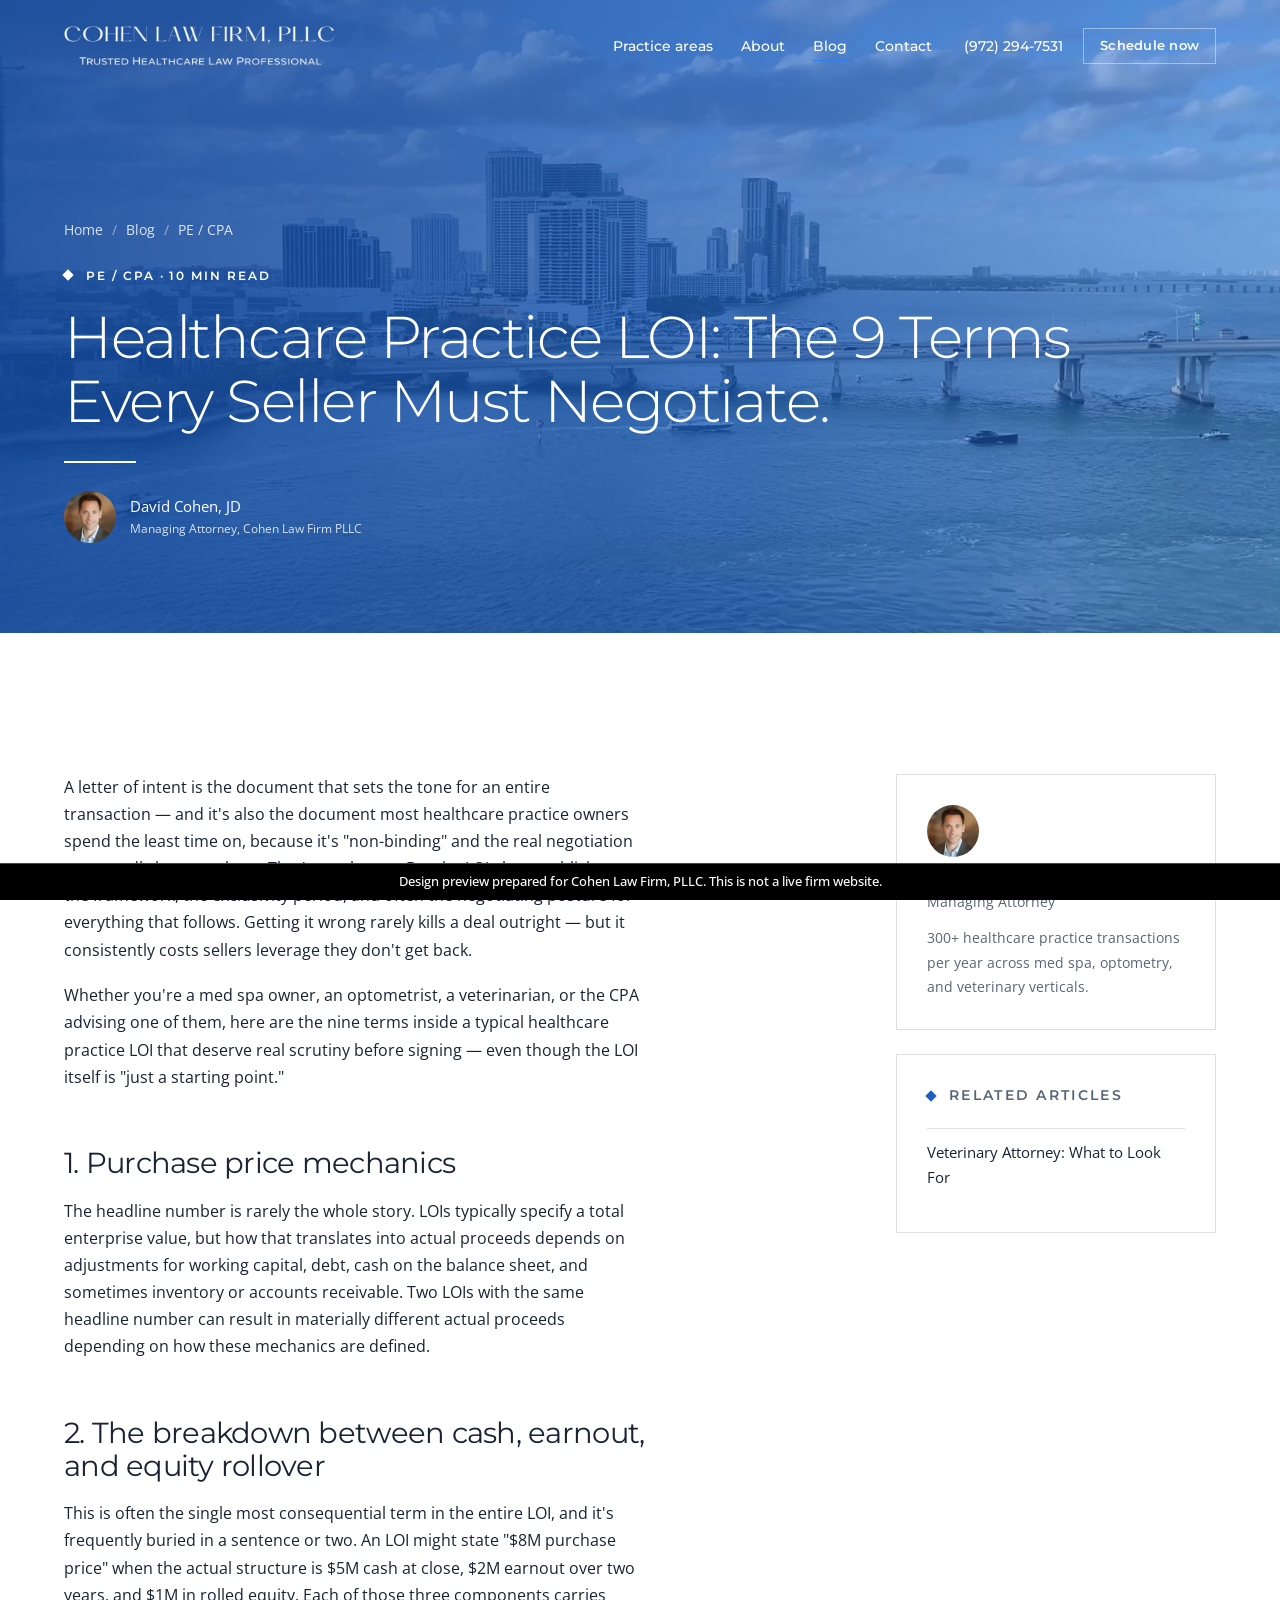
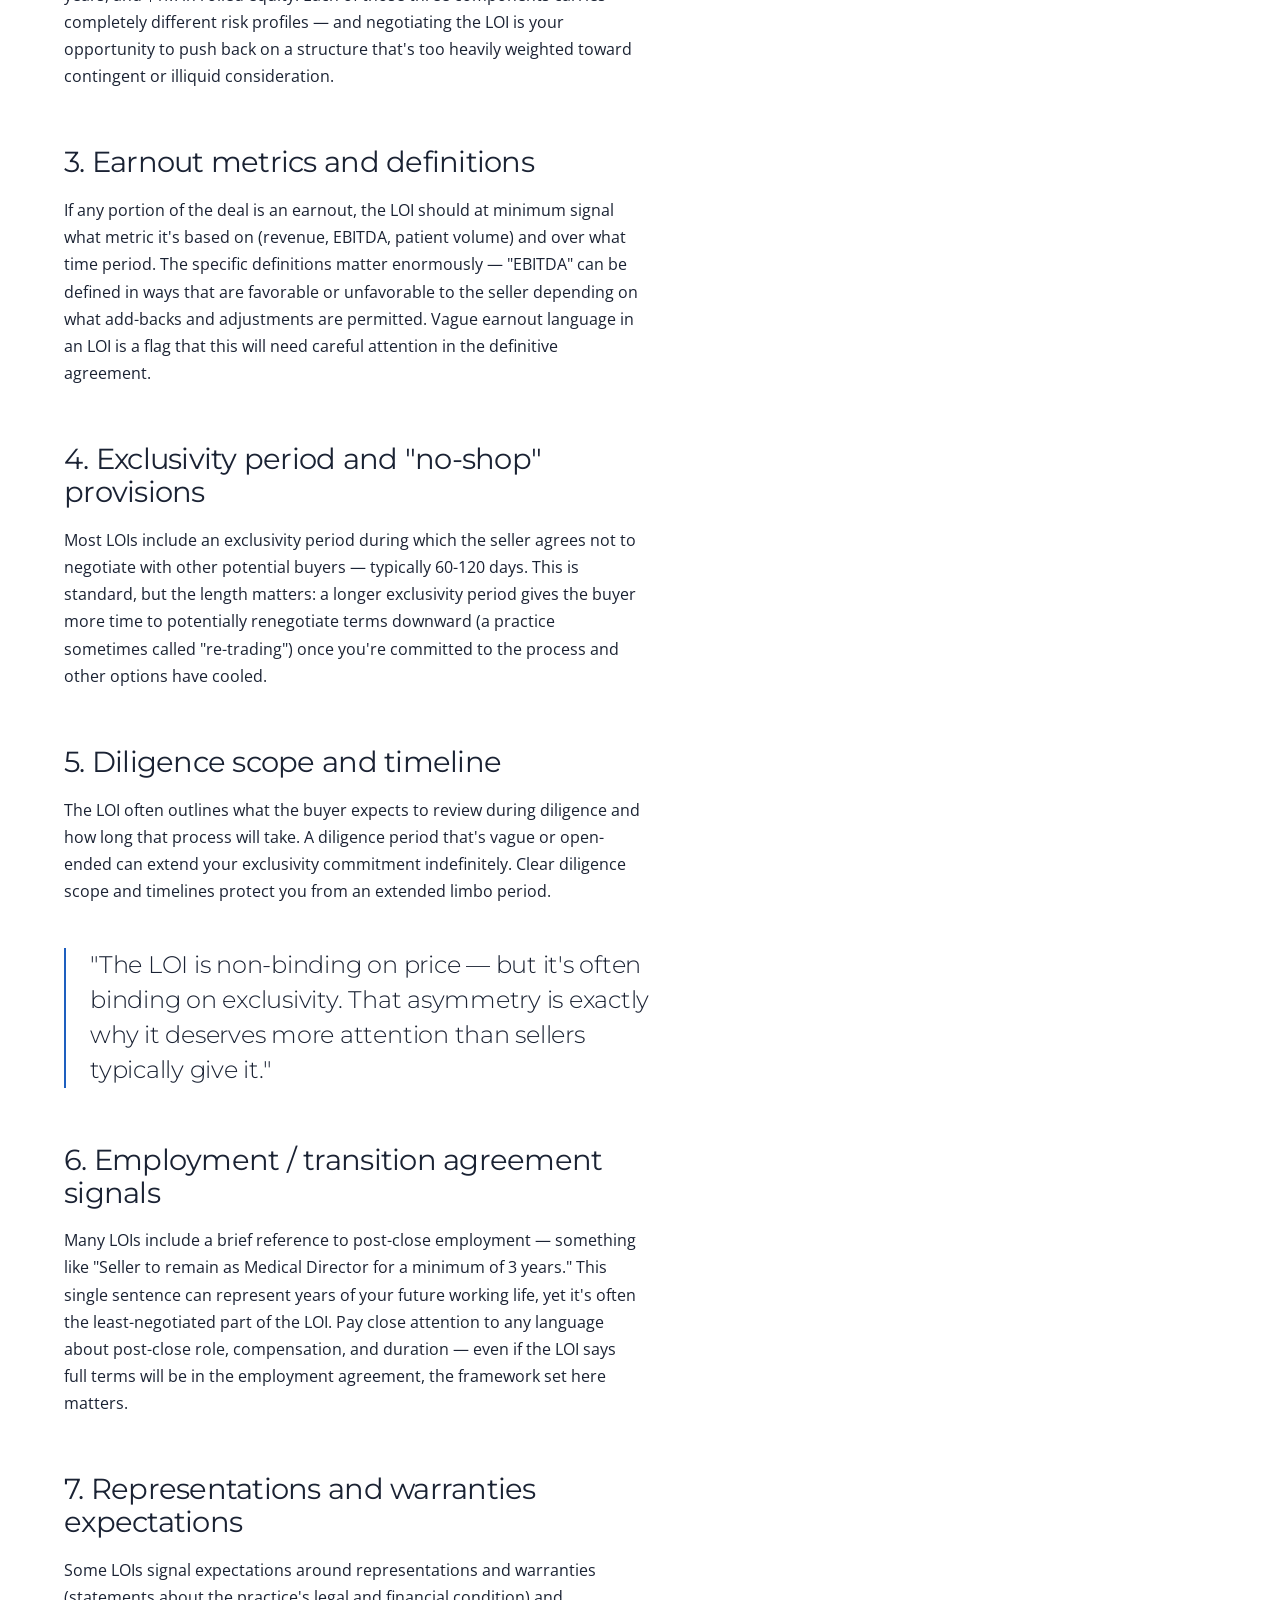
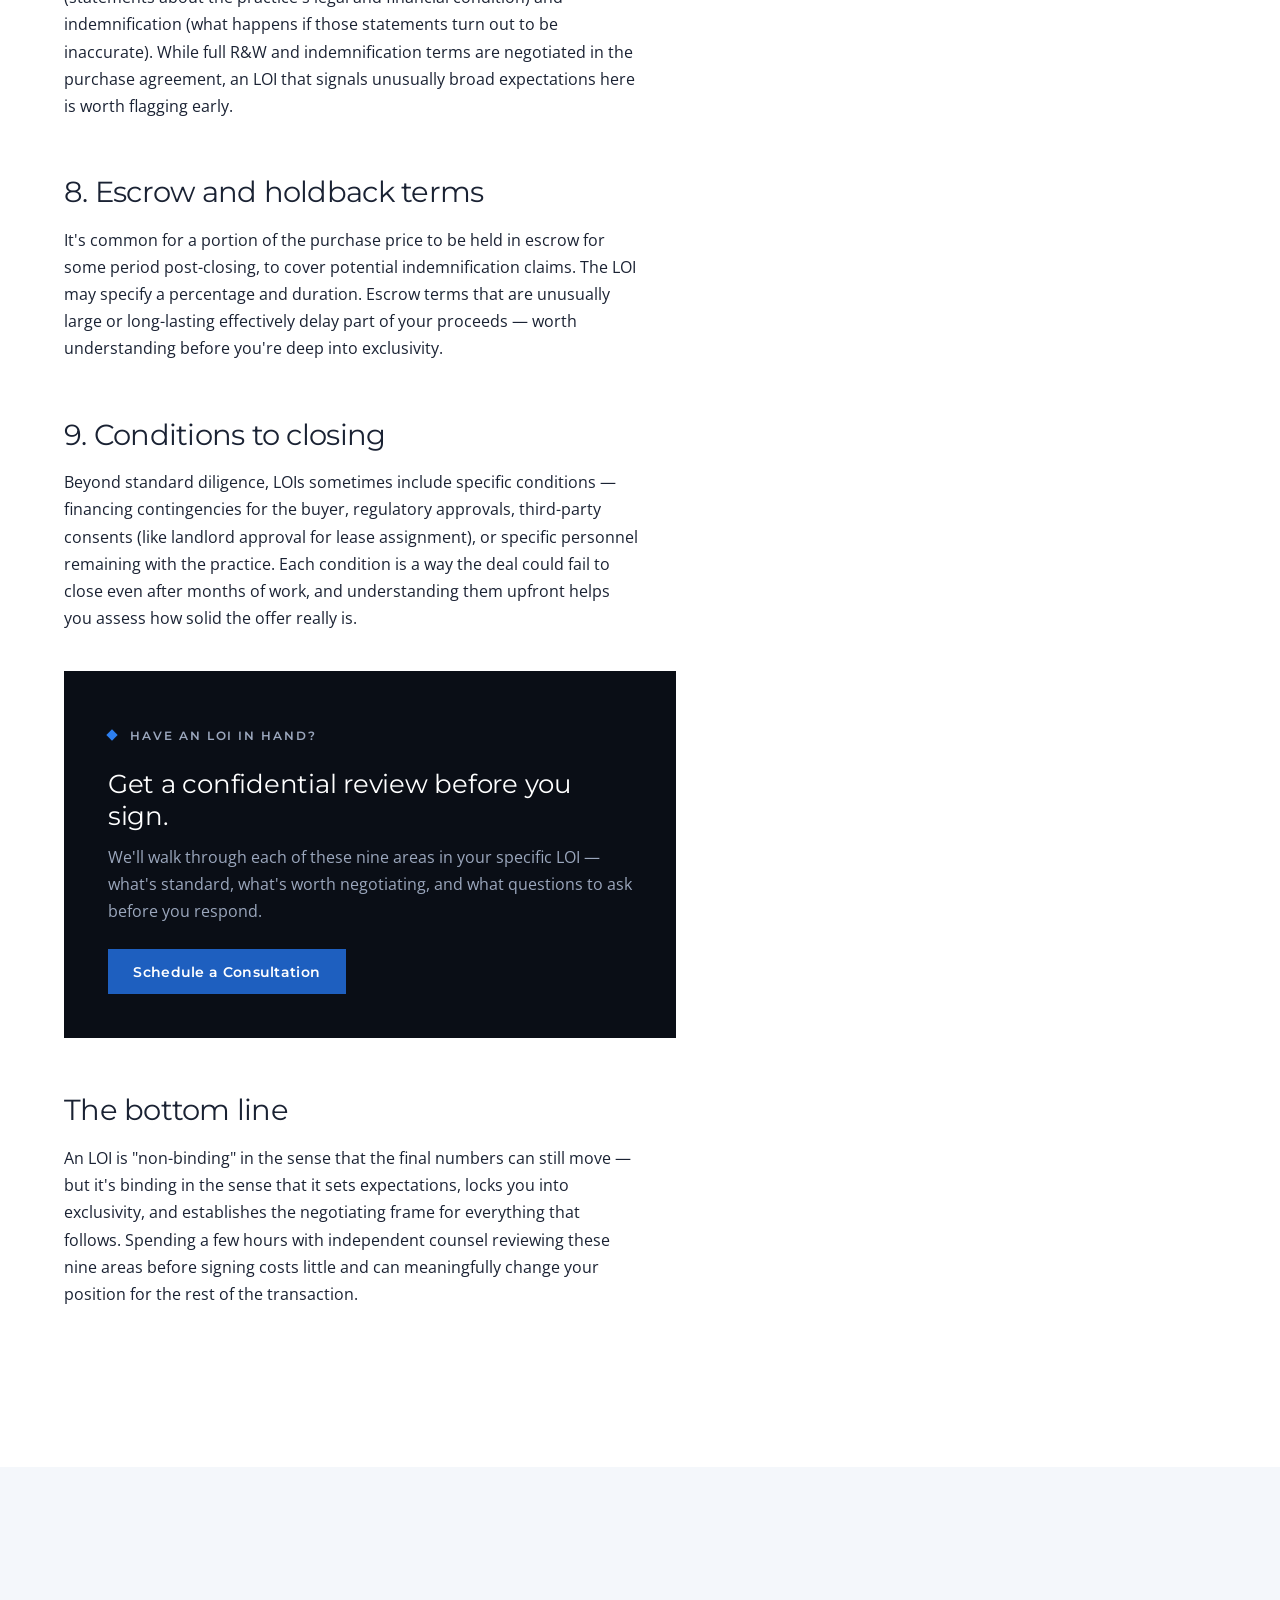
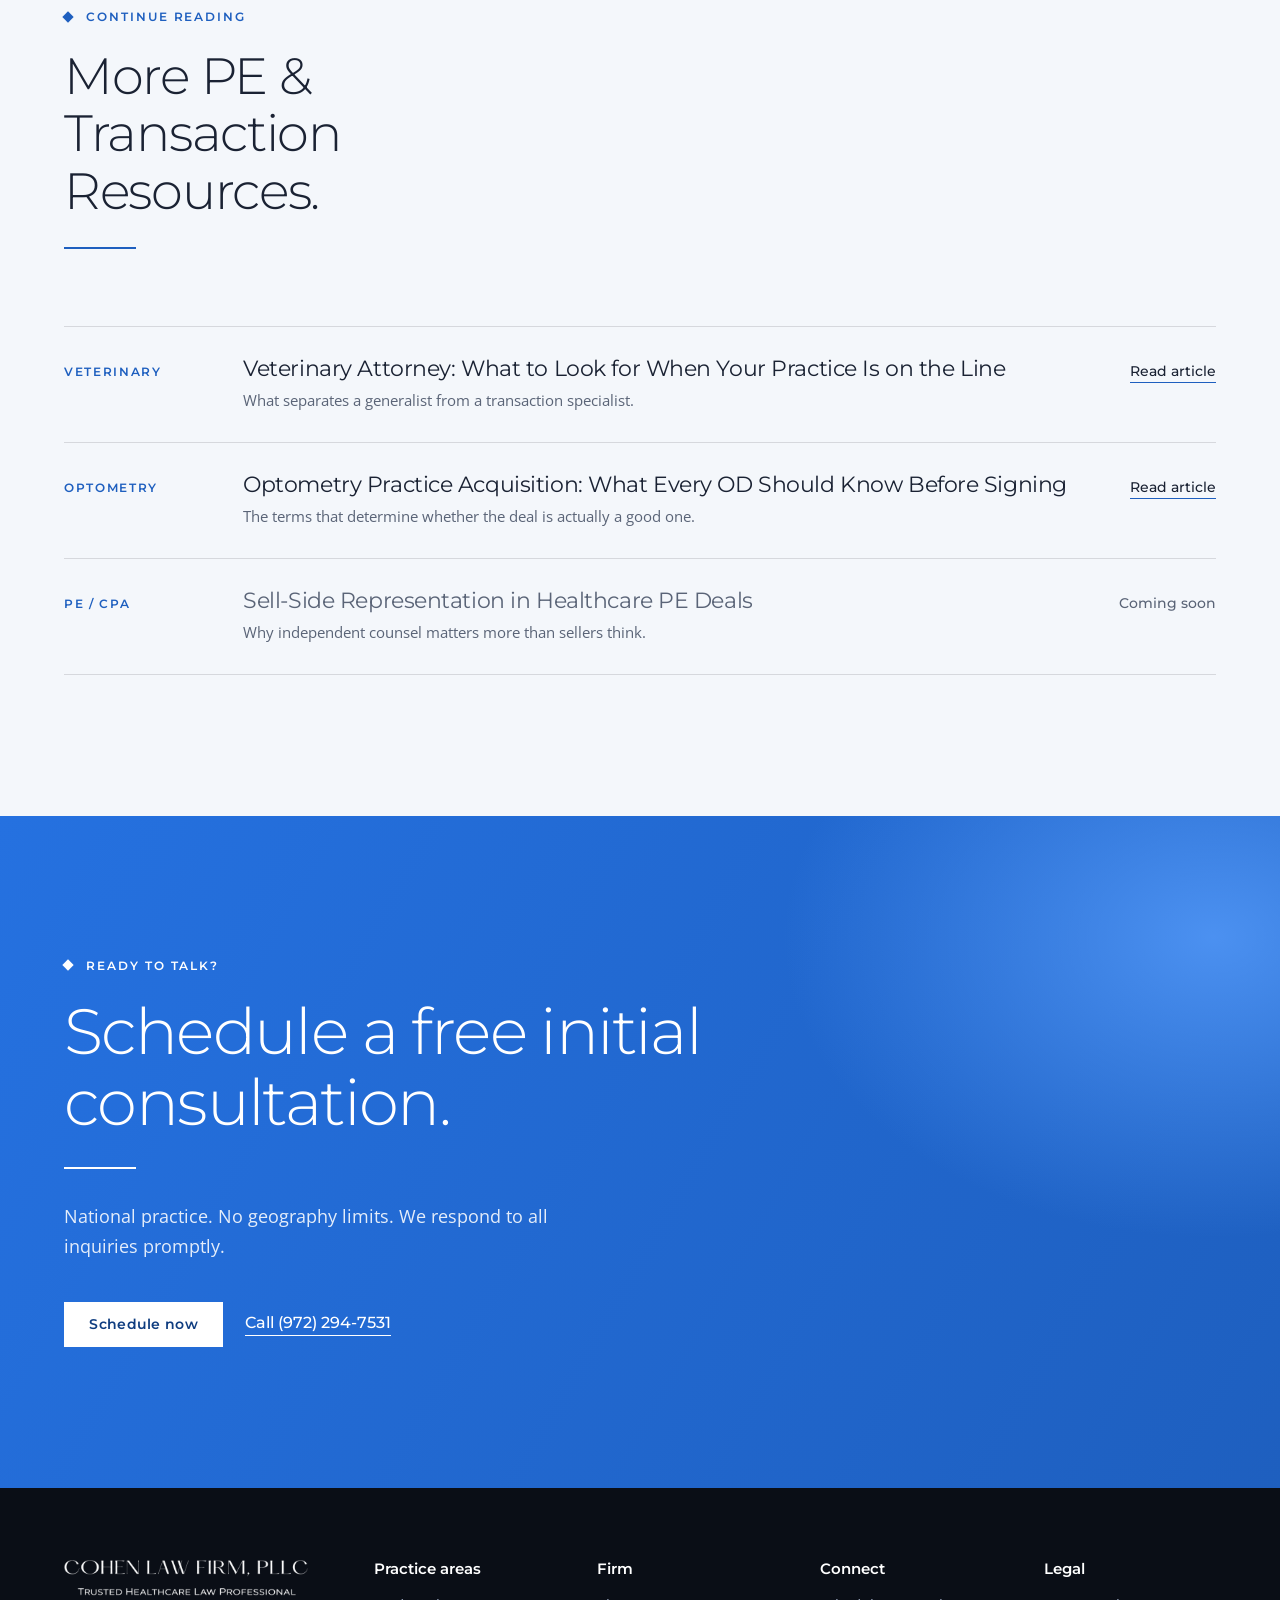
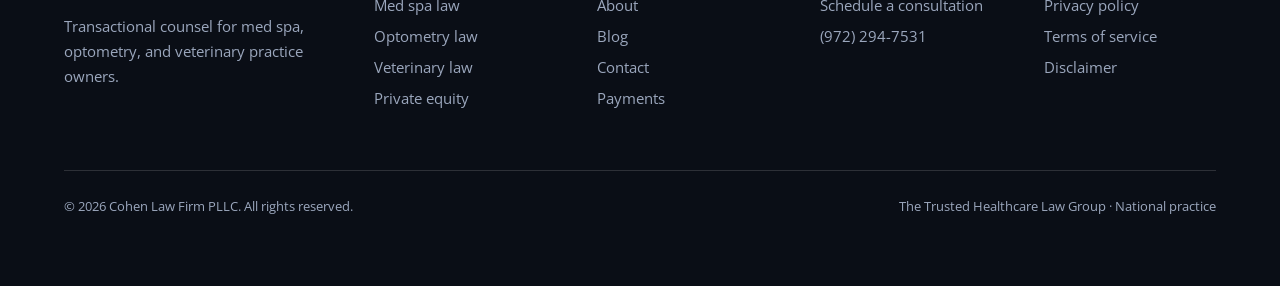
<file: blog/healthcare-practice-loi-9-terms.html>
<!doctype html>
<html lang="en">
<head>
<meta charset="utf-8">
<meta name="viewport" content="width=device-width, initial-scale=1">
<meta name="robots" content="noindex">
<title>Healthcare Practice LOI: The 9 Terms Every Seller Must Negotiate | Cohen Law Firm PLLC</title>
<meta name="description" content="The nine provisions inside a typical healthcare practice letter of intent that determine the real value and risk of a PE transaction.">
<link rel="preconnect" href="https://fonts.googleapis.com">
<link rel="preconnect" href="https://fonts.gstatic.com" crossorigin>
<link href="https://fonts.googleapis.com/css2?family=Montserrat:wght@300;400;500;600&family=Open+Sans:wght@400;600&display=swap" rel="stylesheet">
<script>document.documentElement.classList.add('js')</script>
<link rel="stylesheet" href="../assets/site.css">
</head>
<body>
<aside class="preview-note" role="note">Design preview prepared for Cohen Law Firm, PLLC. This is not a live firm website.</aside>
<a class="skip" href="#main">Skip to content</a>

<!-- Generated by replica/build_pages.py from replica/src/blog/healthcare-practice-loi-9-terms.html. Edit the script, not this file. -->
<header class="header" id="header">
  <div class="wrap">
    <a class="logo" href="../index.html" aria-label="Cohen Law Firm PLLC home"><img src="../assets/logo.png" width="678" height="100" alt="Cohen Law Firm, PLLC. Trusted Healthcare Law Professional"></a>
    <button class="menu-btn" id="menuBtn" aria-expanded="false" aria-controls="nav">Menu</button>
    <nav class="nav" id="nav" aria-label="Main">
      <div class="drop">
        <a href="../index.html#practice">Practice areas</a>
        <ul>
          <li><a href="../med-spa-law.html">Med spa law</a></li>
          <li><a href="../optometry-law.html">Optometry law</a></li>
          <li><a href="../veterinary-law.html">Veterinary law</a></li>
          <li><a href="../private-equity-transactions.html">Private equity transactions</a></li>
        </ul>
      </div>
      <a href="../about.html">About</a>
      <a href="../blog/index.html" aria-current="page">Blog</a>
      <a href="../contact.html">Contact</a>
    </nav>
    <div class="header-cta">
      <a href="tel:+19722947531">(972) 294-7531</a>
      <a class="btn btn--ghost" href="../contact.html">Schedule now</a>
    </div>
  </div>
</header>

<main id="main">

<section class="page-hero" style="background-image:url(../assets/hero-poster.jpg)">
  <div class="wrap">
    <p class="crumbs"><a href="../index.html">Home</a><span>/</span><a href="../blog/index.html">Blog</a><span>/</span>PE / CPA</p>
    <p class="eyebrow">PE / CPA &middot; 10 min read</p>
    <h1>Healthcare Practice LOI: The 9 Terms Every Seller Must Negotiate.</h1><i class="rule"></i>
    
    
    <p class="byline"><img src="../assets/david-cohen.webp" width="52" height="52" alt=""><span>David Cohen, JD<small>Managing Attorney, Cohen Law Firm PLLC</small></span></p>
  </div>
</section>

<section class="white">
  <div class="wrap article">
    <article class="prose">
<p>A letter of intent is the document that sets the tone for an entire transaction — and it's also the document most healthcare practice owners spend the least time on, because it's "non-binding" and the real negotiation supposedly happens later. That's partly true. But the LOI also establishes the framework, the exclusivity period, and often the negotiating posture for everything that follows. Getting it wrong rarely kills a deal outright — but it consistently costs sellers leverage they don't get back.</p>
<p>Whether you're a med spa owner, an optometrist, a veterinarian, or the CPA advising one of them, here are the nine terms inside a typical healthcare practice LOI that deserve real scrutiny before signing — even though the LOI itself is "just a starting point."</p>
<h2>1. Purchase price mechanics</h2>
<p>The headline number is rarely the whole story. LOIs typically specify a total enterprise value, but how that translates into actual proceeds depends on adjustments for working capital, debt, cash on the balance sheet, and sometimes inventory or accounts receivable. Two LOIs with the same headline number can result in materially different actual proceeds depending on how these mechanics are defined.</p>
<h2>2. The breakdown between cash, earnout, and equity rollover</h2>
<p>This is often the single most consequential term in the entire LOI, and it's frequently buried in a sentence or two. An LOI might state "$8M purchase price" when the actual structure is $5M cash at close, $2M earnout over two years, and $1M in rolled equity. Each of those three components carries completely different risk profiles — and negotiating the LOI is your opportunity to push back on a structure that's too heavily weighted toward contingent or illiquid consideration.</p>
<h2>3. Earnout metrics and definitions</h2>
<p>If any portion of the deal is an earnout, the LOI should at minimum signal what metric it's based on (revenue, EBITDA, patient volume) and over what time period. The specific definitions matter enormously — "EBITDA" can be defined in ways that are favorable or unfavorable to the seller depending on what add-backs and adjustments are permitted. Vague earnout language in an LOI is a flag that this will need careful attention in the definitive agreement.</p>
<h2>4. Exclusivity period and "no-shop" provisions</h2>
<p>Most LOIs include an exclusivity period during which the seller agrees not to negotiate with other potential buyers — typically 60-120 days. This is standard, but the length matters: a longer exclusivity period gives the buyer more time to potentially renegotiate terms downward (a practice sometimes called "re-trading") once you're committed to the process and other options have cooled.</p>
<h2>5. Diligence scope and timeline</h2>
<p>The LOI often outlines what the buyer expects to review during diligence and how long that process will take. A diligence period that's vague or open-ended can extend your exclusivity commitment indefinitely. Clear diligence scope and timelines protect you from an extended limbo period.</p>
<blockquote>"The LOI is non-binding on price — but it's often binding on exclusivity. That asymmetry is exactly why it deserves more attention than sellers typically give it."</blockquote>
<h2>6. Employment / transition agreement signals</h2>
<p>Many LOIs include a brief reference to post-close employment — something like "Seller to remain as Medical Director for a minimum of 3 years." This single sentence can represent years of your future working life, yet it's often the least-negotiated part of the LOI. Pay close attention to any language about post-close role, compensation, and duration — even if the LOI says full terms will be in the employment agreement, the framework set here matters.</p>
<h2>7. Representations and warranties expectations</h2>
<p>Some LOIs signal expectations around representations and warranties (statements about the practice's legal and financial condition) and indemnification (what happens if those statements turn out to be inaccurate). While full R&amp;W and indemnification terms are negotiated in the purchase agreement, an LOI that signals unusually broad expectations here is worth flagging early.</p>
<h2>8. Escrow and holdback terms</h2>
<p>It's common for a portion of the purchase price to be held in escrow for some period post-closing, to cover potential indemnification claims. The LOI may specify a percentage and duration. Escrow terms that are unusually large or long-lasting effectively delay part of your proceeds — worth understanding before you're deep into exclusivity.</p>
<h2>9. Conditions to closing</h2>
<p>Beyond standard diligence, LOIs sometimes include specific conditions — financing contingencies for the buyer, regulatory approvals, third-party consents (like landlord approval for lease assignment), or specific personnel remaining with the practice. Each condition is a way the deal could fail to close even after months of work, and understanding them upfront helps you assess how solid the offer really is.</p>
<aside class="callout"><p class="eyebrow">Have an LOI in hand?</p><h3>Get a confidential review before you sign.</h3><p>We'll walk through each of these nine areas in your specific LOI — what's standard, what's worth negotiating, and what questions to ask before you respond.</p><a class="btn" href="../contact.html">Schedule a Consultation</a></aside>
<h2>The bottom line</h2>
<p>An LOI is "non-binding" in the sense that the final numbers can still move — but it's binding in the sense that it sets expectations, locks you into exclusivity, and establishes the negotiating frame for everything that follows. Spending a few hours with independent counsel reviewing these nine areas before signing costs little and can meaningfully change your position for the rest of the transaction.</p>
    </article>
    <aside class="aside">
      <div class="card">
        <img src="../assets/david-cohen.webp" width="52" height="52" alt="">
        <h2>David Cohen, JD</h2>
        <p>Managing Attorney</p>
        <p>300+ healthcare practice transactions per year across med spa, optometry, and veterinary verticals.</p>
      </div>
      <div class="card"><p class="eyebrow">Related articles</p><ul><li><a href="../blog/veterinary-attorney-what-to-look-for.html">Veterinary Attorney: What to Look For</a></li></ul></div>
    </aside>
  </div>
</section>

<section class="mist">
  <div class="wrap">
    <div class="head">
      <div><p class="eyebrow">Continue reading</p><h2 class="rv">More PE &amp; Transaction Resources.</h2><i class="rule"></i></div>
      
    </div>
    <ul class="rows"><li data-cat="Veterinary"><a href="../blog/veterinary-attorney-what-to-look-for.html"><small>Veterinary</small><div><strong>Veterinary Attorney: What to Look for When Your Practice Is on the Line</strong><span>What separates a generalist from a transaction specialist.</span></div><em>Read article</em></a></li><li data-cat="Optometry"><a href="../blog/optometry-practice-acquisition-guide.html"><small>Optometry</small><div><strong>Optometry Practice Acquisition: What Every OD Should Know Before Signing</strong><span>The terms that determine whether the deal is actually a good one.</span></div><em>Read article</em></a></li><li data-cat="PE / CPA" class="soon"><div><small>PE / CPA</small><div><strong>Sell-Side Representation in Healthcare PE Deals</strong><span>Why independent counsel matters more than sellers think.</span></div><em>Coming soon</em></div></li></ul>
  </div>
</section>

<section class="closing" id="contact">
  <div class="wrap">
    <p class="eyebrow">Ready to talk?</p>
    <h2 class="rv">Schedule a free initial consultation.</h2><i class="rule"></i>
    <p class="lede">National practice. No geography limits. We respond to all inquiries promptly.</p>
    <div class="hero-actions">
      <a class="btn" href="../contact.html">Schedule now</a>
      <a class="link" href="tel:+19722947531">Call (972) 294-7531</a>
    </div>
  </div>
</section>
</main>

<footer>
  <div class="wrap">
    <div class="foot">
      <div>
        <img src="../assets/logo.png" width="678" height="100" alt="Cohen Law Firm, PLLC" loading="lazy">
        <p>Transactional counsel for med spa, optometry, and veterinary practice owners.</p>
      </div>
      <div>
        <h3>Practice areas</h3>
        <ul>
          <li><a href="../med-spa-law.html">Med spa law</a></li>
          <li><a href="../optometry-law.html">Optometry law</a></li>
          <li><a href="../veterinary-law.html">Veterinary law</a></li>
          <li><a href="../private-equity-transactions.html">Private equity</a></li>
        </ul>
      </div>
      <div>
        <h3>Firm</h3>
        <ul>
          <li><a href="../about.html">About</a></li>
          <li><a href="../blog/index.html">Blog</a></li>
          <li><a href="../contact.html">Contact</a></li>
          <li><a href="https://secure.lawpay.com/pages/cohenlawfirmpllc/operating">Payments</a></li>
        </ul>
      </div>
      <div>
        <h3>Connect</h3>
        <ul>
          <li><a href="../contact.html">Schedule a consultation</a></li>
          <li><a href="tel:+19722947531">(972) 294-7531</a></li>
        </ul>
      </div>
      <div>
        <h3>Legal</h3>
        <ul>
          <li><a href="../privacy-policy.html">Privacy policy</a></li>
          <li><a href="../terms-of-service.html">Terms of service</a></li>
          <li><a href="../disclaimer.html">Disclaimer</a></li>
        </ul>
      </div>
    </div>
    <div class="legal">
      <span>&copy; 2026 Cohen Law Firm PLLC. All rights reserved.</span>
      <span>The Trusted Healthcare Law Group &middot; National practice</span>
    </div>
  </div>
</footer>

<script src="../assets/site.js"></script>
</body>
</html>
</file>
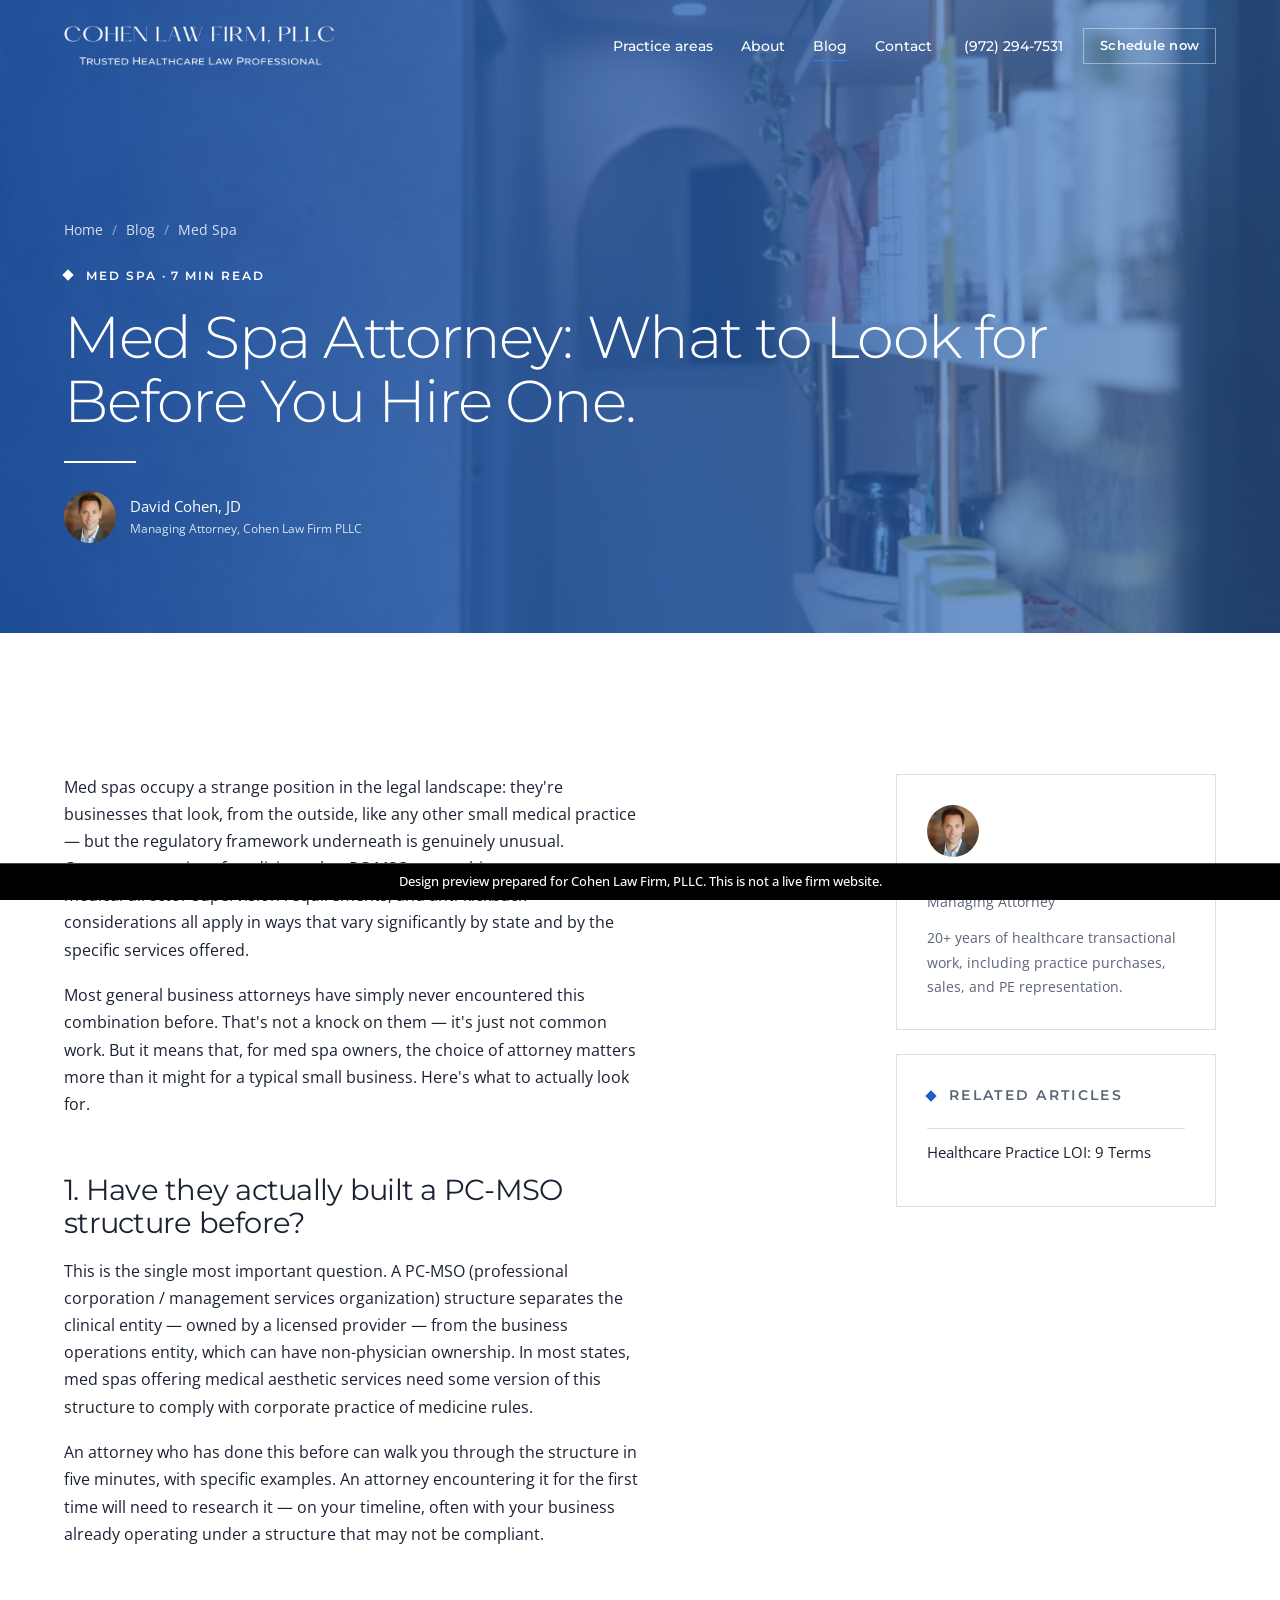
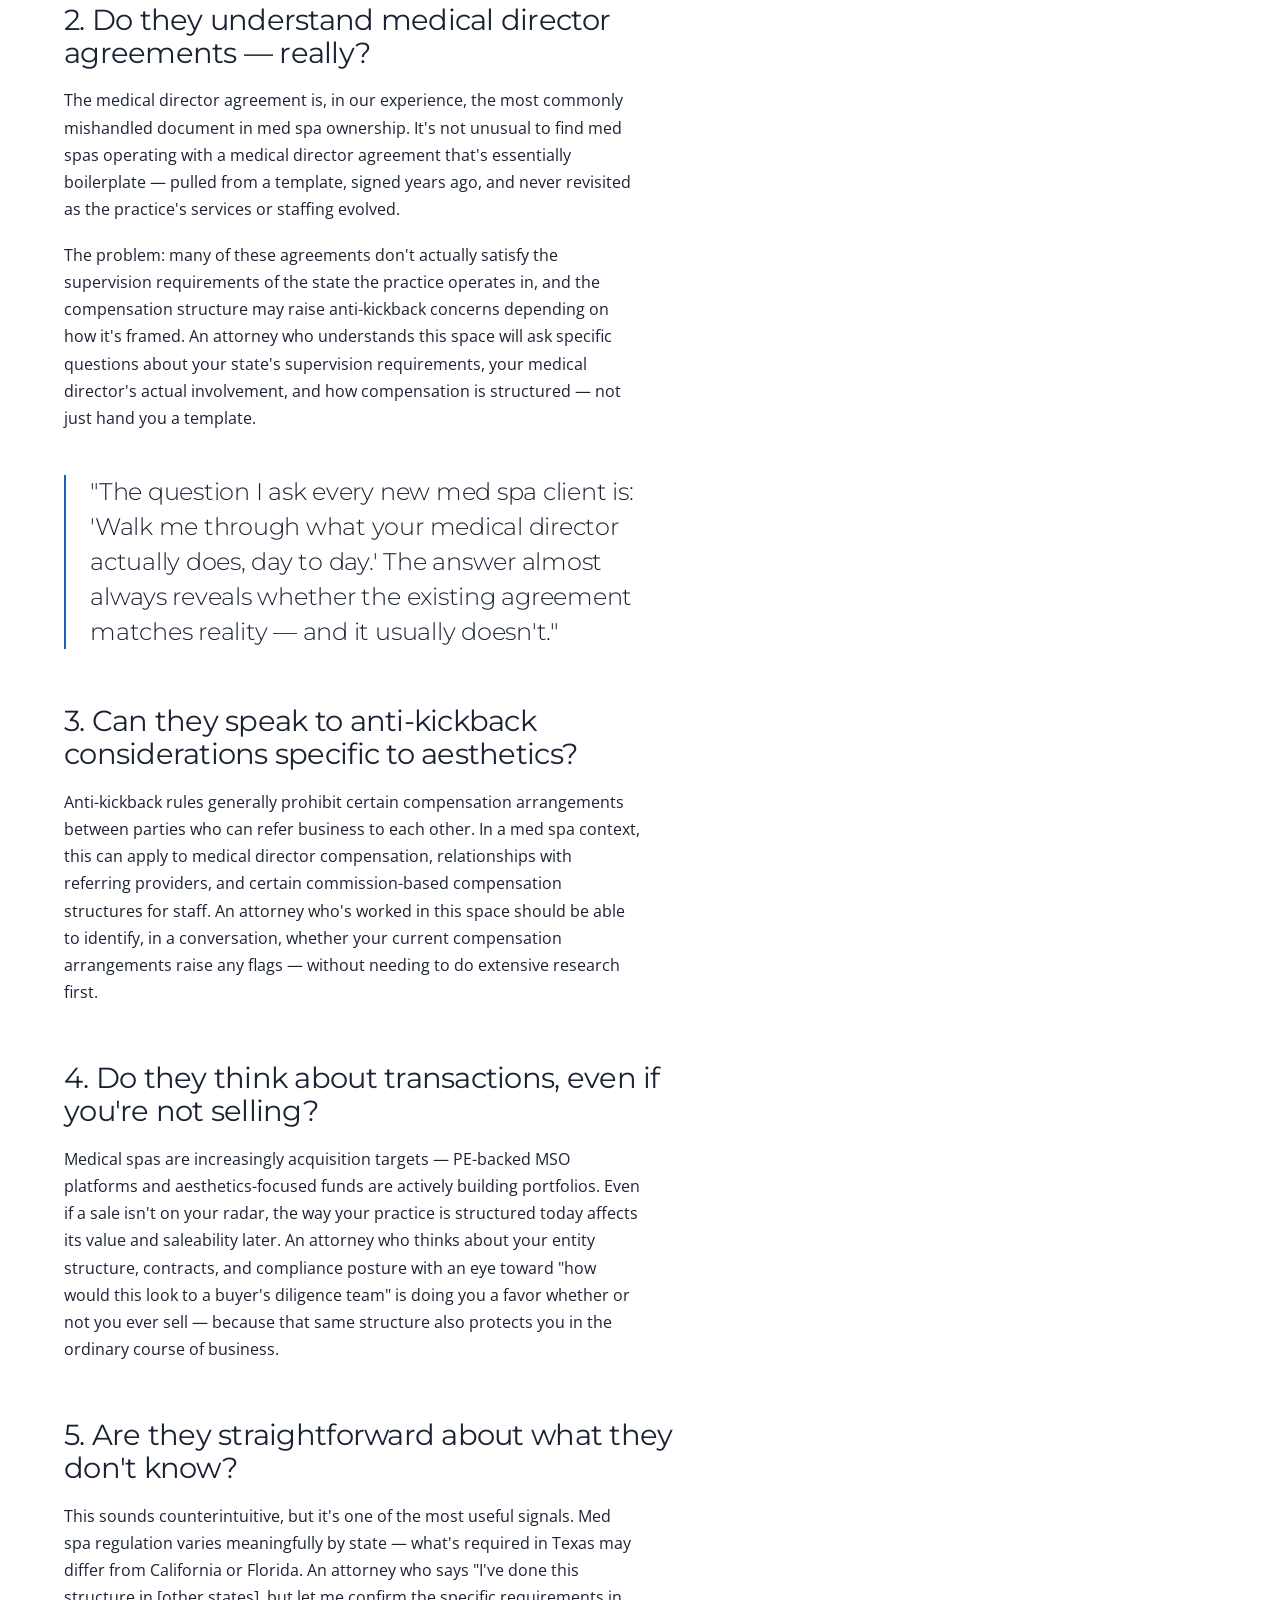
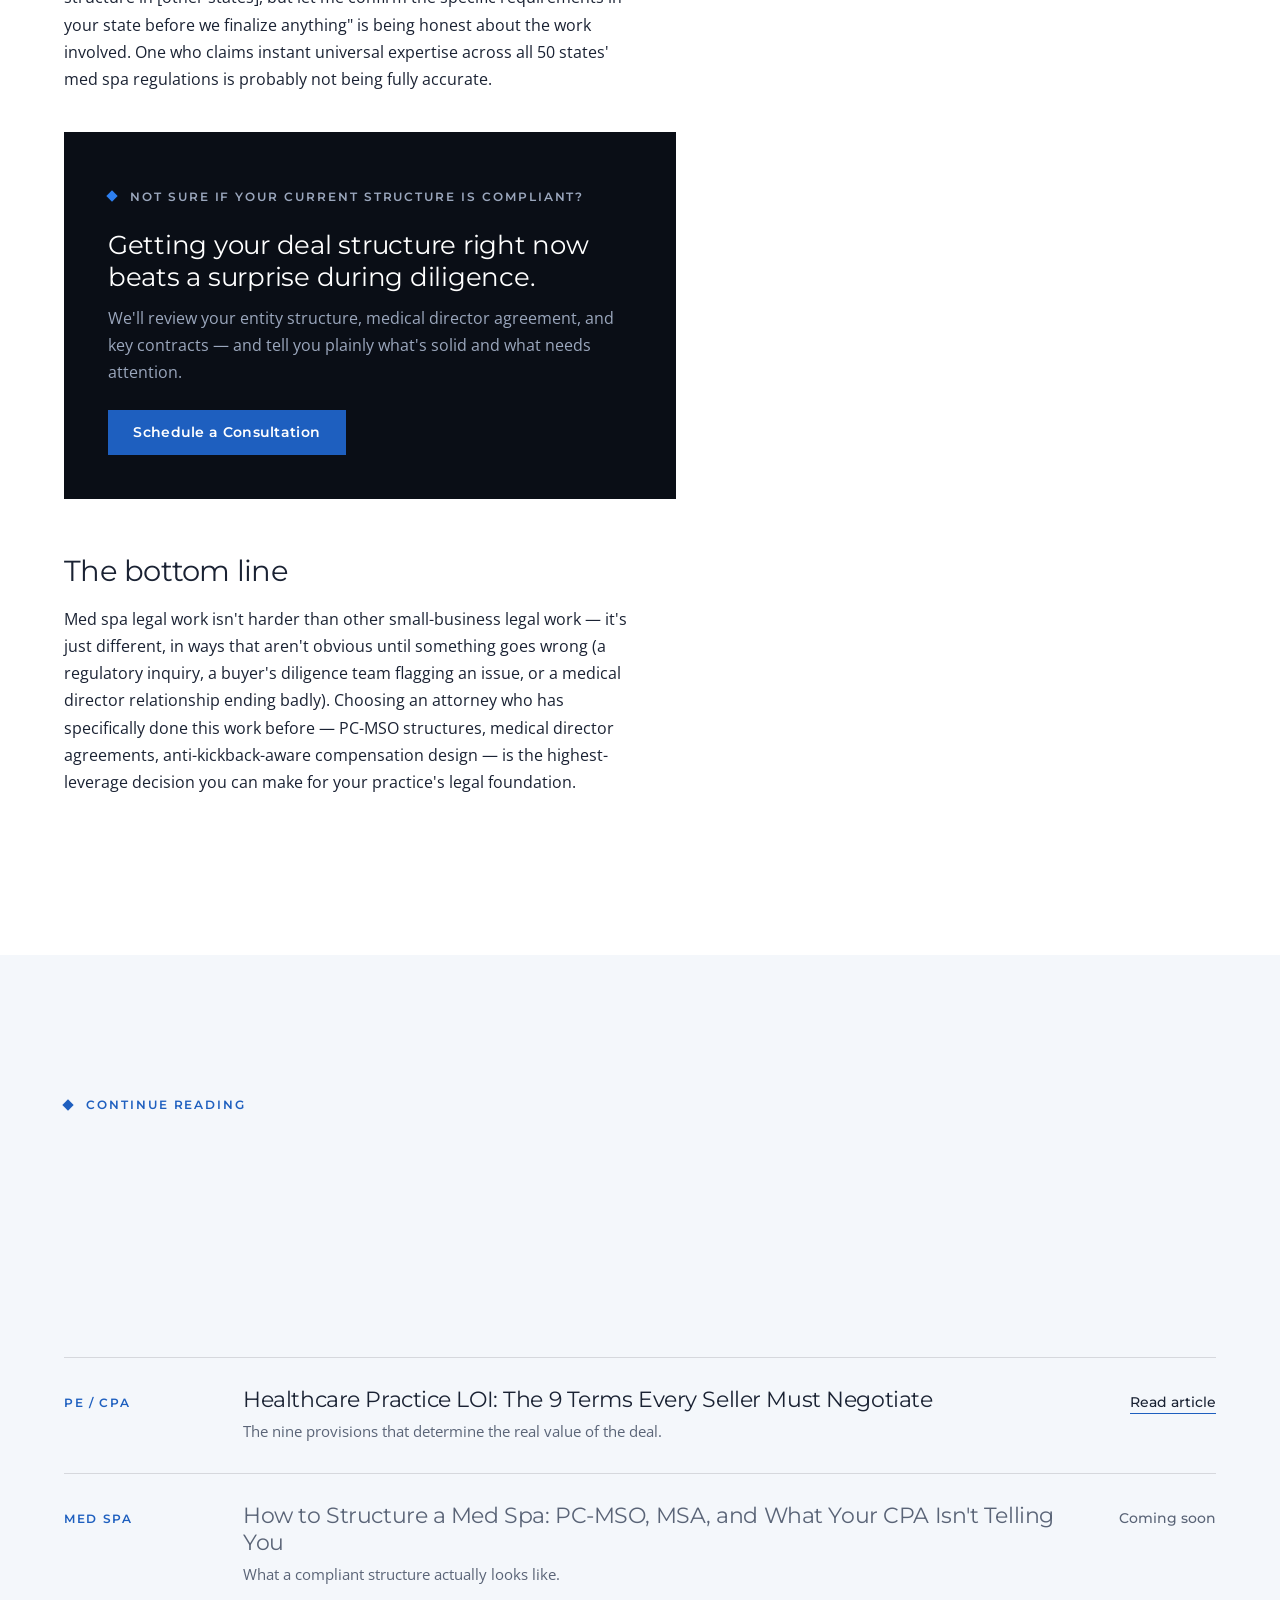
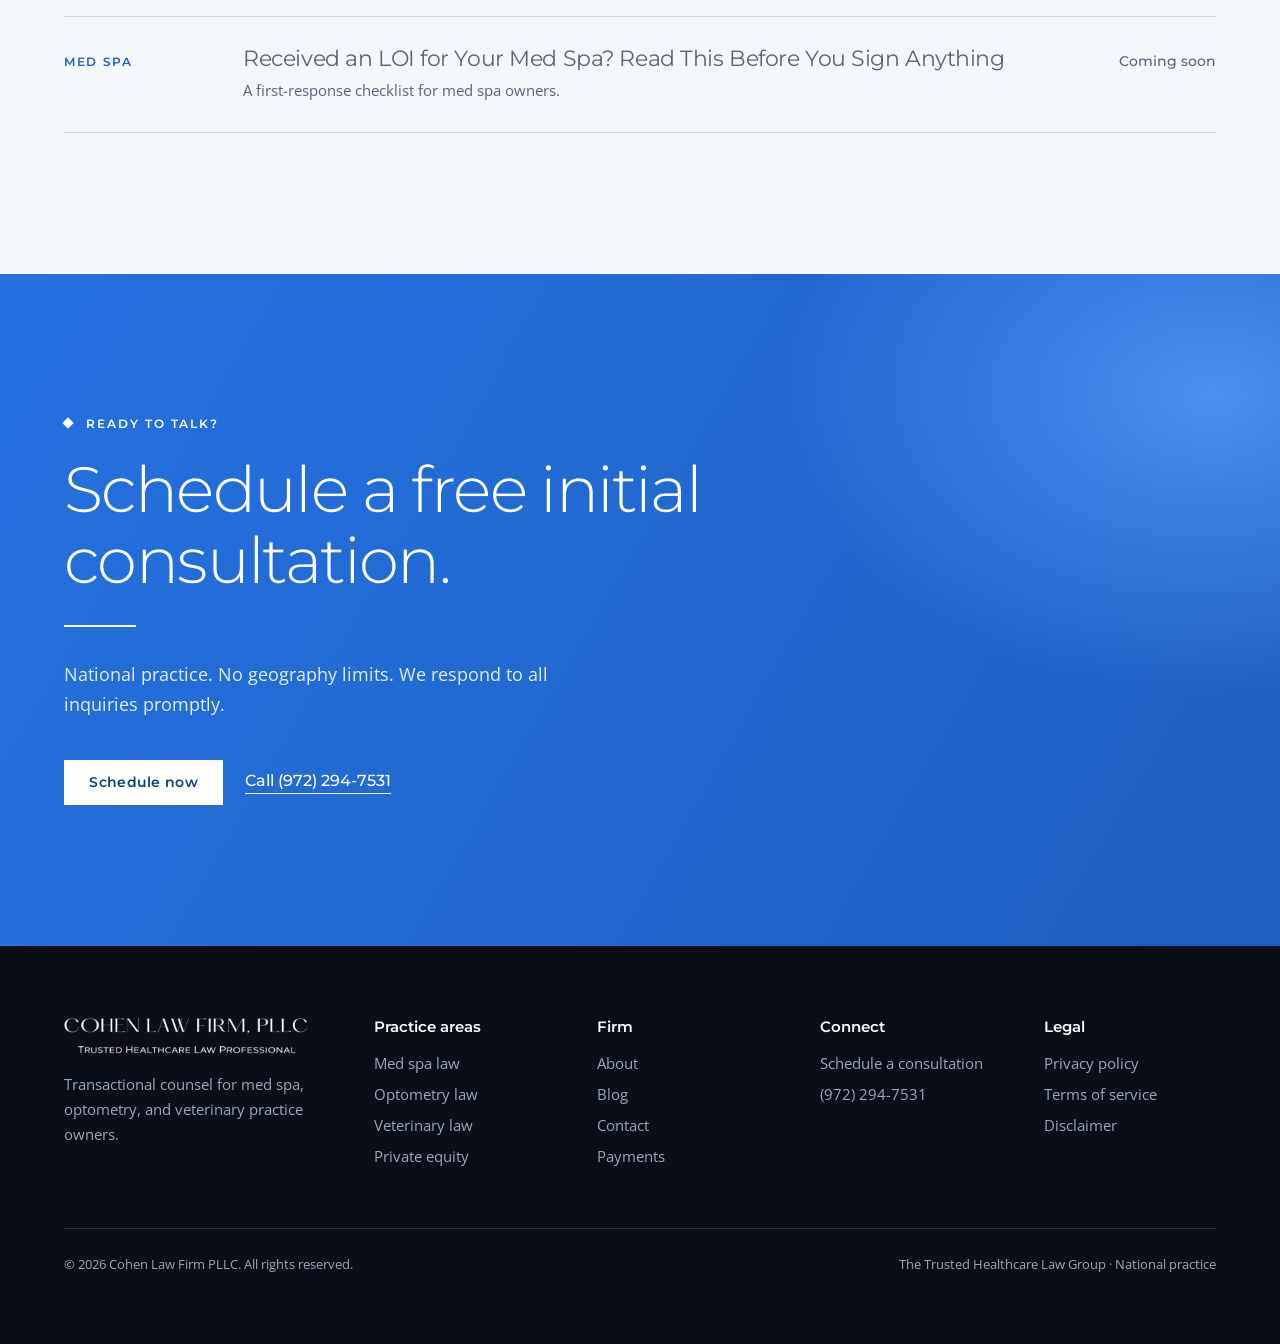
<file: blog/med-spa-attorney-what-to-look-for.html>
<!doctype html>
<html lang="en">
<head>
<meta charset="utf-8">
<meta name="viewport" content="width=device-width, initial-scale=1">
<meta name="robots" content="noindex">
<title>Med Spa Attorney: What to Look for Before You Hire One | Cohen Law Firm PLLC</title>
<meta name="description" content="Five questions to ask any attorney before they represent you in buying or selling your med spa.">
<link rel="preconnect" href="https://fonts.googleapis.com">
<link rel="preconnect" href="https://fonts.gstatic.com" crossorigin>
<link href="https://fonts.googleapis.com/css2?family=Montserrat:wght@300;400;500;600&family=Open+Sans:wght@400;600&display=swap" rel="stylesheet">
<script>document.documentElement.classList.add('js')</script>
<link rel="stylesheet" href="../assets/site.css">
</head>
<body>
<aside class="preview-note" role="note">Design preview prepared for Cohen Law Firm, PLLC. This is not a live firm website.</aside>
<a class="skip" href="#main">Skip to content</a>

<!-- Generated by replica/build_pages.py from replica/src/blog/med-spa-attorney-what-to-look-for.html. Edit the script, not this file. -->
<header class="header" id="header">
  <div class="wrap">
    <a class="logo" href="../index.html" aria-label="Cohen Law Firm PLLC home"><img src="../assets/logo.png" width="678" height="100" alt="Cohen Law Firm, PLLC. Trusted Healthcare Law Professional"></a>
    <button class="menu-btn" id="menuBtn" aria-expanded="false" aria-controls="nav">Menu</button>
    <nav class="nav" id="nav" aria-label="Main">
      <div class="drop">
        <a href="../index.html#practice">Practice areas</a>
        <ul>
          <li><a href="../med-spa-law.html">Med spa law</a></li>
          <li><a href="../optometry-law.html">Optometry law</a></li>
          <li><a href="../veterinary-law.html">Veterinary law</a></li>
          <li><a href="../private-equity-transactions.html">Private equity transactions</a></li>
        </ul>
      </div>
      <a href="../about.html">About</a>
      <a href="../blog/index.html" aria-current="page">Blog</a>
      <a href="../contact.html">Contact</a>
    </nav>
    <div class="header-cta">
      <a href="tel:+19722947531">(972) 294-7531</a>
      <a class="btn btn--ghost" href="../contact.html">Schedule now</a>
    </div>
  </div>
</header>

<main id="main">

<section class="page-hero" style="background-image:url(../assets/vert-medspa.jpg)">
  <div class="wrap">
    <p class="crumbs"><a href="../index.html">Home</a><span>/</span><a href="../blog/index.html">Blog</a><span>/</span>Med Spa</p>
    <p class="eyebrow">Med Spa &middot; 7 min read</p>
    <h1>Med Spa Attorney: What to Look for Before You Hire One.</h1><i class="rule"></i>
    
    
    <p class="byline"><img src="../assets/david-cohen.webp" width="52" height="52" alt=""><span>David Cohen, JD<small>Managing Attorney, Cohen Law Firm PLLC</small></span></p>
  </div>
</section>

<section class="white">
  <div class="wrap article">
    <article class="prose">
<p>Med spas occupy a strange position in the legal landscape: they're businesses that look, from the outside, like any other small medical practice — but the regulatory framework underneath is genuinely unusual. Corporate practice of medicine rules, PC-MSO ownership structures, medical director supervision requirements, and anti-kickback considerations all apply in ways that vary significantly by state and by the specific services offered.</p>
<p>Most general business attorneys have simply never encountered this combination before. That's not a knock on them — it's just not common work. But it means that, for med spa owners, the choice of attorney matters more than it might for a typical small business. Here's what to actually look for.</p>
<h2>1. Have they actually built a PC-MSO structure before?</h2>
<p>This is the single most important question. A PC-MSO (professional corporation / management services organization) structure separates the clinical entity — owned by a licensed provider — from the business operations entity, which can have non-physician ownership. In most states, med spas offering medical aesthetic services need some version of this structure to comply with corporate practice of medicine rules.</p>
<p>An attorney who has done this before can walk you through the structure in five minutes, with specific examples. An attorney encountering it for the first time will need to research it — on your timeline, often with your business already operating under a structure that may not be compliant.</p>
<h2>2. Do they understand medical director agreements — really?</h2>
<p>The medical director agreement is, in our experience, the most commonly mishandled document in med spa ownership. It's not unusual to find med spas operating with a medical director agreement that's essentially boilerplate — pulled from a template, signed years ago, and never revisited as the practice's services or staffing evolved.</p>
<p>The problem: many of these agreements don't actually satisfy the supervision requirements of the state the practice operates in, and the compensation structure may raise anti-kickback concerns depending on how it's framed. An attorney who understands this space will ask specific questions about your state's supervision requirements, your medical director's actual involvement, and how compensation is structured — not just hand you a template.</p>
<blockquote>"The question I ask every new med spa client is: 'Walk me through what your medical director actually does, day to day.' The answer almost always reveals whether the existing agreement matches reality — and it usually doesn't."</blockquote>
<h2>3. Can they speak to anti-kickback considerations specific to aesthetics?</h2>
<p>Anti-kickback rules generally prohibit certain compensation arrangements between parties who can refer business to each other. In a med spa context, this can apply to medical director compensation, relationships with referring providers, and certain commission-based compensation structures for staff. An attorney who's worked in this space should be able to identify, in a conversation, whether your current compensation arrangements raise any flags — without needing to do extensive research first.</p>
<h2>4. Do they think about transactions, even if you're not selling?</h2>
<p>Medical spas are increasingly acquisition targets — PE-backed MSO platforms and aesthetics-focused funds are actively building portfolios. Even if a sale isn't on your radar, the way your practice is structured today affects its value and saleability later. An attorney who thinks about your entity structure, contracts, and compliance posture with an eye toward "how would this look to a buyer's diligence team" is doing you a favor whether or not you ever sell — because that same structure also protects you in the ordinary course of business.</p>
<h2>5. Are they straightforward about what they don't know?</h2>
<p>This sounds counterintuitive, but it's one of the most useful signals. Med spa regulation varies meaningfully by state — what's required in Texas may differ from California or Florida. An attorney who says "I've done this structure in [other states], but let me confirm the specific requirements in your state before we finalize anything" is being honest about the work involved. One who claims instant universal expertise across all 50 states' med spa regulations is probably not being fully accurate.</p>
<aside class="callout"><p class="eyebrow">Not sure if your current structure is compliant?</p><h3>Getting your deal structure right now beats a surprise during diligence.</h3><p>We'll review your entity structure, medical director agreement, and key contracts — and tell you plainly what's solid and what needs attention.</p><a class="btn" href="../contact.html">Schedule a Consultation</a></aside>
<h2>The bottom line</h2>
<p>Med spa legal work isn't harder than other small-business legal work — it's just different, in ways that aren't obvious until something goes wrong (a regulatory inquiry, a buyer's diligence team flagging an issue, or a medical director relationship ending badly). Choosing an attorney who has specifically done this work before — PC-MSO structures, medical director agreements, anti-kickback-aware compensation design — is the highest-leverage decision you can make for your practice's legal foundation.</p>
    </article>
    <aside class="aside">
      <div class="card">
        <img src="../assets/david-cohen.webp" width="52" height="52" alt="">
        <h2>David Cohen, JD</h2>
        <p>Managing Attorney</p>
        <p>20+ years of healthcare transactional work, including practice purchases, sales, and PE representation.</p>
      </div>
      <div class="card"><p class="eyebrow">Related articles</p><ul><li><a href="../blog/healthcare-practice-loi-9-terms.html">Healthcare Practice LOI: 9 Terms</a></li></ul></div>
    </aside>
  </div>
</section>

<section class="mist">
  <div class="wrap">
    <div class="head">
      <div><p class="eyebrow">Continue reading</p><h2 class="rv">More Med Spa Resources.</h2><i class="rule"></i></div>
      
    </div>
    <ul class="rows"><li data-cat="PE / CPA"><a href="../blog/healthcare-practice-loi-9-terms.html"><small>PE / CPA</small><div><strong>Healthcare Practice LOI: The 9 Terms Every Seller Must Negotiate</strong><span>The nine provisions that determine the real value of the deal.</span></div><em>Read article</em></a></li><li data-cat="Med Spa" class="soon"><div><small>Med Spa</small><div><strong>How to Structure a Med Spa: PC-MSO, MSA, and What Your CPA Isn't Telling You</strong><span>What a compliant structure actually looks like.</span></div><em>Coming soon</em></div></li><li data-cat="Med Spa" class="soon"><div><small>Med Spa</small><div><strong>Received an LOI for Your Med Spa? Read This Before You Sign Anything</strong><span>A first-response checklist for med spa owners.</span></div><em>Coming soon</em></div></li></ul>
  </div>
</section>

<section class="closing" id="contact">
  <div class="wrap">
    <p class="eyebrow">Ready to talk?</p>
    <h2 class="rv">Schedule a free initial consultation.</h2><i class="rule"></i>
    <p class="lede">National practice. No geography limits. We respond to all inquiries promptly.</p>
    <div class="hero-actions">
      <a class="btn" href="../contact.html">Schedule now</a>
      <a class="link" href="tel:+19722947531">Call (972) 294-7531</a>
    </div>
  </div>
</section>
</main>

<footer>
  <div class="wrap">
    <div class="foot">
      <div>
        <img src="../assets/logo.png" width="678" height="100" alt="Cohen Law Firm, PLLC" loading="lazy">
        <p>Transactional counsel for med spa, optometry, and veterinary practice owners.</p>
      </div>
      <div>
        <h3>Practice areas</h3>
        <ul>
          <li><a href="../med-spa-law.html">Med spa law</a></li>
          <li><a href="../optometry-law.html">Optometry law</a></li>
          <li><a href="../veterinary-law.html">Veterinary law</a></li>
          <li><a href="../private-equity-transactions.html">Private equity</a></li>
        </ul>
      </div>
      <div>
        <h3>Firm</h3>
        <ul>
          <li><a href="../about.html">About</a></li>
          <li><a href="../blog/index.html">Blog</a></li>
          <li><a href="../contact.html">Contact</a></li>
          <li><a href="https://secure.lawpay.com/pages/cohenlawfirmpllc/operating">Payments</a></li>
        </ul>
      </div>
      <div>
        <h3>Connect</h3>
        <ul>
          <li><a href="../contact.html">Schedule a consultation</a></li>
          <li><a href="tel:+19722947531">(972) 294-7531</a></li>
        </ul>
      </div>
      <div>
        <h3>Legal</h3>
        <ul>
          <li><a href="../privacy-policy.html">Privacy policy</a></li>
          <li><a href="../terms-of-service.html">Terms of service</a></li>
          <li><a href="../disclaimer.html">Disclaimer</a></li>
        </ul>
      </div>
    </div>
    <div class="legal">
      <span>&copy; 2026 Cohen Law Firm PLLC. All rights reserved.</span>
      <span>The Trusted Healthcare Law Group &middot; National practice</span>
    </div>
  </div>
</footer>

<script src="../assets/site.js"></script>
</body>
</html>
</file>
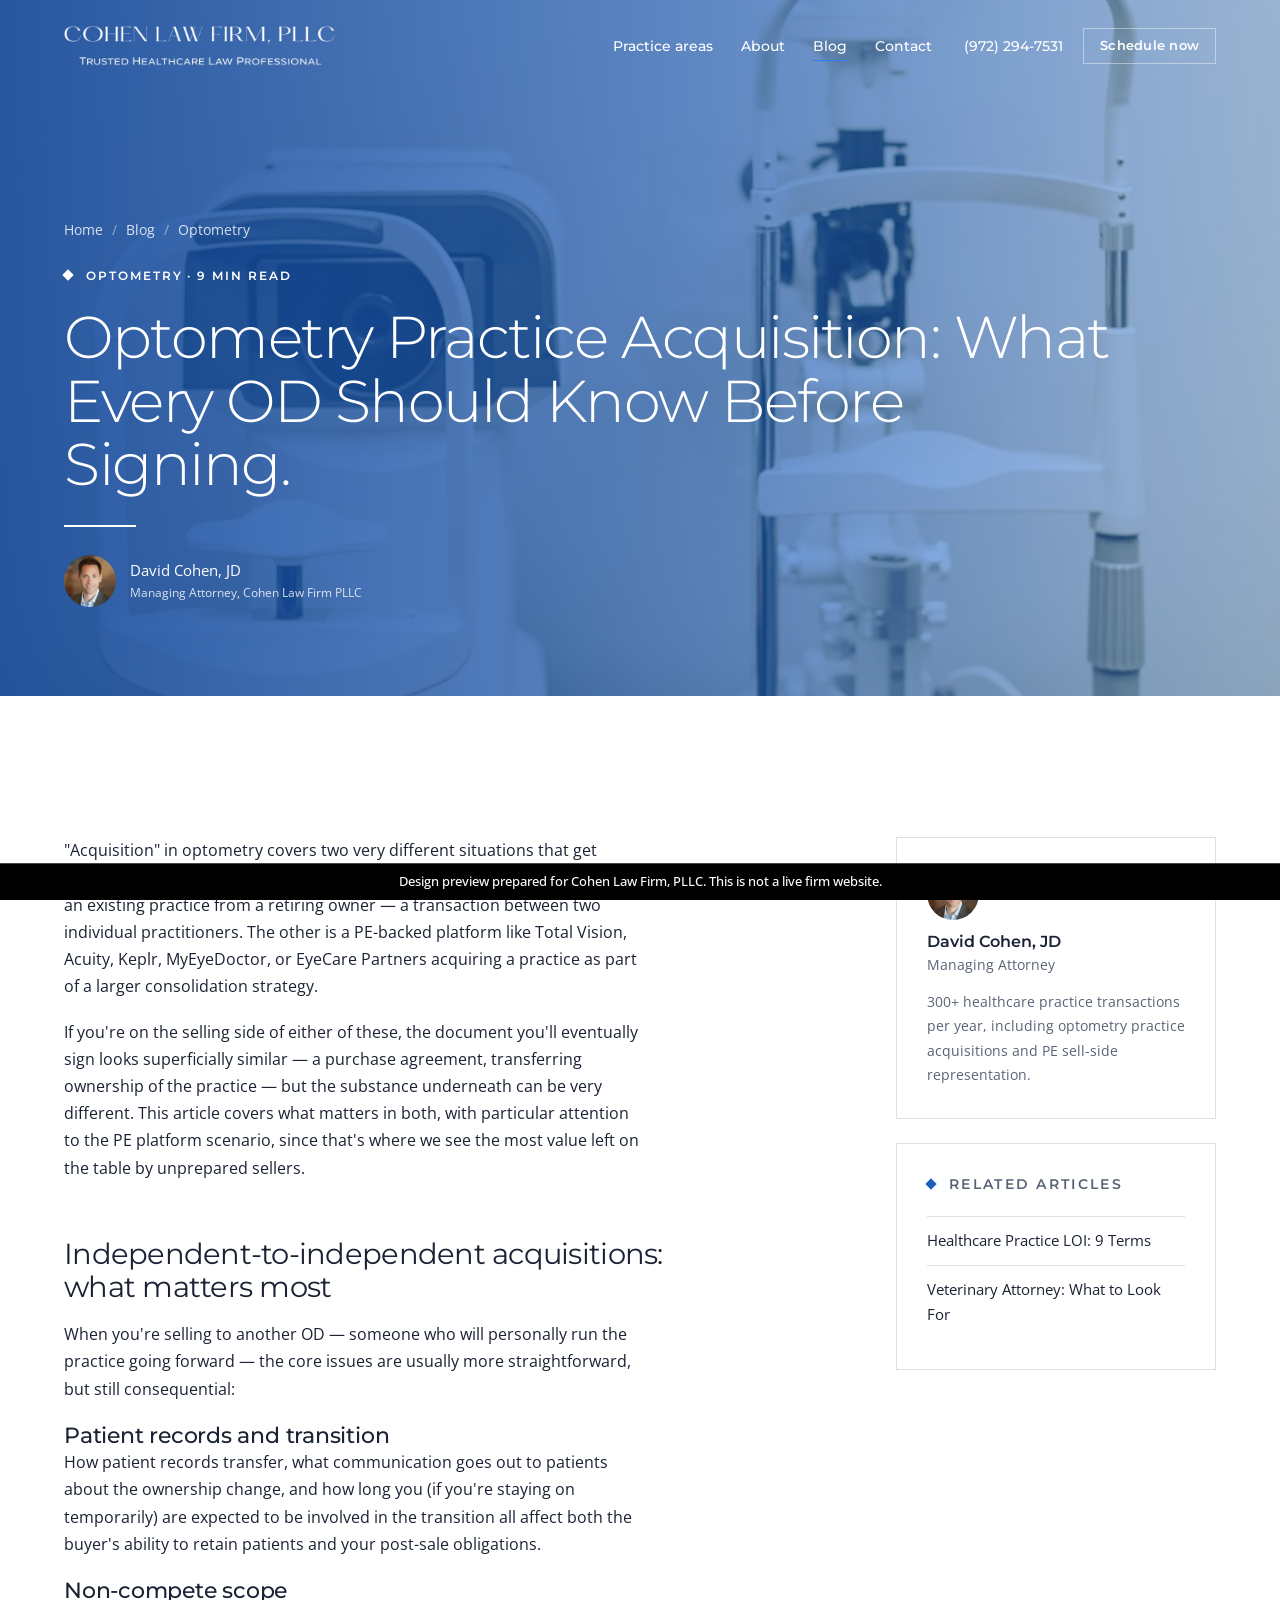
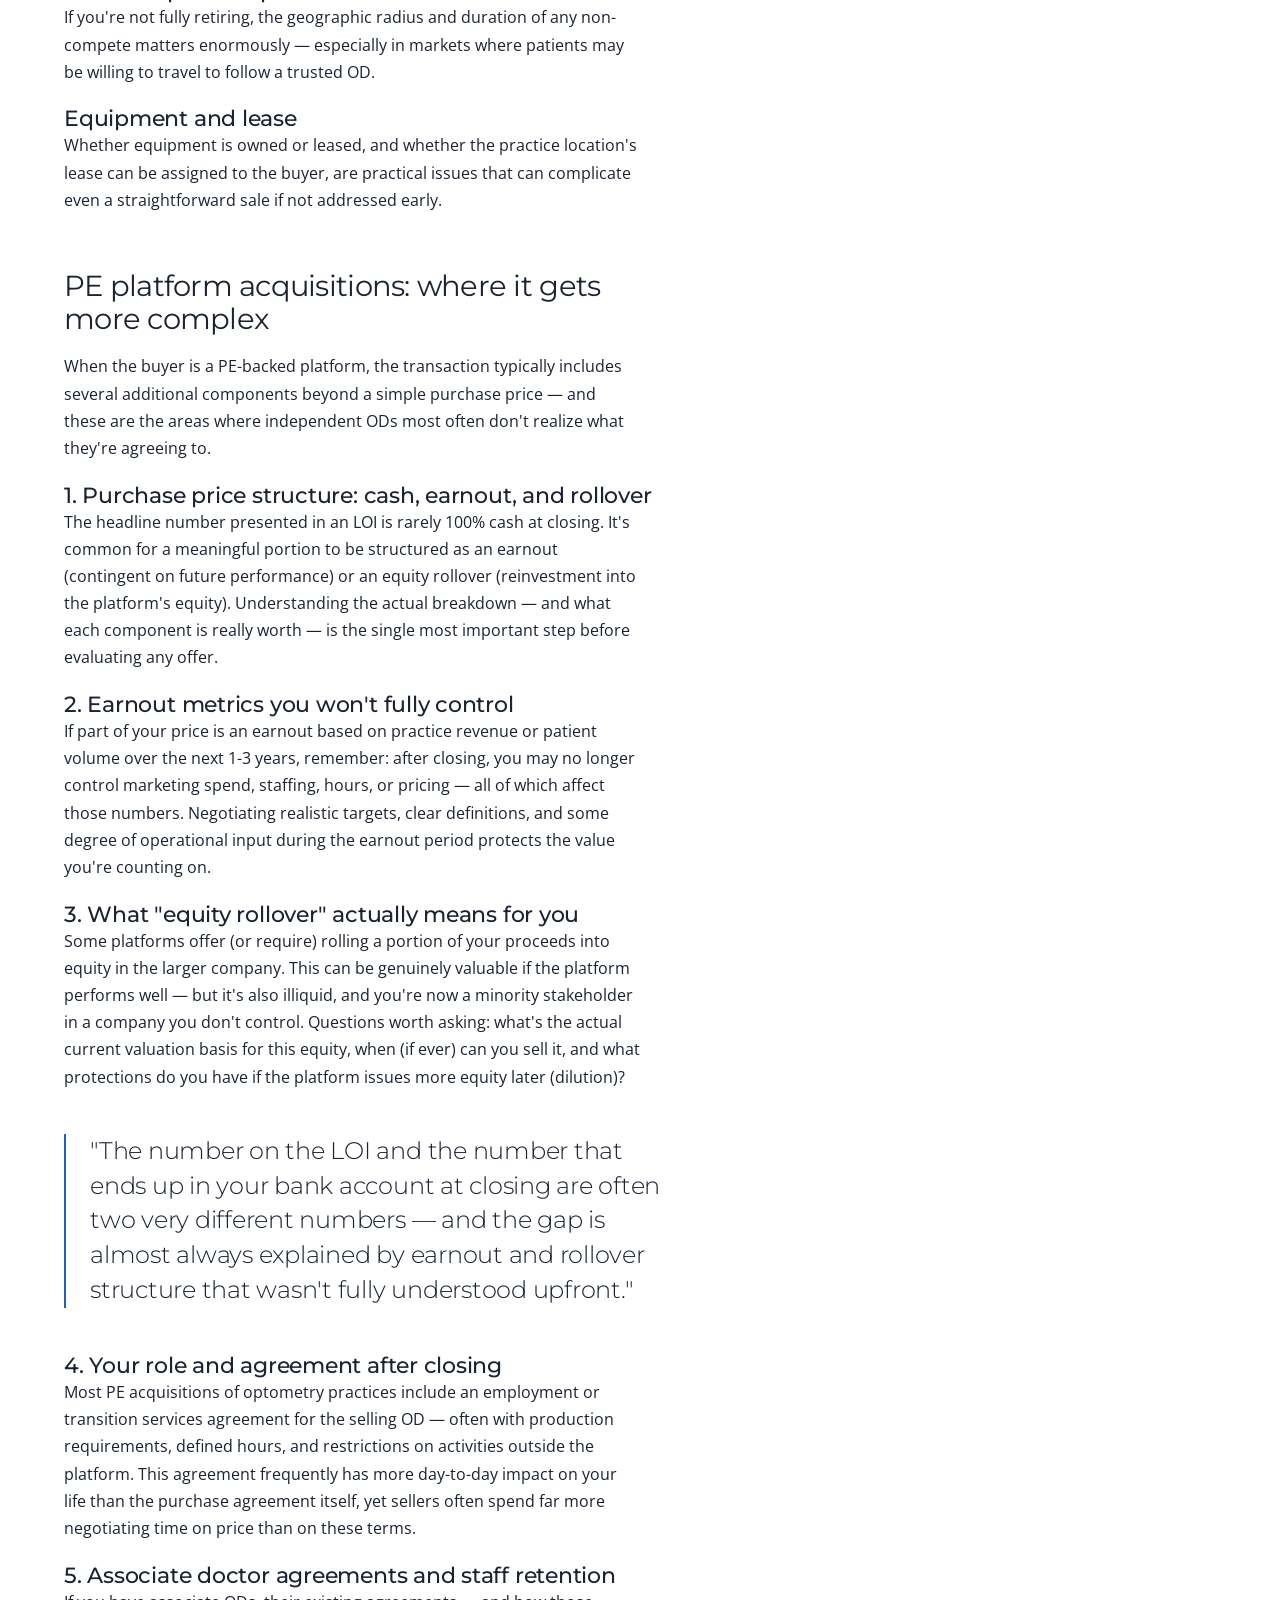
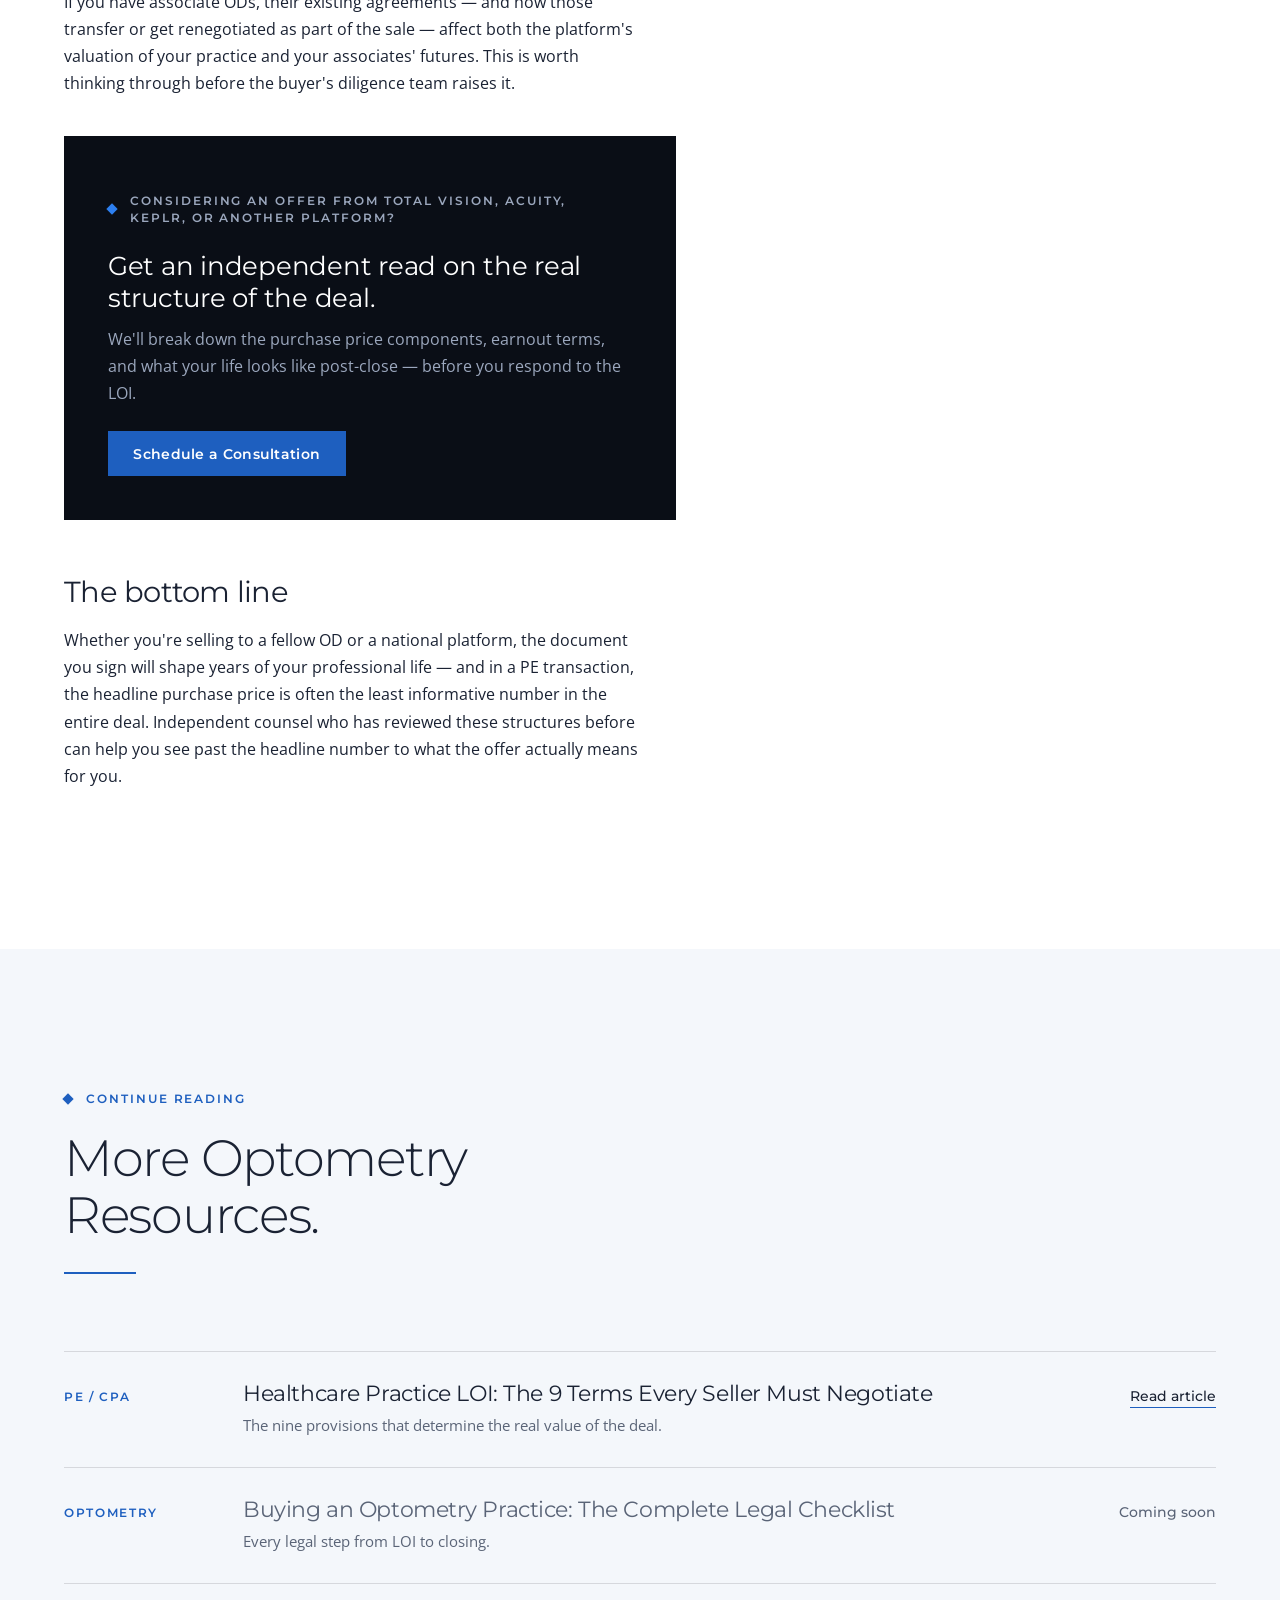
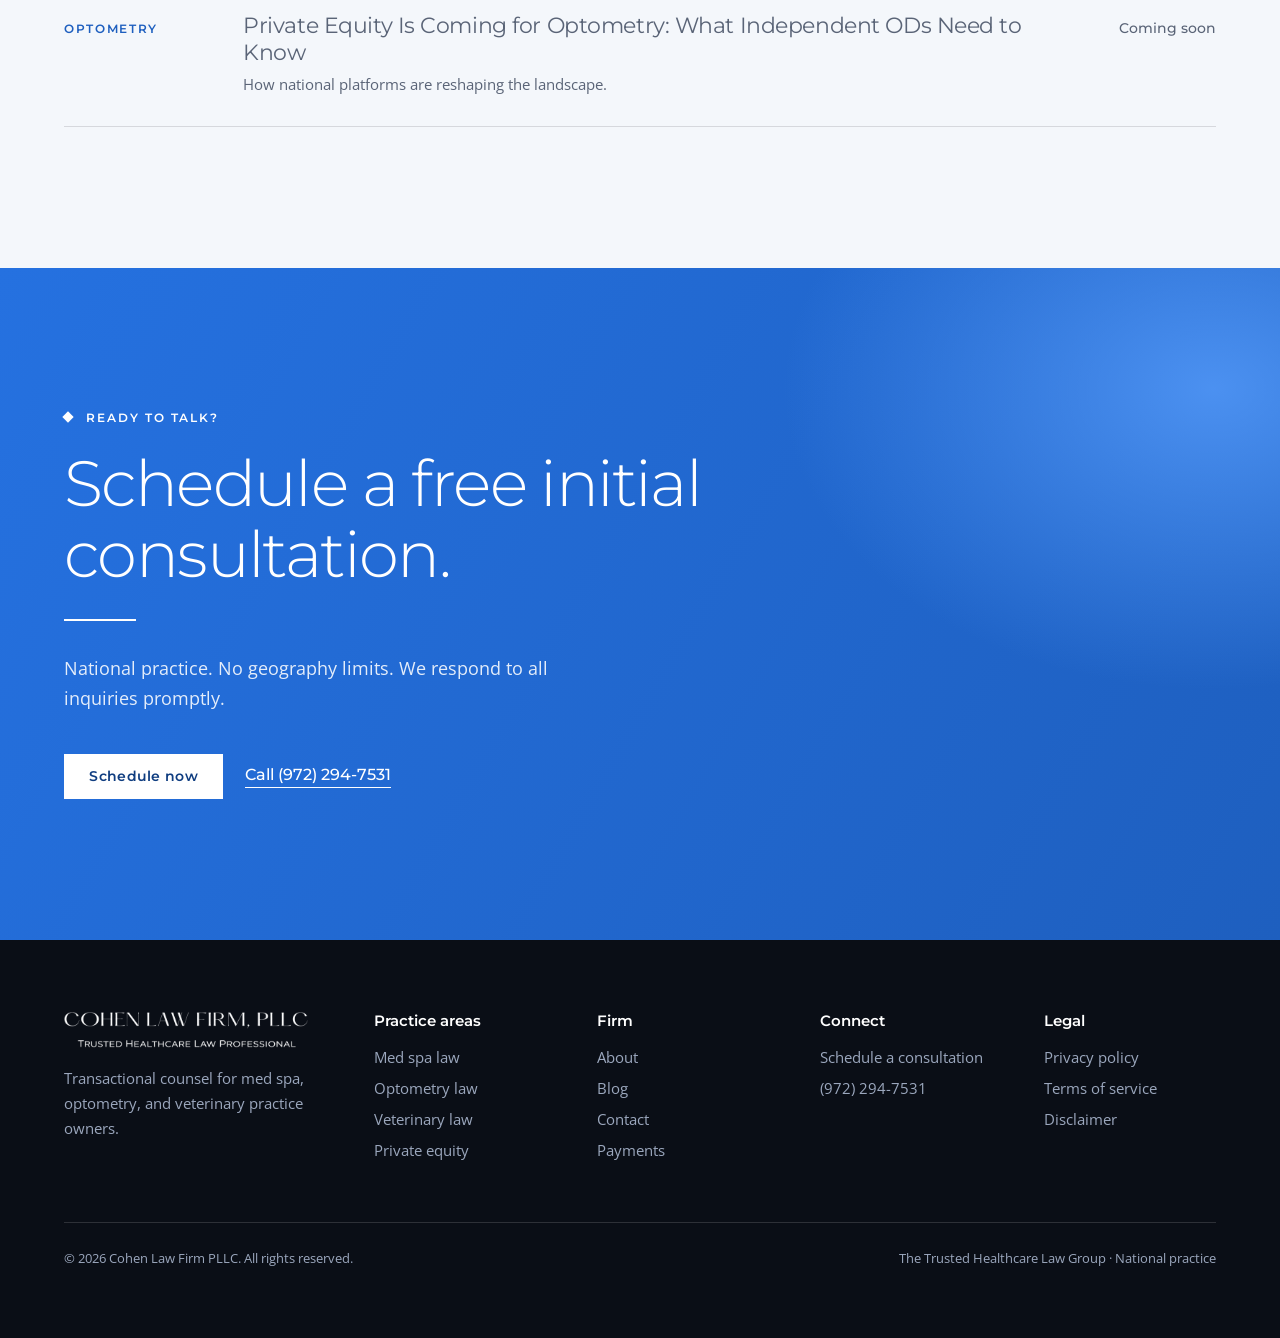
<file: blog/optometry-practice-acquisition-guide.html>
<!doctype html>
<html lang="en">
<head>
<meta charset="utf-8">
<meta name="viewport" content="width=device-width, initial-scale=1">
<meta name="robots" content="noindex">
<title>Optometry Practice Acquisition: What Every OD Should Know Before Signing | Cohen Law Firm PLLC</title>
<meta name="description" content="The terms inside a typical optometry practice acquisition that determine whether a PE platform offer is actually a good deal.">
<link rel="preconnect" href="https://fonts.googleapis.com">
<link rel="preconnect" href="https://fonts.gstatic.com" crossorigin>
<link href="https://fonts.googleapis.com/css2?family=Montserrat:wght@300;400;500;600&family=Open+Sans:wght@400;600&display=swap" rel="stylesheet">
<script>document.documentElement.classList.add('js')</script>
<link rel="stylesheet" href="../assets/site.css">
</head>
<body>
<aside class="preview-note" role="note">Design preview prepared for Cohen Law Firm, PLLC. This is not a live firm website.</aside>
<a class="skip" href="#main">Skip to content</a>

<!-- Generated by replica/build_pages.py from replica/src/blog/optometry-practice-acquisition-guide.html. Edit the script, not this file. -->
<header class="header" id="header">
  <div class="wrap">
    <a class="logo" href="../index.html" aria-label="Cohen Law Firm PLLC home"><img src="../assets/logo.png" width="678" height="100" alt="Cohen Law Firm, PLLC. Trusted Healthcare Law Professional"></a>
    <button class="menu-btn" id="menuBtn" aria-expanded="false" aria-controls="nav">Menu</button>
    <nav class="nav" id="nav" aria-label="Main">
      <div class="drop">
        <a href="../index.html#practice">Practice areas</a>
        <ul>
          <li><a href="../med-spa-law.html">Med spa law</a></li>
          <li><a href="../optometry-law.html">Optometry law</a></li>
          <li><a href="../veterinary-law.html">Veterinary law</a></li>
          <li><a href="../private-equity-transactions.html">Private equity transactions</a></li>
        </ul>
      </div>
      <a href="../about.html">About</a>
      <a href="../blog/index.html" aria-current="page">Blog</a>
      <a href="../contact.html">Contact</a>
    </nav>
    <div class="header-cta">
      <a href="tel:+19722947531">(972) 294-7531</a>
      <a class="btn btn--ghost" href="../contact.html">Schedule now</a>
    </div>
  </div>
</header>

<main id="main">

<section class="page-hero" style="background-image:url(../assets/vert-optometry.jpg)">
  <div class="wrap">
    <p class="crumbs"><a href="../index.html">Home</a><span>/</span><a href="../blog/index.html">Blog</a><span>/</span>Optometry</p>
    <p class="eyebrow">Optometry &middot; 9 min read</p>
    <h1>Optometry Practice Acquisition: What Every OD Should Know Before Signing.</h1><i class="rule"></i>
    
    
    <p class="byline"><img src="../assets/david-cohen.webp" width="52" height="52" alt=""><span>David Cohen, JD<small>Managing Attorney, Cohen Law Firm PLLC</small></span></p>
  </div>
</section>

<section class="white">
  <div class="wrap article">
    <article class="prose">
<p>"Acquisition" in optometry covers two very different situations that get talked about as if they're the same thing. One is an independent OD buying an existing practice from a retiring owner — a transaction between two individual practitioners. The other is a PE-backed platform like Total Vision, Acuity, Keplr, MyEyeDoctor, or EyeCare Partners acquiring a practice as part of a larger consolidation strategy.</p>
<p>If you're on the selling side of either of these, the document you'll eventually sign looks superficially similar — a purchase agreement, transferring ownership of the practice — but the substance underneath can be very different. This article covers what matters in both, with particular attention to the PE platform scenario, since that's where we see the most value left on the table by unprepared sellers.</p>
<h2>Independent-to-independent acquisitions: what matters most</h2>
<p>When you're selling to another OD — someone who will personally run the practice going forward — the core issues are usually more straightforward, but still consequential:</p>
<h3>Patient records and transition</h3>
<p>How patient records transfer, what communication goes out to patients about the ownership change, and how long you (if you're staying on temporarily) are expected to be involved in the transition all affect both the buyer's ability to retain patients and your post-sale obligations.</p>
<h3>Non-compete scope</h3>
<p>If you're not fully retiring, the geographic radius and duration of any non-compete matters enormously — especially in markets where patients may be willing to travel to follow a trusted OD.</p>
<h3>Equipment and lease</h3>
<p>Whether equipment is owned or leased, and whether the practice location's lease can be assigned to the buyer, are practical issues that can complicate even a straightforward sale if not addressed early.</p>
<h2>PE platform acquisitions: where it gets more complex</h2>
<p>When the buyer is a PE-backed platform, the transaction typically includes several additional components beyond a simple purchase price — and these are the areas where independent ODs most often don't realize what they're agreeing to.</p>
<h3>1. Purchase price structure: cash, earnout, and rollover</h3>
<p>The headline number presented in an LOI is rarely 100% cash at closing. It's common for a meaningful portion to be structured as an earnout (contingent on future performance) or an equity rollover (reinvestment into the platform's equity). Understanding the actual breakdown — and what each component is really worth — is the single most important step before evaluating any offer.</p>
<h3>2. Earnout metrics you won't fully control</h3>
<p>If part of your price is an earnout based on practice revenue or patient volume over the next 1-3 years, remember: after closing, you may no longer control marketing spend, staffing, hours, or pricing — all of which affect those numbers. Negotiating realistic targets, clear definitions, and some degree of operational input during the earnout period protects the value you're counting on.</p>
<h3>3. What "equity rollover" actually means for you</h3>
<p>Some platforms offer (or require) rolling a portion of your proceeds into equity in the larger company. This can be genuinely valuable if the platform performs well — but it's also illiquid, and you're now a minority stakeholder in a company you don't control. Questions worth asking: what's the actual current valuation basis for this equity, when (if ever) can you sell it, and what protections do you have if the platform issues more equity later (dilution)?</p>
<blockquote>"The number on the LOI and the number that ends up in your bank account at closing are often two very different numbers — and the gap is almost always explained by earnout and rollover structure that wasn't fully understood upfront."</blockquote>
<h3>4. Your role and agreement after closing</h3>
<p>Most PE acquisitions of optometry practices include an employment or transition services agreement for the selling OD — often with production requirements, defined hours, and restrictions on activities outside the platform. This agreement frequently has more day-to-day impact on your life than the purchase agreement itself, yet sellers often spend far more negotiating time on price than on these terms.</p>
<h3>5. Associate doctor agreements and staff retention</h3>
<p>If you have associate ODs, their existing agreements — and how those transfer or get renegotiated as part of the sale — affect both the platform's valuation of your practice and your associates' futures. This is worth thinking through before the buyer's diligence team raises it.</p>
<aside class="callout"><p class="eyebrow">Considering an offer from Total Vision, Acuity, Keplr, or another platform?</p><h3>Get an independent read on the real structure of the deal.</h3><p>We'll break down the purchase price components, earnout terms, and what your life looks like post-close — before you respond to the LOI.</p><a class="btn" href="../contact.html">Schedule a Consultation</a></aside>
<h2>The bottom line</h2>
<p>Whether you're selling to a fellow OD or a national platform, the document you sign will shape years of your professional life — and in a PE transaction, the headline purchase price is often the least informative number in the entire deal. Independent counsel who has reviewed these structures before can help you see past the headline number to what the offer actually means for you.</p>
    </article>
    <aside class="aside">
      <div class="card">
        <img src="../assets/david-cohen.webp" width="52" height="52" alt="">
        <h2>David Cohen, JD</h2>
        <p>Managing Attorney</p>
        <p>300+ healthcare practice transactions per year, including optometry practice acquisitions and PE sell-side representation.</p>
      </div>
      <div class="card"><p class="eyebrow">Related articles</p><ul><li><a href="../blog/healthcare-practice-loi-9-terms.html">Healthcare Practice LOI: 9 Terms</a></li><li><a href="../blog/veterinary-attorney-what-to-look-for.html">Veterinary Attorney: What to Look For</a></li></ul></div>
    </aside>
  </div>
</section>

<section class="mist">
  <div class="wrap">
    <div class="head">
      <div><p class="eyebrow">Continue reading</p><h2 class="rv">More Optometry Resources.</h2><i class="rule"></i></div>
      
    </div>
    <ul class="rows"><li data-cat="PE / CPA"><a href="../blog/healthcare-practice-loi-9-terms.html"><small>PE / CPA</small><div><strong>Healthcare Practice LOI: The 9 Terms Every Seller Must Negotiate</strong><span>The nine provisions that determine the real value of the deal.</span></div><em>Read article</em></a></li><li data-cat="Optometry" class="soon"><div><small>Optometry</small><div><strong>Buying an Optometry Practice: The Complete Legal Checklist</strong><span>Every legal step from LOI to closing.</span></div><em>Coming soon</em></div></li><li data-cat="Optometry" class="soon"><div><small>Optometry</small><div><strong>Private Equity Is Coming for Optometry: What Independent ODs Need to Know</strong><span>How national platforms are reshaping the landscape.</span></div><em>Coming soon</em></div></li></ul>
  </div>
</section>

<section class="closing" id="contact">
  <div class="wrap">
    <p class="eyebrow">Ready to talk?</p>
    <h2 class="rv">Schedule a free initial consultation.</h2><i class="rule"></i>
    <p class="lede">National practice. No geography limits. We respond to all inquiries promptly.</p>
    <div class="hero-actions">
      <a class="btn" href="../contact.html">Schedule now</a>
      <a class="link" href="tel:+19722947531">Call (972) 294-7531</a>
    </div>
  </div>
</section>
</main>

<footer>
  <div class="wrap">
    <div class="foot">
      <div>
        <img src="../assets/logo.png" width="678" height="100" alt="Cohen Law Firm, PLLC" loading="lazy">
        <p>Transactional counsel for med spa, optometry, and veterinary practice owners.</p>
      </div>
      <div>
        <h3>Practice areas</h3>
        <ul>
          <li><a href="../med-spa-law.html">Med spa law</a></li>
          <li><a href="../optometry-law.html">Optometry law</a></li>
          <li><a href="../veterinary-law.html">Veterinary law</a></li>
          <li><a href="../private-equity-transactions.html">Private equity</a></li>
        </ul>
      </div>
      <div>
        <h3>Firm</h3>
        <ul>
          <li><a href="../about.html">About</a></li>
          <li><a href="../blog/index.html">Blog</a></li>
          <li><a href="../contact.html">Contact</a></li>
          <li><a href="https://secure.lawpay.com/pages/cohenlawfirmpllc/operating">Payments</a></li>
        </ul>
      </div>
      <div>
        <h3>Connect</h3>
        <ul>
          <li><a href="../contact.html">Schedule a consultation</a></li>
          <li><a href="tel:+19722947531">(972) 294-7531</a></li>
        </ul>
      </div>
      <div>
        <h3>Legal</h3>
        <ul>
          <li><a href="../privacy-policy.html">Privacy policy</a></li>
          <li><a href="../terms-of-service.html">Terms of service</a></li>
          <li><a href="../disclaimer.html">Disclaimer</a></li>
        </ul>
      </div>
    </div>
    <div class="legal">
      <span>&copy; 2026 Cohen Law Firm PLLC. All rights reserved.</span>
      <span>The Trusted Healthcare Law Group &middot; National practice</span>
    </div>
  </div>
</footer>

<script src="../assets/site.js"></script>
</body>
</html>
</file>
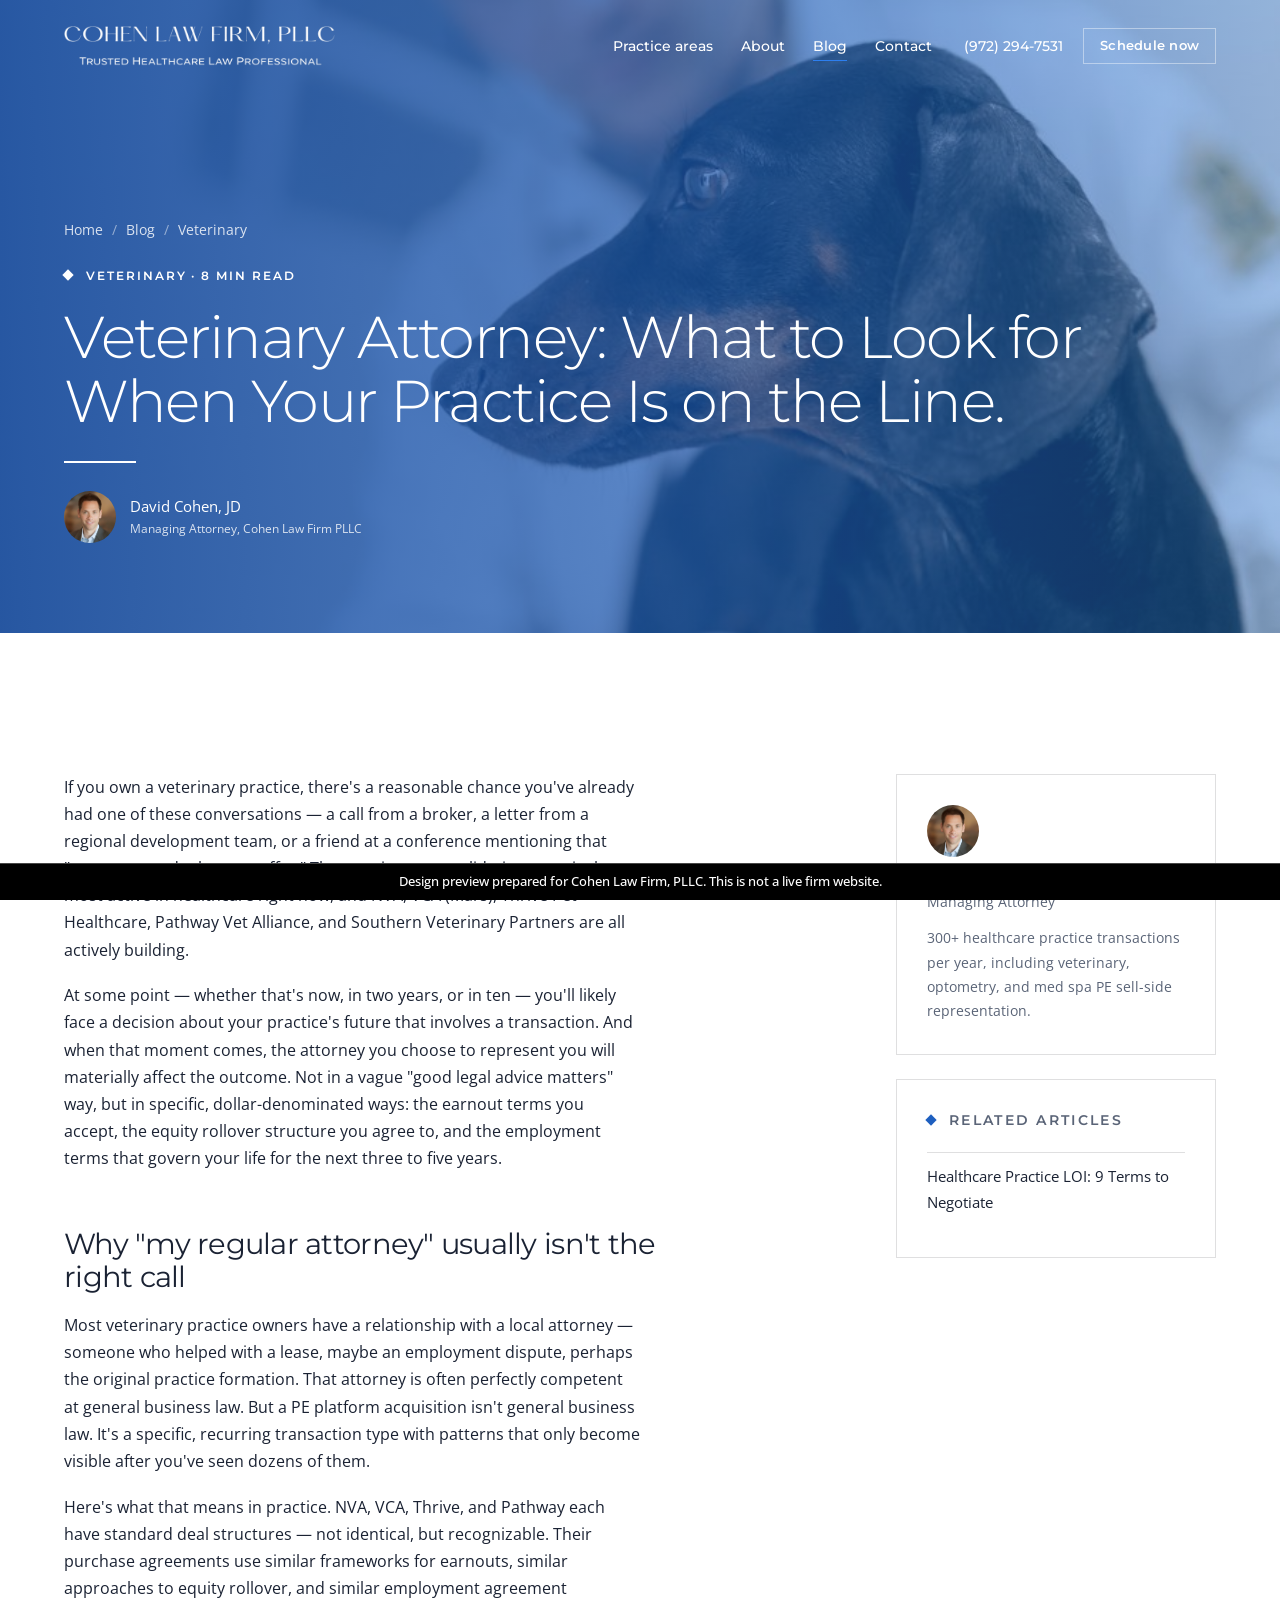
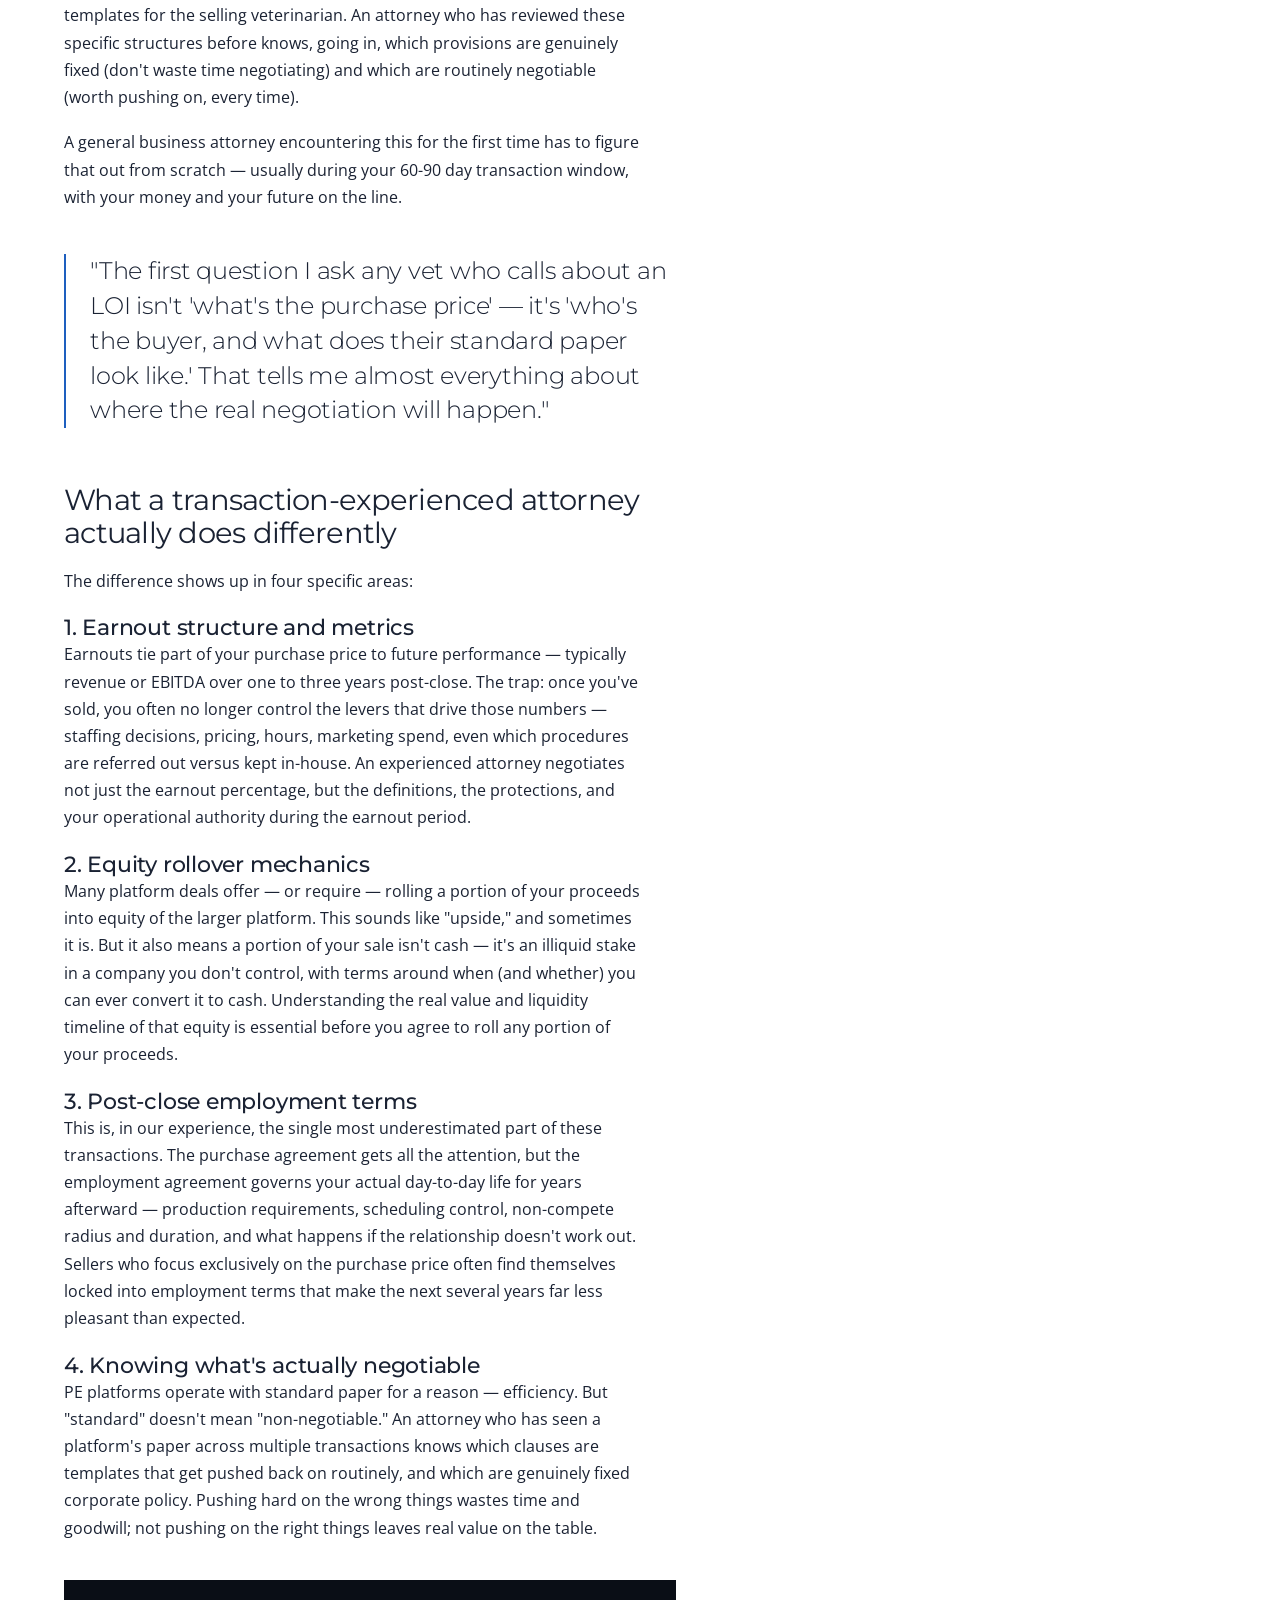
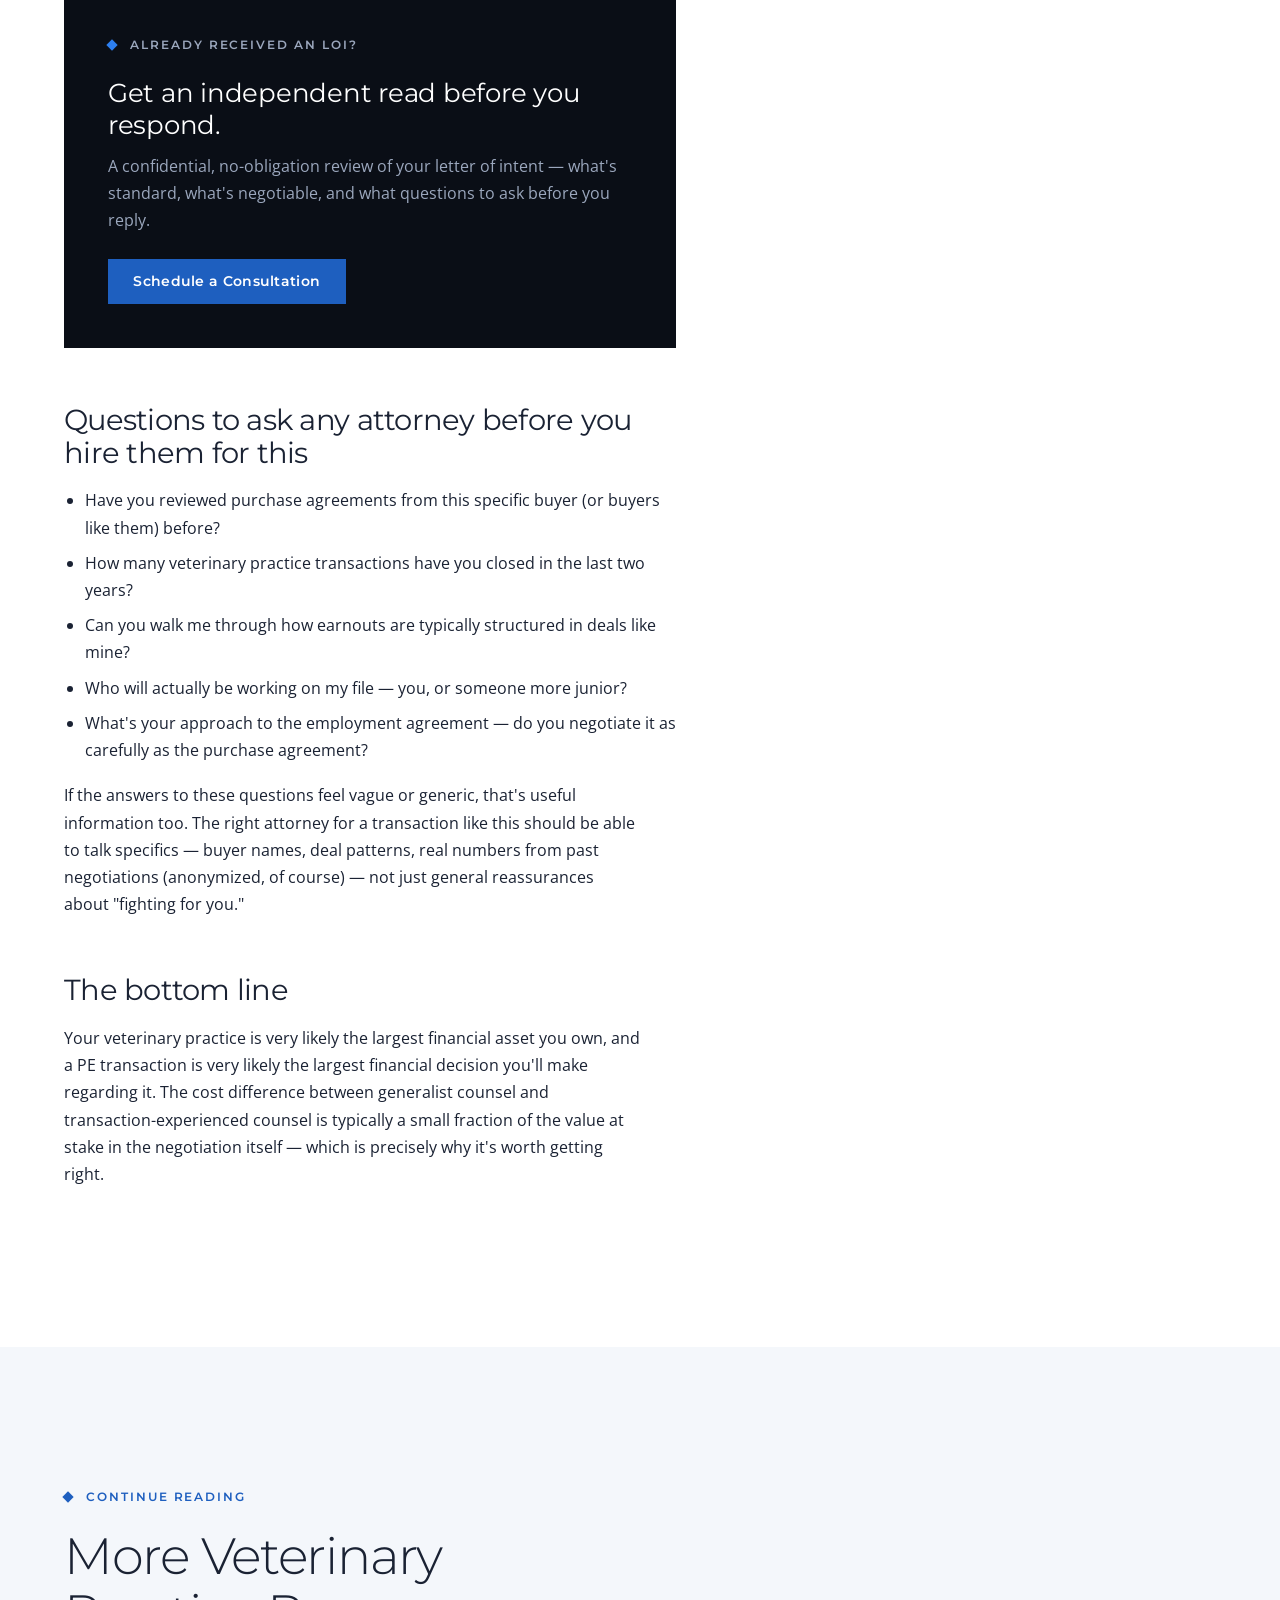
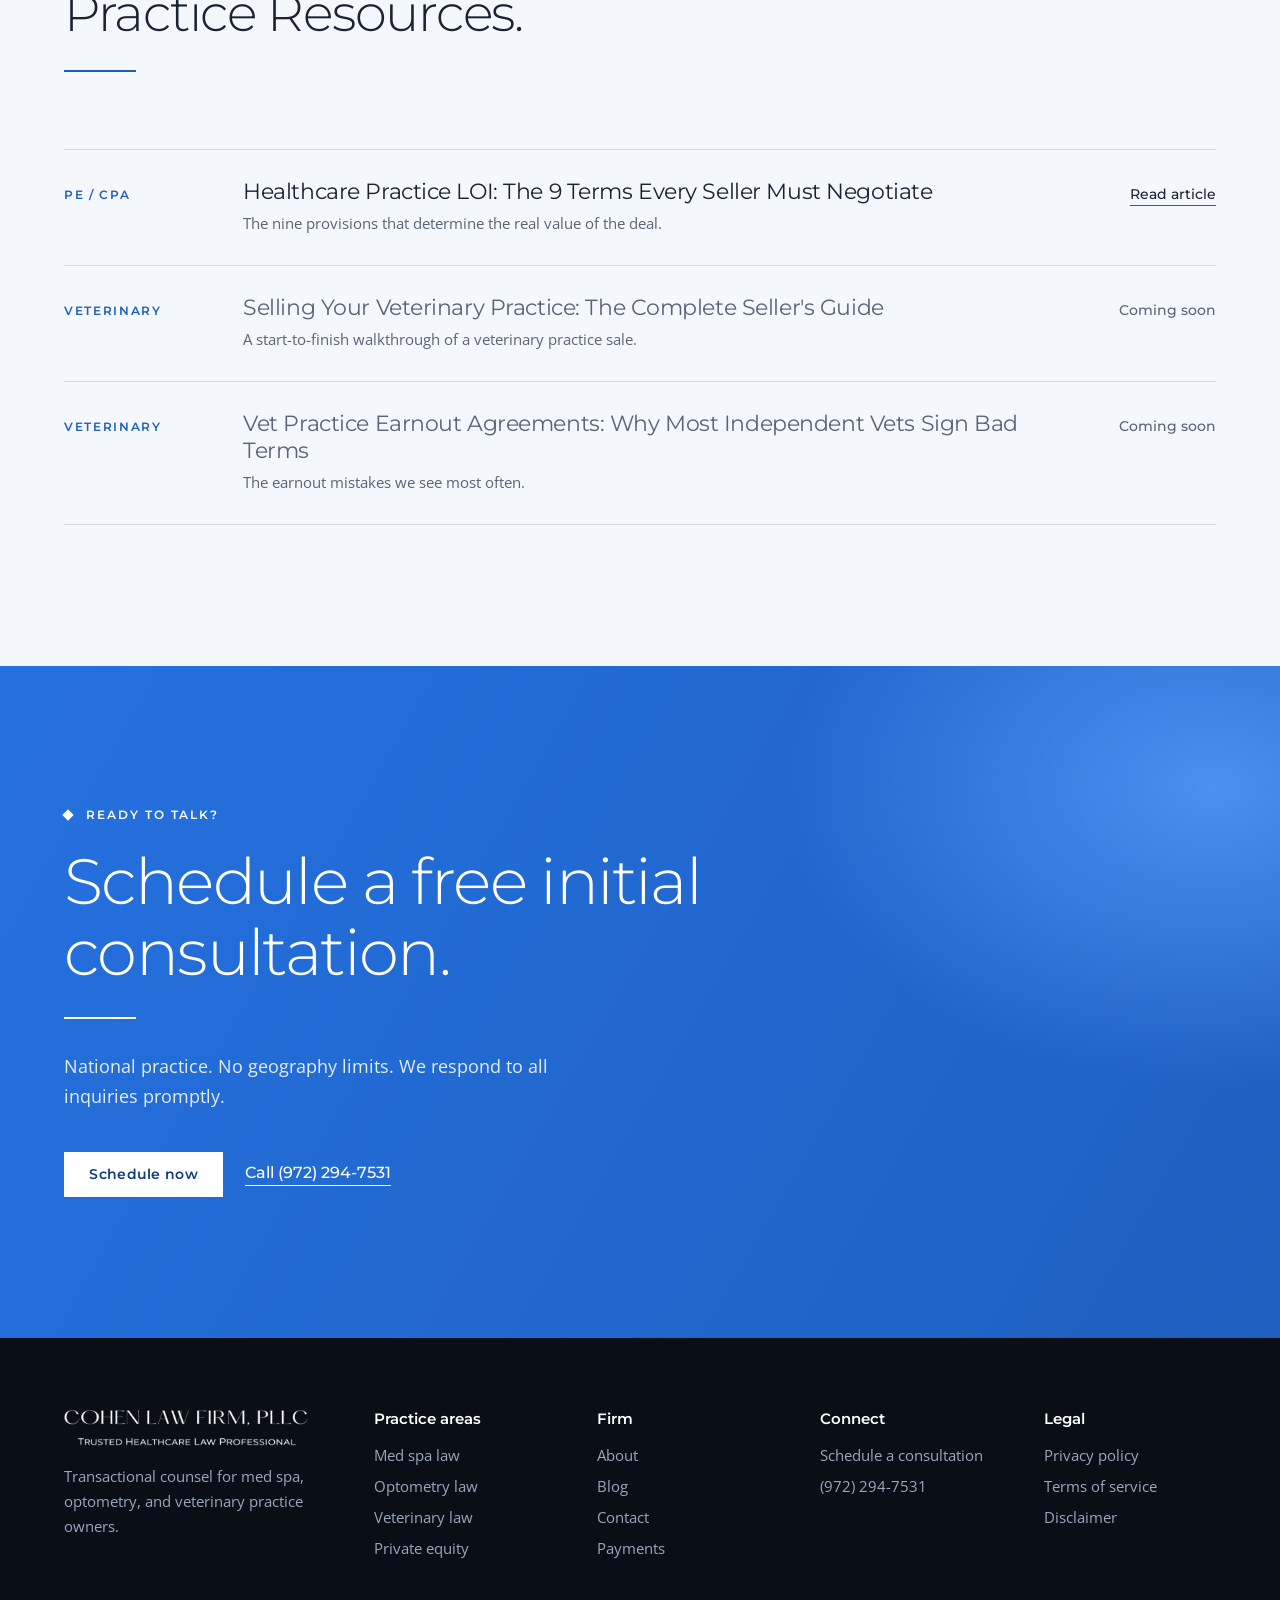
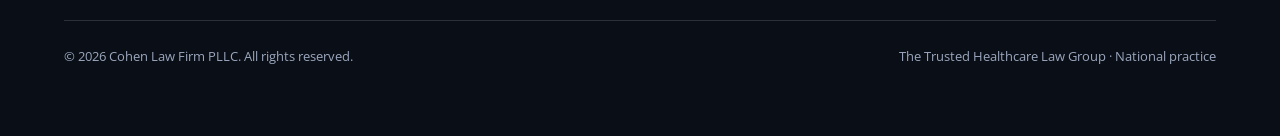
<file: blog/veterinary-attorney-what-to-look-for.html>
<!doctype html>
<html lang="en">
<head>
<meta charset="utf-8">
<meta name="viewport" content="width=device-width, initial-scale=1">
<meta name="robots" content="noindex">
<title>Veterinary Attorney: What to Look for When Your Practice Is on the Line | Cohen Law Firm PLLC</title>
<meta name="description" content="What separates a generalist attorney from a veterinary transaction specialist, and why that difference matters when a PE platform makes an offer.">
<link rel="preconnect" href="https://fonts.googleapis.com">
<link rel="preconnect" href="https://fonts.gstatic.com" crossorigin>
<link href="https://fonts.googleapis.com/css2?family=Montserrat:wght@300;400;500;600&family=Open+Sans:wght@400;600&display=swap" rel="stylesheet">
<script>document.documentElement.classList.add('js')</script>
<link rel="stylesheet" href="../assets/site.css">
</head>
<body>
<aside class="preview-note" role="note">Design preview prepared for Cohen Law Firm, PLLC. This is not a live firm website.</aside>
<a class="skip" href="#main">Skip to content</a>

<!-- Generated by replica/build_pages.py from replica/src/blog/veterinary-attorney-what-to-look-for.html. Edit the script, not this file. -->
<header class="header" id="header">
  <div class="wrap">
    <a class="logo" href="../index.html" aria-label="Cohen Law Firm PLLC home"><img src="../assets/logo.png" width="678" height="100" alt="Cohen Law Firm, PLLC. Trusted Healthcare Law Professional"></a>
    <button class="menu-btn" id="menuBtn" aria-expanded="false" aria-controls="nav">Menu</button>
    <nav class="nav" id="nav" aria-label="Main">
      <div class="drop">
        <a href="../index.html#practice">Practice areas</a>
        <ul>
          <li><a href="../med-spa-law.html">Med spa law</a></li>
          <li><a href="../optometry-law.html">Optometry law</a></li>
          <li><a href="../veterinary-law.html">Veterinary law</a></li>
          <li><a href="../private-equity-transactions.html">Private equity transactions</a></li>
        </ul>
      </div>
      <a href="../about.html">About</a>
      <a href="../blog/index.html" aria-current="page">Blog</a>
      <a href="../contact.html">Contact</a>
    </nav>
    <div class="header-cta">
      <a href="tel:+19722947531">(972) 294-7531</a>
      <a class="btn btn--ghost" href="../contact.html">Schedule now</a>
    </div>
  </div>
</header>

<main id="main">

<section class="page-hero" style="background-image:url(../assets/vert-veterinary.jpg)">
  <div class="wrap">
    <p class="crumbs"><a href="../index.html">Home</a><span>/</span><a href="../blog/index.html">Blog</a><span>/</span>Veterinary</p>
    <p class="eyebrow">Veterinary &middot; 8 min read</p>
    <h1>Veterinary Attorney: What to Look for When Your Practice Is on the Line.</h1><i class="rule"></i>
    
    
    <p class="byline"><img src="../assets/david-cohen.webp" width="52" height="52" alt=""><span>David Cohen, JD<small>Managing Attorney, Cohen Law Firm PLLC</small></span></p>
  </div>
</section>

<section class="white">
  <div class="wrap article">
    <article class="prose">
<p>If you own a veterinary practice, there's a reasonable chance you've already had one of these conversations — a call from a broker, a letter from a regional development team, or a friend at a conference mentioning that "someone made them an offer." The veterinary consolidation wave is the most active in healthcare right now, and NVA, VCA (Mars), Thrive Pet Healthcare, Pathway Vet Alliance, and Southern Veterinary Partners are all actively building.</p>
<p>At some point — whether that's now, in two years, or in ten — you'll likely face a decision about your practice's future that involves a transaction. And when that moment comes, the attorney you choose to represent you will materially affect the outcome. Not in a vague "good legal advice matters" way, but in specific, dollar-denominated ways: the earnout terms you accept, the equity rollover structure you agree to, and the employment terms that govern your life for the next three to five years.</p>
<h2>Why "my regular attorney" usually isn't the right call</h2>
<p>Most veterinary practice owners have a relationship with a local attorney — someone who helped with a lease, maybe an employment dispute, perhaps the original practice formation. That attorney is often perfectly competent at general business law. But a PE platform acquisition isn't general business law. It's a specific, recurring transaction type with patterns that only become visible after you've seen dozens of them.</p>
<p>Here's what that means in practice. NVA, VCA, Thrive, and Pathway each have standard deal structures — not identical, but recognizable. Their purchase agreements use similar frameworks for earnouts, similar approaches to equity rollover, and similar employment agreement templates for the selling veterinarian. An attorney who has reviewed these specific structures before knows, going in, which provisions are genuinely fixed (don't waste time negotiating) and which are routinely negotiable (worth pushing on, every time).</p>
<p>A general business attorney encountering this for the first time has to figure that out from scratch — usually during your 60-90 day transaction window, with your money and your future on the line.</p>
<blockquote>"The first question I ask any vet who calls about an LOI isn't 'what's the purchase price' — it's 'who's the buyer, and what does their standard paper look like.' That tells me almost everything about where the real negotiation will happen."</blockquote>
<h2>What a transaction-experienced attorney actually does differently</h2>
<p>The difference shows up in four specific areas:</p>
<h3>1. Earnout structure and metrics</h3>
<p>Earnouts tie part of your purchase price to future performance — typically revenue or EBITDA over one to three years post-close. The trap: once you've sold, you often no longer control the levers that drive those numbers — staffing decisions, pricing, hours, marketing spend, even which procedures are referred out versus kept in-house. An experienced attorney negotiates not just the earnout percentage, but the definitions, the protections, and your operational authority during the earnout period.</p>
<h3>2. Equity rollover mechanics</h3>
<p>Many platform deals offer — or require — rolling a portion of your proceeds into equity of the larger platform. This sounds like "upside," and sometimes it is. But it also means a portion of your sale isn't cash — it's an illiquid stake in a company you don't control, with terms around when (and whether) you can ever convert it to cash. Understanding the real value and liquidity timeline of that equity is essential before you agree to roll any portion of your proceeds.</p>
<h3>3. Post-close employment terms</h3>
<p>This is, in our experience, the single most underestimated part of these transactions. The purchase agreement gets all the attention, but the employment agreement governs your actual day-to-day life for years afterward — production requirements, scheduling control, non-compete radius and duration, and what happens if the relationship doesn't work out. Sellers who focus exclusively on the purchase price often find themselves locked into employment terms that make the next several years far less pleasant than expected.</p>
<h3>4. Knowing what's actually negotiable</h3>
<p>PE platforms operate with standard paper for a reason — efficiency. But "standard" doesn't mean "non-negotiable." An attorney who has seen a platform's paper across multiple transactions knows which clauses are templates that get pushed back on routinely, and which are genuinely fixed corporate policy. Pushing hard on the wrong things wastes time and goodwill; not pushing on the right things leaves real value on the table.</p>
<aside class="callout"><p class="eyebrow">Already received an LOI?</p><h3>Get an independent read before you respond.</h3><p>A confidential, no-obligation review of your letter of intent — what's standard, what's negotiable, and what questions to ask before you reply.</p><a class="btn" href="../contact.html">Schedule a Consultation</a></aside>
<h2>Questions to ask any attorney before you hire them for this</h2>
<ul><li>Have you reviewed purchase agreements from this specific buyer (or buyers like them) before?</li> <li>How many veterinary practice transactions have you closed in the last two years?</li> <li>Can you walk me through how earnouts are typically structured in deals like mine?</li> <li>Who will actually be working on my file — you, or someone more junior?</li> <li>What's your approach to the employment agreement — do you negotiate it as carefully as the purchase agreement?</li></ul>
<p>If the answers to these questions feel vague or generic, that's useful information too. The right attorney for a transaction like this should be able to talk specifics — buyer names, deal patterns, real numbers from past negotiations (anonymized, of course) — not just general reassurances about "fighting for you."</p>
<h2>The bottom line</h2>
<p>Your veterinary practice is very likely the largest financial asset you own, and a PE transaction is very likely the largest financial decision you'll make regarding it. The cost difference between generalist counsel and transaction-experienced counsel is typically a small fraction of the value at stake in the negotiation itself — which is precisely why it's worth getting right.</p>
    </article>
    <aside class="aside">
      <div class="card">
        <img src="../assets/david-cohen.webp" width="52" height="52" alt="">
        <h2>David Cohen, JD</h2>
        <p>Managing Attorney</p>
        <p>300+ healthcare practice transactions per year, including veterinary, optometry, and med spa PE sell-side representation.</p>
      </div>
      <div class="card"><p class="eyebrow">Related articles</p><ul><li><a href="../blog/healthcare-practice-loi-9-terms.html">Healthcare Practice LOI: 9 Terms to Negotiate</a></li></ul></div>
    </aside>
  </div>
</section>

<section class="mist">
  <div class="wrap">
    <div class="head">
      <div><p class="eyebrow">Continue reading</p><h2 class="rv">More Veterinary Practice Resources.</h2><i class="rule"></i></div>
      
    </div>
    <ul class="rows"><li data-cat="PE / CPA"><a href="../blog/healthcare-practice-loi-9-terms.html"><small>PE / CPA</small><div><strong>Healthcare Practice LOI: The 9 Terms Every Seller Must Negotiate</strong><span>The nine provisions that determine the real value of the deal.</span></div><em>Read article</em></a></li><li data-cat="Veterinary" class="soon"><div><small>Veterinary</small><div><strong>Selling Your Veterinary Practice: The Complete Seller's Guide</strong><span>A start-to-finish walkthrough of a veterinary practice sale.</span></div><em>Coming soon</em></div></li><li data-cat="Veterinary" class="soon"><div><small>Veterinary</small><div><strong>Vet Practice Earnout Agreements: Why Most Independent Vets Sign Bad Terms</strong><span>The earnout mistakes we see most often.</span></div><em>Coming soon</em></div></li></ul>
  </div>
</section>

<section class="closing" id="contact">
  <div class="wrap">
    <p class="eyebrow">Ready to talk?</p>
    <h2 class="rv">Schedule a free initial consultation.</h2><i class="rule"></i>
    <p class="lede">National practice. No geography limits. We respond to all inquiries promptly.</p>
    <div class="hero-actions">
      <a class="btn" href="../contact.html">Schedule now</a>
      <a class="link" href="tel:+19722947531">Call (972) 294-7531</a>
    </div>
  </div>
</section>
</main>

<footer>
  <div class="wrap">
    <div class="foot">
      <div>
        <img src="../assets/logo.png" width="678" height="100" alt="Cohen Law Firm, PLLC" loading="lazy">
        <p>Transactional counsel for med spa, optometry, and veterinary practice owners.</p>
      </div>
      <div>
        <h3>Practice areas</h3>
        <ul>
          <li><a href="../med-spa-law.html">Med spa law</a></li>
          <li><a href="../optometry-law.html">Optometry law</a></li>
          <li><a href="../veterinary-law.html">Veterinary law</a></li>
          <li><a href="../private-equity-transactions.html">Private equity</a></li>
        </ul>
      </div>
      <div>
        <h3>Firm</h3>
        <ul>
          <li><a href="../about.html">About</a></li>
          <li><a href="../blog/index.html">Blog</a></li>
          <li><a href="../contact.html">Contact</a></li>
          <li><a href="https://secure.lawpay.com/pages/cohenlawfirmpllc/operating">Payments</a></li>
        </ul>
      </div>
      <div>
        <h3>Connect</h3>
        <ul>
          <li><a href="../contact.html">Schedule a consultation</a></li>
          <li><a href="tel:+19722947531">(972) 294-7531</a></li>
        </ul>
      </div>
      <div>
        <h3>Legal</h3>
        <ul>
          <li><a href="../privacy-policy.html">Privacy policy</a></li>
          <li><a href="../terms-of-service.html">Terms of service</a></li>
          <li><a href="../disclaimer.html">Disclaimer</a></li>
        </ul>
      </div>
    </div>
    <div class="legal">
      <span>&copy; 2026 Cohen Law Firm PLLC. All rights reserved.</span>
      <span>The Trusted Healthcare Law Group &middot; National practice</span>
    </div>
  </div>
</footer>

<script src="../assets/site.js"></script>
</body>
</html>
</file>
<file: assets/site.css>
/* Cohen Law Firm PLLC, healthcare group. Same motion and layout vocabulary as the
   Cohen Law Firm and Cohen Property Law sites; palette and light/dark rhythm follow the healthcare draft. */

/* ---------- tokens ---------- */
:root{
  --ink:#0a0e16;
  --ink-2:#11182a;
  --blue:#1e5fbf;
  --blue-bright:#2d7ff0;
  --blue-deep:#0f3d80;
  --mist:#f4f7fb;
  --text:#1a2233;
  --display:"Montserrat",system-ui,sans-serif;
  --body:"Open Sans",system-ui,sans-serif;
  --gutter:clamp(20px,5vw,72px);
  --section:clamp(80px,11vw,168px);
  --ease:cubic-bezier(.2,.7,.1,1);
  /* theme: dark by default, .mist and .white sections flip these */
  --fg:#fff;
  --mute:#9ba7bd;
  --line:rgba(255,255,255,.14);
  --accent:var(--blue-bright);
  --sweep:#fff;
  --sweep-fg:var(--ink);
}
.mist,.white{--fg:var(--text);--mute:#5a6477;--line:rgba(10,14,22,.13);--accent:var(--blue);--sweep:var(--ink);--sweep-fg:#fff;background:var(--mist);color:var(--fg)}
.white{background:#fff}

*,*::before,*::after{box-sizing:border-box}
html{scroll-behavior:smooth;-webkit-text-size-adjust:100%}
body{margin:0;background:var(--ink);color:var(--fg);font:400 1rem/1.7 var(--body);-webkit-font-smoothing:antialiased}
img,video{display:block;max-width:100%}
a{color:inherit;text-decoration:none}
h1,h2,h3,p,ul,ol,dl,dd,figure,blockquote{margin:0;padding:0}
ul,ol{list-style:none}
:focus-visible{outline:2px solid var(--accent);outline-offset:4px}
.wrap{max-width:1360px;margin-inline:auto;padding-inline:var(--gutter)}
.skip{position:absolute;left:-999px}
.skip:focus{left:16px;top:16px;z-index:99;background:#fff;color:var(--ink);padding:10px 16px}

/* ---------- type ---------- */
h1,h2,h3{font-family:var(--display);font-weight:300;letter-spacing:-.025em}
h2{font-size:clamp(1.9rem,4vw,3.2rem);line-height:1.12}
h3{font-size:1.4rem;line-height:1.25;font-weight:500;letter-spacing:-.01em}
p{max-width:64ch}
.lede{font-size:clamp(1.05rem,1.4vw,1.2rem);color:var(--mute);max-width:56ch}
.quiet{color:var(--mute)}
.blue{color:var(--blue-bright)}
.eyebrow{display:flex;align-items:center;gap:14px;margin-bottom:22px;font:600 .76rem/1.4 var(--display);letter-spacing:.16em;text-transform:uppercase;color:var(--accent)}
.eyebrow::before{content:"";width:8px;height:8px;background:var(--accent);transform:rotate(45deg);flex:none}

/* heading reveal: one pattern, headings only */
.js .rv{clip-path:inset(0 0 100% 0);transform:translateY(.4em);transition:clip-path 1s var(--ease),transform 1s var(--ease)}
.js .rv.in{clip-path:inset(0 0 -15% 0);transform:none}
.rule{display:block;width:72px;height:2px;background:var(--accent);margin-top:28px;transform-origin:left}
.js .rv + .rule{transform:scaleX(0);transition:transform 1s var(--ease) .25s}
.js .rv.in + .rule{transform:none}

/* ---------- buttons and links ---------- */
.btn{position:relative;display:inline-flex;align-items:center;gap:.7em;padding:1em 1.7em;font:600 .9rem/1 var(--display);letter-spacing:.02em;border:1px solid var(--blue);color:#fff;background:var(--blue);overflow:hidden;isolation:isolate;transition:color .45s var(--ease),border-color .45s var(--ease)}
.btn::before{content:"";position:absolute;inset:0;background:var(--sweep);transform:scaleX(0);transform-origin:left;transition:transform .45s var(--ease);z-index:-1}
.btn:hover,.btn:focus-visible{color:var(--sweep-fg);border-color:var(--sweep)}
.btn:hover::before,.btn:focus-visible::before{transform:none}
.btn--ghost{background:transparent;border-color:rgba(255,255,255,.42)}
.link{display:inline-block;font:500 1rem var(--display);padding-bottom:4px;background:linear-gradient(var(--accent),var(--accent)) left bottom/100% 1px no-repeat;transition:background-size .45s var(--ease)}
.link:hover{background-size:0 1px;background-position:right bottom}

/* ---------- header ---------- */
.header{position:fixed;inset:0 0 auto 0;z-index:50;transition:background .4s,backdrop-filter .4s,border-color .4s;border-bottom:1px solid transparent}
.header.scrolled{background:rgba(10,14,22,.84);backdrop-filter:blur(14px);-webkit-backdrop-filter:blur(14px);border-color:var(--line)}
.header .wrap{display:flex;align-items:center;gap:32px;height:92px;transition:height .4s var(--ease)}
.header.scrolled .wrap{height:68px}
.logo img{height:40px;width:auto;transition:height .4s var(--ease)}
.header.scrolled .logo img{height:32px}
@media (max-width:560px){.logo img{height:32px}}
.nav{display:flex;gap:clamp(18px,2.2vw,34px);margin-left:auto;font:500 .9rem var(--display)}
.nav a{position:relative;padding:8px 0}
.nav a::after{content:"";position:absolute;left:0;right:0;bottom:2px;height:1px;background:var(--accent);transform:scaleX(0);transform-origin:right;transition:transform .4s var(--ease)}
.nav a:hover::after,.nav a:focus-visible::after{transform:none;transform-origin:left}
.nav [aria-current]::after{transform:none}
.drop{position:relative}
.drop>a{display:block}
.drop ul{position:absolute;left:-20px;top:100%;min-width:270px;padding:10px 20px;background:rgba(10,14,22,.96);border:1px solid var(--line);opacity:0;visibility:hidden;transform:translateY(8px);transition:opacity .3s,transform .4s var(--ease),visibility .3s}
.drop:hover ul,.drop:focus-within ul{opacity:1;visibility:visible;transform:none}
.drop li a{display:block;padding:9px 0}
.header-cta{display:flex;align-items:center;gap:20px;font:500 .9rem var(--display)}
.header-cta .btn{padding:.8em 1.2em;font-size:.82rem}
.menu-btn{display:none;margin-left:auto;background:none;border:0;color:inherit;font:500 .9rem var(--display);padding:10px 0;cursor:pointer}
@media (max-width:1180px){
  .menu-btn{display:block}
  .nav,.header-cta{display:none}
  .header.open{background:var(--ink);height:100dvh;overflow:auto}
  .header.open .wrap{flex-wrap:wrap;height:auto;padding-block:22px;row-gap:28px}
  .header.open .nav{display:flex;flex-direction:column;gap:6px;width:100%;margin:0;font:300 1.8rem/1.4 var(--display)}
  .drop ul{position:static;min-width:0;padding:0 0 8px 18px;background:none;border:0;opacity:1;visibility:visible;transform:none;font:400 1.05rem/1.4 var(--display);color:var(--mute)}
  .drop li a{padding:6px 0}
  .header.open .header-cta{display:flex;flex-direction:column;align-items:flex-start;width:100%;padding-top:20px;border-top:1px solid var(--line)}
}

/* ---------- hero ---------- */
.hero{--line:rgba(255,255,255,.34);--mute:rgba(255,255,255,.86);--sweep:var(--ink);--sweep-fg:#fff;position:relative;min-height:100svh;display:flex;align-items:flex-end;overflow:hidden;isolation:isolate;padding:0;background:var(--blue-deep)}
.hero video{position:absolute;inset:0;width:100%;height:100%;object-fit:cover;z-index:-2;filter:saturate(1.15) brightness(1.06)}
.hero h1,.hero-sub p{text-shadow:0 1px 24px rgba(15,61,128,.55)}
/* the draft's bright daylight blue: deeper on the left and along the bottom, where the type sits */
.hero::before{content:"";position:absolute;inset:0;z-index:-1;background:
  linear-gradient(180deg,rgba(20,74,158,.5) 0,rgba(20,74,158,0) 22%,rgba(20,74,158,0) 56%,rgba(20,74,158,.6) 100%),
  linear-gradient(90deg,rgba(24,84,176,.74) 0,rgba(38,112,220,.46) 50%,rgba(45,127,240,.24) 100%)}
.hero::after{content:"";position:absolute;inset:0;z-index:-1;background:var(--blue-deep);animation:curtain 2.2s ease-out forwards}
@keyframes curtain{to{opacity:0;visibility:hidden}}
.hero-body{width:100%;padding-top:140px}
.hero .eyebrow{color:#fff;opacity:0;animation:fade 1.2s ease .4s forwards}
.hero .eyebrow::before,.hero .rule{background:#fff}
.hero .blue{color:#b5d6ff}
.hero .btn,.page-hero .btn{background:#fff;border-color:#fff;color:var(--blue-deep)}
.hero .btn:hover,.hero .btn:focus-visible,.page-hero .btn:hover,.page-hero .btn:focus-visible{color:#fff}
.hero .link{background-image:linear-gradient(#fff,#fff)}
.hero :focus-visible,.page-hero :focus-visible{outline-color:#fff}
.hero h1{font-size:clamp(2rem,5.5vw,5rem);line-height:1.07;max-width:16em}
.line{display:block;overflow:hidden;padding-bottom:.1em;margin-bottom:-.1em}
.line>span{display:block;transform:translateY(110%);animation:rise 1.2s var(--ease) forwards;animation-delay:calc(.5s + var(--i)*.13s)}
@keyframes rise{to{transform:none}}
.hero .rule{animation:draw 1.1s var(--ease) 1.15s both}
@keyframes draw{from{transform:scaleX(0)}}
.hero-sub{display:grid;grid-template-columns:minmax(0,36rem) auto;justify-content:space-between;align-items:end;gap:32px;margin-top:32px;opacity:0;animation:fade 1.2s ease 1.3s forwards}
.hero-sub p{font-size:clamp(1rem,1.35vw,1.15rem);color:rgba(255,255,255,.88)}
.hero-actions{display:flex;flex-wrap:wrap;align-items:center;gap:22px}
@keyframes fade{to{opacity:1}}
.facts{display:grid;grid-template-columns:repeat(3,1fr);margin-top:clamp(40px,6vw,80px);border-top:1px solid var(--line);opacity:0;animation:fade 1.2s ease 1.6s forwards}
.facts div{padding:26px 24px 34px 0}
.facts div+div{padding-left:28px;border-left:1px solid var(--line)}
.facts dt{font:300 clamp(1.8rem,3.2vw,2.8rem)/1 var(--display);letter-spacing:-.02em;font-variant-numeric:tabular-nums}
.facts dd{margin-top:10px;font-size:.92rem;color:var(--mute)}
@supports (animation-timeline:scroll()){
  .hero video{animation:drift linear both;animation-timeline:scroll(root);animation-range:0 100vh}
  @keyframes drift{to{transform:scale(1.14);opacity:.5}}
}
@media (max-width:760px){
  .hero::before{background:
    linear-gradient(180deg,rgba(20,74,158,.6) 0,rgba(30,95,191,.52) 30%,rgba(20,74,158,.8) 100%)}
  .hero-sub{grid-template-columns:1fr}
  .facts{grid-template-columns:1fr}
  .facts div,.facts div+div{display:flex;align-items:baseline;gap:18px;padding:16px 0;border-left:0}
  .facts div+div{border-top:1px solid var(--line)}
  .facts dt{min-width:3.2em;font-size:1.7rem}
  .facts dd{margin:0}
}

/* ---------- sections ---------- */
section{padding-block:var(--section)}
.split,.head{display:grid;grid-template-columns:minmax(0,5fr) minmax(0,6fr);gap:clamp(32px,7vw,120px)}
.split{align-items:start}
.split .copy{display:grid;gap:22px;padding-top:.6rem}
.head{align-items:end;margin-bottom:clamp(40px,6vw,80px)}
.head .lede{padding-bottom:.4rem}
@media (max-width:860px){.split,.head{grid-template-columns:1fr}}

/* practice areas: three photographs under one blue grade, colour returns on hover */
.verts{display:grid;grid-template-columns:repeat(3,1fr);gap:clamp(24px,3vw,48px)}
.verts a{display:flex;flex-direction:column;align-items:flex-start;height:100%}
.frame{position:relative;width:100%;aspect-ratio:4/5;overflow:hidden;background:var(--blue-deep);isolation:isolate;margin-bottom:28px}
.frame img{width:100%;height:100%;object-fit:cover;filter:grayscale(1) brightness(1.18);transition:filter .8s,scale 1.4s var(--ease)}
.frame::before{content:"";position:absolute;inset:0;z-index:1;background:var(--blue-bright);mix-blend-mode:color;transition:opacity .8s}
.frame::after{content:"";position:absolute;inset:0;z-index:1;background:linear-gradient(180deg,rgba(15,61,128,0) 52%,rgba(15,61,128,.72))}
.frame b{position:absolute;left:24px;bottom:16px;z-index:2;font:300 clamp(3.4rem,6vw,5.6rem)/1 var(--display);letter-spacing:-.04em;color:#fff}
.verts a:hover .frame img,.verts a:focus-visible .frame img{filter:none;scale:1.05}
.verts a:hover .frame::before,.verts a:focus-visible .frame::before{opacity:0}
.verts .eyebrow{margin-bottom:10px}
.verts h3{font-size:clamp(1.4rem,2vw,1.8rem);font-weight:400;letter-spacing:-.02em}
.verts p{margin-top:12px;color:var(--mute)}
.ticks{display:grid;gap:10px;margin:20px 0 28px;width:100%;padding-top:20px;border-top:1px solid var(--line)}
.ticks li{position:relative;padding-left:24px;font-size:.95rem}
.ticks li::before{content:"";position:absolute;left:2px;top:.62em;width:7px;height:7px;background:var(--accent);transform:rotate(45deg)}
.verts .link{margin-top:auto}
@media (max-width:980px){
  .verts{grid-template-columns:1fr;gap:64px}
  .frame{aspect-ratio:16/10}
}

/* private equity: slow blue light behind the type */
.pe{position:relative;overflow:hidden;isolation:isolate}
.pe::before{content:"";position:absolute;inset:-20%;z-index:-1;background:
  radial-gradient(38% 46% at 18% 28%,rgba(45,127,240,.26),transparent 70%),
  radial-gradient(34% 44% at 84% 72%,rgba(30,95,191,.24),transparent 70%);animation:aurora 22s ease-in-out infinite alternate}
@keyframes aurora{to{transform:translate3d(7%,-5%,0) rotate(10deg) scale(1.12)}}
.stance{padding-left:20px;border-left:2px solid var(--blue-bright);font:400 clamp(1.15rem,1.6vw,1.4rem)/1.4 var(--display);letter-spacing:-.01em;color:#fff}
.acq{margin-top:clamp(56px,8vw,112px)}
.acq-grid{display:grid;grid-template-columns:repeat(3,1fr);gap:clamp(24px,4vw,64px);margin-top:8px}
.acq h4{margin:0 0 6px;padding-bottom:16px;border-bottom:1px solid var(--line);font:500 1.4rem var(--display);letter-spacing:-.01em}
.acq li{padding:13px 0;border-bottom:1px solid var(--line);color:var(--mute);transition:color .3s,padding-left .45s var(--ease)}
.acq li:hover{color:#fff;padding-left:10px}
.pull{margin-top:clamp(56px,8vw,112px);font:300 clamp(1.5rem,3.2vw,2.7rem)/1.28 var(--display);letter-spacing:-.02em;max-width:22em}
@media (max-width:760px){.acq-grid{grid-template-columns:1fr;gap:40px}}

/* about */
.portrait{position:relative;isolation:isolate;max-width:420px;margin-right:24px}
.portrait img{width:100%;height:auto}
.portrait::before{content:"";position:absolute;inset:24px -24px -24px 24px;border:1px solid var(--blue);z-index:-1}
.portrait figcaption{position:absolute;left:0;bottom:0;padding:14px 20px;background:var(--ink);color:#fff;font:500 1rem/1.3 var(--display)}
.portrait figcaption small{display:block;margin-top:2px;font:400 .8rem var(--body);color:#9ba7bd}
@supports (animation-timeline:view()){
  .portrait::before{animation:frame linear both;animation-timeline:view();animation-range:entry 10% cover 45%}
  @keyframes frame{from{inset:0}}
}
@media (max-width:860px){.portrait{max-width:340px}}

/* team */
.team{display:grid;grid-template-columns:repeat(4,1fr);gap:clamp(20px,3vw,44px)}
.team a{display:block}
.team div{overflow:hidden;background:var(--ink-2)}
.team img{width:100%;height:auto;aspect-ratio:460/602;object-fit:cover;filter:grayscale(1) contrast(1.05);transition:filter .6s,scale 1.2s var(--ease)}
.team a:hover img,.team a:focus-visible img{filter:none;scale:1.04}
.team h3{position:relative;margin-top:22px;padding-top:18px;font-size:1.3rem;border-top:1px solid var(--line)}
.team h3::before{content:"";position:absolute;left:0;top:-1px;width:100%;height:2px;background:var(--blue-bright);transform:scaleX(0);transform-origin:left;transition:transform .6s var(--ease)}
.team a:hover h3::before,.team a:focus-visible h3::before{transform:none}
.team p{font-size:.85rem;color:var(--mute)}
.after{display:flex;flex-wrap:wrap;justify-content:space-between;align-items:baseline;gap:20px 48px;margin-top:clamp(48px,6vw,80px);padding-top:28px;border-top:1px solid var(--line)}
.after p{font:300 clamp(1.15rem,1.7vw,1.45rem)/1.4 var(--display);letter-spacing:-.01em;max-width:34em}
@media (hover:none){.team img{filter:none}}
@media (max-width:860px){.team{grid-template-columns:repeat(2,1fr);row-gap:44px}}

/* client results */
.quotes{display:grid;grid-template-columns:repeat(3,1fr);gap:clamp(28px,4vw,64px)}
.quotes figure{position:relative;display:flex;flex-direction:column;padding-top:32px;border-top:1px solid var(--line)}
.quotes figure::before{content:"";position:absolute;top:-1px;left:0;width:72px;height:2px;background:var(--accent)}
.quotes blockquote{font:300 clamp(1.15rem,1.55vw,1.4rem)/1.5 var(--display);letter-spacing:-.01em}
.quotes figcaption{margin-top:auto;padding-top:28px;font-size:.9rem;color:var(--mute)}
.quotes figcaption b{display:block;color:var(--fg);font:600 .95rem var(--display)}
@media (max-width:860px){.quotes{grid-template-columns:1fr;gap:48px}}

/* closing */
.closing{--sweep:var(--ink);--sweep-fg:#fff;position:relative;overflow:hidden;isolation:isolate;background:linear-gradient(120deg,#2571e0 0,var(--blue) 100%)}
.closing::before{content:"";position:absolute;inset:-30%;z-index:-1;background:radial-gradient(30% 40% at 78% 30%,rgba(90,160,255,.75),transparent 70%);animation:aurora 18s ease-in-out infinite alternate}
.closing .eyebrow{color:#fff}
.closing .eyebrow::before,.closing .rule{background:#fff}
.closing h2{font-size:clamp(2rem,5vw,4.2rem);max-width:14em}
.closing .lede{margin-top:32px;color:rgba(255,255,255,.88)}
.closing .hero-actions{margin-top:40px}
.closing .btn{background:#fff;border-color:#fff;color:var(--blue-deep)}
.closing .btn:hover,.closing .btn:focus-visible{color:#fff}
.closing .link{background-image:linear-gradient(#fff,#fff)}
.closing :focus-visible{outline-color:#fff}

/* footer */
footer{padding-block:72px 28px;font-size:.92rem;color:var(--mute)}
.foot{display:grid;grid-template-columns:1.5fr repeat(4,1fr);gap:clamp(28px,4vw,56px)}
.foot h3{font:600 .92rem var(--display);color:#fff;margin-bottom:12px;letter-spacing:0}
.foot img{height:36px;width:auto;margin-bottom:18px}
.foot li{padding:3px 0}
.foot a,.legal a{transition:color .3s}
.foot a:hover,.legal a:hover{color:#fff}
.legal{display:flex;flex-wrap:wrap;gap:8px 28px;margin-top:56px;padding-top:24px;border-top:1px solid var(--line);font-size:.84rem}
.legal span:first-child{margin-right:auto}
@media (max-width:980px){.foot{grid-template-columns:1fr 1fr}.foot>div:first-child{grid-column:1/-1}}
@media (max-width:420px){.foot{grid-template-columns:1fr}}

/* ---------- inner pages (built by replica/build_pages.py) ---------- */
.page-hero{--line:rgba(255,255,255,.34);--mute:rgba(255,255,255,.86);--sweep:var(--ink);--sweep-fg:#fff;position:relative;isolation:isolate;overflow:hidden;padding-block:clamp(150px,17vw,220px) clamp(56px,7vw,96px);background:var(--blue-deep) center/cover;color:#fff}
/* the page's photo is set inline as background-image; this is the same blue wash as the homepage hero */
.page-hero::before{content:"";position:absolute;inset:0;z-index:-1;background:linear-gradient(90deg,rgba(20,74,158,.9) 0,rgba(30,95,191,.68) 55%,rgba(45,127,240,.4) 100%)}
.page-hero .eyebrow{color:#fff}
.page-hero .eyebrow::before,.page-hero .rule{background:#fff}
.page-hero h1{font-size:clamp(2rem,4.6vw,4rem);line-height:1.08;max-width:18em;animation:in 1s var(--ease) .2s both}
@keyframes in{from{opacity:0;transform:translateY(24px)}}
.page-hero .rule{animation:draw 1.1s var(--ease) .8s both}
.page-hero .lede{margin-top:28px;max-width:62ch;color:rgba(255,255,255,.92);animation:in 1s var(--ease) .5s both}
.page-hero .hero-actions,.page-hero .byline,.chips{animation:in 1s var(--ease) .7s both}
.page-hero .hero-actions{margin-top:34px}
.crumbs{margin-bottom:26px;font-size:.86rem;color:rgba(255,255,255,.82)}
.crumbs span{margin-inline:9px;opacity:.6}
.crumbs a:hover{color:#fff}
.byline{display:flex;align-items:center;gap:14px;margin-top:28px;font-size:.92rem}
.byline img,.card img{width:52px;height:52px;border-radius:50%;object-fit:cover;object-position:top}
.byline small{display:block;opacity:.82}
.chips{display:flex;flex-wrap:wrap;gap:10px;margin-top:34px}
.chips button{padding:.65em 1.15em;border:1px solid rgba(255,255,255,.5);background:none;color:#fff;font:500 .85rem var(--display);cursor:pointer;transition:background .3s,color .3s,border-color .3s}
.chips button:hover{border-color:#fff}
.chips [aria-pressed=true]{background:#fff;border-color:#fff;color:var(--blue-deep)}

.lead{display:grid;grid-template-columns:minmax(0,7fr) minmax(280px,4fr);gap:clamp(40px,7vw,120px);align-items:start}
.lead .copy{display:grid;gap:20px}
.lead .copy p{color:var(--mute)}
.lead .copy p:first-child{font-size:clamp(1.05rem,1.4vw,1.2rem);color:var(--fg)}
.statcard{--fg:#fff;--mute:#9ba7bd;--line:rgba(255,255,255,.14);--accent:var(--blue-bright);position:sticky;top:96px;padding:clamp(24px,3vw,36px);background:var(--ink);color:#fff}
.statcard .eyebrow{margin-bottom:8px}
.statcard dl div{padding:18px 0;border-top:1px solid var(--line)}
.statcard dl div:first-child{border-top:0}
.statcard dt{font:300 clamp(1.7rem,2.4vw,2.2rem)/1.1 var(--display);letter-spacing:-.02em}
.statcard dd{margin-top:6px;font-size:.9rem;color:var(--mute)}
.statcard--info dt{font:600 .74rem var(--display);letter-spacing:.14em;text-transform:uppercase;color:var(--mute)}
.statcard--info dd{font-size:1.02rem;color:#fff}
.statcard--info a{background:linear-gradient(var(--accent),var(--accent)) left bottom/100% 1px no-repeat}
@media (max-width:980px){.lead{grid-template-columns:1fr}.statcard{position:static}}

.cards{display:grid;grid-template-columns:repeat(3,1fr);gap:0 clamp(28px,4vw,64px);counter-reset:c}
.cards li{position:relative;padding:28px 0 40px;border-top:1px solid var(--line);counter-increment:c}
.cards li::before{content:counter(c,decimal-leading-zero);display:block;margin-bottom:14px;font:600 .78rem var(--display);letter-spacing:.14em;color:var(--accent)}
.cards li::after{content:"";position:absolute;top:-1px;left:0;width:100%;height:2px;background:var(--accent);transform:scaleX(0);transform-origin:left;transition:transform .6s var(--ease)}
.cards li:hover::after{transform:none}
.cards h3{font-size:1.25rem}
.cards p{margin-top:10px;font-size:.97rem;color:var(--mute)}
.cards address{margin-top:10px;font-style:normal;color:var(--mute)}
@media (max-width:980px){.cards{grid-template-columns:repeat(2,1fr)}}
@media (max-width:620px){.cards{grid-template-columns:1fr}}

.steps{counter-reset:s}
.steps li{display:grid;grid-template-columns:3.4rem minmax(0,1fr);gap:0 18px;padding:26px 0;border-top:1px solid var(--line)}
.steps li:last-child{border-bottom:1px solid var(--line)}
.steps b{font:300 2rem/1.1 var(--display);color:var(--accent)}
.steps strong{display:block;margin-bottom:6px;font:500 1.15rem/1.3 var(--display)}
.steps p{color:var(--mute)}

.aud{display:grid;grid-template-columns:repeat(auto-fit,minmax(min(100%,420px),1fr));gap:clamp(24px,3vw,48px)}
.aud li{display:grid;gap:14px;align-content:start;justify-items:start;padding:clamp(28px,4vw,52px);background:var(--mist);border-left:2px solid var(--accent)}
.aud .eyebrow{margin-bottom:0}
.aud h3{font-size:clamp(1.35rem,2.1vw,1.8rem);font-weight:400;letter-spacing:-.02em}
.aud p{color:var(--mute)}

.faq details{border-top:1px solid var(--line)}
.faq details:last-child{border-bottom:1px solid var(--line)}
.faq summary{position:relative;list-style:none;cursor:pointer;padding:24px 48px 24px 0;font:500 clamp(1.05rem,1.4vw,1.2rem)/1.35 var(--display)}
.faq summary::-webkit-details-marker{display:none}
.faq summary::before,.faq summary::after{content:"";position:absolute;right:6px;top:50%;width:16px;height:1.5px;background:var(--accent);transition:transform .45s var(--ease)}
.faq summary::after{transform:rotate(90deg)}
.faq details[open] summary::after{transform:rotate(0)}
.faq p{padding:0 48px 26px 0;color:var(--mute)}
.faq details::details-content{opacity:0;transition:opacity .5s,content-visibility .5s allow-discrete}
.faq details[open]::details-content{opacity:1}

.pull + cite{display:block;margin-top:28px;font-style:normal;color:var(--mute)}

.article{display:grid;grid-template-columns:minmax(0,1fr) minmax(240px,320px);gap:clamp(40px,7vw,120px);align-items:start}
.prose{max-width:68ch}
.prose > :first-child{margin-top:0}
.prose h2{margin:1.9em 0 .6em;font-size:clamp(1.45rem,2.3vw,1.95rem);font-weight:400;scroll-margin-top:96px}
.prose p,.prose ul,.prose ol{margin-bottom:1.15em}
.prose ul,.prose ol{padding-left:1.3em;list-style:revert}
.prose li{margin-bottom:.5em}
.prose a:not(.btn){background:linear-gradient(var(--accent),var(--accent)) left bottom/100% 1px no-repeat}
.prose blockquote{margin:1.8em 0;padding-left:24px;border-left:2px solid var(--accent);font:300 clamp(1.2rem,1.9vw,1.5rem)/1.45 var(--display);letter-spacing:-.01em}
.callout{--fg:#fff;--mute:#9ba7bd;--accent:var(--blue-bright);--sweep:#fff;--sweep-fg:var(--ink);margin:2.4em 0;padding:clamp(26px,3.5vw,44px);background:var(--ink);color:#fff}
.callout h3{font-size:clamp(1.3rem,2vw,1.6rem);font-weight:400}
.callout p{margin:12px 0 24px;color:var(--mute)}
.aside{position:sticky;top:96px;display:grid;gap:24px}
.card{padding:clamp(22px,2.5vw,30px);border:1px solid var(--line)}
.card h2{margin:12px 0 2px;font:600 1rem var(--display);letter-spacing:0}
.card p{font-size:.9rem;color:var(--mute)}
.card p + p{margin-top:12px}
.card li a{display:block;padding:11px 0;border-top:1px solid var(--line);font-size:.95rem;transition:padding-left .45s var(--ease)}
.card li a:hover{padding-left:8px}
.card ul{margin-top:12px}
@media (max-width:980px){.article{grid-template-columns:minmax(0,1fr)}.aside{position:static}}

.rows{border-top:1px solid var(--line)}
.rows li>*{display:grid;grid-template-columns:minmax(0,8rem) minmax(0,1fr) auto;gap:6px clamp(20px,4vw,56px);align-items:baseline;padding:clamp(20px,2.4vw,28px) 0;border-bottom:1px solid var(--line);transition:padding-left .5s var(--ease)}
.rows a:hover,.rows a:focus-visible{padding-left:14px}
.rows small{font:600 .74rem var(--display);letter-spacing:.14em;text-transform:uppercase;color:var(--accent)}
.rows strong{display:block;font:400 clamp(1.15rem,1.7vw,1.45rem)/1.25 var(--display);letter-spacing:-.02em}
.rows span{display:block;margin-top:6px;font-size:.95rem;color:var(--mute)}
.rows em{font:500 .88rem var(--display);font-style:normal;white-space:nowrap}
.rows a em{padding-bottom:3px;background:linear-gradient(var(--accent),var(--accent)) left bottom/100% 1px no-repeat}
.rows .soon strong,.rows .soon em{color:var(--mute)}
@media (max-width:760px){.rows li>*{grid-template-columns:1fr}}

.contact{display:grid;grid-template-columns:minmax(0,6fr) minmax(0,5fr);gap:clamp(40px,7vw,120px);align-items:start}
.contact h2{margin-bottom:16px}
.form{display:grid;gap:20px;margin-top:32px}
.form label{display:grid;gap:6px;font-size:.85rem;color:var(--mute)}
.form .two{display:grid;grid-template-columns:1fr 1fr;gap:20px}
.form input,.form select,.form textarea{width:100%;padding:12px 14px;border:1px solid var(--line);border-radius:0;background:#fff;color:var(--fg);font:inherit;font-size:1rem;transition:border-color .3s,box-shadow .3s}
.form textarea{min-height:130px;resize:vertical}
.form input:focus,.form select:focus,.form textarea:focus{outline:0;border-color:var(--accent);box-shadow:0 0 0 3px rgba(30,95,191,.16)}
button.btn{justify-self:start;cursor:pointer}
@media (max-width:860px){.contact{grid-template-columns:1fr}}
@media (max-width:520px){.form .two{grid-template-columns:1fr}}

.initials{display:grid;place-items:center;width:100%;aspect-ratio:460/602;background:var(--ink-2);color:#fff;font:300 2.6rem var(--display)}
.bios{margin-top:clamp(64px,8vw,112px)}
.bio{display:grid;grid-template-columns:180px minmax(0,1fr);gap:clamp(28px,5vw,80px);padding-block:clamp(40px,5vw,72px);border-top:1px solid var(--line);scroll-margin-top:80px}
.bio img,.bio .initials{width:180px;height:auto;aspect-ratio:460/602;object-fit:cover}
.bio h3{font-size:clamp(1.5rem,2.4vw,2rem);font-weight:400;letter-spacing:-.02em}
.bio .role{margin:.5em 0 1.1em;font:600 .76rem var(--display);letter-spacing:.16em;text-transform:uppercase;color:var(--accent)}
.bio .focus{margin-bottom:1.3em;padding-left:18px;border-left:2px solid var(--accent)}
.bio p{margin-bottom:1em;color:var(--mute)}
.bio p.focus{color:var(--fg)}
.creds{display:grid;grid-template-columns:1fr 1fr;gap:28px;margin:22px 0 26px;max-width:64ch;font-size:.92rem}
.creds h4{margin:0 0 8px;font:600 .9rem var(--display)}
.creds li{color:var(--mute)}
@media (max-width:700px){.bio{grid-template-columns:1fr}.bio img,.bio .initials{width:120px}.creds{grid-template-columns:1fr;gap:18px}}

/* rows rise as they enter; browsers without scroll timelines just show them */
@supports (animation-timeline:view()){
  .cards li,.steps li,.aud li,.rows li,.verts li,.team li,.quotes figure,.acq-grid>div{animation:up linear both;animation-timeline:view();animation-range:entry 0% cover 22%}
  @keyframes up{from{opacity:0;transform:translateY(36px)}}
}

@media (prefers-reduced-motion:reduce){
  html{scroll-behavior:auto}
  *,*::before,*::after{animation:none!important;transition:none!important}
  .line>span,.js .rv,.js .rv + .rule{transform:none;clip-path:none}
  .hero-sub,.facts,.hero .eyebrow{opacity:1}
  .hero::after{display:none}
}

/* GitHub preview only */
body{padding-bottom:calc(40px + env(safe-area-inset-bottom,0px))}
.preview-note{position:fixed;inset:auto 0 0 0;z-index:70;padding:9px 16px calc(9px + env(safe-area-inset-bottom,0px));background:#000;color:#fff;border-top:1px solid rgba(255,255,255,.28);font:500 .8rem/1.4 var(--body);text-align:center}
</file>
